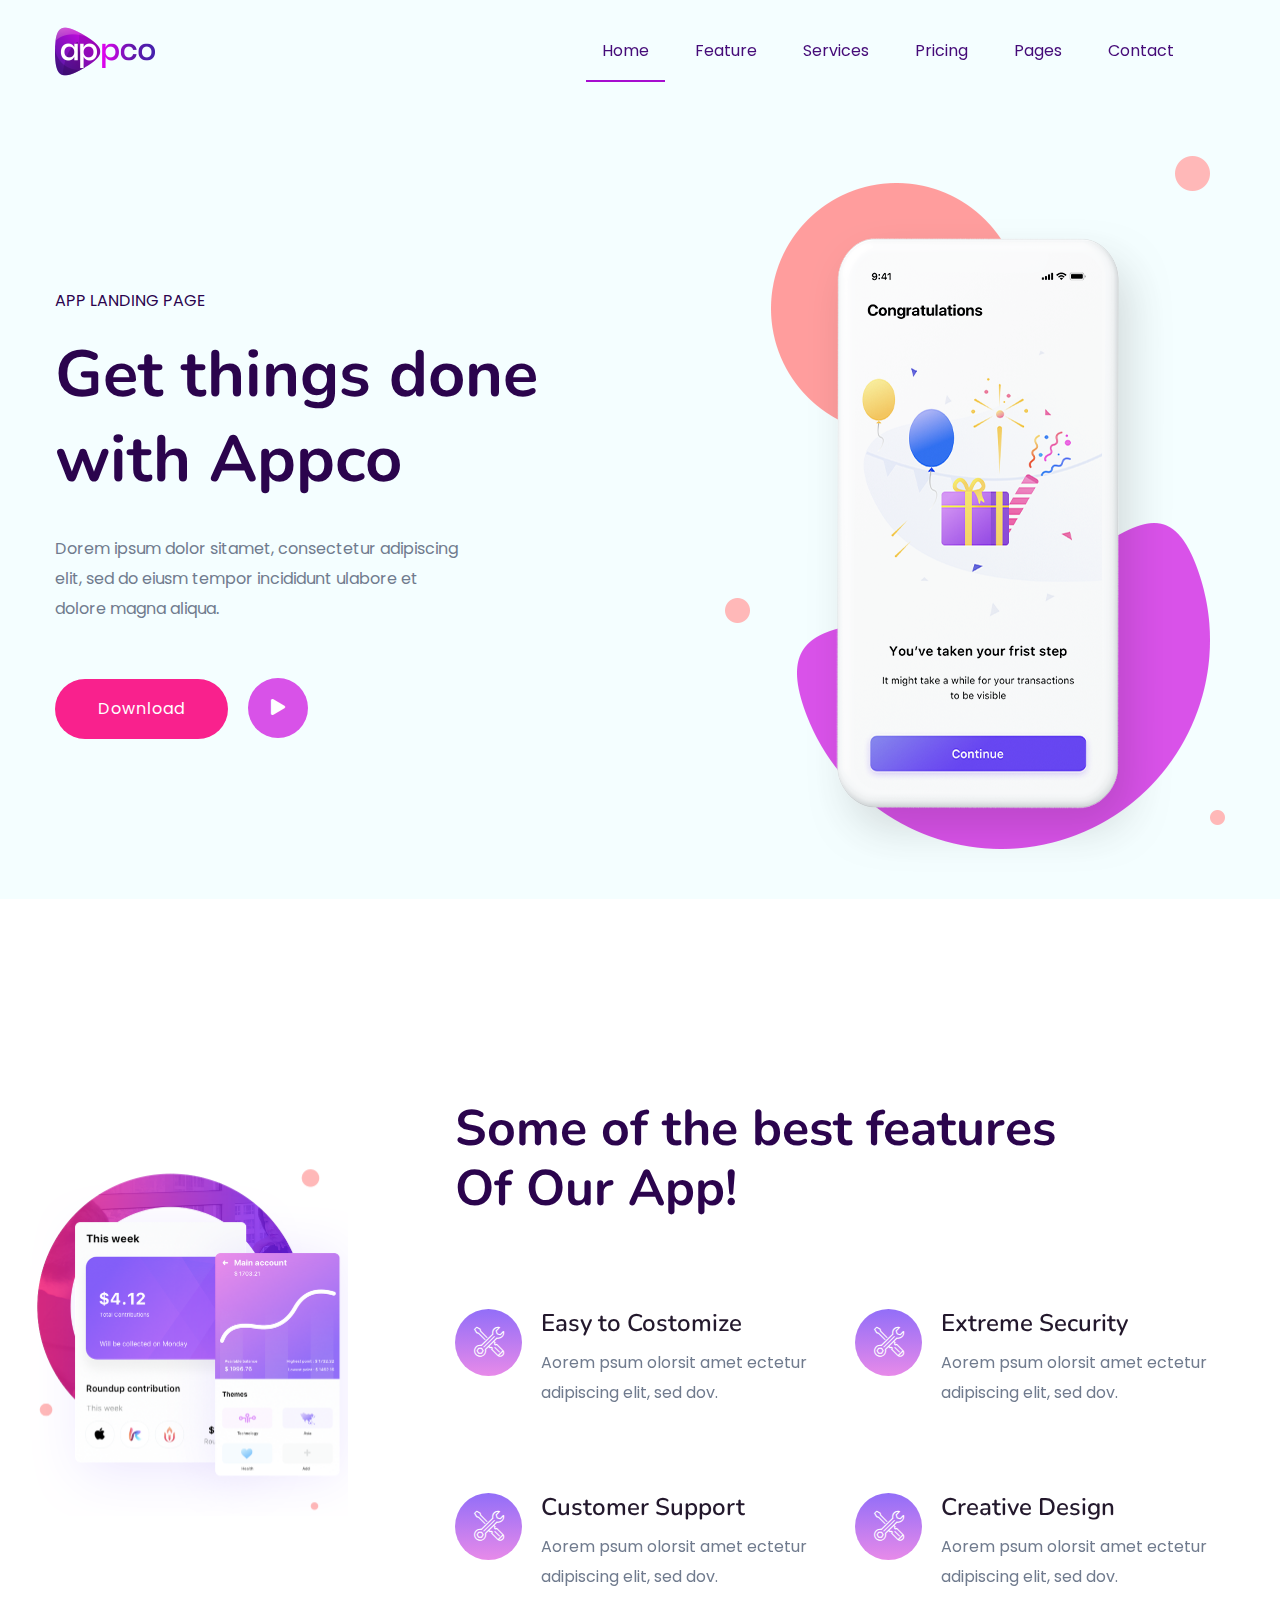
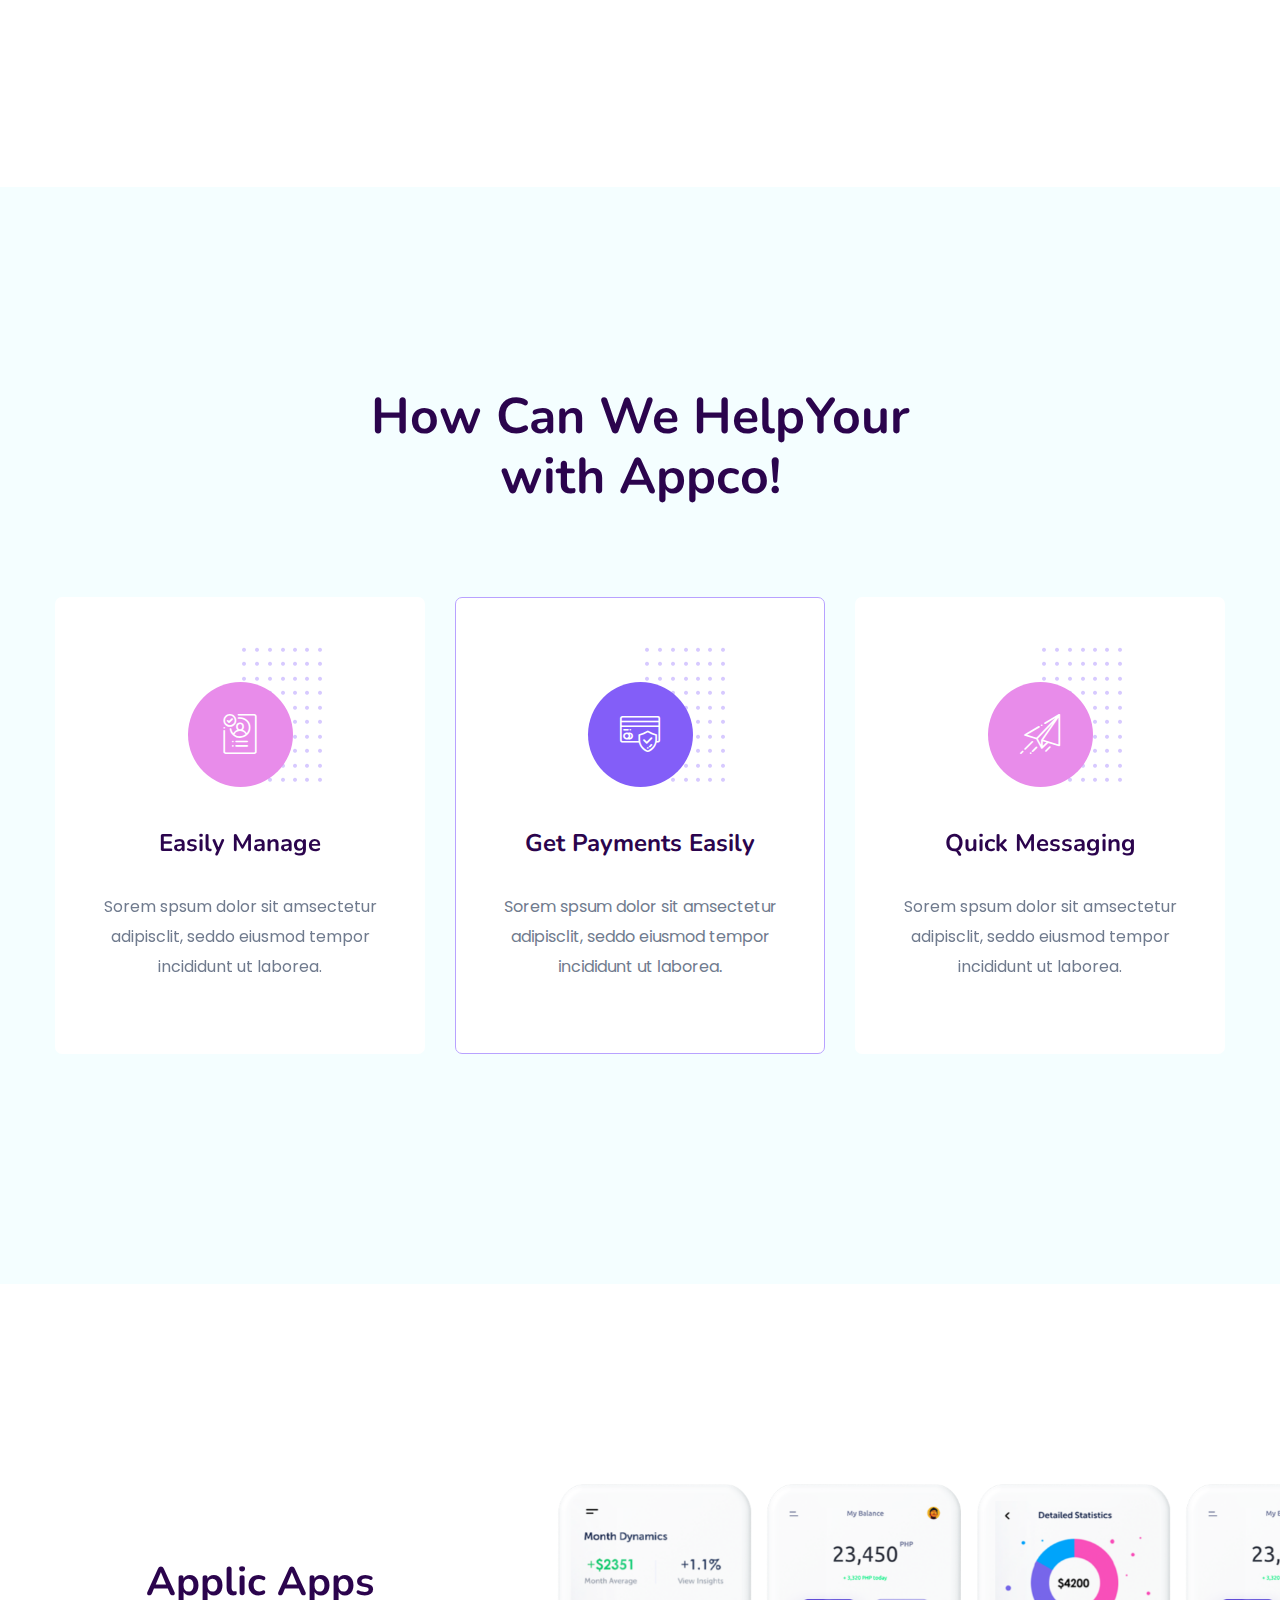
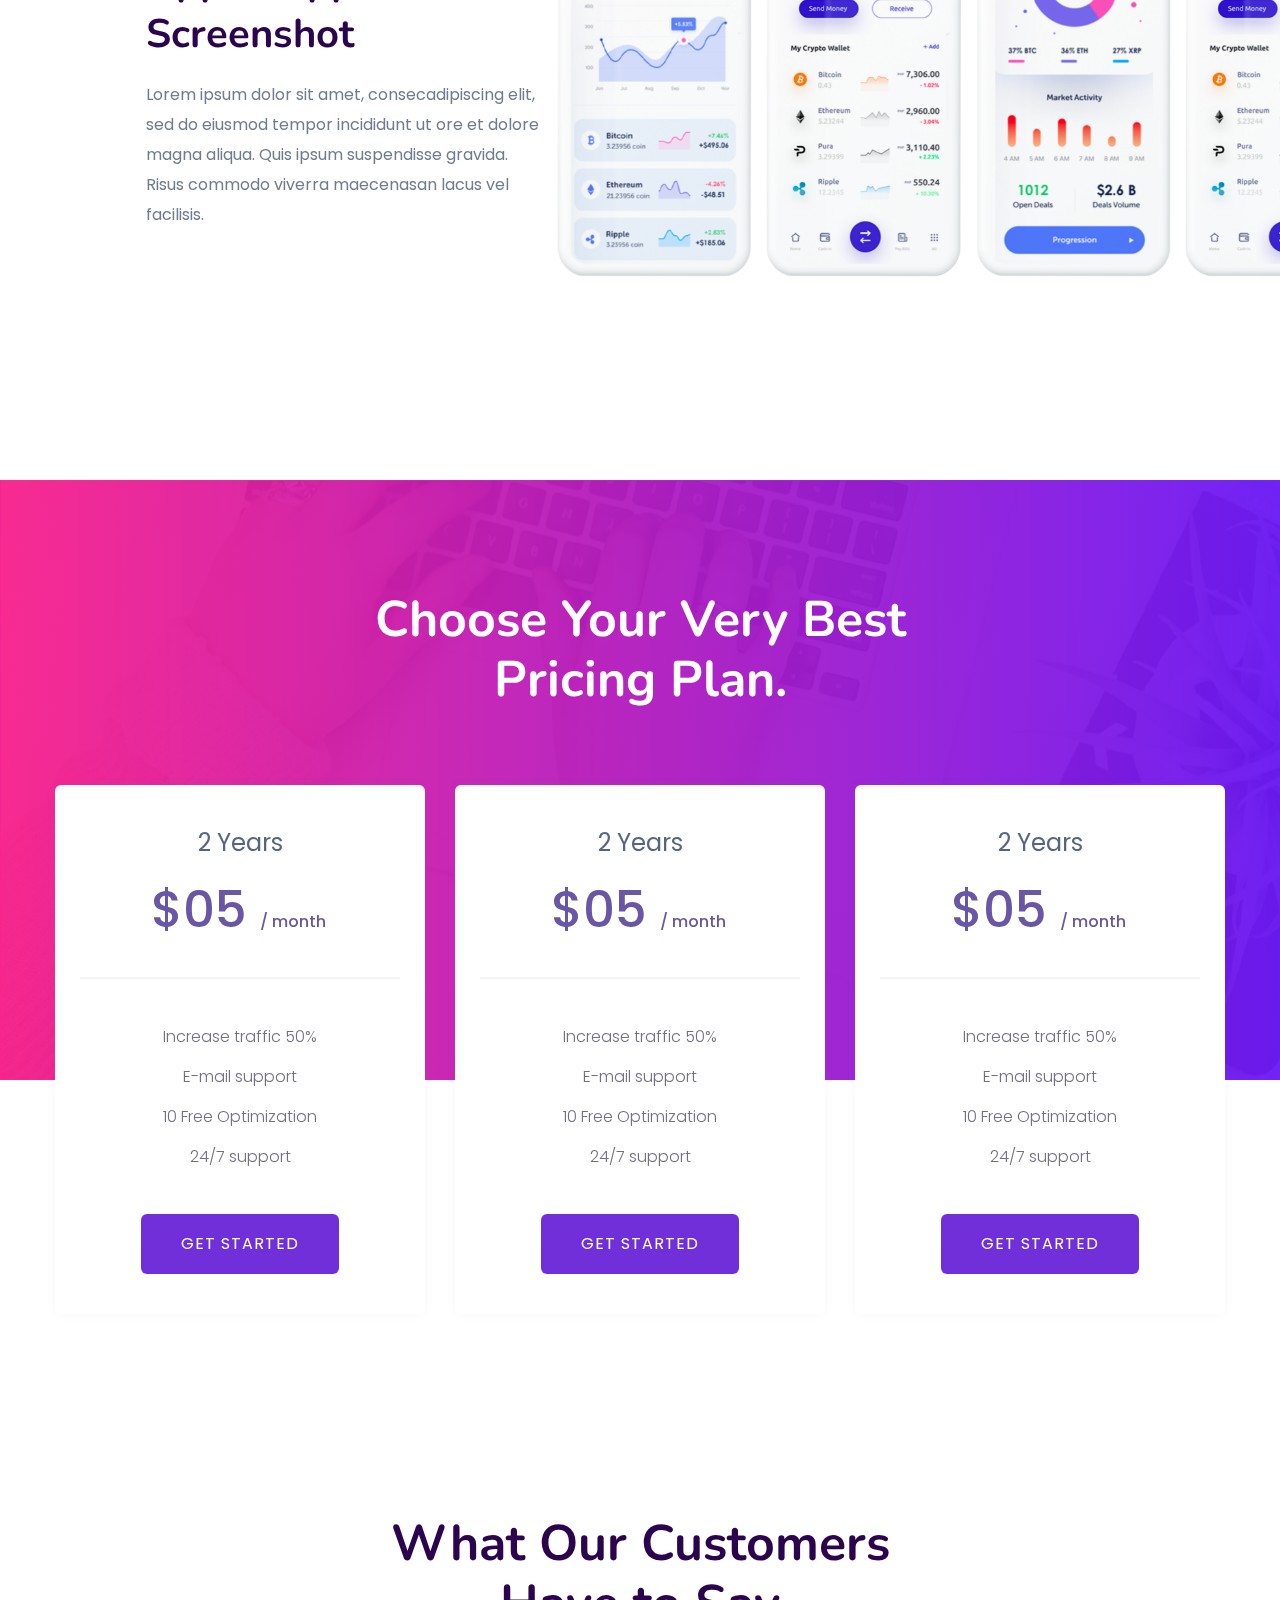
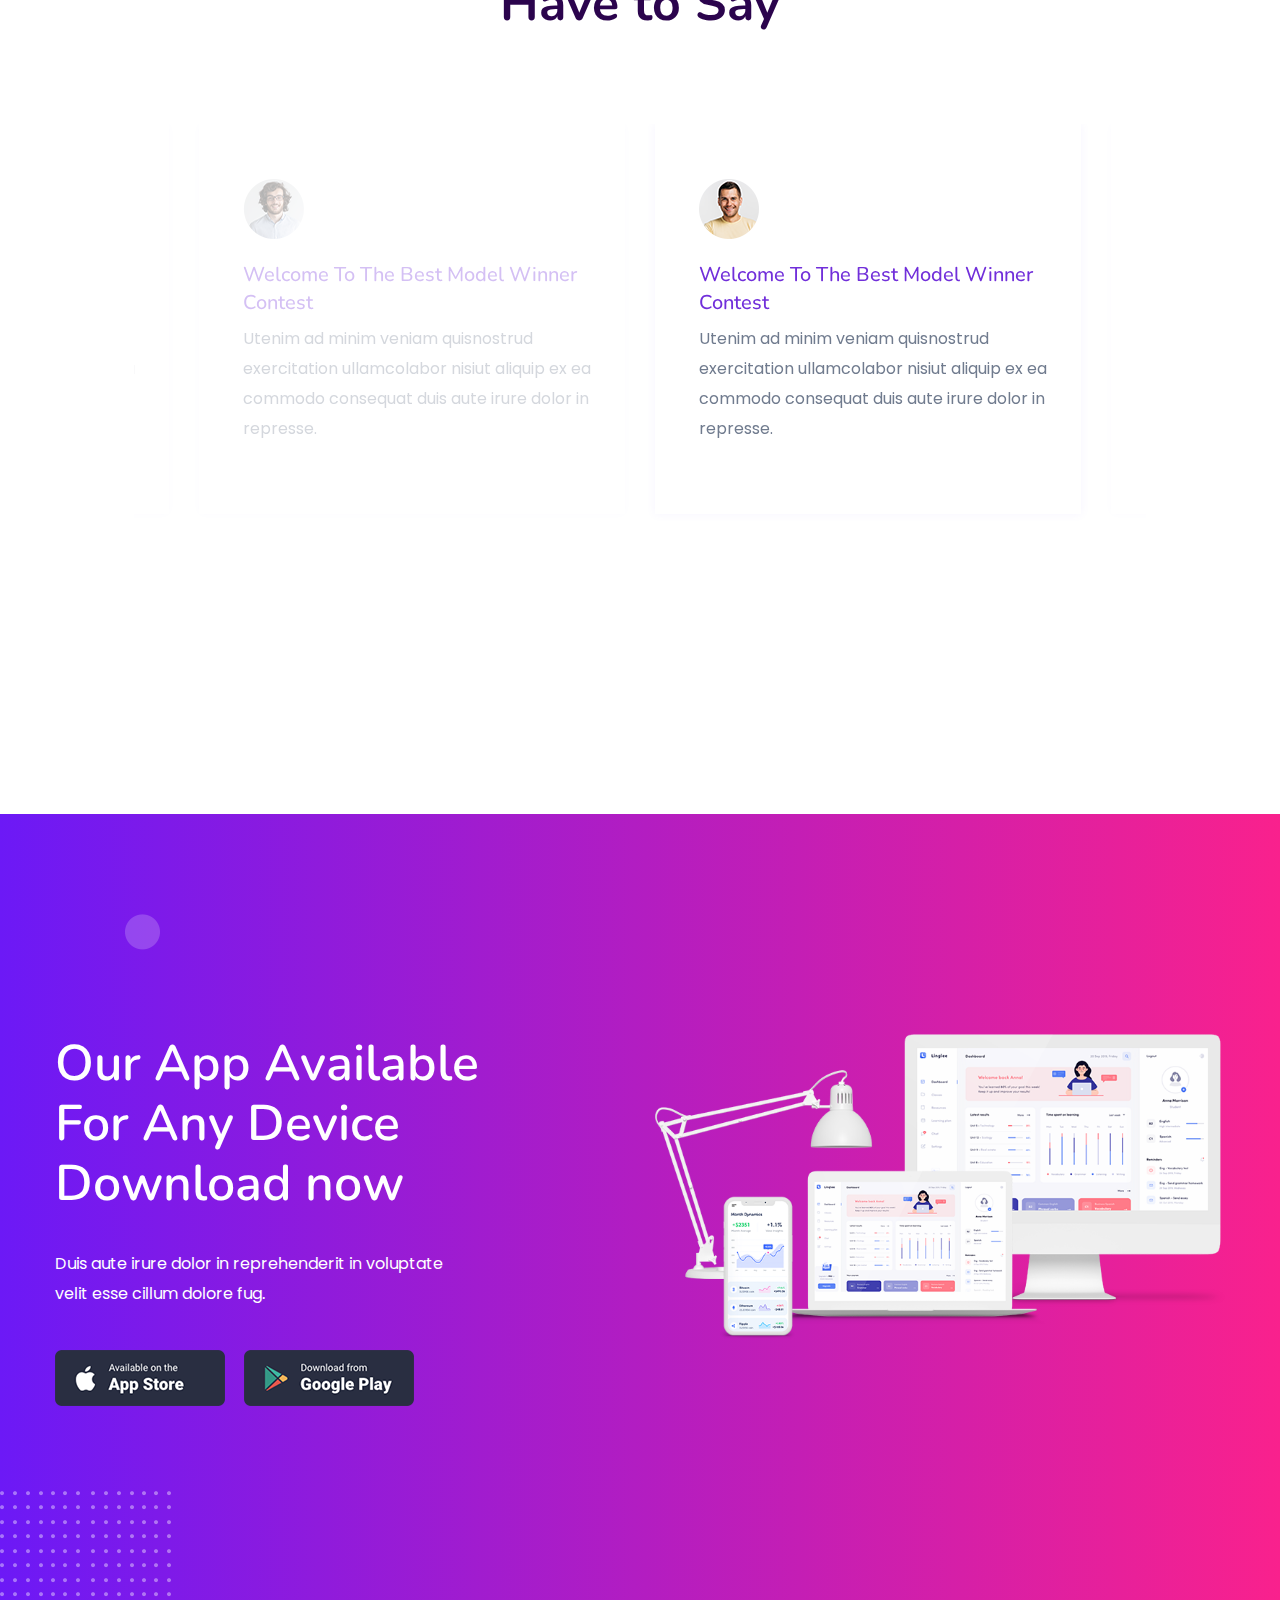
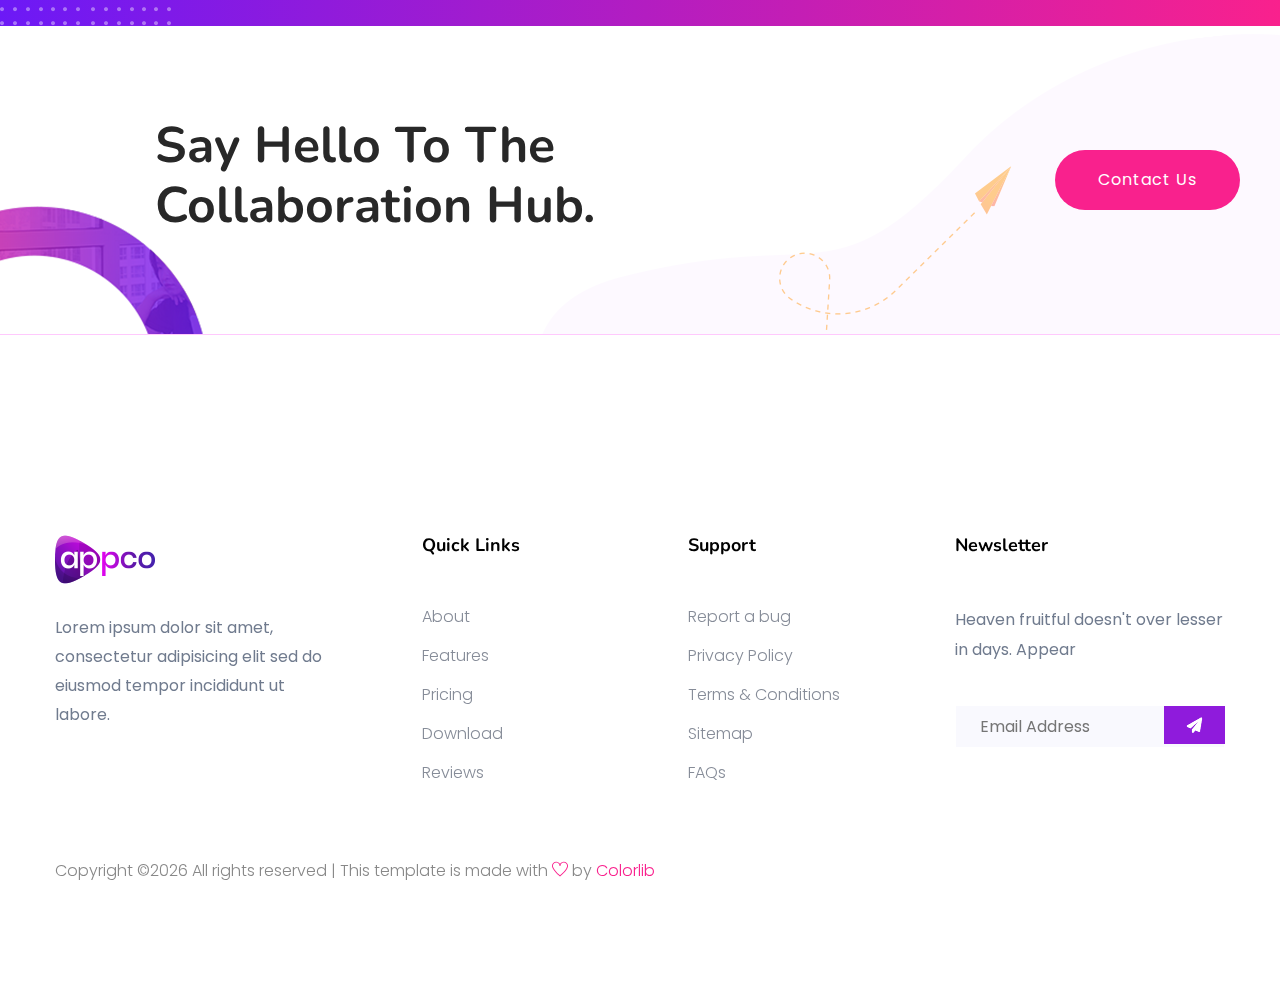
<file: template/1/index.html>
<!doctype html>
<html class="no-js" lang="zxx">
    <head>
        <meta charset="utf-8">
        <meta http-equiv="x-ua-compatible" content="ie=edge">
        <title>App Landing Template </title>
        <meta name="description" content="">
        <meta name="viewport" content="width=device-width, initial-scale=1">
        <link rel="manifest" href="site.webmanifest">
		<link rel="shortcut icon" type="image/x-icon" href="assets/img/favicon.ico">

		<!-- CSS here -->
            <link rel="stylesheet" href="assets/css/bootstrap.min.css">
            <link rel="stylesheet" href="assets/css/owl.carousel.min.css">
            <link rel="stylesheet" href="assets/css/flaticon.css">
            <link rel="stylesheet" href="assets/css/slicknav.css">
            <link rel="stylesheet" href="assets/css/animate.min.css">
            <link rel="stylesheet" href="assets/css/magnific-popup.css">
            <link rel="stylesheet" href="assets/css/fontawesome-all.min.css">
            <link rel="stylesheet" href="assets/css/themify-icons.css">
            <link rel="stylesheet" href="assets/css/slick.css">
            <link rel="stylesheet" href="assets/css/nice-select.css">
            <link rel="stylesheet" href="assets/css/style.css">
   </head>

   <body>
       
    <!-- Preloader Start -->
    <div id="preloader-active">
        <div class="preloader d-flex align-items-center justify-content-center">
            <div class="preloader-inner position-relative">
                <div class="preloader-circle"></div>
                <div class="preloader-img pere-text">
                    <img src="assets/img/logo/logo.png" alt="">
                </div>
            </div>
        </div>
    </div>
    <!-- Preloader Start -->

    <header>
        <!-- Header Start -->
       <div class="header-area header-transparrent ">
            <div class="main-header header-sticky">
                <div class="container">
                    <div class="row align-items-center">
                        <!-- Logo -->
                        <div class="col-xl-2 col-lg-2 col-md-2">
                            <div class="logo">
                                <a href="index.html"><img src="assets/img/logo/logo.png" alt=""></a>
                            </div>
                        </div>
                        <div class="col-xl-10 col-lg-10 col-md-10">
                            <!-- Main-menu -->
                            <div class="main-menu f-right d-none d-lg-block">
                                <nav>
                                    <ul id="navigation">    
                                        <li class="active"><a href="index.html"> Home</a></li>
                                        <li><a href="feature.html">Feature</a></li>
                                        <li><a href="services.html">Services</a></li>
                                        <li><a href="pricing.html">Pricing</a></li>
                                        <li><a href="#">Pages</a>
                                            <ul class="submenu">
                                                <li><a href="blog.html">Blog</a></li>
                                                <li><a href="single-blog.html">Blog Details</a></li>
                                                <li><a href="elements.html">Element</a></li>
                                            </ul>
                                        </li>
                                        <li><a href="contact.html">Contact</a></li>
                                    </ul>
                                </nav>
                            </div>
                        </div>
                        <!-- Mobile Menu -->
                        <div class="col-12">
                            <div class="mobile_menu d-block d-lg-none"></div>
                        </div>
                    </div>
                </div>
            </div>
       </div>
        <!-- Header End -->
    </header>

    <main>

        <!-- Slider Area Start-->
        <div class="slider-area ">
            <div class="slider-active">
                <div class="single-slider slider-height slider-padding sky-blue d-flex align-items-center">
                    <div class="container">
                        <div class="row d-flex align-items-center">
                            <div class="col-lg-6 col-md-9 ">
                                <div class="hero__caption">
                                    <span data-animation="fadeInUp" data-delay=".4s">App Landing Page</span>
                                    <h1 data-animation="fadeInUp" data-delay=".6s">Get things done<br>with Appco</h1>
                                    <p data-animation="fadeInUp" data-delay=".8s">Dorem ipsum dolor sitamet, consectetur adipiscing elit, sed do eiusm tempor incididunt ulabore et dolore magna aliqua.</p>
                                    <!-- Slider btn -->
                                   <div class="slider-btns">
                                        <!-- Hero-btn -->
                                        <a data-animation="fadeInLeft" data-delay="1.0s" href="industries.html" class="btn radius-btn">Download</a>
                                        <!-- Video Btn -->
                                        <a data-animation="fadeInRight" data-delay="1.0s" class="popup-video video-btn ani-btn" href="https://www.youtube.com/watch?v=1aP-TXUpNoU"><i class="fas fa-play"></i></a>
                                   </div>
                                </div>
                            </div>
                            <div class="col-lg-6">
                                <div class="hero__img d-none d-lg-block f-right" data-animation="fadeInRight" data-delay="1s">
                                    <img src="assets/img/hero/hero_right.png" alt="">
                                </div>
                            </div>
                        </div>
                    </div>
                </div> 
                <div class="single-slider slider-height slider-padding sky-blue d-flex align-items-center">
                    <div class="container">
                        <div class="row d-flex align-items-center">
                            <div class="col-lg-6 col-md-9 ">
                                <div class="hero__caption">
                                    <span data-animation="fadeInUp" data-delay=".4s">App Landing Page</span>
                                    <h1 data-animation="fadeInUp" data-delay=".6s">Get things done<br>with Appco</h1>
                                    <p data-animation="fadeInUp" data-delay=".8s">Dorem ipsum dolor sitamet, consectetur adipiscing elit, sed do eiusm tempor incididunt ulabore et dolore magna aliqua.</p>
                                    <!-- Slider btn -->
                                   <div class="slider-btns">
                                        <!-- Hero-btn -->
                                        <a data-animation="fadeInLeft" data-delay="1.0s" href="industries.html" class="btn radius-btn">Download</a>
                                        <!-- Video Btn -->
                                        <a data-animation="fadeInRight" data-delay="1.0s" class="popup-video video-btn ani-btn" href="https://www.youtube.com/watch?v=1aP-TXUpNoU"><i class="fas fa-play"></i></a>
                                   </div>
                                </div>
                            </div>
                            <div class="col-lg-6">
                                <div class="hero__img d-none d-lg-block f-right" data-animation="fadeInRight" data-delay="1s">
                                    <img src="assets/img/hero/hero_right.png" alt="">
                                </div>
                            </div>
                        </div>
                    </div>
                </div> 
            </div>
        </div>
        <!-- Slider Area End -->
        <!-- Best Features Start -->
        <section class="best-features-area section-padd4">
            <div class="container">
                <div class="row justify-content-end">
                    <div class="col-xl-8 col-lg-10">
                        <!-- Section Tittle -->
                        <div class="row">
                            <div class="col-lg-10 col-md-10">
                                <div class="section-tittle">
                                    <h2>Some of the best features Of Our App!</h2>
                                </div>
                            </div>
                        </div>
                        <!-- Section caption -->
                        <div class="row">
                            <div class="col-xl-6 col-lg-6 col-md-6">
                                <div class="single-features mb-70">
                                    <div class="features-icon">
                                        <span class="flaticon-support"></span>
                                    </div>
                                    <div class="features-caption">
                                        <h3>Easy to Costomize</h3>
                                        <p>Aorem psum olorsit amet ectetur adipiscing elit, sed dov.</p>
                                    </div>
                                </div>
                            </div>
                             <div class="col-xl-6 col-lg-6 col-md-6">
                                <div class="single-features mb-70">
                                    <div class="features-icon">
                                        <span class="flaticon-support"></span>
                                    </div>
                                    <div class="features-caption">
                                        <h3>Extreme Security</h3>
                                        <p>Aorem psum olorsit amet ectetur adipiscing elit, sed dov.</p>
                                    </div>
                                </div>
                            </div> 
                            <div class="col-xl-6 col-lg-6 col-md-6">
                                <div class="single-features mb-70">
                                    <div class="features-icon">
                                        <span class="flaticon-support"></span>
                                    </div>
                                    <div class="features-caption">
                                        <h3>Customer Support</h3>
                                        <p>Aorem psum olorsit amet ectetur adipiscing elit, sed dov.</p>
                                    </div>
                                </div>
                            </div>
                             <div class="col-xl-6 col-lg-6 col-md-6">
                                <div class="single-features mb-70">
                                    <div class="features-icon">
                                        <span class="flaticon-support"></span>
                                    </div>
                                    <div class="features-caption">
                                        <h3>Creative Design</h3>
                                        <p>Aorem psum olorsit amet ectetur adipiscing elit, sed dov.</p>
                                    </div>
                                </div>
                            </div>
                        </div>
                    </div>
                </div>
            </div>
            <!-- Shpe -->
            <div class="features-shpae d-none d-lg-block">
                <img src="assets/img/shape/best-features.png" alt="">
            </div>
        </section>
        <!-- Best Features End -->
        <!-- Services Area Start -->
        <section class="service-area sky-blue section-padding2">
            <div class="container">
                <!-- Section Tittle -->
                <div class="row d-flex justify-content-center">
                    <div class="col-lg-6">
                        <div class="section-tittle text-center">
                            <h2>How Can We HelpYour<br>with Appco!</h2>
                        </div>
                    </div>
                </div>
                <!-- Section caption -->
                <div class="row">
                    <div class="col-xl-4 col-lg-4 col-md-6">
                        <div class="services-caption text-center mb-30">
                            <div class="service-icon">
                                <span class="flaticon-businessman"></span>
                            </div> 
                            <div class="service-cap">
                                <h4><a href="#">Easily Manage</a></h4>
                                <p>Sorem spsum dolor sit amsectetur adipisclit, seddo eiusmod tempor incididunt ut laborea.</p>
                            </div>
                        </div>
                    </div>
                    <div class="col-xl-4 col-lg-4 col-md-6">
                        <div class="services-caption active text-center mb-30">
                            <div class="service-icon">
                                <span class="flaticon-pay"></span>
                            </div> 
                            <div class="service-cap">
                                <h4><a href="#">Get Payments Easily</a></h4>
                                <p>Sorem spsum dolor sit amsectetur adipisclit, seddo eiusmod tempor incididunt ut laborea.</p>
                            </div>
                        </div>
                    </div> 
                    <div class="col-xl-4 col-lg-4 col-md-6">
                        <div class="services-caption text-center mb-30">
                            <div class="service-icon">
                                <span class="flaticon-plane"></span>
                            </div> 
                            <div class="service-cap">
                                <h4><a href="#">Quick Messaging</a></h4>
                                <p>Sorem spsum dolor sit amsectetur adipisclit, seddo eiusmod tempor incididunt ut laborea.</p>
                            </div>
                        </div>
                    </div>
                </div>
            </div>
        </section>
        <!-- Services Area End -->
        <!-- Applic App Start -->
        <div class="applic-apps section-padding2">
            <div class="container-fluid">
                <div class="row">
                    <!-- slider Heading -->
                    <div class="col-xl-4 col-lg-4 col-md-8">
                        <div class="single-cases-info mb-30">
                            <h3>Applic Apps<br> Screenshot</h3>
                            <p>Lorem ipsum dolor sit amet, consecadipiscing elit, sed do eiusmod tempor incididunt ut ore et dolore magna aliqua. Quis ipsum suspendisse gravida. Risus commodo viverra maecenasan lacus vel facilisis. </p>
                        </div>
                    </div>
                    <!-- OwL -->
                    <div class="col-xl-8 col-lg-8 col-md-col-md-7">
                        <div class="app-active owl-carousel"> 
                            <div class="single-cases-img">
                                <img src="assets/img/gallery/App1.png" alt="">
                            </div>
                            <div class="single-cases-img">
                                <img src="assets/img/gallery/App2.png" alt="">
                            </div>
                            <div class="single-cases-img">
                                <img src="assets/img/gallery/App3.png" alt="">
                            </div>
                            <div class="single-cases-img">
                                <img src="assets/img/gallery/App2.png" alt="">
                            </div>
                            <div class="single-cases-img">
                                <img src="assets/img/gallery/App1.png" alt="">
                            </div>
                        </div>
                    </div>
                </div>
            </div>
        </div>
        <!-- Applic App End -->
        <!-- Best Pricing Start -->
        <section class="best-pricing pricing-padding" data-background="assets/img/gallery/best_pricingbg.jpg">
            <div class="container">
                <!-- Section Tittle -->
                <div class="row d-flex justify-content-center">
                    <div class="col-lg-6 col-md-8">
                        <div class="section-tittle section-tittle2 text-center">
                            <h2>Choose Your Very Best Pricing Plan.</h2>
                        </div>
                    </div>
                </div>
            </div>
        </section>
        <!-- Best Pricing End -->
        <!-- Pricing Card Start -->
        <div class="pricing-card-area">
            <div class="container">
                <div class="row">
                    <div class="col-xl-4 col-lg-4 col-md-6">
                        <div class="single-card text-center mb-30">
                            <div class="card-top">
                                <span>2 Years</span>
                                <h4>$05 <span>/ month</span></h4>
                            </div>
                            <div class="card-bottom">
                                <ul>
                                    <li>Increase traffic 50%</li>
                                    <li>E-mail support</li>
                                    <li>10 Free Optimization</li>
                                    <li>24/7  support</li>
                                </ul>
                                <a href="services.html" class="btn card-btn1">Get Started</a>
                            </div>
                        </div>
                    </div>
                    <div class="col-xl-4 col-lg-4 col-md-6">
                        <div class="single-card  text-center mb-30">
                            <div class="card-top">
                                <span>2 Years</span>
                                <h4>$05 <span>/ month</span></h4>
                            </div>
                            <div class="card-bottom">
                                <ul>
                                    <li>Increase traffic 50%</li>
                                    <li>E-mail support</li>
                                    <li>10 Free Optimization</li>
                                    <li>24/7  support</li>
                                </ul>
                                <a href="services.html" class="btn card-btn1">Get Started</a>
                            </div>
                        </div>
                    </div>
                    <div class="col-xl-4 col-lg-4 col-md-6">
                        <div class="single-card text-center mb-30">
                            <div class="card-top">
                                <span>2 Years</span>
                                <h4>$05 <span>/ month</span></h4>
                            </div>
                            <div class="card-bottom">
                                <ul>
                                    <li>Increase traffic 50%</li>
                                    <li>E-mail support</li>
                                    <li>10 Free Optimization</li>
                                    <li>24/7  support</li>
                                </ul>
                                <a href="services.html" class="btn card-btn1">Get Started</a>
                            </div>
                        </div>
                    </div>
                </div>
            </div>
        </div>
        <!-- Pricing Card End -->
        <!-- Our Customer Start -->
        <div class="our-customer section-padd-top30">
            <div class="container-fluid">
            <div class="our-customer-wrapper">
                    <!-- Section Tittle -->
                    <div class="row d-flex justify-content-center">
                        <div class="col-xl-8">
                            <div class="section-tittle text-center">
                                <h2>What Our Customers<br> Have to Say</h2>
                            </div>
                        </div>
                    </div>
                    <div class="row">
                        <div class="col-12">
                            <div class="customar-active dot-style d-flex dot-style">
                                <div class="single-customer mb-100">
                                    <div class="what-img">
                                        <img src="assets/img/shape/man1.png" alt="">
                                    </div>
                                    <div class="what-cap">
                                        <h4><a href="#">Welcome To The Best Model  Winner Contest</a></h4>
                                        <p>Utenim ad minim veniam quisnostrud exercitation ullamcolabor nisiut aliquip ex ea commodo consequat duis aute irure dolor in represse.</p>
                                    </div>
                                </div>
                            
                                <div class="single-customer mb-100">
                                    <div class="what-img">
                                        <img src="assets/img/shape/man2.png" alt="">
                                    </div>
                                    <div class="what-cap">
                                        <h4><a href="#">Welcome To The Best Model  Winner Contest</a></h4>
                                        <p>Utenim ad minim veniam quisnostrud exercitation ullamcolabor nisiut aliquip ex ea commodo consequat duis aute irure dolor in represse.</p>
                                    </div>
                                </div>
                            
                                <div class="single-customer mb-100">
                                    <div class="what-img">
                                        <img src="assets/img/shape/man3.png" alt="">
                                    </div>
                                    <div class="what-cap">
                                        <h4><a href="#">Welcome To The Best Model  Winner Contest</a></h4>
                                        <p>Utenim ad minim veniam quisnostrud exercitation ullamcolabor nisiut aliquip ex ea commodo consequat duis aute irure dolor in represse.</p>
                                    </div>
                                </div>
                            
                                <div class="single-customer mb-100">
                                    <div class="what-img">
                                        <img src="assets/img/shape/man2.png" alt="">
                                    </div>
                                    <div class="what-cap">
                                        <h4><a href="#">Welcome To The Best Model  Winner Contest</a></h4>
                                        <p>Utenim ad minim veniam quisnostrud exercitation ullamcolabor nisiut aliquip ex ea commodo consequat duis aute irure dolor in represse.</p>
                                    </div>
                                </div>
                            
                            </div>
                        </div>
                    </div>
            </div>
            </div>
        </div>           
        <!-- Our Customer End -->
        <!-- Available App  Start-->
        <div class="available-app-area">
            <div class="container">
                <div class="row d-flex justify-content-between">
                    <div class="col-xl-5 col-lg-6">
                        <div class="app-caption">
                            <div class="section-tittle section-tittle3">
                                <h2>Our App Available For Any Device Download now</h2>
                                <p>Duis aute irure dolor in reprehenderit in voluptate velit esse cillum dolore fug.</p>
                                <div class="app-btn">
                                    <a href="#" class="app-btn1"><img src="assets/img/shape/app_btn1.png" alt=""></a>
                                    <a href="#" class="app-btn2"><img src="assets/img/shape/app_btn2.png" alt=""></a>
                                </div>
                            </div>
                        </div>
                    </div>
                    <div class="col-xl-6 col-lg-6">
                        <div class="app-img">
                            <img src="assets/img/shape/available-app.png" alt="">
                        </div>
                    </div>
                </div>
            </div>
            <!-- Shape -->
            <div class="app-shape">
                <img src="assets/img/shape/app-shape-top.png" alt="" class="app-shape-top heartbeat d-none d-lg-block">
                <img src="assets/img/shape/app-shape-left.png" alt="" class="app-shape-left d-none d-xl-block">
                <!-- <img src="assets/img/shape/app-shape-right.png" alt="" class="app-shape-right bounce-animate "> -->
            </div>
        </div>
        <!-- Available App End-->
        <!-- Say Something Start -->
        <div class="say-something-aera pt-90 pb-90 fix">
            <div class="container">
                <div class="row justify-content-between align-items-center">
                    <div class="offset-xl-1 offset-lg-1 col-xl-5 col-lg-5">
                        <div class="say-something-cap">
                            <h2>Say Hello To The Collaboration Hub.</h2>
                        </div>
                    </div>
                    <div class="col-xl-2 col-lg-3">
                        <div class="say-btn">
                            <a href="#" class="btn radius-btn">Contact Us</a>
                        </div>
                    </div>
                </div>
            </div>
            <!-- shape -->
            <div class="say-shape">
                <img src="assets/img/shape/say-shape-left.png" alt="" class="say-shape1 rotateme d-none d-xl-block">
                <img src="assets/img/shape/say-shape-right.png" alt="" class="say-shape2 d-none d-lg-block">
            </div>
        </div>
        <!-- Say Something End -->
     
    </main>
   <footer>

       <!-- Footer Start-->
      <div class="footer-main">
        <div class="footer-area footer-padding">
            <div class="container">
                <div class="row  justify-content-between">
                    <div class="col-lg-3 col-md-4 col-sm-8">
                         <div class="single-footer-caption mb-30">
                              <!-- logo -->
                             <div class="footer-logo">
                                 <a href="index.html"><img src="assets/img/logo/logo2_footer.png" alt=""></a>
                             </div>
                             <div class="footer-tittle">
                                 <div class="footer-pera">
                                     <p class="info1">Lorem ipsum dolor sit amet, consectetur adipisicing elit sed do eiusmod tempor incididunt ut labore.</p>
                                </div>
                             </div>
                         </div>
                    </div>
                    <div class="col-lg-2 col-md-4 col-sm-5">
                        <div class="single-footer-caption mb-50">
                            <div class="footer-tittle">
                                <h4>Quick Links</h4>
                                <ul>
                                    <li><a href="#">About</a></li>
                                    <li><a href="#">Features</a></li>
                                    <li><a href="#">Pricing</a></li>
                                    <li><a href="#">Download</a></li>
                                    <li><a href="#">Reviews</a></li>
                                </ul>
                            </div>
                        </div>
                    </div>
                    <div class="col-lg-2 col-md-4 col-sm-7">
                        <div class="single-footer-caption mb-50">
                            <div class="footer-tittle">
                                <h4>Support</h4>
                                <ul>
                                    <li><a href="#">Report a bug</a></li>
                                    <li><a href="#">Privacy Policy</a></li>
                                    <li><a href="#">Terms & Conditions</a></li>
                                    <li><a href="#">Sitemap</a></li>
                                    <li><a href="#">FAQs</a></li>
                                </ul>
                            </div>
                        </div>
                    </div>
                    <div class="col-lg-3 col-md-6 col-sm-8">
                        <div class="single-footer-caption mb-50">
                            <div class="footer-tittle">
                                <h4>Newsletter</h4>
                                <div class="footer-pera footer-pera2">
                                 <p>Heaven fruitful doesn't over lesser in days. Appear </p>
                             </div>
                             <!-- Form -->
                             <div class="footer-form">
                                 <div id="mc_embed_signup">
                                     <form target="_blank" action="https://spondonit.us12.list-manage.com/subscribe/post?u=1462626880ade1ac87bd9c93a&amp;id=92a4423d01" method="get" class="subscribe_form relative mail_part" novalidate="true">
                                         <input type="email" name="EMAIL" id="newsletter-form-email" placeholder=" Email Address " class="placeholder hide-on-focus" onfocus="this.placeholder = ''" onblur="this.placeholder = ' Email Address '">
                                         <div class="form-icon">
                                             <button type="submit" name="submit" id="newsletter-submit" class="email_icon newsletter-submit button-contactForm"><img src="assets/img/shape/form_icon.png" alt=""></button>
                                         </div>
                                         <div class="mt-10 info"></div>
                                     </form>
                                 </div>
                             </div>
                            </div>
                        </div>
                    </div>
                </div>
                <!-- Copy-Right -->
                <div class="row align-items-center">
                    <div class="col-xl-12 ">
                        <div class="footer-copy-right">
                           <p><!-- Link back to Colorlib can't be removed. Template is licensed under CC BY 3.0. -->
  Copyright &copy;<script>document.write(new Date().getFullYear());</script> All rights reserved | This template is made with <i class="ti-heart" aria-hidden="true"></i> by <a href="https://colorlib.com" target="_blank">Colorlib</a>
  <!-- Link back to Colorlib can't be removed. Template is licensed under CC BY 3.0. --></p>
                        </div>
                    </div>
                </div>
            </div>
        </div>
      </div>
       <!-- Footer End-->

   </footer>
   
	<!-- JS here -->
	
		<!-- All JS Custom Plugins Link Here here -->
        <script src="./assets/js/vendor/modernizr-3.5.0.min.js"></script>
		
		<!-- Jquery, Popper, Bootstrap -->
		<script src="./assets/js/vendor/jquery-1.12.4.min.js"></script>
        <script src="./assets/js/popper.min.js"></script>
        <script src="./assets/js/bootstrap.min.js"></script>
	    <!-- Jquery Mobile Menu -->
        <script src="./assets/js/jquery.slicknav.min.js"></script>

		<!-- Jquery Slick , Owl-Carousel Plugins -->
        <script src="./assets/js/owl.carousel.min.js"></script>
        <script src="./assets/js/slick.min.js"></script>
        <!-- Date Picker -->
        <script src="./assets/js/gijgo.min.js"></script>
		<!-- One Page, Animated-HeadLin -->
        <script src="./assets/js/wow.min.js"></script>
		<script src="./assets/js/animated.headline.js"></script>
        <script src="./assets/js/jquery.magnific-popup.js"></script>

		<!-- Scrollup, nice-select, sticky -->
        <script src="./assets/js/jquery.scrollUp.min.js"></script>
        <script src="./assets/js/jquery.nice-select.min.js"></script>
		<script src="./assets/js/jquery.sticky.js"></script>
        
        <!-- contact js -->
        <script src="./assets/js/contact.js"></script>
        <script src="./assets/js/jquery.form.js"></script>
        <script src="./assets/js/jquery.validate.min.js"></script>
        <script src="./assets/js/mail-script.js"></script>
        <script src="./assets/js/jquery.ajaxchimp.min.js"></script>
        
		<!-- Jquery Plugins, main Jquery -->	
        <script src="./assets/js/plugins.js"></script>
        <script src="./assets/js/main.js"></script>
        
    </body>
</html>
</file>
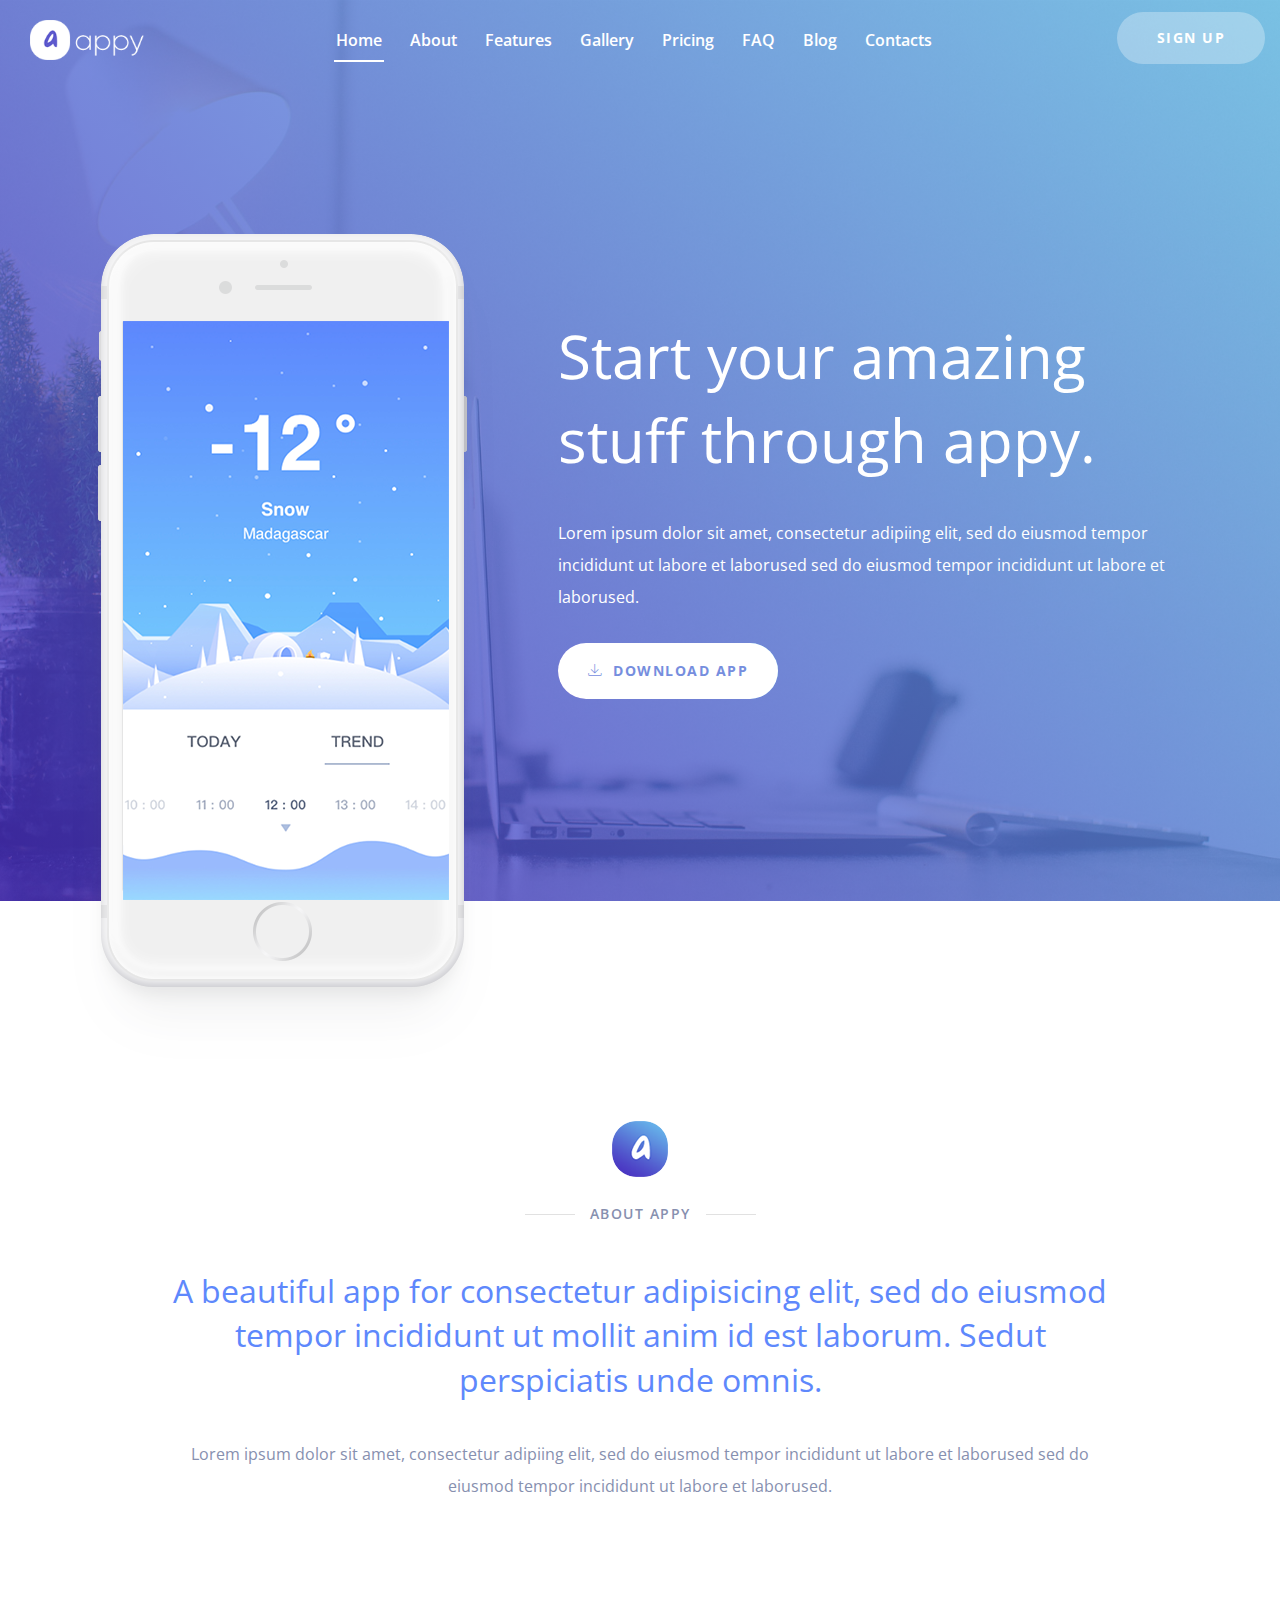
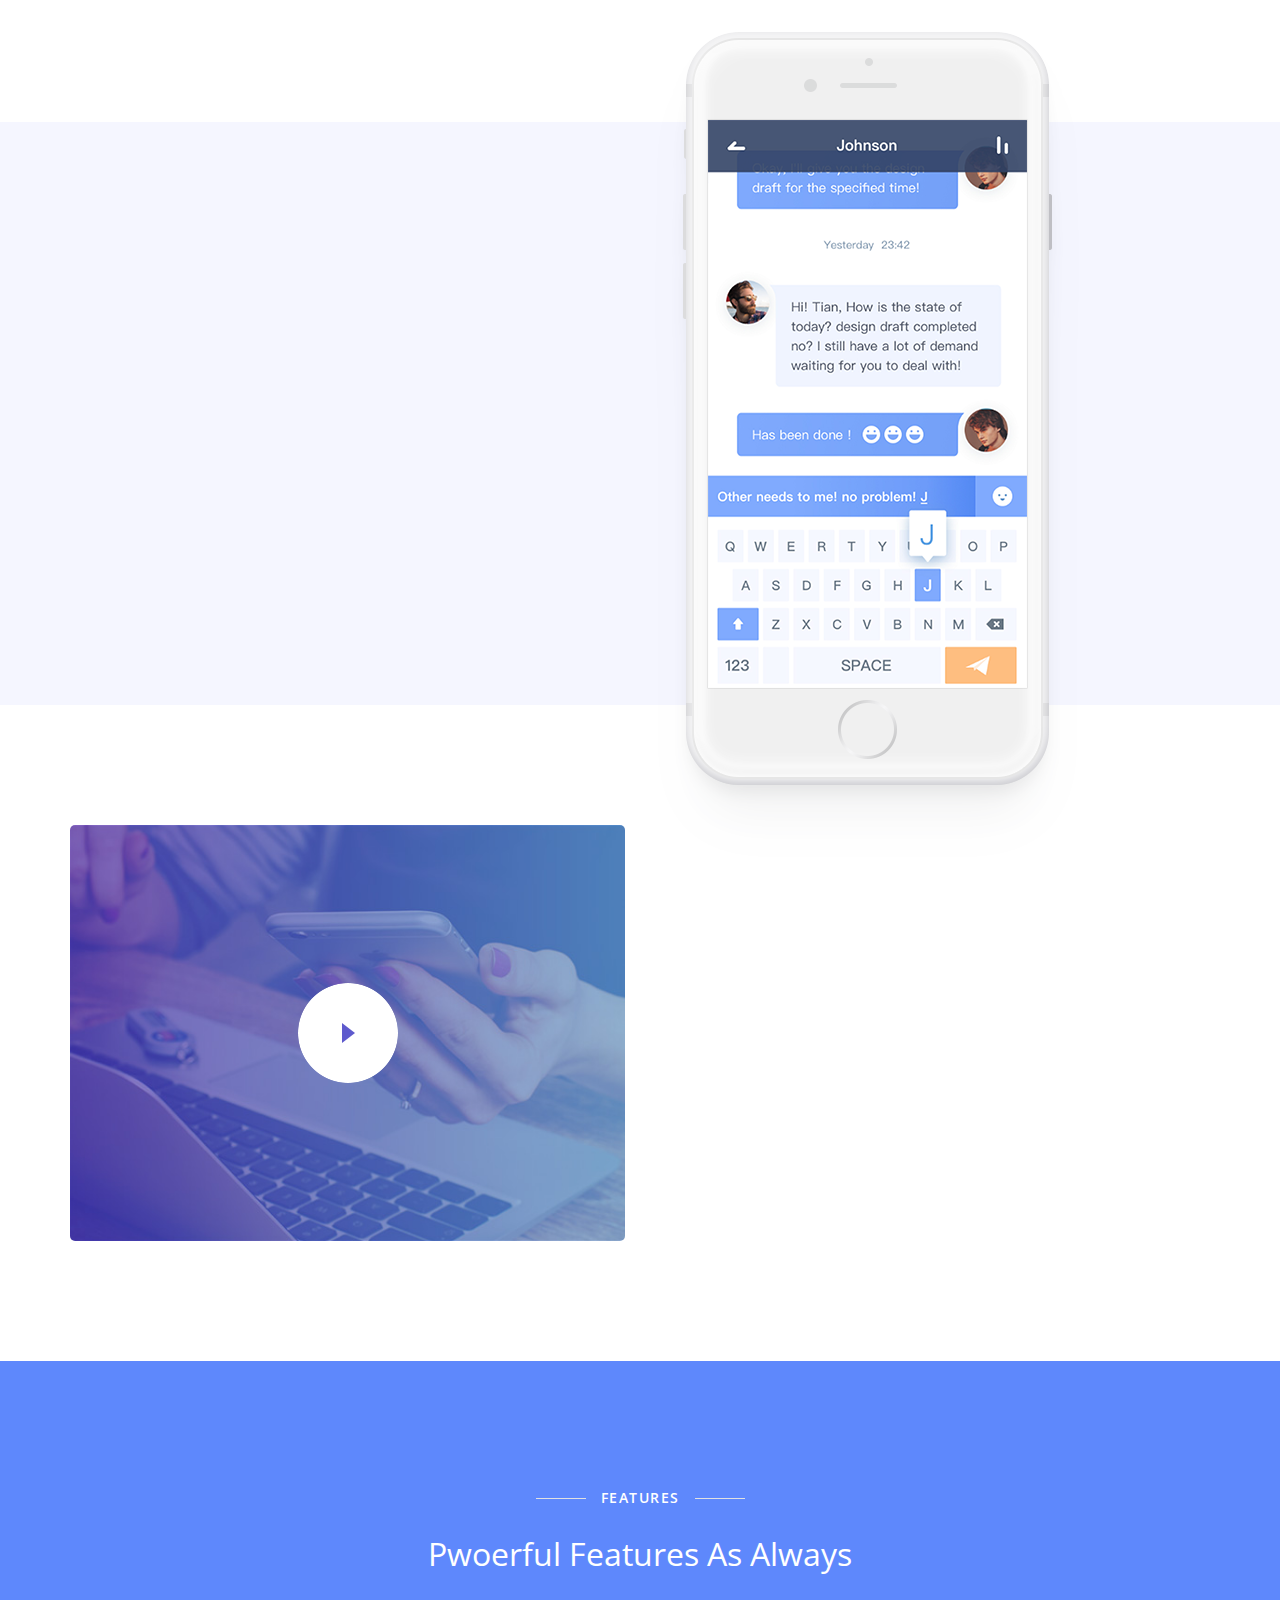
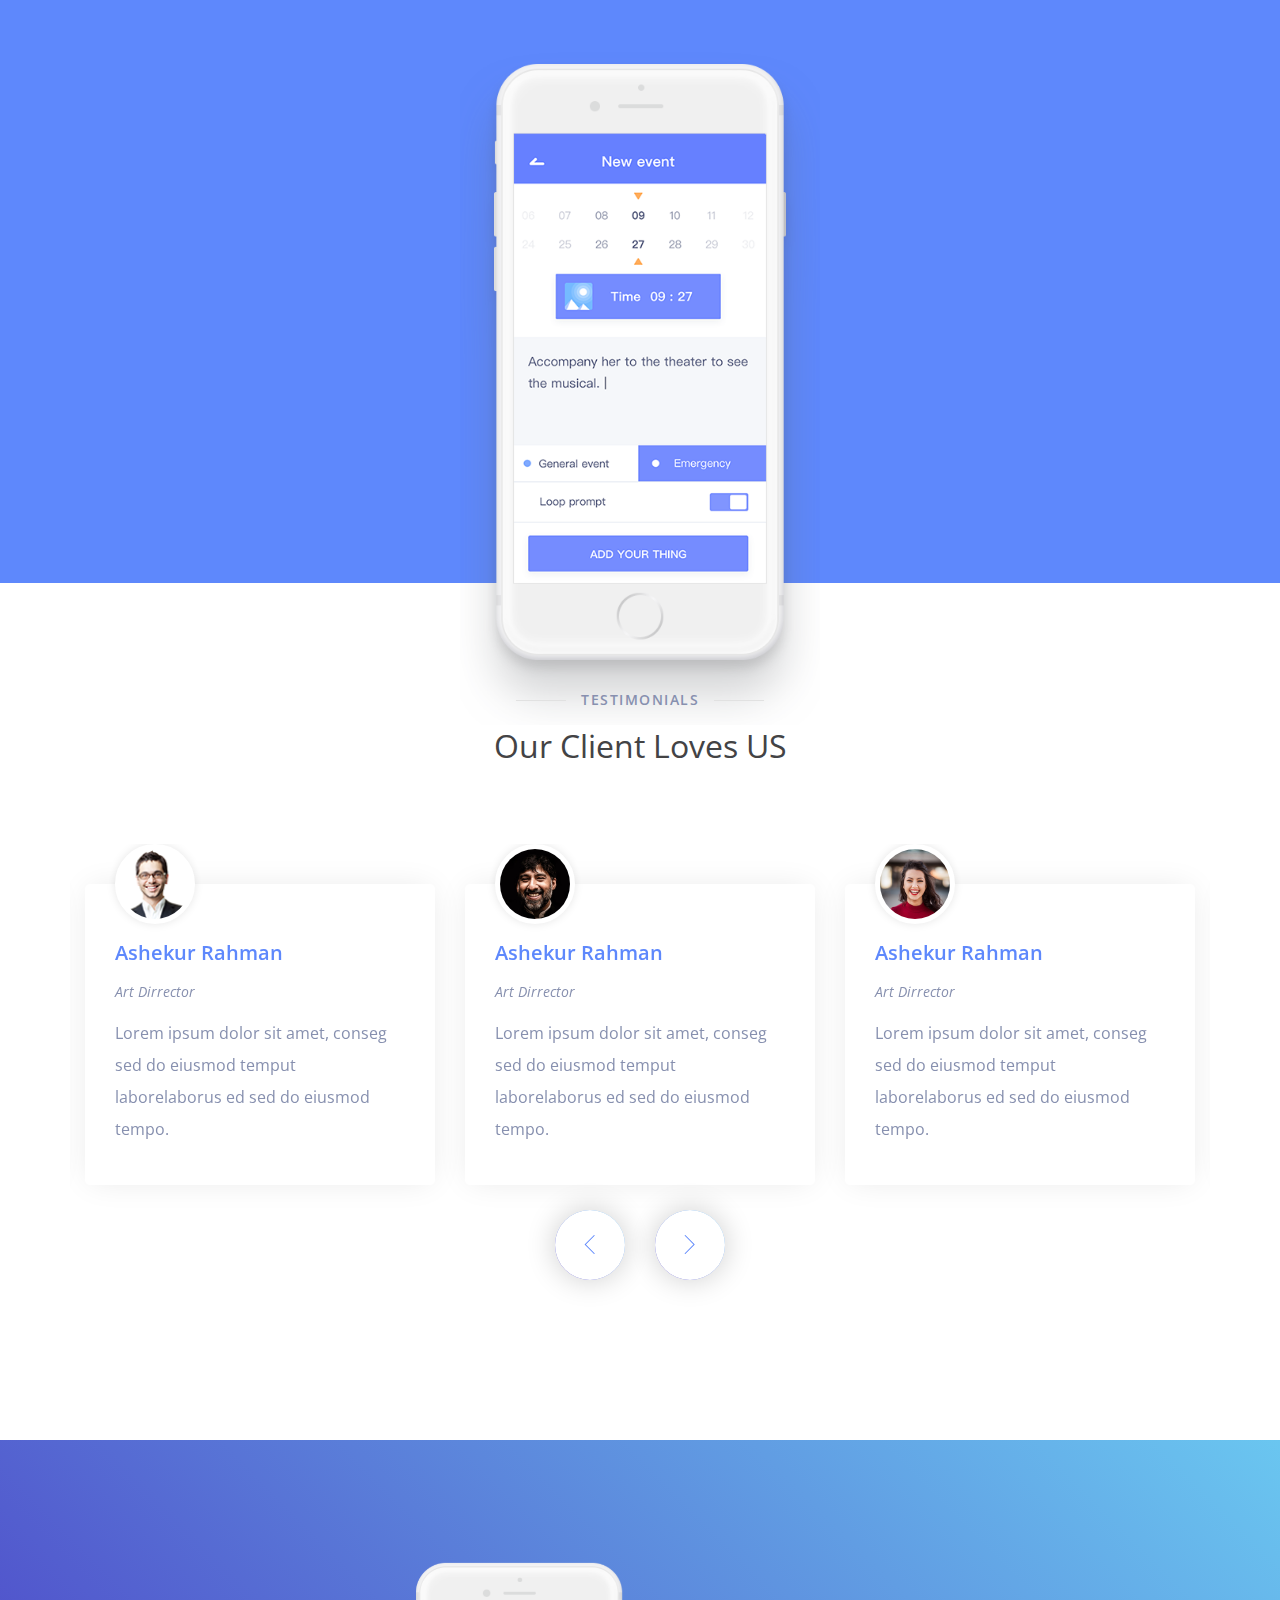
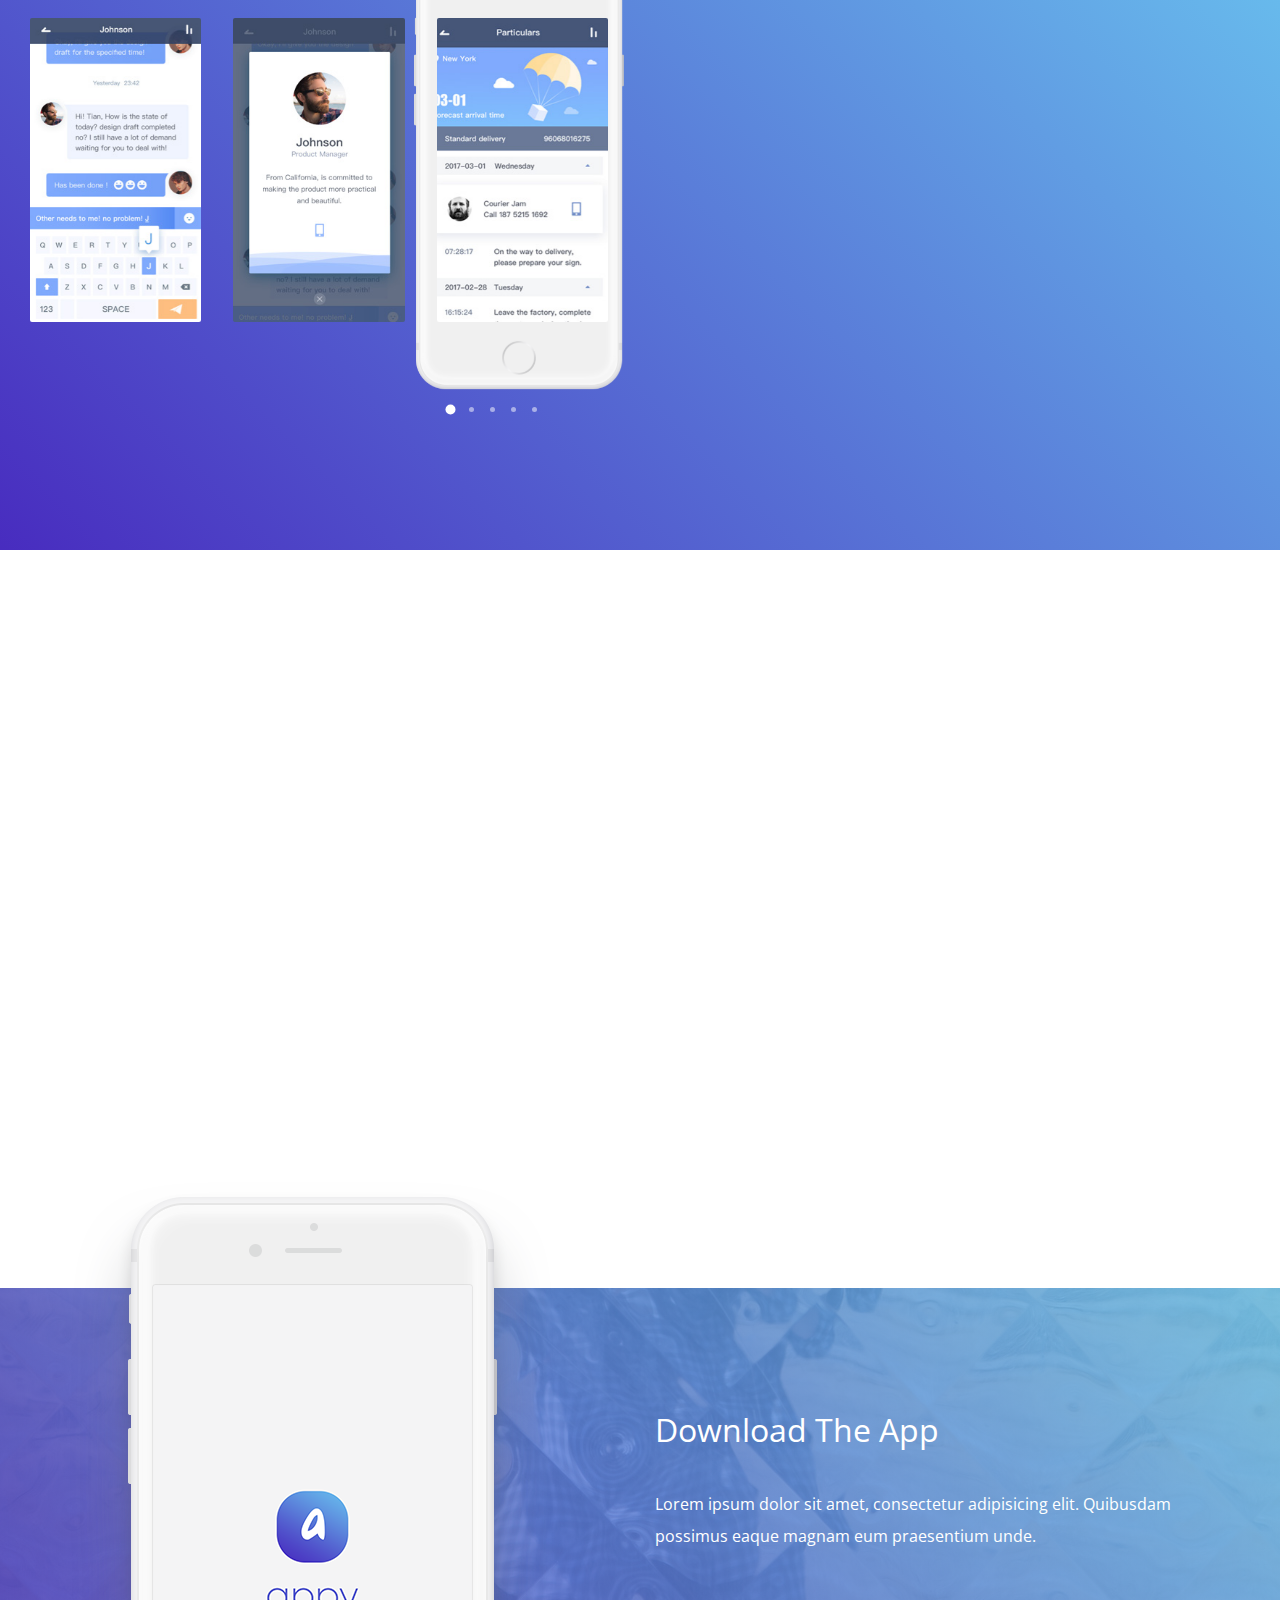
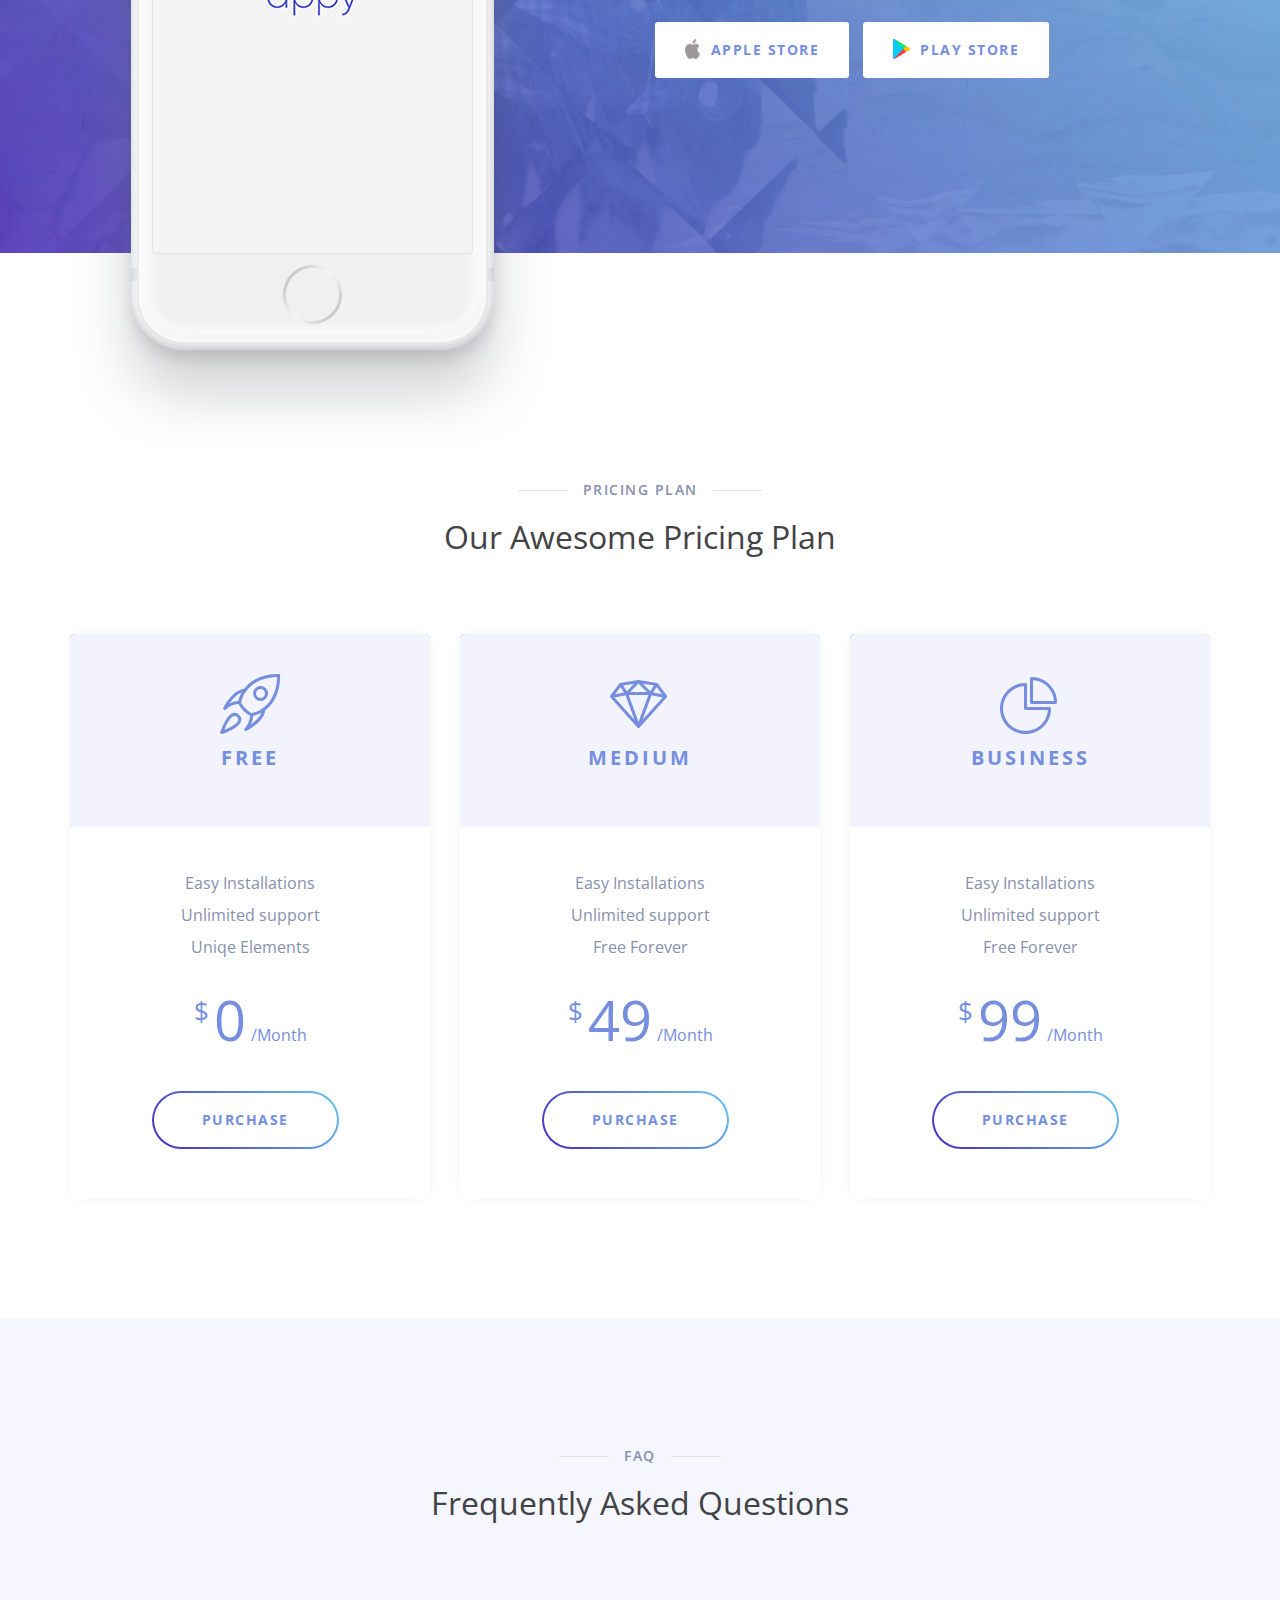
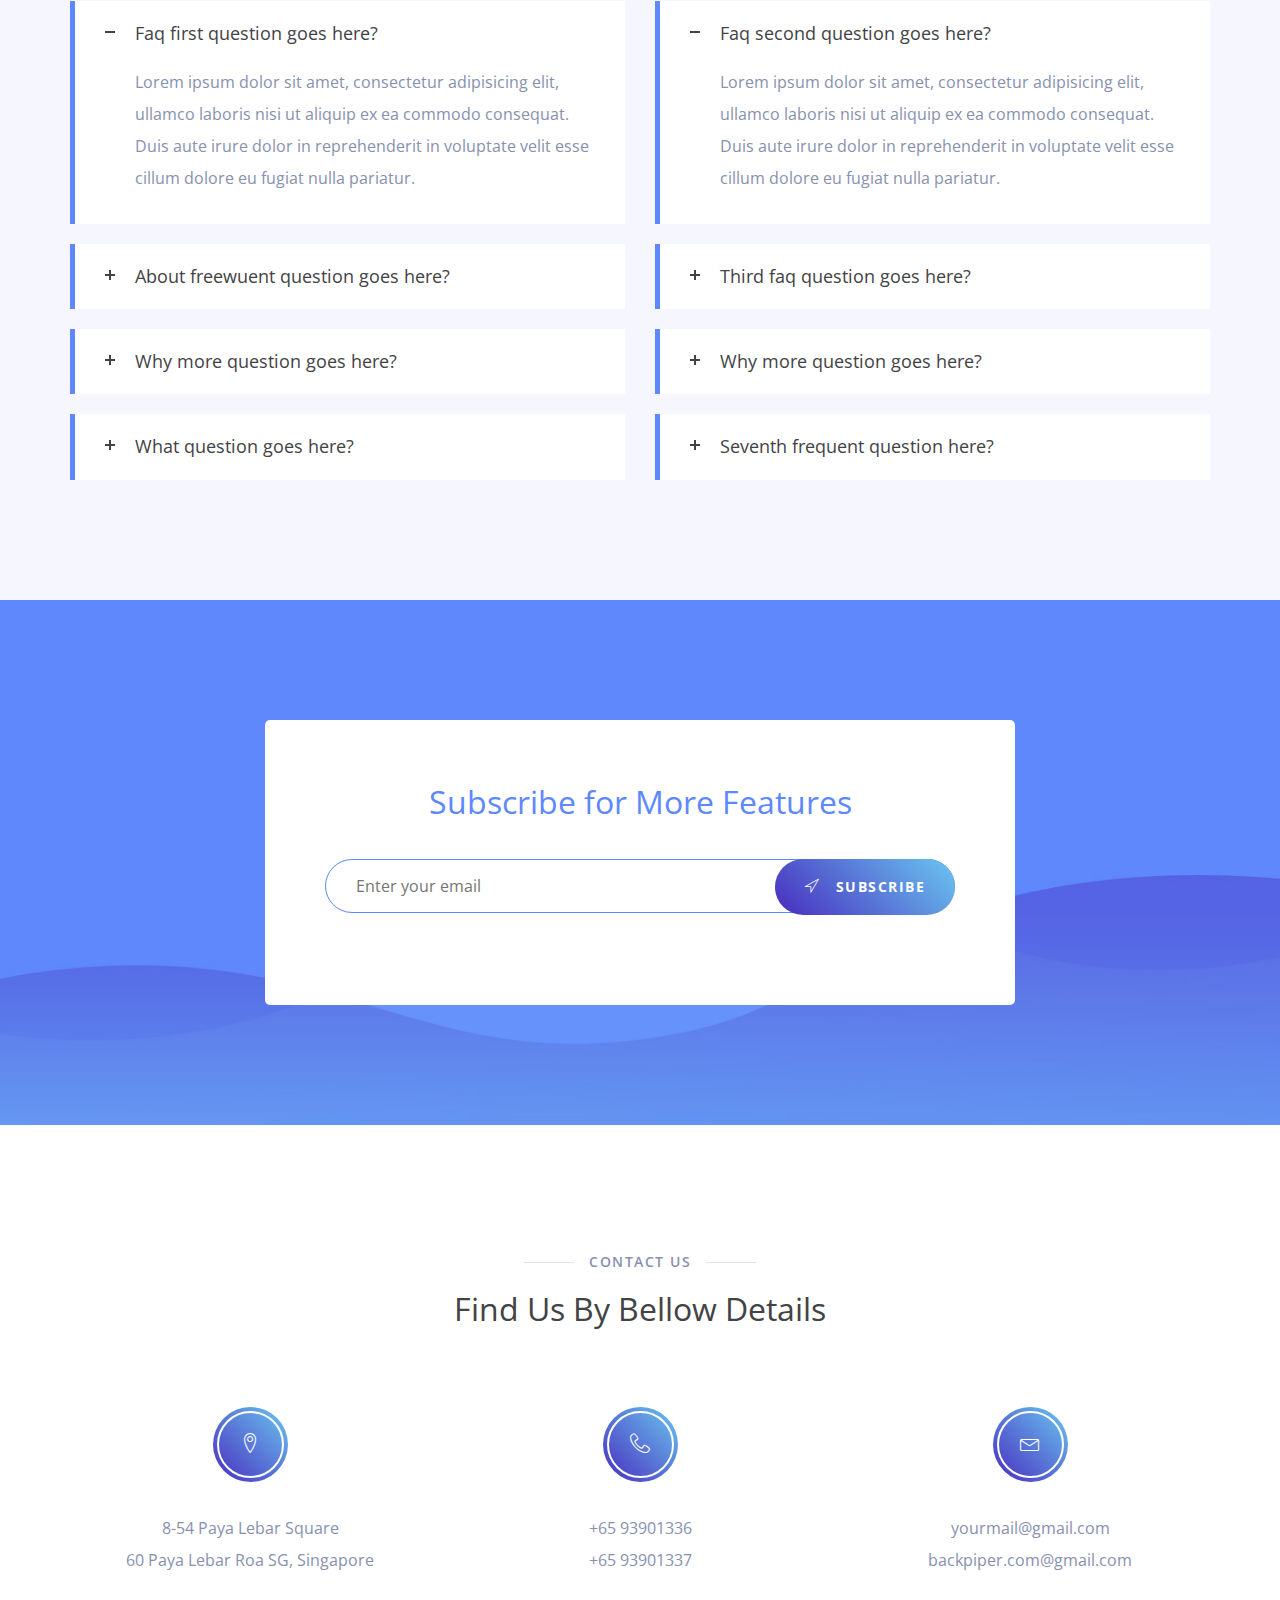
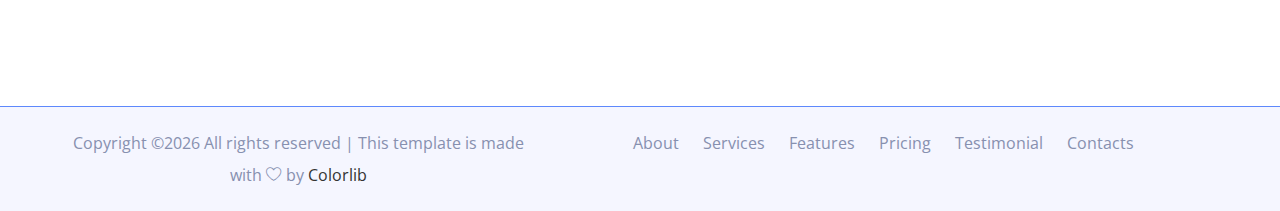
<file: template/3/index.html>
<!doctype html>
<html class="no-js" lang="zxx">

<head>
    <meta charset="utf-8">
    <meta name="author" content="Sumon Rahman">
    <meta name="description" content="">
    <meta name="keywords" content="HTML,CSS,XML,JavaScript">
    <meta http-equiv="x-ua-compatible" content="ie=edge">
    <meta name="viewport" content="width=device-width, initial-scale=1.0">
    <!-- Title -->
    <title>Appy App Landing Template.</title>
    <!-- Place favicon.ico in the root directory -->
    <link rel="apple-touch-icon" href="images/apple-touch-icon.png">
    <link rel="shortcut icon" type="image/ico" href="images/favicon.ico" />
    <!-- Plugin-CSS -->
    <link rel="stylesheet" href="css/bootstrap.min.css">
    <link rel="stylesheet" href="css/owl.carousel.min.css">
    <link rel="stylesheet" href="css/linearicons.css">
    <link rel="stylesheet" href="css/magnific-popup.css">
    <link rel="stylesheet" href="css/animate.css">
    <!-- Main-Stylesheets -->
    <link rel="stylesheet" href="css/normalize.css">
    <link rel="stylesheet" href="style.css">
    <link rel="stylesheet" href="css/responsive.css">
    <script src="js/vendor/modernizr-2.8.3.min.js"></script>
    <!--[if lt IE 9]>
        <script src="//oss.maxcdn.com/html5shiv/3.7.2/html5shiv.min.js"></script>
        <script src="//oss.maxcdn.com/respond/1.4.2/respond.min.js"></script>
    <![endif]-->
</head>

<body data-spy="scroll" data-target=".mainmenu-area">
    <!-- Preloader-content -->
    <div class="preloader">
        <span><i class="lnr lnr-sun"></i></span>
    </div>
    <!-- MainMenu-Area -->
    <nav class="mainmenu-area" data-spy="affix" data-offset-top="200">
        <div class="container-fluid">
            <div class="navbar-header">
                <button type="button" class="navbar-toggle" data-toggle="collapse" data-target="#primary_menu">
                    <span class="icon-bar"></span>
                    <span class="icon-bar"></span>
                    <span class="icon-bar"></span>
                </button>
                <a class="navbar-brand" href="#"><img src="images/logo.png" alt="Logo"></a>
            </div>
            <div class="collapse navbar-collapse" id="primary_menu">
                <ul class="nav navbar-nav mainmenu">
                    <li class="active"><a href="#home_page">Home</a></li>
                    <li><a href="#about_page">About</a></li>
                    <li><a href="#features_page">Features</a></li>
                    <li><a href="#gallery_page">Gallery</a></li>
                    <li><a href="#price_page">Pricing</a></li>
                    <li><a href="#questions_page">FAQ</a></li>
                    <li><a href="blog.html">Blog</a></li>
                    <li><a href="#contact_page">Contacts</a></li>
                </ul>
                <div class="right-button hidden-xs">
                    <a href="#">Sign Up</a>
                </div>
            </div>
        </div>
    </nav>
    <!-- MainMenu-Area-End -->
    <!-- Home-Area -->
    <header class="home-area overlay" id="home_page">
        <div class="container">
            <div class="row">
                <div class="col-xs-12 hidden-sm col-md-5">
                    <figure class="mobile-image wow fadeInUp" data-wow-delay="0.2s">
                        <img src="images/header-mobile.png" alt="">
                    </figure>
                </div>
                <div class="col-xs-12 col-md-7">
                    <div class="space-80 hidden-xs"></div>
                    <h1 class="wow fadeInUp" data-wow-delay="0.4s">Start your amazing stuff through appy.</h1>
                    <div class="space-20"></div>
                    <div class="desc wow fadeInUp" data-wow-delay="0.6s">
                        <p>Lorem ipsum dolor sit amet, consectetur adipiing elit, sed do eiusmod tempor incididunt ut labore et laborused sed do eiusmod tempor incididunt ut labore et laborused.</p>
                    </div>
                    <div class="space-20"></div>
                    <a href="#" class="bttn-white wow fadeInUp" data-wow-delay="0.8s"><i class="lnr lnr-download"></i>Download App</a>
                </div>
            </div>
        </div>
    </header>
    <!-- Home-Area-End -->
    <!-- About-Area -->
    <section class="section-padding" id="about_page">
        <div class="container">
            <div class="row">
                <div class="col-xs-12 col-md-10 col-md-offset-1">
                    <div class="page-title text-center">
                        <img src="images/about-logo.png" alt="About Logo">
                        <div class="space-20"></div>
                        <h5 class="title">About Appy</h5>
                        <div class="space-30"></div>
                        <h3 class="blue-color">A beautiful app for consectetur adipisicing elit, sed do eiusmod tempor incididunt ut mollit anim id est laborum. Sedut perspiciatis unde omnis. </h3>
                        <div class="space-20"></div>
                        <p>Lorem ipsum dolor sit amet, consectetur adipiing elit, sed do eiusmod tempor incididunt ut labore et laborused sed do eiusmod tempor incididunt ut labore et laborused.</p>
                    </div>
                </div>
            </div>
        </div>
    </section>
    <!-- About-Area-End -->
    <!-- Progress-Area -->
    <section class="progress-area gray-bg" id="progress_page">
        <div class="container">
            <div class="row">
                <div class="col-xs-12 col-md-6">
                    <div class="page-title section-padding">
                        <h5 class="title wow fadeInUp" data-wow-delay="0.2s">Our Progress</h5>
                        <div class="space-10"></div>
                        <h3 class="dark-color wow fadeInUp" data-wow-delay="0.4s">Grat Application Ever</h3>
                        <div class="space-20"></div>
                        <div class="desc wow fadeInUp" data-wow-delay="0.6s">
                            <p>Lorem ipsum dolor sit amet, consectetur adipiing elit, sed do eiusmod tempor incididunt ut labore et laborused sed do eiusmod tempor incididunt ut labore et laborused.</p>
                        </div>
                        <div class="space-50"></div>
                        <a href="#" class="bttn-default wow fadeInUp" data-wow-delay="0.8s">Learn More</a>
                    </div>
                </div>
                <div class="col-xs-12 col-md-6">
                    <figure class="mobile-image">
                        <img src="images/progress-phone.png" alt="">
                    </figure>
                </div>
            </div>
        </div>
    </section>
    <!-- Progress-Area-End -->
    <!-- Video-Area -->
    <section class="video-area section-padding">
        <div class="container">
            <div class="row">
                <div class="col-xs-12 col-md-6">
                    <div class="video-photo">
                        <img src="images/video-image.jpg" alt="">
                        <a href="https://www.youtube.com/watch?v=ScrDhTsX0EQ" class="popup video-button">
                            <img src="images/play-button.png" alt="">
                        </a>
                    </div>
                </div>
                <div class="col-xs-12 col-md-5 col-md-offset-1">
                    <div class="space-60 hidden visible-xs"></div>
                    <div class="page-title">
                        <h5 class="title wow fadeInUp" data-wow-delay="0.2s">VIDEO FEATURES</h5>
                        <div class="space-10"></div>
                        <h3 class="dark-color wow fadeInUp" data-wow-delay="0.4s">Grat Application Ever</h3>
                        <div class="space-20"></div>
                        <div class="desc wow fadeInUp" data-wow-delay="0.6s">
                            <p>Lorem ipsum dolor sit amet, consectetur adipiing elit, sed do eiusmod tempor incididunt ut labore et laborused sed do eiusmod tempor incididunt ut labore et laborused.</p>
                        </div>
                        <div class="space-50"></div>
                        <a href="#" class="bttn-default wow fadeInUp" data-wow-delay="0.8s">Learn More</a>
                    </div>
                </div>
            </div>
        </div>
    </section>
    <!-- Video-Area-End -->
    <!-- Feature-Area -->
    <section class="feature-area section-padding-top" id="features_page">
        <div class="container">
            <div class="row">
                <div class="col-xs-12 col-sm-8 col-sm-offset-2">
                    <div class="page-title text-center">
                        <h5 class="title">Features</h5>
                        <div class="space-10"></div>
                        <h3>Pwoerful Features As Always</h3>
                        <div class="space-60"></div>
                    </div>
                </div>
            </div>
            <div class="row">
                <div class="col-xs-12 col-sm-6 col-md-4">
                    <div class="service-box wow fadeInUp" data-wow-delay="0.2s">
                        <div class="box-icon">
                            <i class="lnr lnr-rocket"></i>
                        </div>
                        <h4>Fast &amp; Powerful</h4>
                        <p>Lorem ipsum dolor sit amet, consectetur adipisicing elit.</p>
                    </div>
                    <div class="space-60"></div>
                    <div class="service-box wow fadeInUp" data-wow-delay="0.4s">
                        <div class="box-icon">
                            <i class="lnr lnr-paperclip"></i>
                        </div>
                        <h4>Easily Editable</h4>
                        <p>Lorem ipsum dolor sit amet, consectetur adipisicing elit.</p>
                    </div>
                    <div class="space-60"></div>
                    <div class="service-box wow fadeInUp" data-wow-delay="0.6s">
                        <div class="box-icon">
                            <i class="lnr lnr-cloud-download"></i>
                        </div>
                        <h4>Cloud Storage</h4>
                        <p>Lorem ipsum dolor sit amet, consectetur adipisicing elit.</p>
                    </div>
                    <div class="space-60"></div>
                </div>
                <div class="hidden-xs hidden-sm col-md-4">
                    <figure class="mobile-image">
                        <img src="images/feature-image.png" alt="Feature Photo">
                    </figure>
                </div>
                <div class="col-xs-12 col-sm-6 col-md-4">
                    <div class="service-box wow fadeInUp" data-wow-delay="0.2s">
                        <div class="box-icon">
                            <i class="lnr lnr-clock"></i>
                        </div>
                        <h4>Easy Notifications</h4>
                        <p>Lorem ipsum dolor sit amet, consectetur adipisicing elit.</p>
                    </div>
                    <div class="space-60"></div>
                    <div class="service-box wow fadeInUp" data-wow-delay="0.4s">
                        <div class="box-icon">
                            <i class="lnr lnr-laptop-phone"></i>
                        </div>
                        <h4>Fully Responsive</h4>
                        <p>Lorem ipsum dolor sit amet, consectetur adipisicing elit.</p>
                    </div>
                    <div class="space-60"></div>
                    <div class="service-box wow fadeInUp" data-wow-delay="0.6s">
                        <div class="box-icon">
                            <i class="lnr lnr-cog"></i>
                        </div>
                        <h4>Editable Layout</h4>
                        <p>Lorem ipsum dolor sit amet, consectetur adipisicing elit.</p>
                    </div>
                    <div class="space-60"></div>
                </div>
            </div>
        </div>
    </section>
    <!-- Feature-Area-End -->
    <!-- Testimonial-Area -->
    <section class="testimonial-area" id="testimonial_page">
        <div class="container">
            <div class="row">
                <div class="col-xs-12">
                    <div class="page-title text-center">
                        <h5 class="title">Testimonials</h5>
                        <h3 class="dark-color">Our Client Loves US</h3>
                        <div class="space-60"></div>
                    </div>
                </div>
            </div>
            <div class="row">
                <div class="col-xs-12">
                    <div class="team-slide">
                        <div class="team-box">
                            <div class="team-image">
                                <img src="images/team-1.png" alt="">
                            </div>
                            <h4>Ashekur Rahman</h4>
                            <h6 class="position">Art Dirrector</h6>
                            <p>Lorem ipsum dolor sit amet, conseg sed do eiusmod temput laborelaborus ed sed do eiusmod tempo.</p>
                        </div>
                        <div class="team-box">
                            <div class="team-image">
                                <img src="images/team-2.jpg" alt="">
                            </div>
                            <h4>Ashekur Rahman</h4>
                            <h6 class="position">Art Dirrector</h6>
                            <p>Lorem ipsum dolor sit amet, conseg sed do eiusmod temput laborelaborus ed sed do eiusmod tempo.</p>
                        </div>
                        <div class="team-box">
                            <div class="team-image">
                                <img src="images/team-3.jpg" alt="">
                            </div>
                            <h4>Ashekur Rahman</h4>
                            <h6 class="position">Art Dirrector</h6>
                            <p>Lorem ipsum dolor sit amet, conseg sed do eiusmod temput laborelaborus ed sed do eiusmod tempo.</p>
                        </div>
                        <div class="team-box">
                            <div class="team-image">
                                <img src="images/team-1.png" alt="">
                            </div>
                            <h4>Ashekur Rahman</h4>
                            <h6 class="position">Art Dirrector</h6>
                            <p>Lorem ipsum dolor sit amet, conseg sed do eiusmod temput laborelaborus ed sed do eiusmod tempo.</p>
                        </div>
                        <div class="team-box">
                            <div class="team-image">
                                <img src="images/team-2.jpg" alt="">
                            </div>
                            <h4>Ashekur Rahman</h4>
                            <h6 class="position">Art Dirrector</h6>
                            <p>Lorem ipsum dolor sit amet, conseg sed do eiusmod temput laborelaborus ed sed do eiusmod tempo.</p>
                        </div>
                        <div class="team-box">
                            <div class="team-image">
                                <img src="images/team-3.jpg" alt="">
                            </div>
                            <h4>Ashekur Rahman</h4>
                            <h6 class="position">Art Dirrector</h6>
                            <p>Lorem ipsum dolor sit amet, conseg sed do eiusmod temput laborelaborus ed sed do eiusmod tempo.</p>
                        </div>
                    </div>
                </div>
            </div>
        </div>
    </section>
    <!-- Testimonial-Area-End -->
    <!-- Gallery-Area -->
    <section class="gallery-area section-padding" id="gallery_page">
        <div class="container-fluid">
            <div class="row">
                <div class="col-xs-12 col-sm-6 gallery-slider">
                    <div class="gallery-slide">
                        <div class="item"><img src="images/gallery-1.jpg" alt=""></div>
                        <div class="item"><img src="images/gallery-2.jpg" alt=""></div>
                        <div class="item"><img src="images/gallery-3.jpg" alt=""></div>
                        <div class="item"><img src="images/gallery-4.jpg" alt=""></div>
                        <div class="item"><img src="images/gallery-1.jpg" alt=""></div>
                        <div class="item"><img src="images/gallery-2.jpg" alt=""></div>
                        <div class="item"><img src="images/gallery-3.jpg" alt=""></div>
                        <div class="item"><img src="images/gallery-1.jpg" alt=""></div>
                        <div class="item"><img src="images/gallery-2.jpg" alt=""></div>
                        <div class="item"><img src="images/gallery-3.jpg" alt=""></div>
                        <div class="item"><img src="images/gallery-4.jpg" alt=""></div>
                        <div class="item"><img src="images/gallery-1.jpg" alt=""></div>
                        <div class="item"><img src="images/gallery-2.jpg" alt=""></div>
                        <div class="item"><img src="images/gallery-3.jpg" alt=""></div>
                    </div>
                </div>
                <div class="col-xs-12 col-sm-5 col-lg-3">
                    <div class="page-title">
                        <h5 class="white-color title wow fadeInUp" data-wow-delay="0.2s">Screenshots</h5>
                        <div class="space-10"></div>
                        <h3 class="white-color wow fadeInUp" data-wow-delay="0.4s">Screenshot 01</h3>
                    </div>
                    <div class="space-20"></div>
                    <div class="desc wow fadeInUp" data-wow-delay="0.6s">
                        <p>Lorem ipsum dolor sit amet, consectetur adipiing elit, sed do eiusmod tempor incididunt ut labore et laborused sed do eiusmod tempor incididunt ut labore et laborused.</p>
                    </div>
                    <div class="space-50"></div>
                    <a href="#" class="bttn-default wow fadeInUp" data-wow-delay="0.8s">Learn More</a>
                </div>
            </div>
        </div>
    </section>
    <!-- Gallery-Area-End -->
    <!-- How-To-Use -->
    <section class="section-padding">
        <div class="container">
            <div class="row">
                <div class="col-xs-12 col-sm-6">
                    <div class="page-title">
                        <h5 class="title wow fadeInUp" data-wow-delay="0.2s">Our features</h5>
                        <div class="space-10"></div>
                        <h3 class="dark-color wow fadeInUp" data-wow-delay="0.4s">Aour Approach of Design is Prety Simple and Clear</h3>
                    </div>
                    <div class="space-20"></div>
                    <div class="desc wow fadeInUp" data-wow-delay="0.6s">
                        <p>Lorem ipsum dolor sit amet, consectetur adipiing elit, sed do eiusmod tempor incididunt ut labore et laborused sed do eiusmod tempor incididunt ut labore et laborused.</p>
                    </div>
                    <div class="space-50"></div>
                    <a href="#" class="bttn-default wow fadeInUp" data-wow-delay="0.8s">Learn More</a>
                </div>
                <div class="col-xs-12 col-sm-6 col-md-5 col-md-offset-1">
                    <div class="space-60 hidden visible-xs"></div>
                    <div class="service-box wow fadeInUp" data-wow-delay="0.2s">
                        <div class="box-icon">
                            <i class="lnr lnr-clock"></i>
                        </div>
                        <h4>Easy Notifications</h4>
                        <p>Lorem ipsum dolor sit amet, consectetur adipisicing elit, sed do eiusmod tempor.</p>
                    </div>
                    <div class="space-50"></div>
                    <div class="service-box wow fadeInUp" data-wow-delay="0.2s">
                        <div class="box-icon">
                            <i class="lnr lnr-laptop-phone"></i>
                        </div>
                        <h4>Fully Responsive</h4>
                        <p>Lorem ipsum dolor sit amet, consectetur adipisicing elit, sed do eiusmod tempor.</p>
                    </div>
                    <div class="space-50"></div>
                    <div class="service-box wow fadeInUp" data-wow-delay="0.2s">
                        <div class="box-icon">
                            <i class="lnr lnr-cog"></i>
                        </div>
                        <h4>Editable Layout</h4>
                        <p>Lorem ipsum dolor sit amet, consectetur adipisicing elit, sed do eiusmod tempor.</p>
                    </div>
                </div>
            </div>
        </div>
    </section>
    <!-- How-To-Use-End -->
    <!-- Download-Area -->
    <div class="download-area overlay">
        <div class="container">
            <div class="row">
                <div class="col-xs-12 col-sm-6 hidden-sm">
                    <figure class="mobile-image">
                        <img src="images/download-image.png" alt="">
                    </figure>
                </div>
                <div class="col-xs-12 col-md-6 section-padding">
                    <h3 class="white-color">Download The App</h3>
                    <div class="space-20"></div>
                    <p>Lorem ipsum dolor sit amet, consectetur adipisicing elit. Quibusdam possimus eaque magnam eum praesentium unde.</p>
                    <div class="space-60"></div>
                    <a href="#" class="bttn-white sq"><img src="images/apple-icon.png" alt="apple icon"> Apple Store</a>
                    <a href="#" class="bttn-white sq"><img src="images/play-store-icon.png" alt="Play Store Icon"> Play Store</a>
                </div>
            </div>
        </div>
    </div>
    <!-- Download-Area-End -->
    <!--Price-Area -->
    <section class="section-padding price-area" id="price_page">
        <div class="container">
            <div class="row">
                <div class="col-xs-12">
                    <div class="page-title text-center">
                        <h5 class="title">Pricing Plan</h5>
                        <h3 class="dark-color">Our Awesome Pricing Plan</h3>
                        <div class="space-60"></div>
                    </div>
                </div>
            </div>
            <div class="row">
                <div class="col-xs-12 col-sm-4">
                    <div class="price-box">
                        <div class="price-header">
                            <div class="price-icon">
                                <span class="lnr lnr-rocket"></span>
                            </div>
                            <h4 class="upper">Free</h4>
                        </div>
                        <div class="price-body">
                            <ul>
                                <li>Easy Installations</li>
                                <li>Unlimited support</li>
                                <li>Uniqe Elements</li>
                            </ul>
                        </div>
                        <div class="price-rate">
                            <sup>&#36;</sup> <span class="rate">0</span> <small>/Month</small>
                        </div>
                        <div class="price-footer">
                            <a href="#" class="bttn-white">Purchase</a>
                        </div>
                    </div>
                    <div class="space-30 hidden visible-xs"></div>
                </div>
                <div class="col-xs-12 col-sm-4">
                    <div class="price-box">
                        <div class="price-header">
                            <div class="price-icon">
                                <span class="lnr lnr-diamond"></span>
                            </div>
                            <h4 class="upper">Medium</h4>
                        </div>
                        <div class="price-body">
                            <ul>
                                <li>Easy Installations</li>
                                <li>Unlimited support</li>
                                <li>Free Forever</li>
                            </ul>
                        </div>
                        <div class="price-rate">
                            <sup>&#36;</sup> <span class="rate">49</span> <small>/Month</small>
                        </div>
                        <div class="price-footer">
                            <a href="#" class="bttn-white">Purchase</a>
                        </div>
                    </div>
                    <div class="space-30 hidden visible-xs"></div>
                </div>
                <div class="col-xs-12 col-sm-4">
                    <div class="price-box">
                        <div class="price-header">
                            <div class="price-icon">
                                <span class="lnr lnr-pie-chart"></span>
                            </div>
                            <h4 class="upper">Business</h4>
                        </div>
                        <div class="price-body">
                            <ul>
                                <li>Easy Installations</li>
                                <li>Unlimited support</li>
                                <li>Free Forever</li>
                            </ul>
                        </div>
                        <div class="price-rate">
                            <sup>&#36;</sup> <span class="rate">99</span> <small>/Month</small>
                        </div>
                        <div class="price-footer">
                            <a href="#" class="bttn-white">Purchase</a>
                        </div>
                    </div>
                </div>
            </div>
        </div>
    </section>
    <!--Price-Area-End -->
    <!--Questions-Area -->
    <section id="questions_page" class="questions-area section-padding">
        <div class="container">
            <div class="row">
                <div class="col-xs-12">
                    <div class="page-title text-center">
                        <h5 class="title">FAQ</h5>
                        <h3 class="dark-color">Frequently Asked Questions</h3>
                        <div class="space-60"></div>
                    </div>
                </div>
            </div>
            <div class="row">
                <div class="col-xs-12 col-sm-6">
                    <div class="toggole-boxs">
                        <h3>Faq first question goes here? </h3>
                        <div>
                            <p>Lorem ipsum dolor sit amet, consectetur adipisicing elit, ullamco laboris nisi ut aliquip ex ea commodo consequat. Duis aute irure dolor in reprehenderit in voluptate velit esse cillum dolore eu fugiat nulla pariatur.</p>
                        </div>
                        <h3>About freewuent question goes here? </h3>
                        <div>
                            <p>Lorem ipsum dolor sit amet, consectetur adipisicing elit, ullamco laboris nisi ut aliquip ex ea commodo consequat. Duis aute irure dolor in reprehenderit in voluptate velit esse cillum dolore eu fugiat nulla pariatur.</p>
                        </div>
                        <h3>Why more question goes here? </h3>
                        <div>
                            <p>Lorem ipsum dolor sit amet, consectetur adipisicing elit, ullamco laboris nisi ut aliquip ex ea commodo consequat. Duis aute irure dolor in reprehenderit in voluptate velit esse cillum dolore eu fugiat nulla pariatur.</p>
                        </div>
                        <h3>What question goes here? </h3>
                        <div>
                            <p>Lorem ipsum dolor sit amet, consectetur adipisicing elit, ullamco laboris nisi ut aliquip ex ea commodo consequat. Duis aute irure dolor in reprehenderit in voluptate velit esse cillum dolore eu fugiat nulla pariatur.</p>
                        </div>
                    </div>
                </div>
                <div class="col-xs-12 col-sm-6">
                    <div class="space-20 hidden visible-xs"></div>
                    <div class="toggole-boxs">
                        <h3>Faq second question goes here? </h3>
                        <div>
                            <p>Lorem ipsum dolor sit amet, consectetur adipisicing elit, ullamco laboris nisi ut aliquip ex ea commodo consequat. Duis aute irure dolor in reprehenderit in voluptate velit esse cillum dolore eu fugiat nulla pariatur.</p>
                        </div>
                        <h3>Third faq question goes here? </h3>
                        <div>
                            <p>Lorem ipsum dolor sit amet, consectetur adipisicing elit, ullamco laboris nisi ut aliquip ex ea commodo consequat. Duis aute irure dolor in reprehenderit in voluptate velit esse cillum dolore eu fugiat nulla pariatur.</p>
                        </div>
                        <h3>Why more question goes here? </h3>
                        <div>
                            <p>Lorem ipsum dolor sit amet, consectetur adipisicing elit, ullamco laboris nisi ut aliquip ex ea commodo consequat. Duis aute irure dolor in reprehenderit in voluptate velit esse cillum dolore eu fugiat nulla pariatur.</p>
                        </div>
                        <h3>Seventh frequent question here? </h3>
                        <div>
                            <p>Lorem ipsum dolor sit amet, consectetur adipisicing elit, ullamco laboris nisi ut aliquip ex ea commodo consequat. Duis aute irure dolor in reprehenderit in voluptate velit esse cillum dolore eu fugiat nulla pariatur.</p>
                        </div>
                    </div>
                </div>
            </div>
        </div>
    </section>
    <!--Questions-Area-End -->
    <!-- Subscribe-Form -->
    <div class="subscribe-area section-padding">
        <div class="container">
            <div class="row">
                <div class="col-xs-12 col-sm-8 col-sm-offset-2">
                    <div class="subscribe-form text-center">
                        <h3 class="blue-color">Subscribe for More Features</h3>
                        <div class="space-20"></div>
                        <form id="mc-form">
                            <input type="email" class="control" placeholder="Enter your email" required="required" id="mc-email">
                            <button class="bttn-white active" type="submit"><span class="lnr lnr-location"></span> Subscribe</button>
                            <label class="mt10" for="mc-email"></label>
                        </form>
                    </div>
                </div>
            </div>
        </div>
    </div>
    <!-- Subscribe-Form-Area -->
    <!-- Footer-Area -->
    <footer class="footer-area" id="contact_page">
        <div class="section-padding">
            <div class="container">
                <div class="row">
                    <div class="col-xs-12">
                        <div class="page-title text-center">
                            <h5 class="title">Contact US</h5>
                            <h3 class="dark-color">Find Us By Bellow Details</h3>
                            <div class="space-60"></div>
                        </div>
                    </div>
                </div>
                <div class="row">
                    <div class="col-xs-12 col-sm-4">
                        <div class="footer-box">
                            <div class="box-icon">
                                <span class="lnr lnr-map-marker"></span>
                            </div>
                            <p>8-54 Paya Lebar Square <br /> 60 Paya Lebar Roa SG, Singapore</p>
                        </div>
                        <div class="space-30 hidden visible-xs"></div>
                    </div>
                    <div class="col-xs-12 col-sm-4">
                        <div class="footer-box">
                            <div class="box-icon">
                                <span class="lnr lnr-phone-handset"></span>
                            </div>
                            <p>+65 93901336 <br /> +65 93901337</p>
                        </div>
                        <div class="space-30 hidden visible-xs"></div>
                    </div>
                    <div class="col-xs-12 col-sm-4">
                        <div class="footer-box">
                            <div class="box-icon">
                                <span class="lnr lnr-envelope"></span>
                            </div>
                            <p>yourmail@gmail.com <br /> backpiper.com@gmail.com
                            </p>
                        </div>
                    </div>
                </div>
            </div>
        </div>
        <!-- Footer-Bootom -->
        <div class="footer-bottom">
            <div class="container">
                <div class="row">
                    <div class="col-xs-12 col-md-5">
                        <!-- Link back to Colorlib can't be removed. Template is licensed under CC BY 3.0. -->
            <span>Copyright &copy;<script>document.write(new Date().getFullYear());</script> All rights reserved | This template is made with <i class="lnr lnr-heart" aria-hidden="true"></i> by <a href="https://colorlib.com" target="_blank">Colorlib</a></span>
            <!-- Link back to Colorlib can't be removed. Template is licensed under CC BY 3.0. -->
                        <div class="space-30 hidden visible-xs"></div>
                    </div>
                    <div class="col-xs-12 col-md-7">
                        <div class="footer-menu">
                            <ul>
                                <li><a href="#">About</a></li>
                                <li><a href="#">Services</a></li>
                                <li><a href="#">Features</a></li>
                                <li><a href="#">Pricing</a></li>
                                <li><a href="#">Testimonial</a></li>
                                <li><a href="#">Contacts</a></li>
                            </ul>
                        </div>
                    </div>
                </div>
            </div>
        </div>
        <!-- Footer-Bootom-End -->
    </footer>
    <!-- Footer-Area-End -->
    <!--Vendor-JS-->
    <script src="js/vendor/jquery-1.12.4.min.js"></script>
    <script src="js/vendor/jquery-ui.js"></script>
    <script src="js/vendor/bootstrap.min.js"></script>
    <!--Plugin-JS-->
    <script src="js/owl.carousel.min.js"></script>
    <script src="js/contact-form.js"></script>
    <script src="js/ajaxchimp.js"></script>
    <script src="js/scrollUp.min.js"></script>
    <script src="js/magnific-popup.min.js"></script>
    <script src="js/wow.min.js"></script>
    <!--Main-active-JS-->
    <script src="js/main.js"></script>
</body>

</html>
</file>
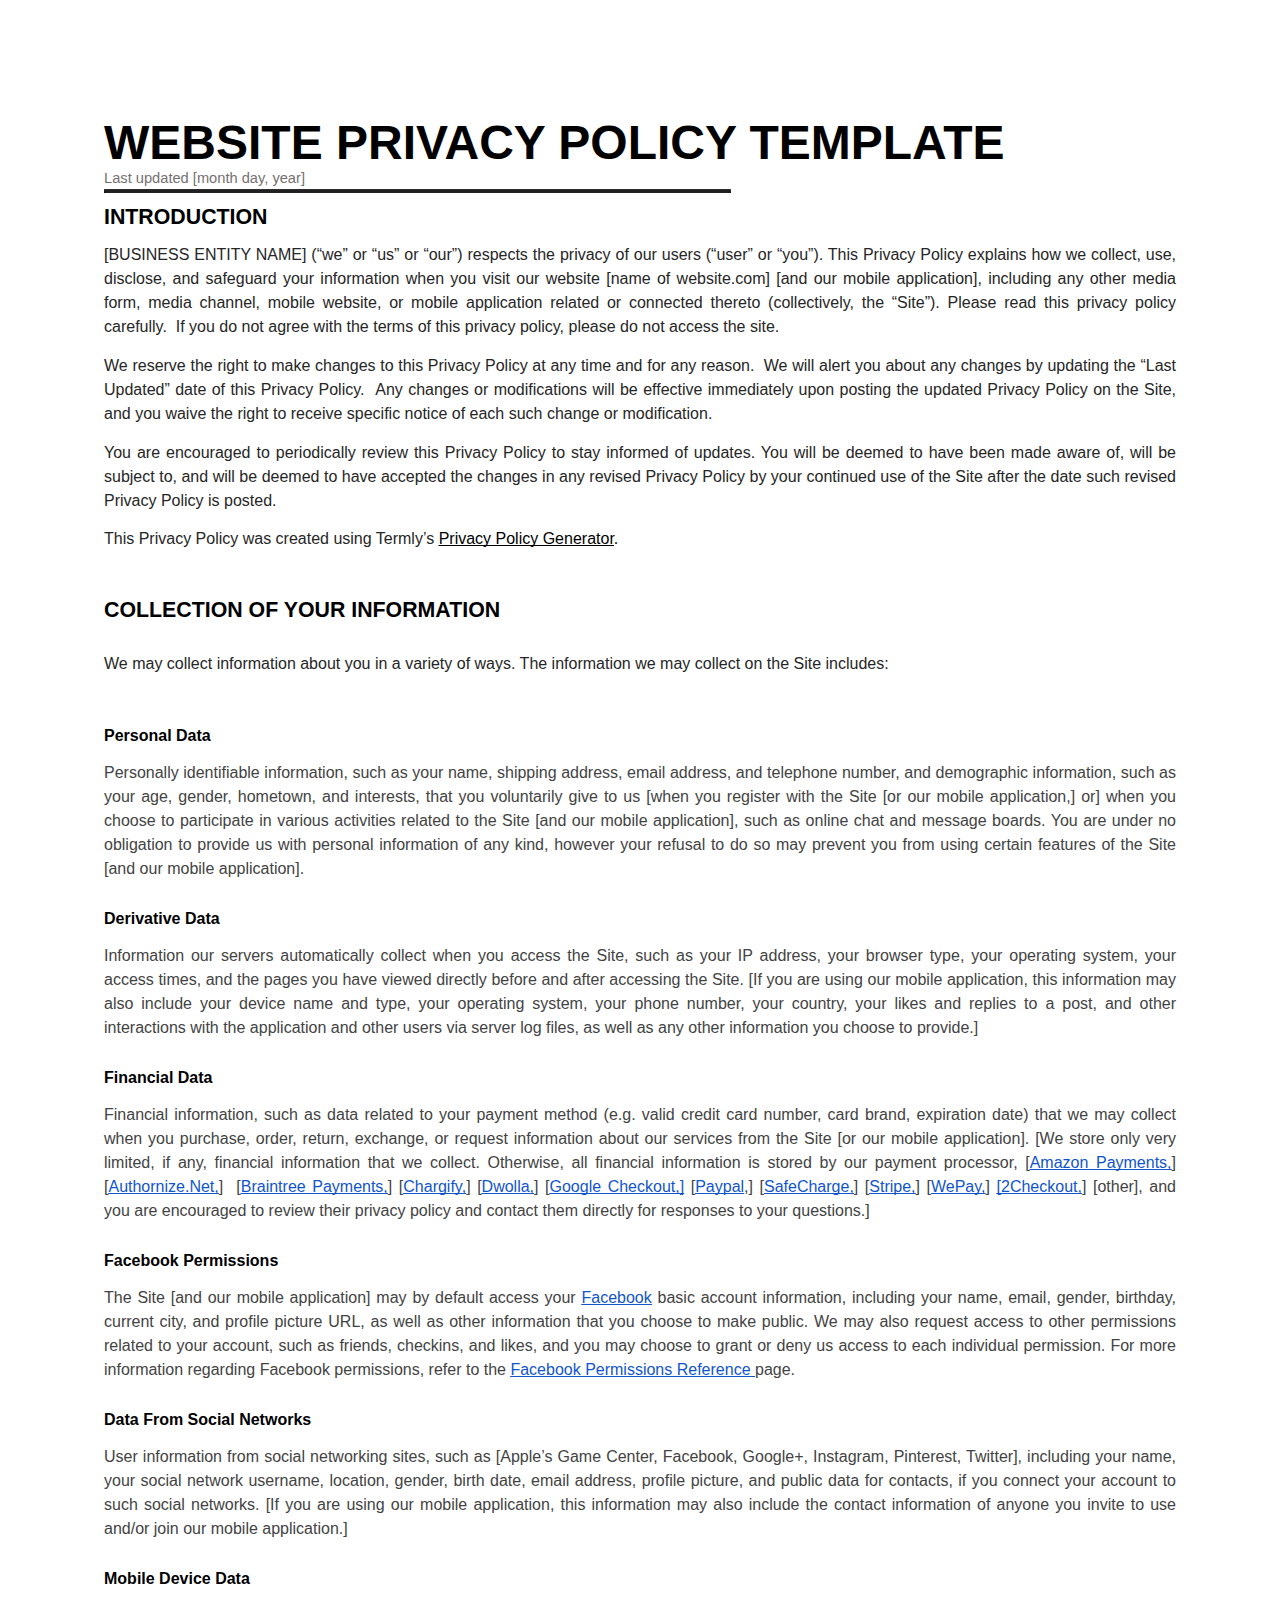
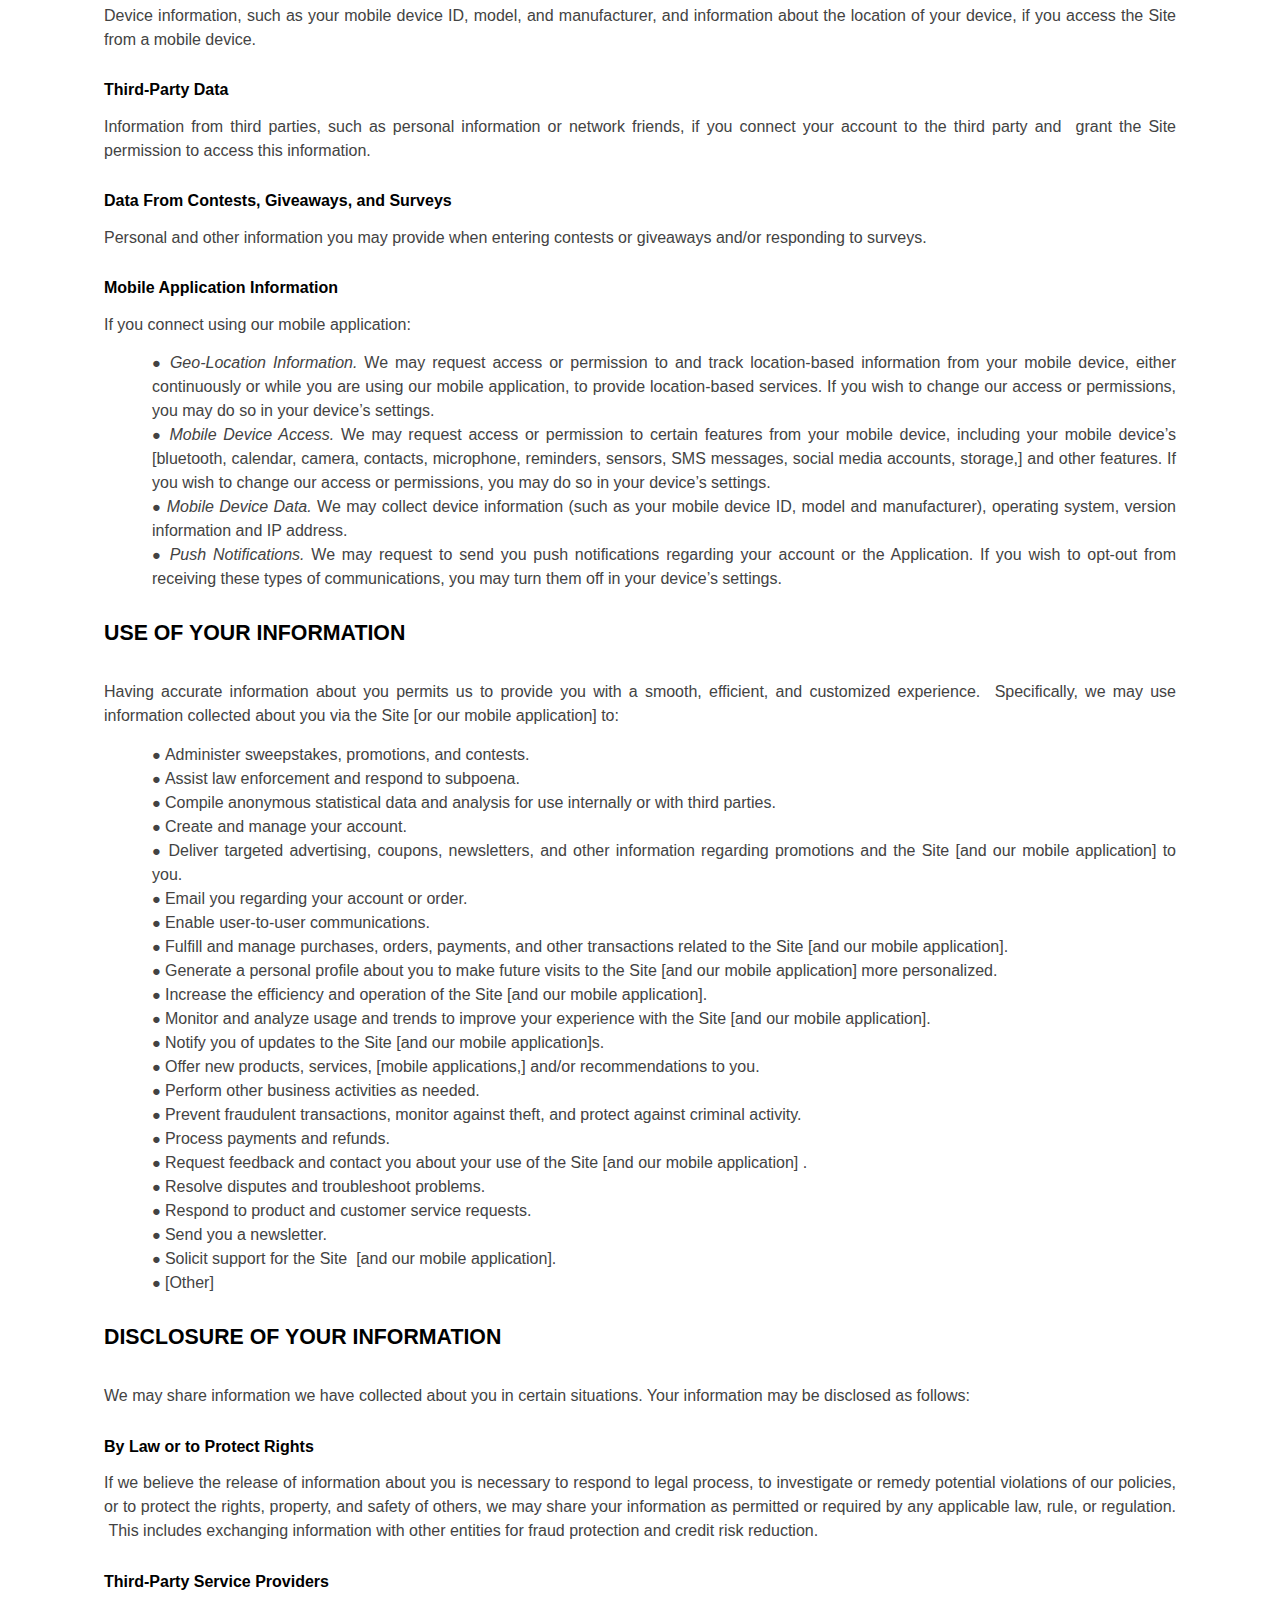
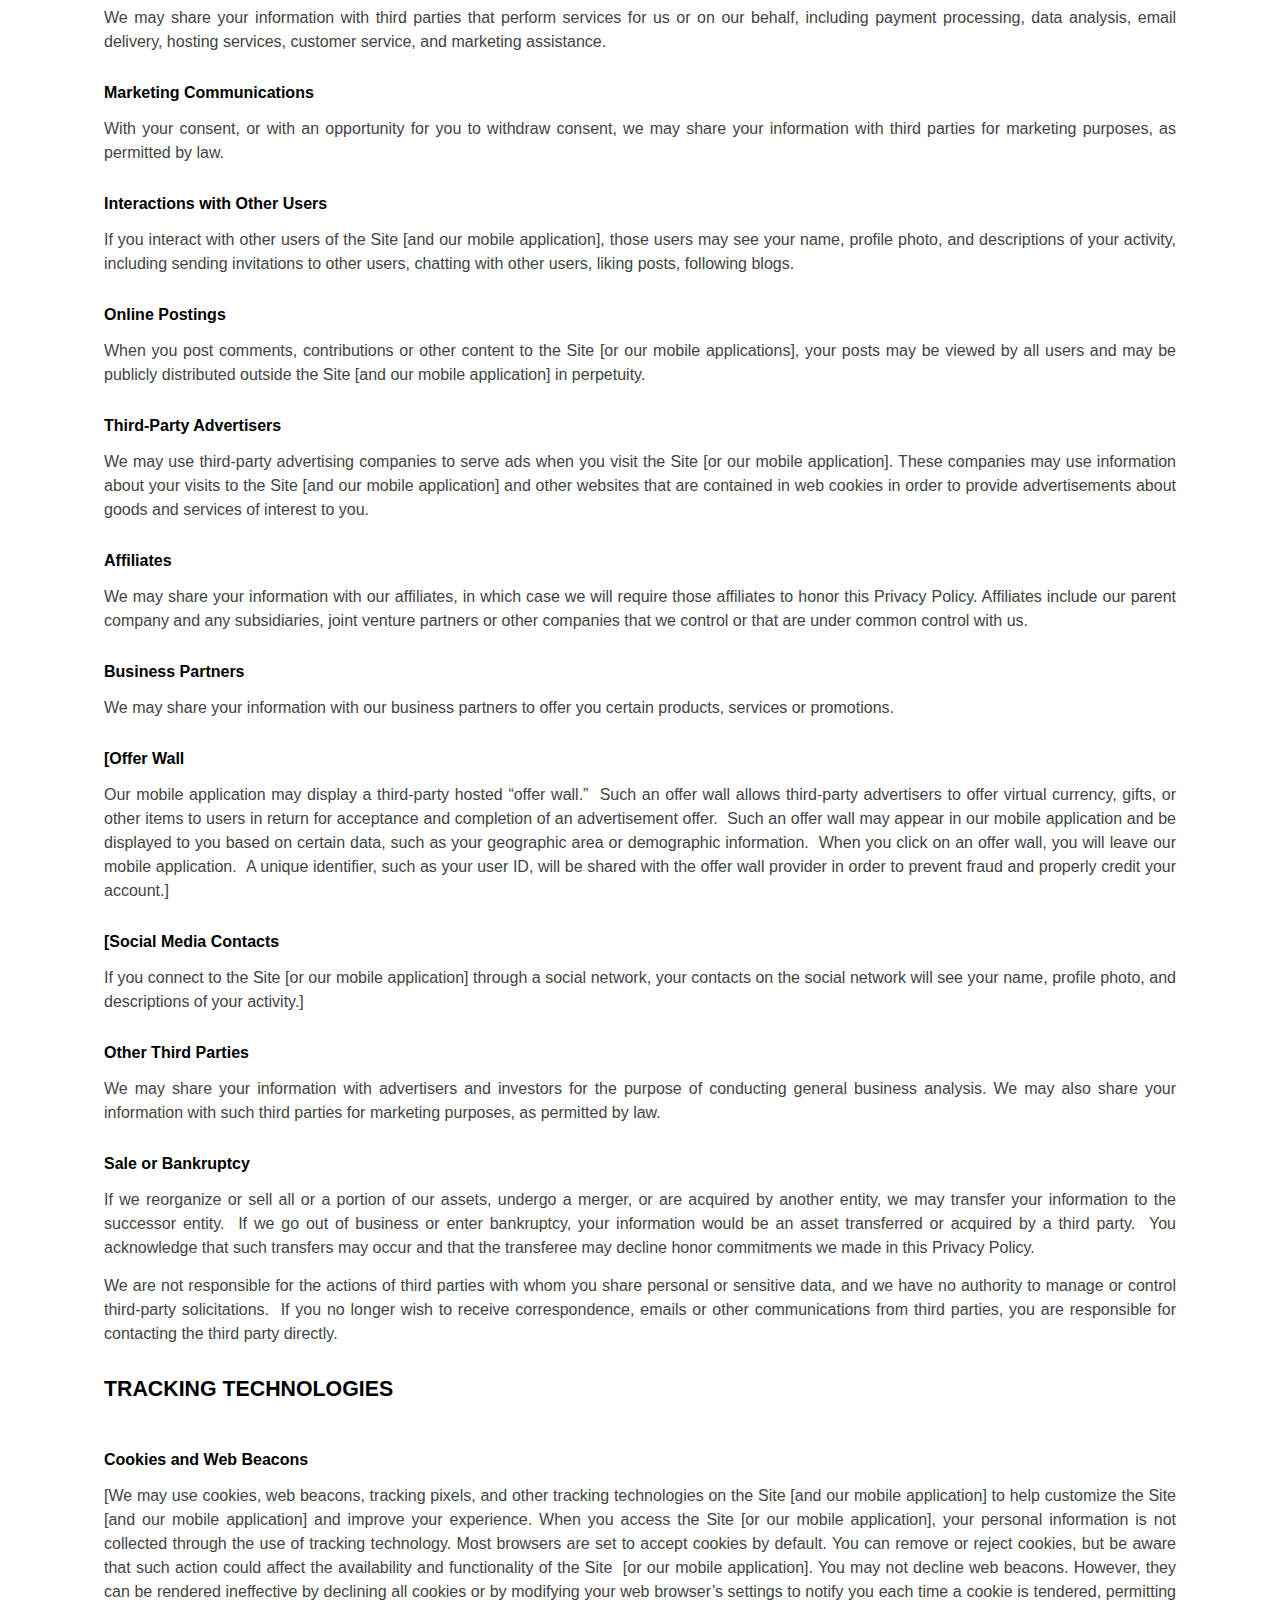
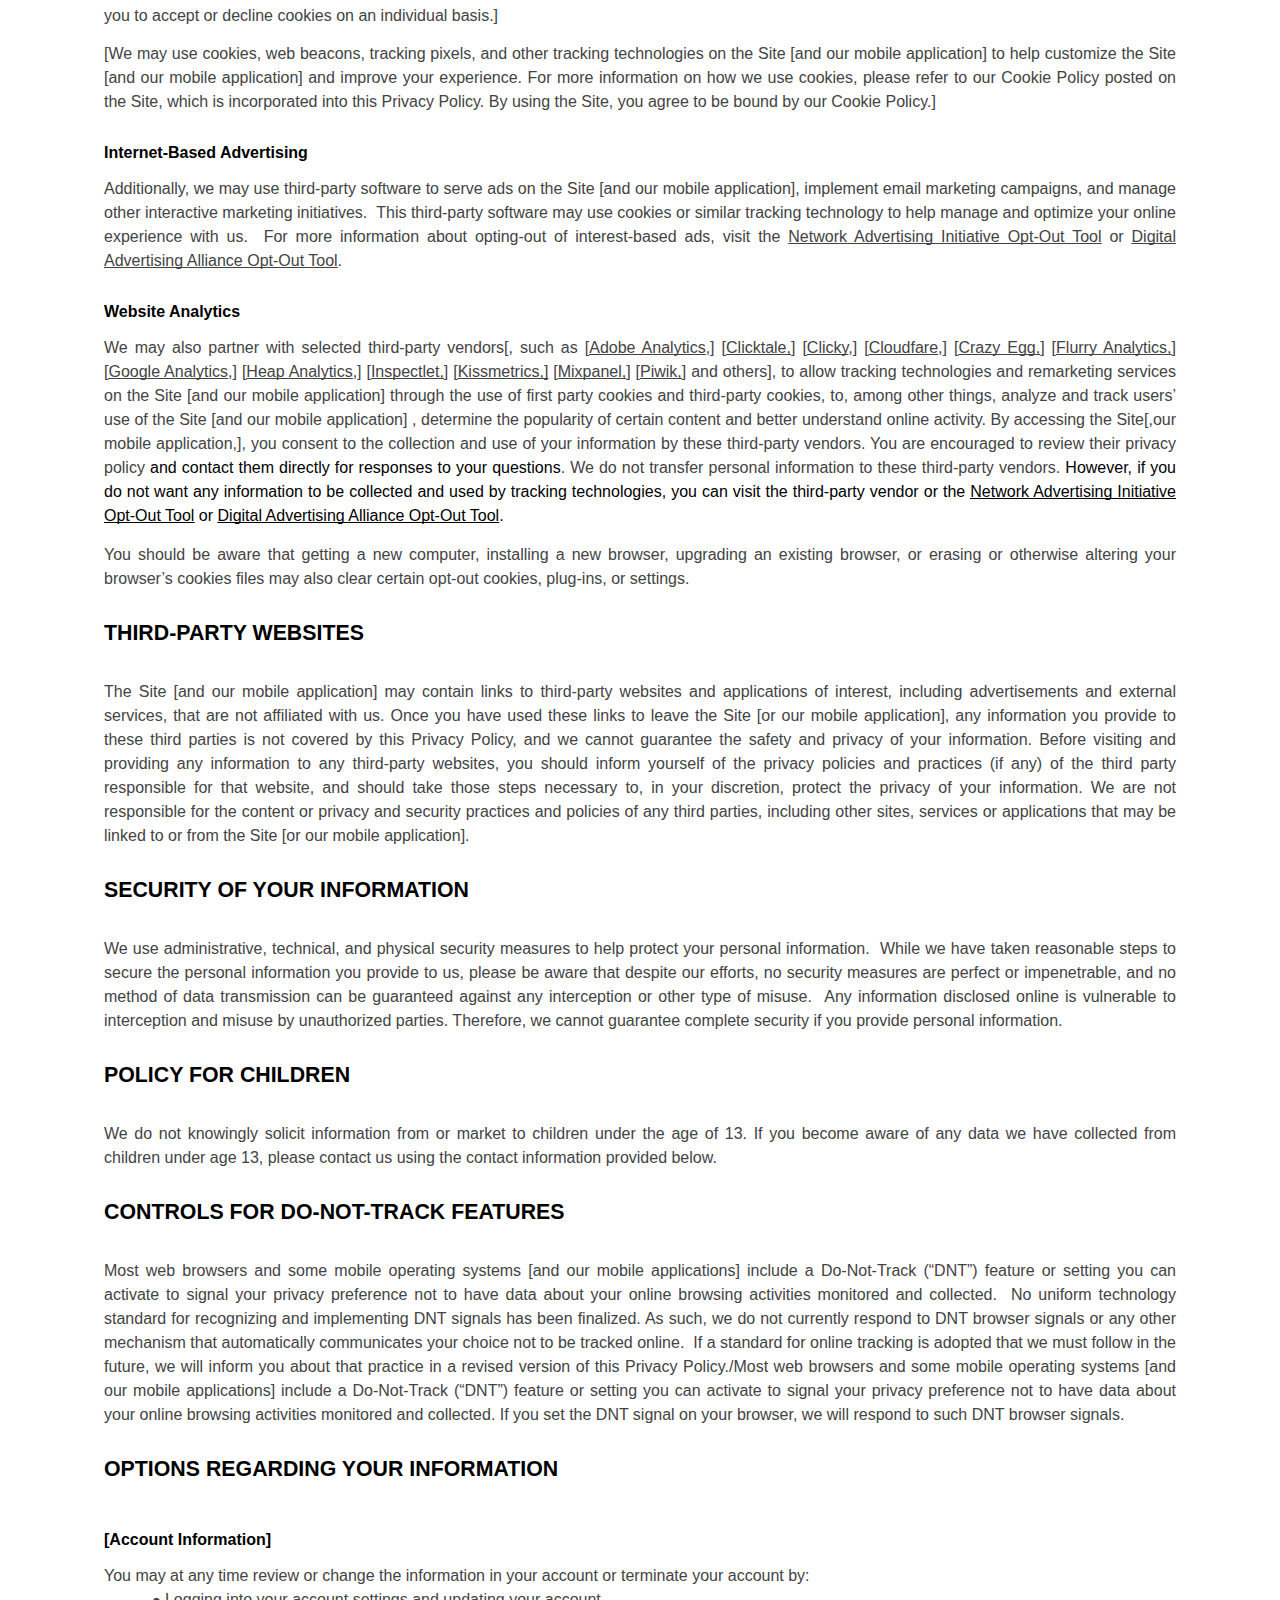
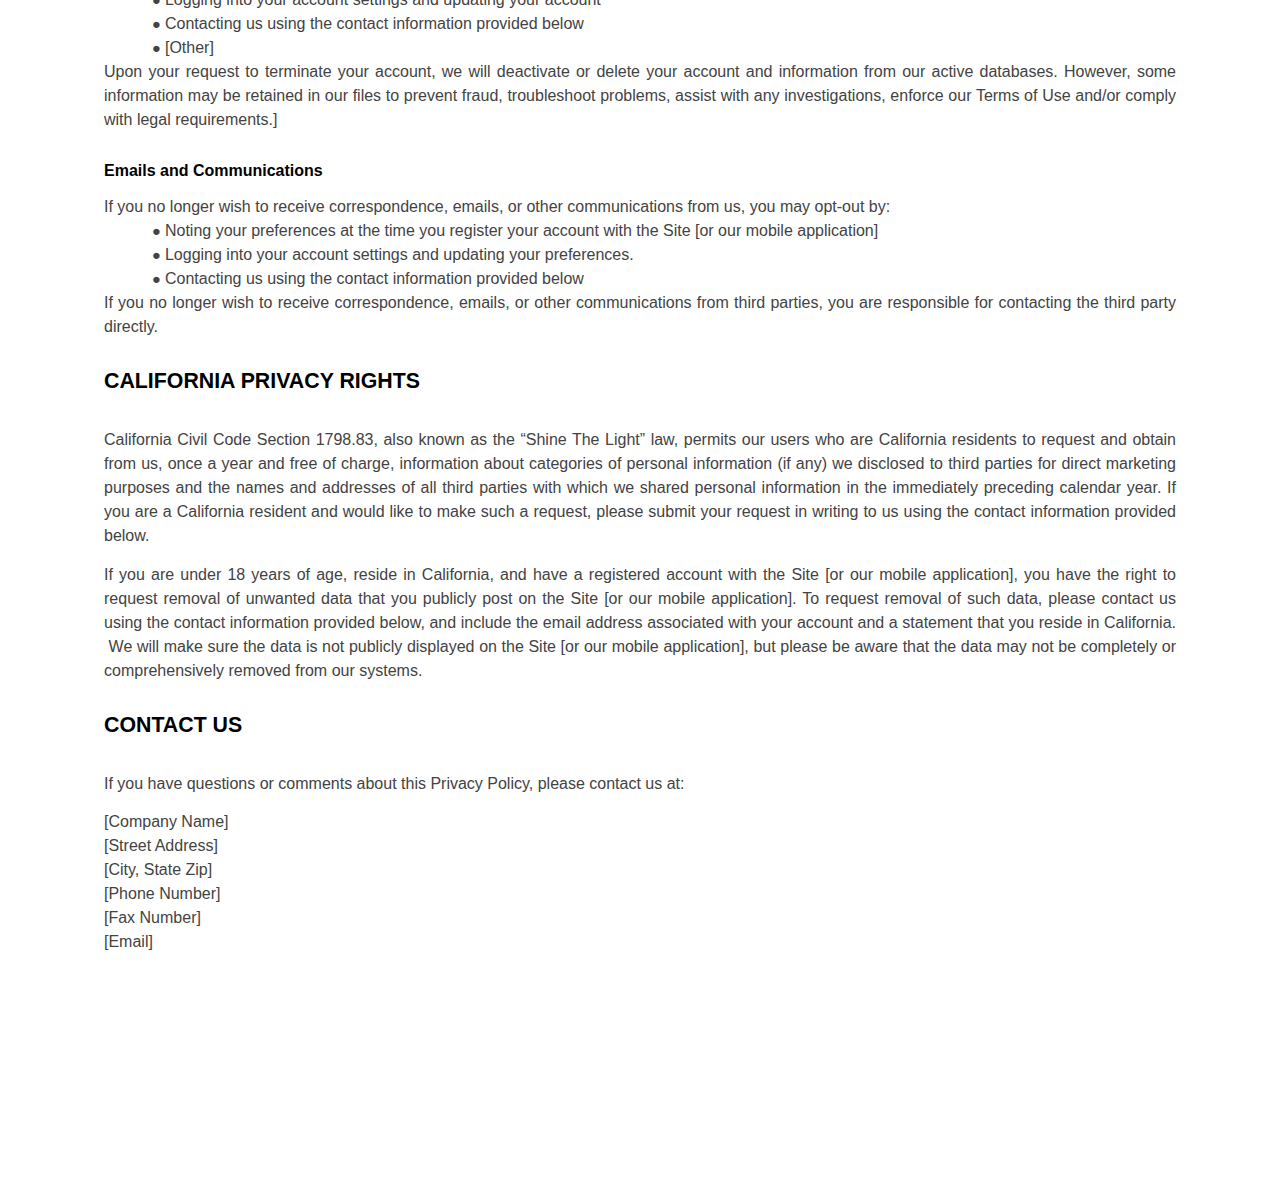
<file: docs/legal/PrivacyPolicyTemplate.html>
<html><head><meta content="text/html; charset=UTF-8" http-equiv="content-type"><style type="text/css">@import url(https://themes.googleusercontent.com/fonts/css?kit=fpjTOVmNbO4Lz34iLyptLTi9jKYd1gJzj5O2gWsEpXol-nTHck7FFkZplK5meosG);.lst-kix_list_2-6>li:before{content:"" counter(lst-ctn-kix_list_2-6,decimal) ". "}.lst-kix_list_2-7>li:before{content:"" counter(lst-ctn-kix_list_2-7,lower-latin) ". "}.lst-kix_list_2-7>li{counter-increment:lst-ctn-kix_list_2-7}.lst-kix_list_2-1>li{counter-increment:lst-ctn-kix_list_2-1}ul.lst-kix_list_1-0{list-style-type:none}.lst-kix_list_2-4>li:before{content:"" counter(lst-ctn-kix_list_2-4,lower-latin) ". "}.lst-kix_list_2-5>li:before{content:"" counter(lst-ctn-kix_list_2-5,lower-roman) ". "}.lst-kix_list_2-8>li:before{content:"" counter(lst-ctn-kix_list_2-8,lower-roman) ". "}ol.lst-kix_list_2-6.start{counter-reset:lst-ctn-kix_list_2-6 0}.lst-kix_list_3-0>li:before{content:"\0025cf   "}.lst-kix_list_3-1>li:before{content:"\0025cb   "}.lst-kix_list_3-2>li:before{content:"\0025a0   "}ul.lst-kix_list_3-7{list-style-type:none}ul.lst-kix_list_3-8{list-style-type:none}ol.lst-kix_list_2-3.start{counter-reset:lst-ctn-kix_list_2-3 0}ul.lst-kix_list_1-3{list-style-type:none}ul.lst-kix_list_3-1{list-style-type:none}.lst-kix_list_3-5>li:before{content:"\0025a0   "}ul.lst-kix_list_1-4{list-style-type:none}ul.lst-kix_list_3-2{list-style-type:none}ul.lst-kix_list_1-1{list-style-type:none}.lst-kix_list_3-4>li:before{content:"\0025cb   "}ul.lst-kix_list_1-2{list-style-type:none}ul.lst-kix_list_3-0{list-style-type:none}ul.lst-kix_list_1-7{list-style-type:none}.lst-kix_list_3-3>li:before{content:"\0025cf   "}ul.lst-kix_list_3-5{list-style-type:none}ul.lst-kix_list_1-8{list-style-type:none}ul.lst-kix_list_3-6{list-style-type:none}ul.lst-kix_list_1-5{list-style-type:none}ul.lst-kix_list_3-3{list-style-type:none}ul.lst-kix_list_1-6{list-style-type:none}ul.lst-kix_list_3-4{list-style-type:none}ol.lst-kix_list_2-5.start{counter-reset:lst-ctn-kix_list_2-5 0}.lst-kix_list_3-8>li:before{content:"\0025a0   "}.lst-kix_list_4-0>li:before{content:"\0025cf   "}.lst-kix_list_2-3>li{counter-increment:lst-ctn-kix_list_2-3}.lst-kix_list_2-6>li{counter-increment:lst-ctn-kix_list_2-6}.lst-kix_list_4-1>li:before{content:"\0025cb   "}.lst-kix_list_3-6>li:before{content:"\0025cf   "}.lst-kix_list_3-7>li:before{content:"\0025cb   "}.lst-kix_list_4-4>li:before{content:"\0025cb   "}ol.lst-kix_list_2-2.start{counter-reset:lst-ctn-kix_list_2-2 0}.lst-kix_list_4-3>li:before{content:"\0025cf   "}.lst-kix_list_4-5>li:before{content:"\0025a0   "}.lst-kix_list_4-2>li:before{content:"\0025a0   "}.lst-kix_list_4-6>li:before{content:"\0025cf   "}ol.lst-kix_list_2-2{list-style-type:none}ol.lst-kix_list_2-3{list-style-type:none}ol.lst-kix_list_2-4{list-style-type:none}ol.lst-kix_list_2-5{list-style-type:none}.lst-kix_list_2-4>li{counter-increment:lst-ctn-kix_list_2-4}ol.lst-kix_list_2-1{list-style-type:none}.lst-kix_list_4-8>li:before{content:"\0025a0   "}.lst-kix_list_4-7>li:before{content:"\0025cb   "}ul.lst-kix_list_4-8{list-style-type:none}ul.lst-kix_list_4-6{list-style-type:none}ul.lst-kix_list_4-7{list-style-type:none}ol.lst-kix_list_2-8.start{counter-reset:lst-ctn-kix_list_2-8 0}ul.lst-kix_list_4-0{list-style-type:none}ul.lst-kix_list_4-1{list-style-type:none}.lst-kix_list_1-0>li:before{content:"\0025cf   "}ul.lst-kix_list_2-0{list-style-type:none}ul.lst-kix_list_4-4{list-style-type:none}ol.lst-kix_list_2-6{list-style-type:none}ul.lst-kix_list_4-5{list-style-type:none}.lst-kix_list_1-1>li:before{content:"\0025cb   "}.lst-kix_list_1-2>li:before{content:"\0025a0   "}ol.lst-kix_list_2-7{list-style-type:none}ul.lst-kix_list_4-2{list-style-type:none}ol.lst-kix_list_2-8{list-style-type:none}ul.lst-kix_list_4-3{list-style-type:none}.lst-kix_list_1-3>li:before{content:"\0025cf   "}.lst-kix_list_1-4>li:before{content:"\0025cb   "}.lst-kix_list_1-7>li:before{content:"\0025cb   "}ol.lst-kix_list_2-7.start{counter-reset:lst-ctn-kix_list_2-7 0}.lst-kix_list_1-5>li:before{content:"\0025a0   "}.lst-kix_list_1-6>li:before{content:"\0025cf   "}.lst-kix_list_2-0>li:before{content:"\0025cf   "}.lst-kix_list_2-1>li:before{content:"" counter(lst-ctn-kix_list_2-1,lower-latin) ". "}ol.lst-kix_list_2-1.start{counter-reset:lst-ctn-kix_list_2-1 0}.lst-kix_list_2-5>li{counter-increment:lst-ctn-kix_list_2-5}.lst-kix_list_2-8>li{counter-increment:lst-ctn-kix_list_2-8}.lst-kix_list_1-8>li:before{content:"\0025a0   "}.lst-kix_list_2-2>li:before{content:"" counter(lst-ctn-kix_list_2-2,lower-roman) ". "}.lst-kix_list_2-3>li:before{content:"" counter(lst-ctn-kix_list_2-3,decimal) ". "}.lst-kix_list_2-2>li{counter-increment:lst-ctn-kix_list_2-2}ol.lst-kix_list_2-4.start{counter-reset:lst-ctn-kix_list_2-4 0}ol{margin:0;padding:0}table td,table th{padding:0}.c13{color:#000000;font-weight:400;text-decoration:none;vertical-align:baseline;font-size:10pt;font-family:"Arial";font-style:italic}.c6{color:#000000;font-weight:400;text-decoration:none;vertical-align:baseline;font-size:12pt;font-family:"Arial";font-style:normal}.c5{color:#000000;font-weight:700;text-decoration:none;vertical-align:baseline;font-size:36pt;font-family:"Arial";font-style:normal}.c15{color:#262626;font-weight:400;text-decoration:none;vertical-align:baseline;font-family:"Arial";font-style:normal}.c8{color:#434343;font-weight:400;text-decoration:none;vertical-align:baseline;font-family:"Arial";font-style:normal}.c34{color:#434343;text-decoration:none;vertical-align:baseline;font-family:"Arial";font-style:normal}.c29{padding-top:0pt;padding-bottom:0pt;line-height:1.1500000000000001;text-align:left;height:11pt}.c38{color:#767171;text-decoration:none;vertical-align:baseline;font-family:"Arial";font-style:normal}.c0{padding-top:0pt;padding-bottom:0pt;line-height:1.5;text-align:left;height:11pt}.c3{padding-top:0pt;padding-bottom:0pt;line-height:1.5;text-align:justify;height:11pt}.c21{padding-top:0pt;padding-bottom:0pt;line-height:1.1500000000000001;text-align:justify;height:11pt}.c9{color:#000000;text-decoration:none;vertical-align:baseline;font-family:"Arial";font-style:normal}.c14{padding-top:0pt;padding-bottom:0pt;line-height:1.0;text-align:justify;height:11pt}.c19{color:#aeaaaa;text-decoration:none;vertical-align:baseline;font-family:"Arial";font-style:normal}.c18{text-decoration-skip-ink:none;-webkit-text-decoration-skip:none;color:#1155cc;text-decoration:underline}.c20{padding-top:0pt;padding-bottom:0pt;line-height:1.0;text-align:justify}.c16{padding-top:0pt;padding-bottom:2pt;line-height:1.5;text-align:left}.c24{text-decoration-skip-ink:none;-webkit-text-decoration-skip:none;color:#000000;text-decoration:underline}.c4{padding-top:0pt;padding-bottom:0pt;line-height:1.5;text-align:justify}.c22{padding-top:0pt;padding-bottom:2pt;line-height:1.1500000000000001;text-align:left}.c40{padding-top:0pt;padding-bottom:0pt;line-height:1.0;text-align:left}.c25{text-decoration-skip-ink:none;-webkit-text-decoration-skip:none;text-decoration:underline}.c28{padding:0;margin:0}.c11{margin-left:36pt;padding-left:0pt}.c1{font-size:12pt;font-weight:700}.c2{color:inherit;text-decoration:inherit}.c10{font-weight:400;font-size:11pt}.c12{font-weight:700;font-size:16pt}.c35{padding:72pt 72pt 72pt 72pt}.c30{background-color:#ffffff}.c33{font-weight:700} .c4{text-align: auto;}.c32{margin-left:36pt}.c26{color:#000000}.c41{font-weight:400}.c23{height:14pt}.c36{font-size:14pt}.c7{font-size:12pt}.c37{color:#262626}.c27{font-size:11pt}.c17{font-size:10pt}.c39{height:18pt}.c31{font-style:italic}.title{padding-top:0pt;color:#000000;font-weight:700;font-size:24pt;padding-bottom:0pt;font-family:"Calibri";line-height:1.0;text-align:left}.subtitle{padding-top:0pt;color:#000000;font-size:10pt;padding-bottom:36pt;font-family:"Cambria";line-height:1.0;text-align:right}li{color:#434343;font-size:11pt;font-family:"Arial"}p{margin:0;color:#434343;font-size:11pt;font-family:"Arial"}h1{padding-top:0pt;color:#000000;font-weight:700;font-size:14pt;padding-bottom:2pt;font-family:"Arial";line-height:1.1500000000000001;text-align:left}h2{padding-top:0pt;color:#000000;font-weight:700;font-size:11pt;padding-bottom:0pt;font-family:"Arial";line-height:1.5;text-align:justify}h3{padding-top:0pt;color:#000000;font-size:12pt;padding-bottom:0pt;font-family:"Calibri";line-height:1.0;text-align:left}h4{padding-top:12pt;color:#000000;font-size:11pt;padding-bottom:0pt;font-family:"Calibri";line-height:1.0;text-align:left}h5{padding-top:10pt;color:#943734;font-size:11pt;padding-bottom:0pt;font-family:"Calibri";line-height:1.0;text-align:left}h6{padding-top:0pt;color:#c0504d;font-size:11pt;padding-bottom:0pt;font-family:"Calibri";line-height:1.0;text-align:left}</style></head><body class="c30 c35"><div><p class="c21"><span class="c8 c27"></span></p></div><p class="c40 title"><span class="c5">WEBSITE PRIVACY POLICY TEMPLATE</span></p><p class="c4"><span class="c10 c38">Last updated [month day, year]</span></p><p class="c20"><span style="overflow: hidden; display: inline-block; margin: 0.00px 0.00px; border: 0.00px solid #000000; transform: rotate(0.00rad) translateZ(0px); -webkit-transform: rotate(0.00rad) translateZ(0px); width: 626.67px; height: 4.13px;"><img alt="" src="images/image1.png" style="width: 626.67px; height: 4.13px; margin-left: 0.00px; margin-top: 0.00px; transform: rotate(0.00rad) translateZ(0px); -webkit-transform: rotate(0.00rad) translateZ(0px);" title=""></span></p><p class="c14"><span class="c10 c19"></span></p><p class="c20"><span class="c9 c12">INTRODUCTION</span></p><p class="c14"><span class="c9 c12"></span></p><p class="c4"><span class="c15 c7">[BUSINESS ENTITY NAME] (&ldquo;we&rdquo; or &ldquo;us&rdquo; or &ldquo;our&rdquo;) respects the privacy of our users (&ldquo;user&rdquo; or &ldquo;you&rdquo;). This Privacy Policy explains how we collect, use, disclose, and safeguard your information when you visit our website [name of website.com] [and our mobile application], including any other media form, media channel, mobile website, or mobile application related or connected thereto (collectively, the &ldquo;Site&rdquo;). Please read this privacy policy carefully. &nbsp;If you do not agree with the terms of this privacy policy, please do not access the site. </span></p><p class="c29"><span class="c15 c7"></span></p><p class="c4"><span class="c15 c7">We reserve the right to make changes to this Privacy Policy at any time and for any reason. &nbsp;We will alert you about any changes by updating the &ldquo;Last Updated&rdquo; date of this Privacy Policy. &nbsp;Any changes or modifications will be effective immediately upon posting the updated Privacy Policy on the Site, and you waive the right to receive specific notice of each such change or modification. </span></p><p class="c0"><span class="c7 c15"></span></p><p class="c4" id="h.gjdgxs"><span class="c15 c7">You are encouraged to periodically review this Privacy Policy to stay informed of updates. You will be deemed to have been made aware of, will be subject to, and will be deemed to have accepted the changes in any revised Privacy Policy by your continued use of the Site after the date such revised Privacy Policy is posted. &nbsp;</span></p><p class="c0"><span class="c15 c7"></span></p><p class="c4"><span class="c7 c37">This Privacy Policy was created using Termly&rsquo;s </span><span class="c7 c24"><a class="c2" href="https://www.google.com/url?q=https://termly.io/products/privacy-policy-generator/&amp;sa=D&amp;ust=1598875830112000&amp;usg=AOvVaw1U62vlbwfJVOB8eUqBK1yh">Privacy Policy Generator</a></span><span class="c6">. </span></p><h1 class="c22 c23"><span class="c9 c33 c17"></span></h1><h1 class="c22"><span class="c9 c12">COLLECTION OF YOUR INFORMATION</span></h1><p class="c21"><span class="c8 c27"></span></p><p class="c4"><span class="c15 c7">We may collect information about you in a variety of ways. The information we may collect on the Site includes:</span></p><h2 class="c4 c39" id="h.30j0zll"><span class="c9 c1"></span></h2><h2 class="c4"><span class="c9 c1">Personal Data </span></h2><p class="c4"><span class="c8 c7">Personally identifiable information, such as your name, shipping address, email address, and telephone number, and demographic information, such as your age, gender, hometown, and interests, that you voluntarily give to us [when you register with the Site [or our mobile application,] or] when you choose to participate in various activities related to the Site [and our mobile application], such as online chat and message boards. You are under no obligation to provide us with personal information of any kind, however your refusal to do so may prevent you from using certain features of the Site [and our mobile application].</span></p><p class="c0"><span class="c6"></span></p><h2 class="c4" id="h.1fob9te"><span class="c1 c9">Derivative Data </span></h2><p class="c4"><span class="c8 c7">Information our servers automatically collect when you access the Site, such as your IP address, your browser type, your operating system, your access times, and the pages you have viewed directly before and after accessing the Site. [If you are using our mobile application, this information may also include your device name and type, your operating system, your phone number, your country, your likes and replies to a post, and other interactions with the application and other users via server log files, as well as any other information you choose to provide.]</span></p><p class="c0"><span class="c6"></span></p><h2 class="c4" id="h.3znysh7"><span class="c9 c1">Financial Data </span></h2><p class="c4"><span class="c7">Financial information, such as data related to your payment method (e.g. valid credit card number, card brand, expiration date) that we may collect when you purchase, order, return, exchange, or request information about our services from the Site [or our mobile application]. [We store only very limited, if any, financial information that we collect. Otherwise, all financial information is stored by our payment processor, [</span><span class="c18 c7"><a class="c2" href="https://www.google.com/url?q=https://pay.amazon.com/us/help/201491260&amp;sa=D&amp;ust=1598875830115000&amp;usg=AOvVaw2Tp6VbgarBoXzpqT2kZM9G">Amazon Payments,</a></span><span class="c7">] [</span><span class="c18 c7"><a class="c2" href="https://www.google.com/url?q=https://www.authorize.net/company/privacy/&amp;sa=D&amp;ust=1598875830116000&amp;usg=AOvVaw0wfm68yr3dmIiPONbaajlV">Authornize.Net,</a></span><span class="c7">] &nbsp;[</span><span class="c18 c7"><a class="c2" href="https://www.google.com/url?q=https://www.braintreepayments.com/legal&amp;sa=D&amp;ust=1598875830116000&amp;usg=AOvVaw2XnALNS9IUbXUxhmiVaQZw">Braintree Payments,</a></span><span class="c7">] [</span><span class="c18 c7"><a class="c2" href="https://www.google.com/url?q=https://www.chargify.com/privacy-policy/&amp;sa=D&amp;ust=1598875830116000&amp;usg=AOvVaw0a_UerzSEHKUOqXNR2lK37">Chargify,</a></span><span class="c7">] [</span><span class="c18 c7"><a class="c2" href="https://www.google.com/url?q=https://www.dwolla.com/legal/privacy/&amp;sa=D&amp;ust=1598875830117000&amp;usg=AOvVaw2VUut121PIUyFCXogTi76W">Dwolla,</a></span><span class="c7">] [</span><span class="c18 c7"><a class="c2" href="https://www.google.com/url?q=https://payments.google.com/payments/apis-secure/get_legal_document?ldo%3D0%26ldt%3Dprivacynotice&amp;sa=D&amp;ust=1598875830117000&amp;usg=AOvVaw07GHVFKqPOi3xTbK1qScb4">Google Checkout,]</a></span><span class="c7">&nbsp;[</span><span class="c18 c7"><a class="c2" href="https://www.google.com/url?q=https://www.paypal.com/us/webapps/mpp/ua/privacy-full&amp;sa=D&amp;ust=1598875830118000&amp;usg=AOvVaw13JsyzTSTirrNqd4DUAgph">Paypal</a></span><span class="c7">,] [</span><span class="c18 c7"><a class="c2" href="https://www.google.com/url?q=https://www.safecharge.com/privacy-cookies-policy/&amp;sa=D&amp;ust=1598875830118000&amp;usg=AOvVaw0kajhKw2amAOeE1OSCQLtp">SafeCharge,</a></span><span class="c7">] [</span><span class="c18 c7"><a class="c2" href="https://www.google.com/url?q=https://stripe.com/us/privacy/&amp;sa=D&amp;ust=1598875830118000&amp;usg=AOvVaw2d2-g-p9QWce5wZhY_w3c6">Stripe,</a></span><span class="c7">] [</span><span class="c18 c7"><a class="c2" href="https://www.google.com/url?q=https://go.wepay.com/privacy-policy-us&amp;sa=D&amp;ust=1598875830119000&amp;usg=AOvVaw1rIsMj36OXG0NXVybICkXR">WePay,</a></span><span class="c7">] </span><span class="c18 c7"><a class="c2" href="https://www.google.com/url?q=https://www.2checkout.com/policies/privacy-policy/&amp;sa=D&amp;ust=1598875830119000&amp;usg=AOvVaw34qwrjHd6KBrvas1ROQJV9">[2Checkout,</a></span><span class="c8 c7">] [other], and you are encouraged to review their privacy policy and contact them directly for responses to your questions.]</span></p><p class="c0"><span class="c8 c7"></span></p><h2 class="c4" id="h.2et92p0"><span class="c9 c1">Facebook Permissions &nbsp;</span></h2><p class="c4"><span class="c7">The Site [and our mobile application] may by default access your </span><span class="c7 c18"><a class="c2" href="https://www.google.com/url?q=https://www.facebook.com/about/privacy/&amp;sa=D&amp;ust=1598875830120000&amp;usg=AOvVaw2y3XKfVLs6XTvvn0uxHKUk">Facebook</a></span><span class="c7">&nbsp;basic account information, including your name, email, gender, birthday, current city, and profile picture URL, as well as other information that you choose to make public. We may also request access to other permissions related to your account, such as friends, checkins, and likes, and you may choose to grant or deny us access to each individual permission. For more information regarding Facebook permissions, refer to the </span><span class="c18 c7"><a class="c2" href="https://www.google.com/url?q=https://developers.facebook.com/docs/facebook-login/permissions&amp;sa=D&amp;ust=1598875830121000&amp;usg=AOvVaw1j-2paNpCfmVfrYba9vnAe">Facebook Permissions Reference </a></span><span class="c8 c7">page.</span></p><p class="c0"><span class="c6"></span></p><h2 class="c4" id="h.tyjcwt"><span class="c9 c1">Data From Social Networks </span></h2><p class="c4"><span class="c8 c7">User information from social networking sites, such as [Apple&rsquo;s Game Center, Facebook, Google+, Instagram, Pinterest, Twitter], including your name, your social network username, location, gender, birth date, email address, profile picture, and public data for contacts, if you connect your account to such social networks. [If you are using our mobile application, this information may also include the contact information of anyone you invite to use and/or join our mobile application.]</span></p><p class="c0"><span class="c6"></span></p><h2 class="c4" id="h.3dy6vkm"><span class="c9 c1">Mobile Device Data </span></h2><p class="c4"><span class="c8 c7">Device information, such as your mobile device ID, model, and manufacturer, and information about the location of your device, if you access the Site from a mobile device.</span></p><p class="c0"><span class="c6"></span></p><h2 class="c4" id="h.1t3h5sf"><span class="c9 c1">Third-Party Data </span></h2><p class="c4"><span class="c8 c7">Information from third parties, such as personal information or network friends, if you connect your account to the third party and &nbsp;grant the Site permission to access this information.</span></p><p class="c0"><span class="c6"></span></p><h2 class="c4" id="h.4d34og8"><span class="c9 c1">Data From Contests, Giveaways, and Surveys </span></h2><p class="c4"><span class="c8 c7">Personal and other information you may provide when entering contests or giveaways and/or responding to surveys.</span></p><p class="c0"><span class="c6"></span></p><h2 class="c4" id="h.2s8eyo1"><span class="c9 c1">Mobile Application Information</span></h2><p class="c4"><span class="c8 c7">If you connect using our mobile application:</span></p><p class="c0"><span class="c6"></span></p><ul class="c28 lst-kix_list_1-0 start"><li class="c4 c11"><span class="c7 c31">Geo-Location Information.</span><span class="c1">&nbsp;</span><span class="c30 c7">We may request access or permission to and track location-based information from your mobile device, either continuously or while you are using our mobile application, to provide location-based services. If you wish to change our access or permissions, you may do so in your device&rsquo;s settings.</span></li><li class="c4 c11"><span class="c7 c31">Mobile Device Access.</span><span class="c1">&nbsp;</span><span class="c7">We may request access or permission to certain features from your mobile device, including your mobile device&rsquo;s [bluetooth, calendar, camera, contacts, microphone, reminders, sensors, SMS messages, social media accounts, storage,] and other features. </span><span class="c7 c30">If you wish to change our access or permissions, you may do so in your device&rsquo;s settings.</span></li><li class="c4 c11"><span class="c7 c31">Mobile Device Data.</span><span class="c1">&nbsp;</span><span class="c30 c7">We may collect device information (such as your mobile device ID, model and manufacturer), operating system, version information and IP address.</span></li><li class="c4 c11"><span class="c7 c31">Push Notifications. </span><span class="c8 c7">We may request to send you push notifications regarding your account or the Application. If you wish to opt-out from receiving these types of communications, you may turn them off in your device&rsquo;s settings.</span></li></ul><p class="c0 c32"><span class="c9 c33 c36"></span></p><h1 class="c16" id="h.17dp8vu"><span class="c9 c12">USE OF YOUR INFORMATION </span></h1><p class="c3"><span class="c8 c17"></span></p><p class="c4"><span class="c8 c7">Having accurate information about you permits us to provide you with a smooth, efficient, and customized experience. &nbsp;Specifically, we may use information collected about you via the Site [or our mobile application] to: </span></p><p class="c0"><span class="c8 c7"></span></p><ul class="c28 lst-kix_list_2-0 start"><li class="c4 c11"><span class="c8 c7">Administer sweepstakes, promotions, and contests. </span></li><li class="c4 c11"><span class="c8 c7">Assist law enforcement and respond to subpoena.</span></li><li class="c4 c11"><span class="c8 c7">Compile anonymous statistical data and analysis for use internally or with third parties. </span></li><li class="c4 c11"><span class="c8 c7">Create and manage your account.</span></li><li class="c4 c11"><span class="c8 c7">Deliver targeted advertising, coupons, newsletters, and other information regarding promotions and the Site [and our mobile application] to you. </span></li><li class="c4 c11"><span class="c8 c7">Email you regarding your account or order.</span></li><li class="c4 c11"><span class="c8 c7">Enable user-to-user communications.</span></li><li class="c4 c11"><span class="c8 c7">Fulfill and manage purchases, orders, payments, and other transactions related to the Site [and our mobile application].</span></li><li class="c4 c11"><span class="c8 c7">Generate a personal profile about you to make future visits to the Site [and our mobile application] more personalized.</span></li><li class="c4 c11"><span class="c8 c7">Increase the efficiency and operation of the Site [and our mobile application].</span></li><li class="c4 c11"><span class="c8 c7">Monitor and analyze usage and trends to improve your experience with the Site [and our mobile application].</span></li><li class="c4 c11"><span class="c8 c7">Notify you of updates to the Site [and our mobile application]s.</span></li><li class="c4 c11"><span class="c8 c7">Offer new products, services, [mobile applications,] and/or recommendations to you.</span></li><li class="c4 c11"><span class="c8 c7">Perform other business activities as needed.</span></li><li class="c4 c11"><span class="c8 c7">Prevent fraudulent transactions, monitor against theft, and protect against criminal activity.</span></li><li class="c4 c11"><span class="c8 c7">Process payments and refunds.</span></li><li class="c4 c11"><span class="c8 c7">Request feedback and contact you about your use of the Site [and our mobile application] . </span></li><li class="c4 c11"><span class="c8 c7">Resolve disputes and troubleshoot problems.</span></li><li class="c4 c11"><span class="c8 c7">Respond to product and customer service requests.</span></li><li class="c4 c11"><span class="c8 c7">Send you a newsletter.</span></li><li class="c4 c11"><span class="c8 c7">Solicit support for the Site &nbsp;[and our mobile application].</span></li><li class="c4 c11"><span class="c8 c7">[Other]</span></li></ul><p class="c0"><span class="c9 c33 c17"></span></p><h1 class="c16" id="h.3rdcrjn"><span class="c9 c12">DISCLOSURE OF YOUR INFORMATION</span></h1><p class="c3"><span class="c8 c17"></span></p><p class="c4"><span class="c8 c7">We may share information we have collected about you in certain situations. Your information may be disclosed as follows: &nbsp;</span></p><p class="c0"><span class="c9 c1"></span></p><h2 class="c4" id="h.26in1rg"><span class="c9 c1">By Law or to Protect Rights </span></h2><p class="c4"><span class="c8 c7">If we believe the release of information about you is necessary to respond to legal process, to investigate or remedy potential violations of our policies, or to protect the rights, property, and safety of others, we may share your information as permitted or required by any applicable law, rule, or regulation. &nbsp;This includes exchanging information with other entities for fraud protection and credit risk reduction.</span></p><p class="c0"><span class="c6"></span></p><h2 class="c4" id="h.lnxbz9"><span class="c9 c1">Third-Party Service Providers </span></h2><p class="c4"><span class="c8 c7">We may share your information with third parties that perform services for us or on our behalf, including payment processing, data analysis, email delivery, hosting services, customer service, and marketing assistance. &nbsp;</span></p><p class="c0"><span class="c6"></span></p><h2 class="c4" id="h.35nkun2"><span class="c9 c1">Marketing Communications</span></h2><p class="c4"><span class="c8 c7">With your consent, or with an opportunity for you to withdraw consent, we may share your information with third parties for marketing purposes, as permitted by law.</span></p><p class="c0"><span class="c6"></span></p><h2 class="c4" id="h.1ksv4uv"><span class="c9 c1">Interactions with Other Users </span></h2><p class="c4"><span class="c8 c7">If you interact with other users of the Site [and our mobile application], those users may see your name, profile photo, and descriptions of your activity, including sending invitations to other users, chatting with other users, liking posts, following blogs. </span></p><p class="c0"><span class="c6"></span></p><h2 class="c4" id="h.44sinio"><span class="c9 c1">Online Postings</span></h2><p class="c4"><span class="c8 c7">When you post comments, contributions or other content to the Site [or our mobile applications], your posts may be viewed by all users and may be publicly distributed outside the Site [and our mobile application] in perpetuity. </span></p><p class="c0"><span class="c6"></span></p><h2 class="c4" id="h.2jxsxqh"><span class="c9 c1">Third-Party Advertisers </span></h2><p class="c4"><span class="c8 c7">We may use third-party advertising companies to serve ads when you visit the Site [or our mobile application]. These companies may use information about your visits to the Site [and our mobile application] and other websites that are contained in web cookies in order to provide advertisements about goods and services of interest to you. </span></p><p class="c0"><span class="c6"></span></p><h2 class="c4" id="h.z337ya"><span class="c9 c1">Affiliates </span></h2><p class="c4"><span class="c8 c7">We may share your information with our affiliates, in which case we will require those affiliates to honor this Privacy Policy. Affiliates include our parent company and any subsidiaries, joint venture partners or other companies that we control or that are under common control with us.</span></p><p class="c0"><span class="c9 c1"></span></p><h2 class="c4" id="h.3j2qqm3"><span class="c9 c1">Business Partners </span></h2><p class="c4"><span class="c8 c7">We may share your information with our business partners to offer you certain products, services or promotions. </span></p><p class="c0"><span class="c6"></span></p><h2 class="c4" id="h.1y810tw"><span class="c9 c1">[Offer Wall &nbsp;</span></h2><p class="c4" id="h.4i7ojhp"><span class="c7">Our mobile application may display a third-party hosted &ldquo;offer wall.&rdquo; &nbsp;Such an offer wall allows third-party advertisers to offer virtual currency, gifts, or other items to users in return for acceptance and completion of an advertisement offer. &nbsp;Such an offer wall may appear in our mobile application and be displayed to you based on certain data, such as your geographic area or demographic information. &nbsp;When you click on an offer wall, you will leave our mobile application. &nbsp;A unique identifier, such as your user ID, will be shared with the offer wall provider in order to prevent fraud and properly credit your account.] &nbsp;</span><span class="c1">&nbsp; </span></p><p class="c0"><span class="c9 c1"></span></p><h2 class="c4" id="h.2xcytpi"><span class="c9 c1">[Social Media Contacts &nbsp;</span></h2><p class="c4"><span class="c8 c7">If you connect to the Site [or our mobile application] through a social network, your contacts on the social network will see your name, profile photo, and descriptions of your activity.] </span></p><p class="c0"><span class="c6"></span></p><h2 class="c4" id="h.1ci93xb"><span class="c9 c1">Other Third Parties</span></h2><p class="c4"><span class="c8 c7">We may share your information with advertisers and investors for the purpose of conducting general business analysis. We may also share your information with such third parties for marketing purposes, as permitted by law. </span></p><p class="c0"><span class="c6"></span></p><h2 class="c4" id="h.3whwml4"><span class="c9 c1">Sale or Bankruptcy </span></h2><p class="c4"><span class="c8 c7">If we reorganize or sell all or a portion of our assets, undergo a merger, or are acquired by another entity, we may transfer your information to the successor entity. &nbsp;If we go out of business or enter bankruptcy, your information would be an asset transferred or acquired by a third party. &nbsp;You acknowledge that such transfers may occur and that the transferee may decline honor commitments we made in this Privacy Policy.</span></p><p class="c0" id="h.2bn6wsx"><span class="c8 c7"></span></p><p class="c4"><span class="c8 c7">We are not responsible for the actions of third parties with whom you share personal or sensitive data, and we have no authority to manage or control third-party solicitations. &nbsp;If you no longer wish to receive correspondence, emails or other communications from third parties, you are responsible for contacting the third party directly.</span></p><p class="c0 c32"><span class="c9 c10"></span></p><h1 class="c16" id="h.qsh70q"><span class="c9 c12">TRACKING TECHNOLOGIES</span></h1><p class="c0"><span class="c13"></span></p><h2 class="c4" id="h.3as4poj"><span class="c9 c1">Cookies and Web Beacons</span></h2><p class="c4"><span class="c8 c7">[We may use cookies, web beacons, tracking pixels, and other tracking technologies on the Site [and our mobile application] to help customize the Site [and our mobile application] and improve your experience. When you access the Site [or our mobile application], your personal information is not collected through the use of tracking technology. Most browsers are set to accept cookies by default. You can remove or reject cookies, but be aware that such action could affect the availability and functionality of the Site &nbsp;[or our mobile application]. You may not decline web beacons. However, they can be rendered ineffective by declining all cookies or by modifying your web browser&rsquo;s settings to notify you each time a cookie is tendered, permitting you to accept or decline cookies on an individual basis.]</span></p><p class="c0"><span class="c8 c7"></span></p><p class="c4"><span class="c8 c7">[We may use cookies, web beacons, tracking pixels, and other tracking technologies on the Site [and our mobile application] to help customize the Site [and our mobile application] and improve your experience. For more information on how we use cookies, please refer to our Cookie Policy posted on the Site, which is incorporated into this Privacy Policy. By using the Site, you agree to be bound by our Cookie Policy.]</span></p><p class="c0"><span class="c6"></span></p><h2 class="c4" id="h.1pxezwc"><span class="c9 c1">Internet-Based Advertising</span></h2><p class="c4"><span class="c7">Additionally, we may use third-party software to serve ads on the Site [and our mobile application], implement email marketing campaigns, and manage other interactive marketing initiatives. &nbsp;This third-party software may use cookies or similar tracking technology to help manage and optimize your online experience with us. &nbsp;For more information about opting-out of interest-based ads, visit the </span><span class="c25 c7"><a class="c2" href="https://www.google.com/url?q=http://www.networkadvertising.org/choices/&amp;sa=D&amp;ust=1598875830137000&amp;usg=AOvVaw2LYqGQuQrPIrmkheu9iRZU">Network Advertising Initiative Opt-Out Tool</a></span><span class="c7">&nbsp;or </span><span class="c25 c7"><a class="c2" href="https://www.google.com/url?q=http://www.aboutads.info/choices/&amp;sa=D&amp;ust=1598875830137000&amp;usg=AOvVaw1kp1odkkaqz1NSljBmMXzj">Digital Advertising Alliance Opt-Out Tool</a></span><span class="c8 c7">.</span></p><p class="c0"><span class="c6"></span></p><h2 class="c4" id="h.49x2ik5"><span class="c9 c1">Website Analytics </span></h2><p class="c4"><span class="c7">We may also partner with selected third-party vendors[, such as [</span><span class="c25 c7"><a class="c2" href="https://www.google.com/url?q=http://www.adobe.com/privacy/marketing-cloud.html&amp;sa=D&amp;ust=1598875830138000&amp;usg=AOvVaw3YvWTbdaTb11YA_B4m6aV2">Adobe Analytics</a></span><span class="c7">,] [</span><span class="c25 c7"><a class="c2" href="https://www.google.com/url?q=https://www.clicktale.com/company/privacy-policy/&amp;sa=D&amp;ust=1598875830139000&amp;usg=AOvVaw3bZz9rloyMODbyx8vW2oVC">Clicktale,</a></span><span class="c7">] [</span><span class="c25 c7"><a class="c2" href="https://www.google.com/url?q=https://clicky.com/terms&amp;sa=D&amp;ust=1598875830139000&amp;usg=AOvVaw0B9XjDP3Rihpi5z46JUSCd">Clicky</a></span><span class="c7">,] [</span><span class="c25 c7"><a class="c2" href="https://www.google.com/url?q=https://www.cloudflare.com/security-policy/&amp;sa=D&amp;ust=1598875830139000&amp;usg=AOvVaw19dxRn5KyzUgnUue5LcrUN">Cloudfare</a></span><span class="c7">,] [</span><span class="c25 c7"><a class="c2" href="https://www.google.com/url?q=https://www.crazyegg.com/privacy/&amp;sa=D&amp;ust=1598875830140000&amp;usg=AOvVaw3bToo6LSzPdbx77niqTblg">Crazy Egg,</a></span><span class="c7">] [</span><span class="c25 c7"><a class="c2" href="https://www.google.com/url?q=https://policies.yahoo.com/us/en/yahoo/privacy/products/developer/index.htm&amp;sa=D&amp;ust=1598875830140000&amp;usg=AOvVaw3vbQ_2iv1hbKsusGIZSMQz">Flurry Analytics,</a></span><span class="c7">] [</span><span class="c25 c7"><a class="c2" href="https://www.google.com/url?q=https://support.google.com/analytics/answer/6004245?hl%3Den&amp;sa=D&amp;ust=1598875830141000&amp;usg=AOvVaw2koWUxLStTujL7-YMRsixH">Google Analytics</a></span><span class="c7">,] [</span><span class="c7 c25"><a class="c2" href="https://www.google.com/url?q=https://heapanalytics.com/privacy&amp;sa=D&amp;ust=1598875830141000&amp;usg=AOvVaw0flhWdoYg3HefDi6cuNydx">Heap Analytics</a></span><span class="c7">,] [</span><span class="c25 c7"><a class="c2" href="https://www.google.com/url?q=https://www.inspectlet.com/legal%23privacy&amp;sa=D&amp;ust=1598875830141000&amp;usg=AOvVaw0VlAwsR4IpsmLiz3pOsPLI">Inspectlet,</a></span><span class="c7">] [</span><span class="c25 c7"><a class="c2" href="https://www.google.com/url?q=https://signin.kissmetrics.com/privacy&amp;sa=D&amp;ust=1598875830142000&amp;usg=AOvVaw2sKibGoM2CEJnFu3ZA9zuN">Kissmetrics,]</a></span><span class="c7">&nbsp;[</span><span class="c25 c7"><a class="c2" href="https://www.google.com/url?q=https://mixpanel.com/privacy/&amp;sa=D&amp;ust=1598875830142000&amp;usg=AOvVaw3vMf0XkzJRKHUEiSgn9d2z">Mixpanel,</a></span><span class="c7">] [</span><span class="c25 c7"><a class="c2" href="https://www.google.com/url?q=https://piwik.org/privacy/&amp;sa=D&amp;ust=1598875830142000&amp;usg=AOvVaw2Hhs41rV7bbraKusX9rwBq">Piwik,</a></span><span class="c7">] and others], to allow tracking technologies and remarketing services on the Site [and our mobile application] through the use of first party cookies and third-party cookies, to, among other things, analyze and track users&rsquo; use of the Site [and our mobile application] , determine the popularity of certain content and better understand online activity. By accessing the Site[,our mobile application,], you consent to the collection and use of your information by these third-party vendors. You are encouraged to review their privacy policy </span><span class="c26 c7">and contact them directly for responses to your questions</span><span class="c7">. We do not transfer personal information to these third-party vendors. </span><span class="c7 c26">However, if you do not want any information to be collected and used by tracking technologies, you can visit the third-party vendor or the </span><span class="c24 c7"><a class="c2" href="https://www.google.com/url?q=http://www.networkadvertising.org/choices/&amp;sa=D&amp;ust=1598875830143000&amp;usg=AOvVaw1eEb1puP-FoJnIsp1m-3u9">Network Advertising Initiative Opt-Out Tool</a></span><span class="c26 c7">&nbsp;or </span><span class="c24 c7"><a class="c2" href="https://www.google.com/url?q=http://www.aboutads.info/choices/&amp;sa=D&amp;ust=1598875830143000&amp;usg=AOvVaw1PWHAMw_8CP2mCLp0aHbb7">Digital Advertising Alliance Opt-Out Tool</a></span><span class="c6">.</span></p><p class="c0"><span class="c8 c7"></span></p><p class="c4"><span class="c8 c7">You should be aware that getting a new computer, installing a new browser, upgrading an existing browser, or erasing or otherwise altering your browser&rsquo;s cookies files may also clear certain opt-out cookies, plug-ins, or settings.</span></p><p class="c0"><span class="c9 c10"></span></p><h1 class="c16" id="h.2p2csry"><span class="c9 c12">THIRD-PARTY WEBSITES</span></h1><p class="c3"><span class="c8 c17"></span></p><p class="c4"><span class="c8 c7">The Site [and our mobile application] may contain links to third-party websites and applications of interest, including advertisements and external services, that are not affiliated with us. Once you have used these links to leave the Site [or our mobile application], any information you provide to these third parties is not covered by this Privacy Policy, and we cannot guarantee the safety and privacy of your information. Before visiting and providing any information to any third-party websites, you should inform yourself of the privacy policies and practices (if any) of the third party responsible for that website, and should take those steps necessary to, in your discretion, protect the privacy of your information. We are not responsible for the content or privacy and security practices and policies of any third parties, including other sites, services or applications that may be linked to or from the Site [or our mobile application].</span></p><p class="c0"><span class="c9 c33 c17"></span></p><h1 class="c16" id="h.147n2zr"><span class="c9 c12">SECURITY OF YOUR INFORMATION</span></h1><p class="c3"><span class="c8 c17"></span></p><p class="c4"><span class="c7">We use administrative, technical, and physical security measures to help protect your personal information. &nbsp;While we have taken reasonable steps to secure the personal information you provide to us, please be aware that despite our efforts, no security measures are perfect or impenetrable, and no method of data transmission can be guaranteed against any interception or other type of misuse. &nbsp;Any information disclosed online is vulnerable to interception and misuse by unauthorized parties. Therefore, we cannot guarantee complete security if you provide personal information.</span></p><p class="c0"><span class="c9 c17 c33"></span></p><h1 class="c16" id="h.3o7alnk"><span class="c9 c12">POLICY FOR CHILDREN</span></h1><p class="c3"><span class="c8 c17"></span></p><p class="c4"><span class="c7 c8">We do not knowingly solicit information from or market to children under the age of 13. If you become aware of any data we have collected from children under age 13, please contact us using the contact information provided below. </span></p><p class="c0"><span class="c9 c33 c17"></span></p><h1 class="c16" id="h.23ckvvd"><span class="c9 c12">CONTROLS FOR DO-NOT-TRACK FEATURES &nbsp;</span></h1><p class="c3"><span class="c8 c17"></span></p><p class="c4"><span class="c8 c7">Most web browsers and some mobile operating systems [and our mobile applications] include a Do-Not-Track (&ldquo;DNT&rdquo;) feature or setting you can activate to signal your privacy preference not to have data about your online browsing activities monitored and collected. &nbsp;No uniform technology standard for recognizing and implementing DNT signals has been finalized. As such, we do not currently respond to DNT browser signals or any other mechanism that automatically communicates your choice not to be tracked online. &nbsp;If a standard for online tracking is adopted that we must follow in the future, we will inform you about that practice in a revised version of this Privacy Policy./Most web browsers and some mobile operating systems [and our mobile applications] include a Do-Not-Track (&ldquo;DNT&rdquo;) feature or setting you can activate to signal your privacy preference not to have data about your online browsing activities monitored and collected. If you set the DNT signal on your browser, we will respond to such DNT browser signals. </span></p><p class="c0"><span class="c9 c10"></span></p><h1 class="c16" id="h.ihv636"><span class="c9 c12">OPTIONS REGARDING YOUR INFORMATION</span></h1><p class="c3"><span class="c8 c17"></span></p><h2 class="c4" id="h.32hioqz"><span class="c9 c1">[Account Information]</span></h2><p class="c4"><span class="c8 c7">You may at any time review or change the information in your account or terminate your account by:</span></p><ul class="c28 lst-kix_list_4-0 start"><li class="c4 c11"><span class="c8 c7">Logging into your account settings and updating your account</span></li><li class="c4 c11"><span class="c8 c7">Contacting us using the contact information provided below</span></li><li class="c4 c11"><span class="c8 c7">[Other]</span></li></ul><p class="c4"><span class="c8 c7">Upon your request to terminate your account, we will deactivate or delete your account and information from our active databases. However, some information may be retained in our files to prevent fraud, troubleshoot problems, assist with any investigations, enforce our Terms of Use and/or comply with legal requirements.]</span></p><p class="c0"><span class="c6"></span></p><h2 class="c4" id="h.1hmsyys"><span class="c9 c1">Emails and Communications</span></h2><p class="c4"><span class="c8 c7">If you no longer wish to receive correspondence, emails, or other communications from us, you may opt-out by:</span></p><ul class="c28 lst-kix_list_3-0 start"><li class="c4 c11"><span class="c8 c7">Noting your preferences at the time you register your account with the Site [or our mobile application]</span></li><li class="c4 c11"><span class="c8 c7">Logging into your account settings and updating your preferences.</span></li><li class="c4 c11"><span class="c8 c7">Contacting us using the contact information provided below</span></li></ul><p class="c4"><span class="c8 c7">If you no longer wish to receive correspondence, emails, or other communications from third parties, you are responsible for contacting the third party directly. </span></p><p class="c0" id="h.41mghml"><span class="c9 c17 c41"></span></p><h1 class="c16" id="h.2grqrue"><span class="c9 c12">CALIFORNIA PRIVACY RIGHTS</span></h1><p class="c3"><span class="c8 c17"></span></p><p class="c4"><span class="c8 c7">California Civil Code Section 1798.83, also known as the &ldquo;Shine The Light&rdquo; law, permits our users who are California residents to request and obtain from us, once a year and free of charge, information about categories of personal information (if any) we disclosed to third parties for direct marketing purposes and the names and addresses of all third parties with which we shared personal information in the immediately preceding calendar year. If you are a California resident and would like to make such a request, please submit your request in writing to us using the contact information provided below.</span></p><p class="c0"><span class="c8 c7"></span></p><p class="c4"><span class="c8 c7">If you are under 18 years of age, reside in California, and have a registered account with the Site [or our mobile application], you have the right to request removal of unwanted data that you publicly post on the Site [or our mobile application]. To request removal of such data, please contact us using the contact information provided below, and include the email address associated with your account and a statement that you reside in California. &nbsp;We will make sure the data is not publicly displayed on the Site [or our mobile application], but please be aware that the data may not be completely or comprehensively removed from our systems.</span></p><p class="c0"><span class="c9 c33 c36"></span></p><h1 class="c16" id="h.vx1227"><span class="c9 c12">CONTACT US</span></h1><p class="c3"><span class="c8 c27"></span></p><p class="c4"><span class="c8 c7">If you have questions or comments about this Privacy Policy, please contact us at:</span></p><p class="c0"><span class="c8 c7"></span></p><p class="c4"><span class="c8 c7">[Company Name]</span></p><p class="c4"><span class="c8 c7">[Street Address]</span></p><p class="c4"><span class="c8 c7">[City, State Zip]</span></p><p class="c4"><span class="c8 c7">[Phone Number]</span></p><p class="c4"><span class="c8 c7">[Fax Number]</span></p><p class="c4"><span class="c7">[Email] &nbsp; &nbsp; &nbsp; &nbsp; &nbsp;</span><span class="c6">&nbsp; &nbsp; &nbsp; &nbsp; &nbsp; &nbsp; &nbsp; &nbsp; &nbsp; &nbsp; &nbsp; &nbsp; &nbsp; &nbsp; &nbsp; &nbsp; &nbsp; &nbsp; &nbsp; &nbsp; &nbsp; &nbsp; &nbsp; &nbsp; &nbsp; &nbsp; &nbsp; &nbsp; &nbsp; &nbsp; &nbsp; &nbsp; &nbsp; &nbsp; &nbsp; &nbsp; &nbsp; &nbsp; &nbsp; &nbsp; &nbsp; &nbsp; &nbsp; &nbsp; &nbsp; &nbsp; &nbsp; &nbsp; &nbsp; &nbsp; &nbsp; &nbsp; &nbsp; &nbsp; &nbsp; &nbsp; &nbsp; &nbsp; &nbsp; &nbsp; &nbsp; &nbsp; &nbsp; &nbsp; &nbsp; &nbsp; &nbsp; &nbsp; &nbsp; &nbsp; &nbsp; &nbsp; &nbsp; &nbsp; &nbsp; &nbsp; &nbsp; &nbsp; &nbsp; &nbsp; &nbsp; &nbsp; &nbsp; &nbsp; &nbsp; &nbsp; &nbsp; &nbsp; &nbsp; &nbsp; &nbsp; &nbsp; &nbsp; &nbsp; &nbsp; &nbsp; &nbsp; &nbsp; &nbsp; &nbsp; &nbsp; &nbsp; &nbsp; &nbsp; &nbsp; &nbsp; &nbsp; &nbsp; &nbsp; &nbsp; &nbsp; &nbsp; &nbsp; &nbsp; &nbsp; &nbsp; &nbsp; &nbsp; &nbsp; &nbsp; &nbsp; &nbsp; &nbsp; &nbsp; &nbsp; &nbsp; &nbsp; &nbsp; &nbsp; &nbsp; &nbsp; &nbsp; &nbsp; &nbsp; &nbsp; &nbsp; &nbsp; &nbsp; &nbsp; &nbsp; &nbsp; &nbsp; &nbsp; &nbsp; &nbsp; &nbsp; &nbsp; &nbsp; &nbsp; &nbsp; &nbsp; &nbsp; &nbsp; &nbsp; &nbsp; &nbsp; &nbsp; &nbsp; &nbsp; &nbsp; &nbsp; &nbsp; &nbsp; &nbsp; &nbsp; &nbsp; &nbsp; &nbsp; &nbsp; &nbsp; &nbsp; &nbsp; &nbsp; &nbsp; &nbsp; &nbsp; &nbsp; &nbsp; &nbsp; &nbsp; &nbsp; &nbsp; &nbsp; &nbsp; &nbsp; &nbsp; &nbsp; &nbsp; &nbsp; &nbsp; &nbsp; &nbsp; &nbsp; &nbsp; &nbsp; &nbsp; &nbsp; &nbsp; &nbsp; &nbsp; &nbsp; &nbsp; &nbsp; &nbsp; &nbsp; &nbsp; &nbsp; &nbsp; &nbsp; &nbsp; &nbsp; &nbsp; &nbsp; &nbsp; &nbsp; &nbsp; &nbsp; &nbsp; &nbsp; &nbsp; &nbsp; &nbsp; &nbsp; &nbsp; &nbsp; &nbsp; &nbsp; &nbsp; &nbsp; &nbsp; &nbsp; &nbsp; &nbsp; &nbsp; &nbsp; &nbsp; &nbsp; &nbsp; &nbsp; &nbsp; &nbsp; &nbsp; &nbsp; &nbsp; &nbsp; &nbsp; &nbsp; &nbsp; &nbsp; &nbsp; &nbsp; &nbsp; &nbsp; &nbsp; &nbsp; &nbsp; &nbsp; &nbsp; &nbsp; &nbsp; &nbsp; &nbsp; &nbsp; &nbsp; &nbsp; &nbsp; &nbsp; &nbsp; &nbsp; &nbsp; &nbsp; &nbsp; &nbsp; &nbsp; &nbsp; &nbsp; &nbsp; &nbsp; &nbsp; &nbsp; &nbsp; &nbsp; &nbsp; &nbsp; &nbsp; &nbsp; &nbsp; &nbsp; &nbsp; &nbsp; &nbsp; &nbsp; &nbsp; &nbsp; &nbsp; &nbsp; &nbsp; &nbsp; &nbsp; &nbsp; &nbsp; &nbsp; &nbsp; &nbsp; &nbsp; &nbsp; &nbsp; &nbsp; &nbsp; &nbsp; &nbsp; &nbsp; &nbsp; &nbsp; &nbsp; &nbsp; &nbsp; &nbsp; &nbsp; &nbsp; &nbsp; &nbsp; &nbsp; &nbsp; &nbsp; &nbsp; &nbsp; &nbsp; &nbsp; &nbsp; &nbsp; &nbsp; &nbsp; &nbsp; &nbsp; &nbsp; &nbsp; &nbsp; &nbsp; &nbsp; &nbsp; &nbsp; &nbsp; &nbsp; &nbsp; &nbsp; &nbsp; &nbsp; &nbsp; &nbsp; &nbsp; &nbsp; &nbsp; &nbsp; &nbsp; &nbsp; &nbsp; &nbsp; &nbsp; &nbsp; &nbsp; &nbsp; &nbsp; &nbsp; &nbsp; &nbsp; &nbsp; &nbsp; &nbsp; &nbsp; &nbsp; &nbsp; &nbsp; &nbsp; &nbsp; &nbsp; &nbsp; &nbsp; &nbsp; &nbsp; &nbsp; &nbsp; &nbsp; &nbsp; &nbsp; &nbsp; &nbsp; &nbsp; &nbsp; &nbsp; &nbsp; &nbsp; &nbsp; &nbsp; &nbsp; &nbsp; &nbsp; &nbsp; &nbsp; &nbsp; &nbsp; &nbsp; &nbsp; &nbsp; &nbsp; &nbsp; &nbsp; &nbsp; &nbsp; &nbsp; &nbsp; &nbsp; &nbsp; &nbsp; &nbsp; &nbsp; &nbsp; &nbsp; &nbsp; &nbsp; &nbsp; &nbsp; &nbsp; &nbsp; &nbsp; &nbsp; &nbsp; &nbsp; &nbsp; &nbsp; &nbsp; &nbsp; &nbsp; &nbsp; &nbsp; &nbsp; &nbsp; &nbsp; &nbsp; &nbsp; &nbsp; &nbsp; &nbsp; &nbsp; &nbsp; &nbsp; &nbsp; &nbsp; &nbsp; &nbsp; &nbsp; &nbsp; &nbsp; &nbsp; &nbsp; &nbsp; &nbsp; &nbsp; &nbsp; &nbsp; &nbsp; &nbsp; &nbsp; &nbsp; &nbsp; &nbsp; &nbsp; &nbsp; &nbsp; &nbsp; &nbsp; &nbsp; &nbsp; &nbsp; &nbsp; &nbsp; &nbsp; &nbsp; &nbsp; &nbsp; &nbsp; &nbsp; &nbsp; &nbsp; &nbsp; &nbsp; &nbsp; &nbsp; &nbsp; &nbsp; &nbsp; &nbsp; &nbsp; &nbsp; &nbsp; &nbsp; &nbsp; &nbsp; &nbsp; &nbsp;</span></p><p class="c0"><span class="c9 c10"></span></p><p class="c0"><span class="c9 c10"></span></p><div><p class="c14"><span class="c8 c27"></span></p></div></body></html>
</file>
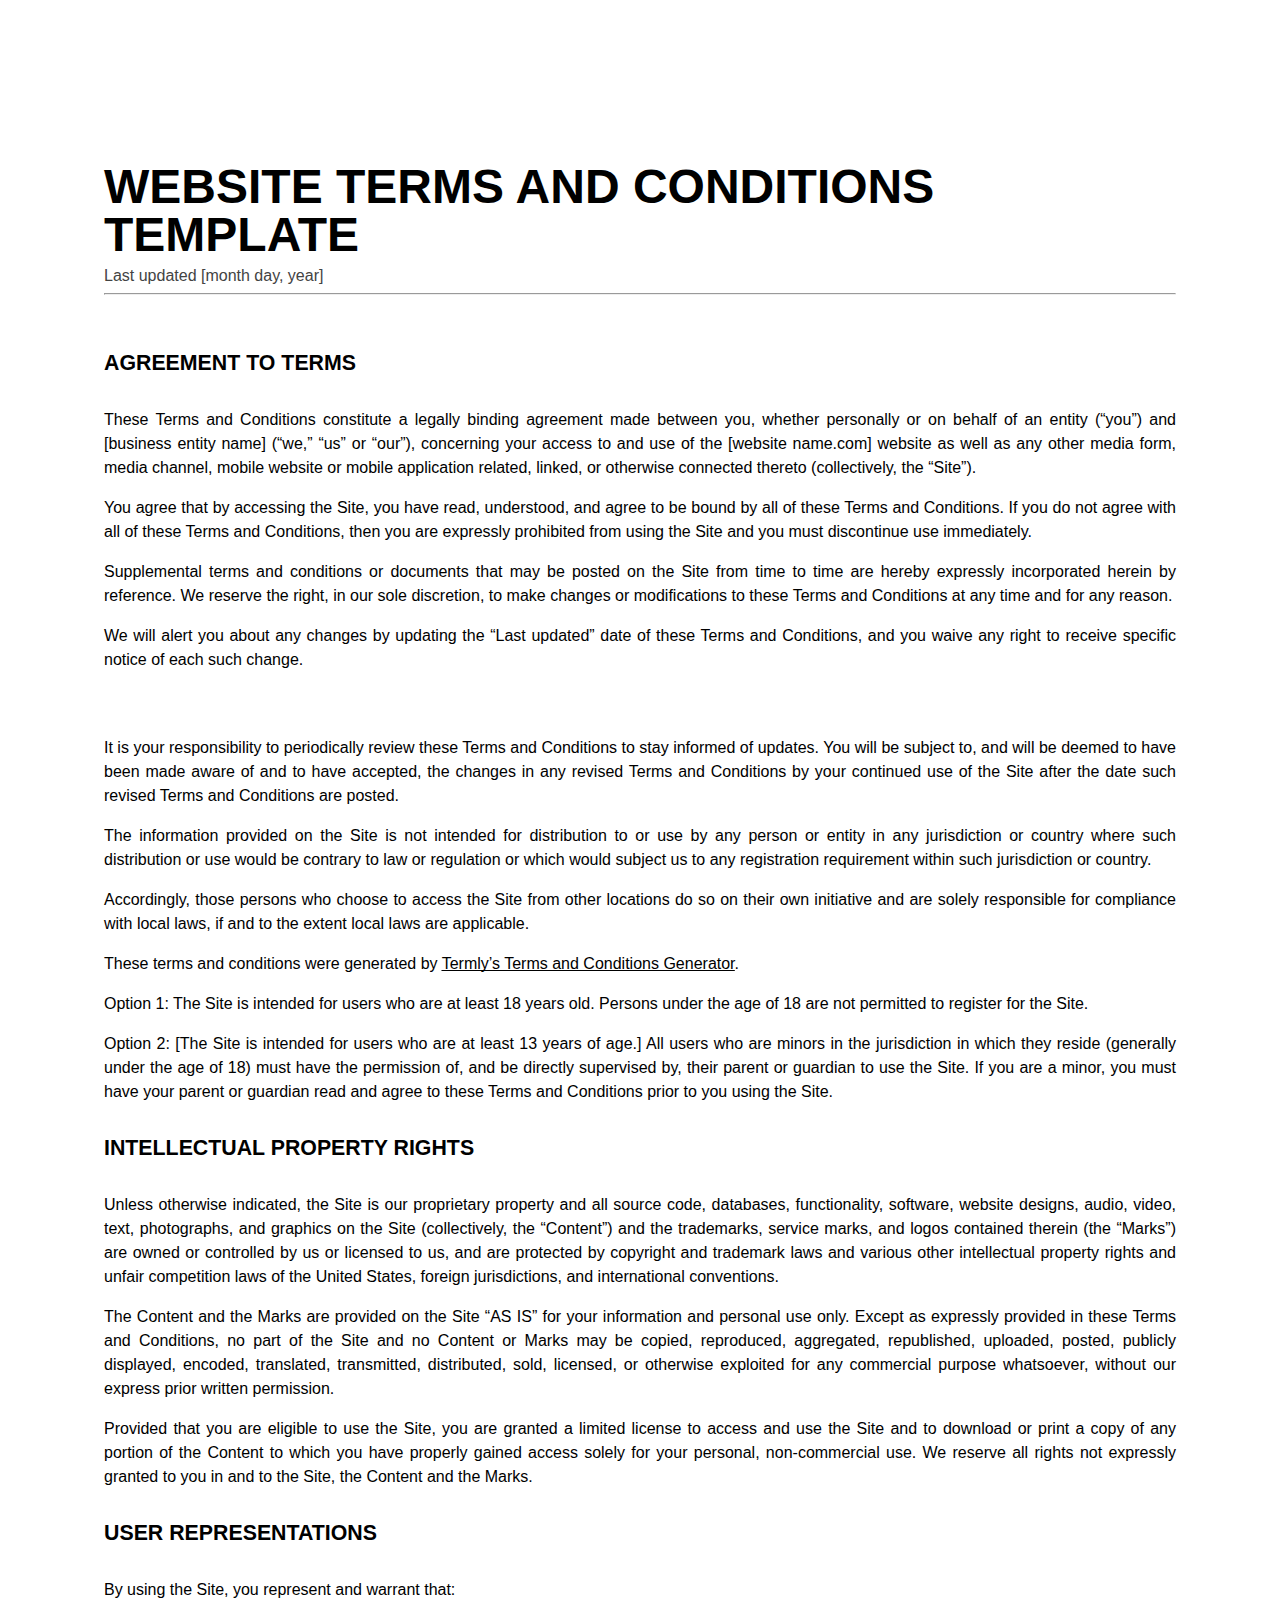
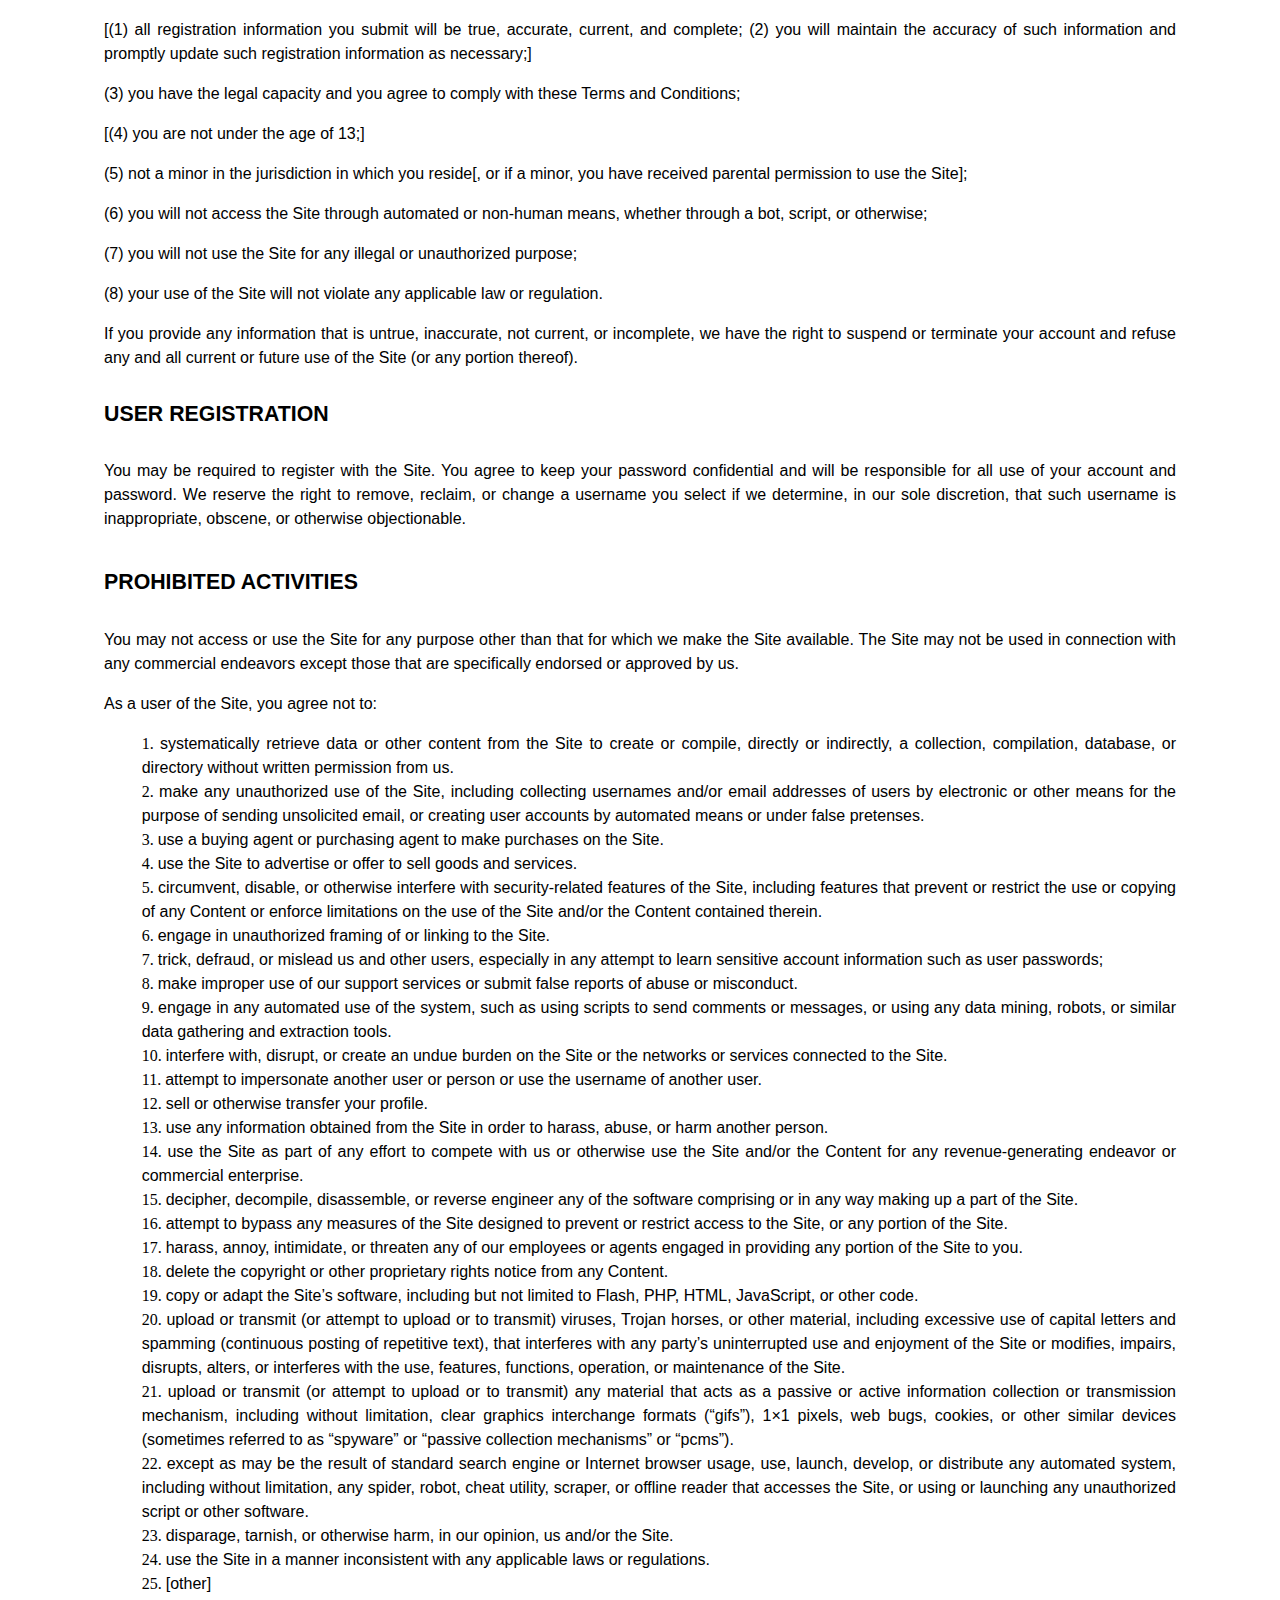
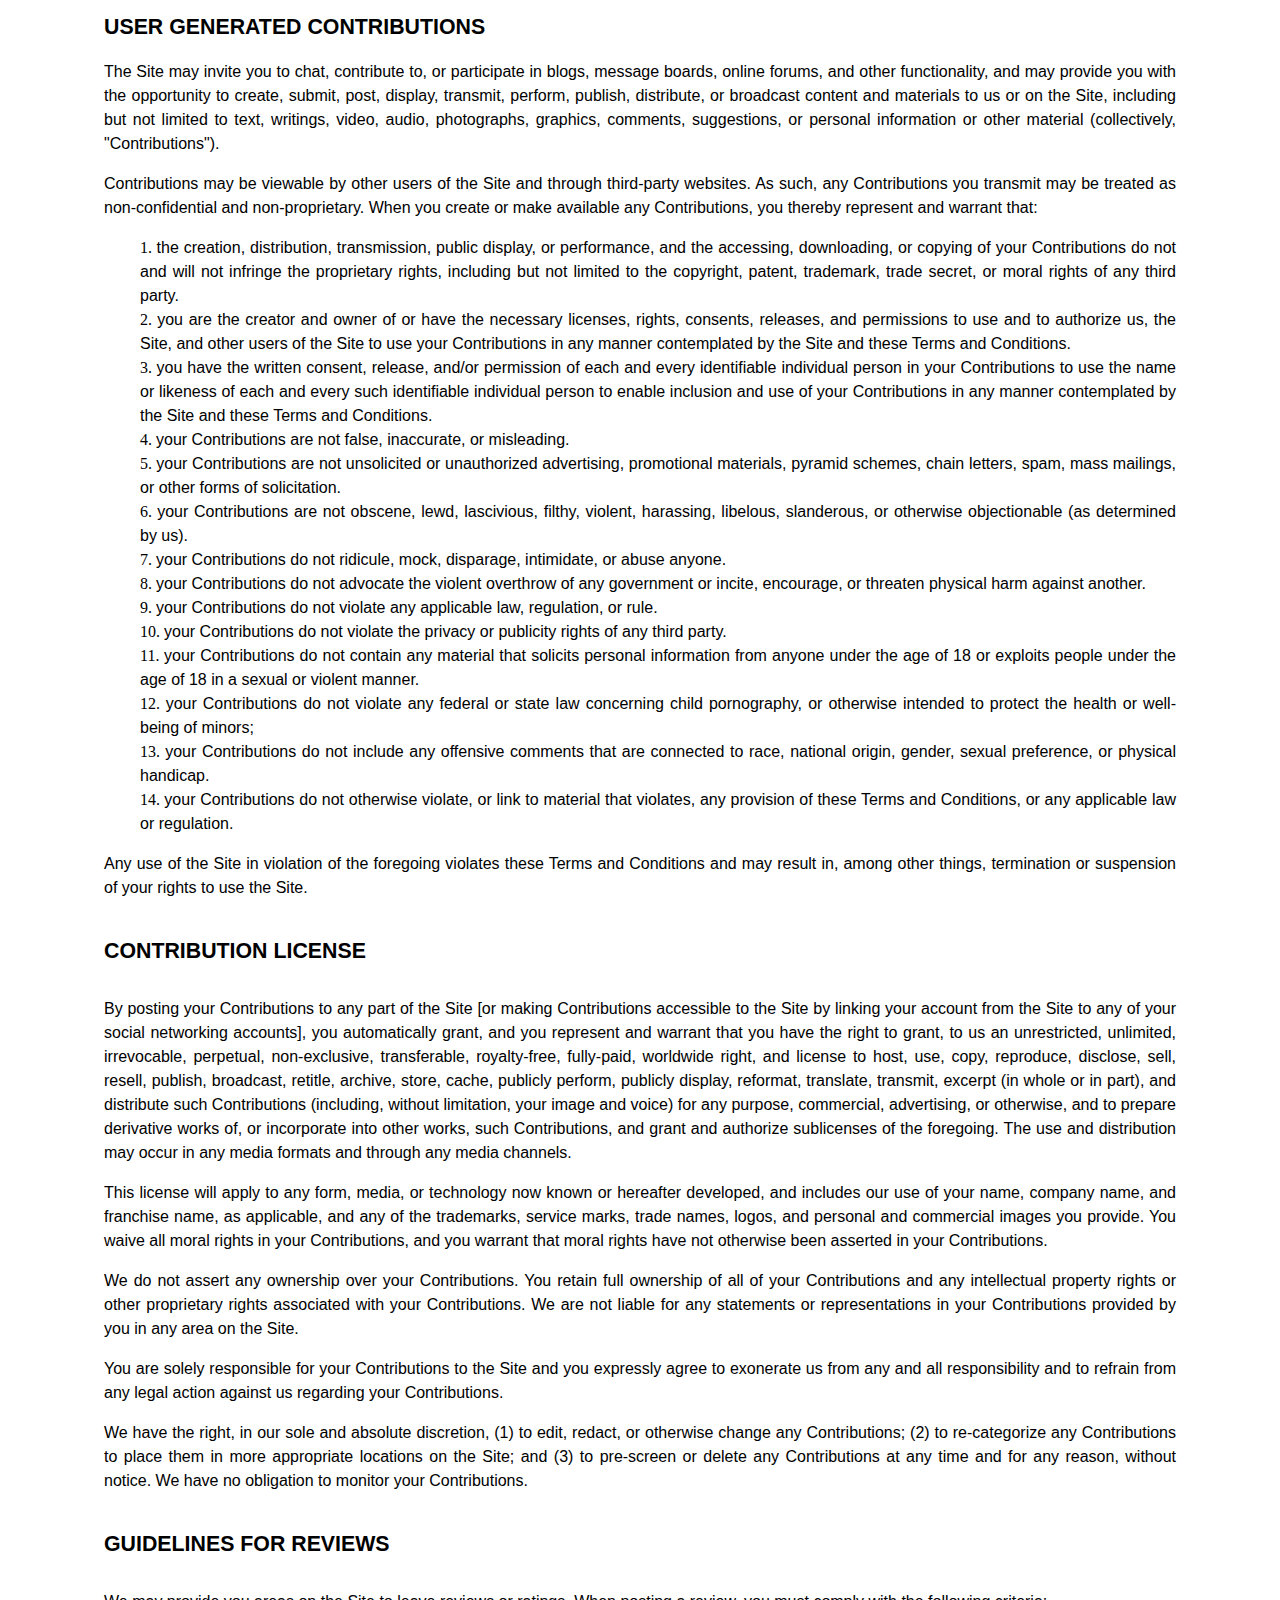
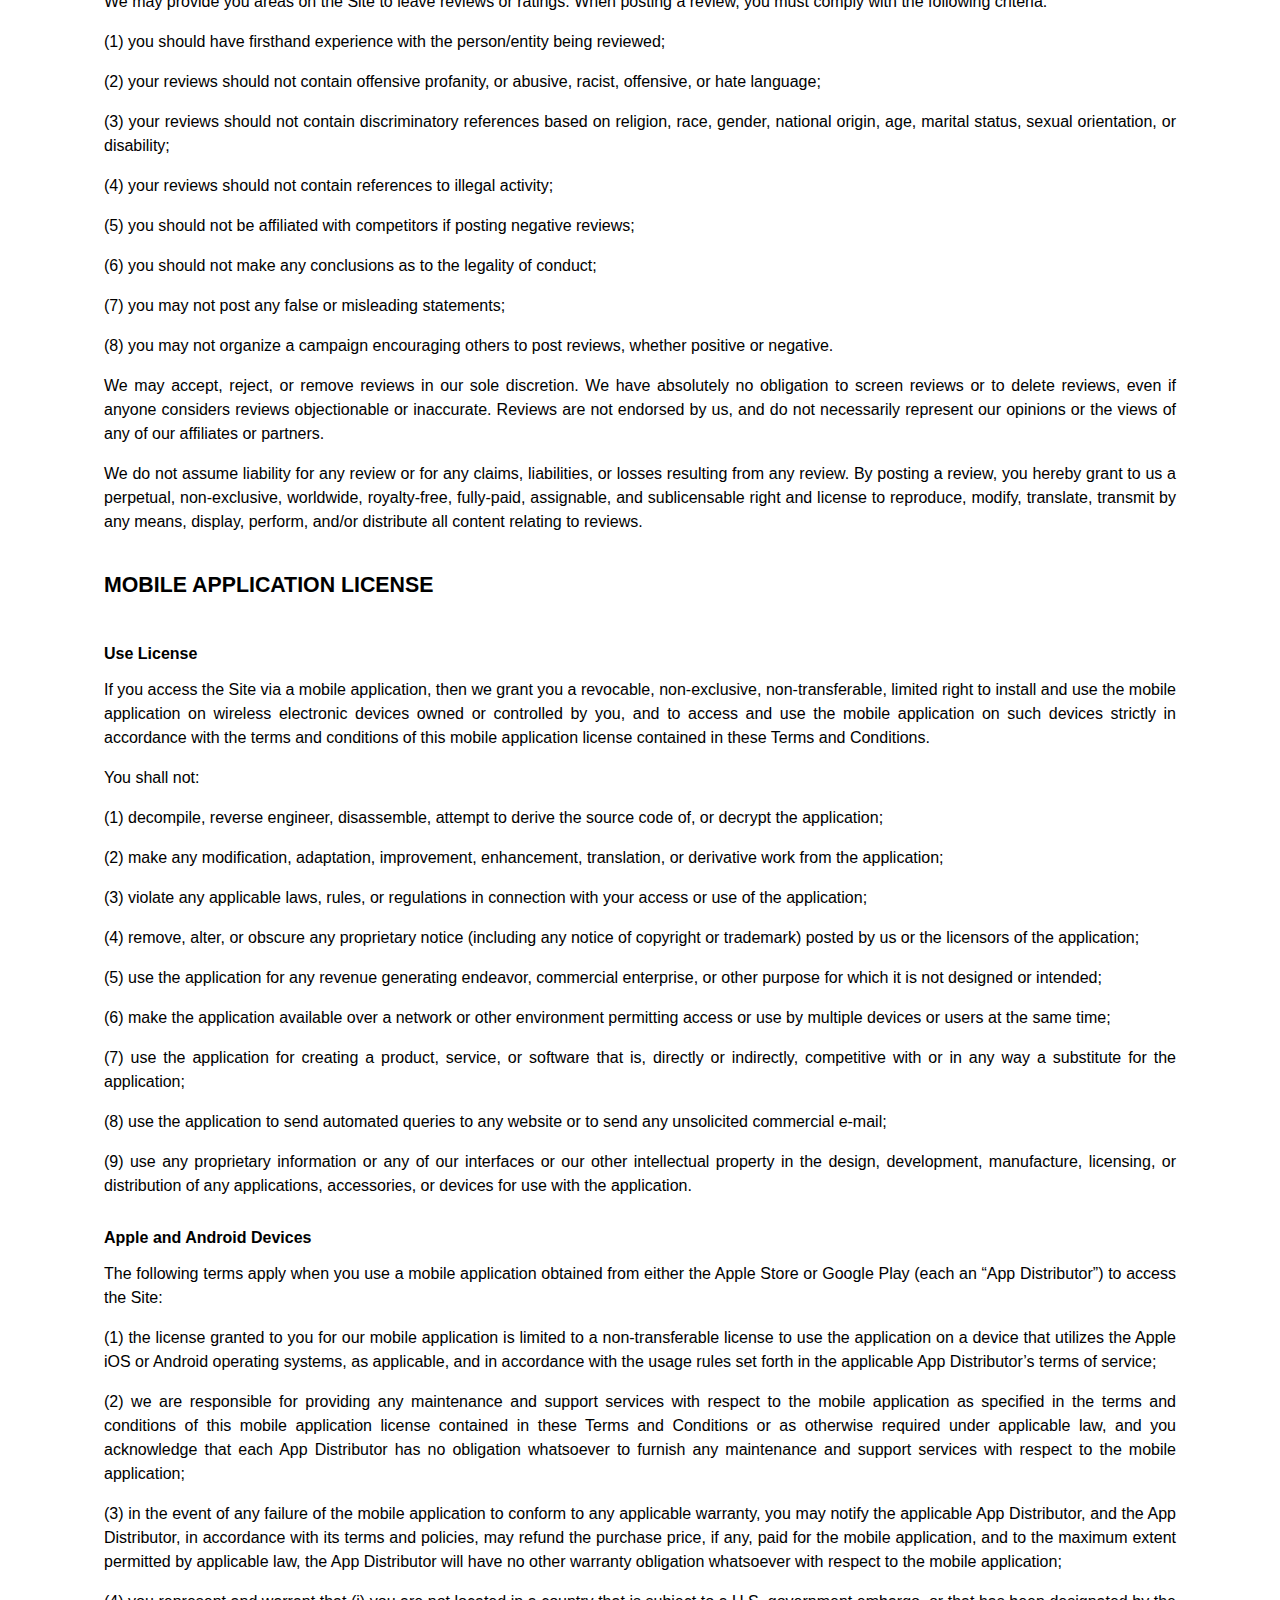
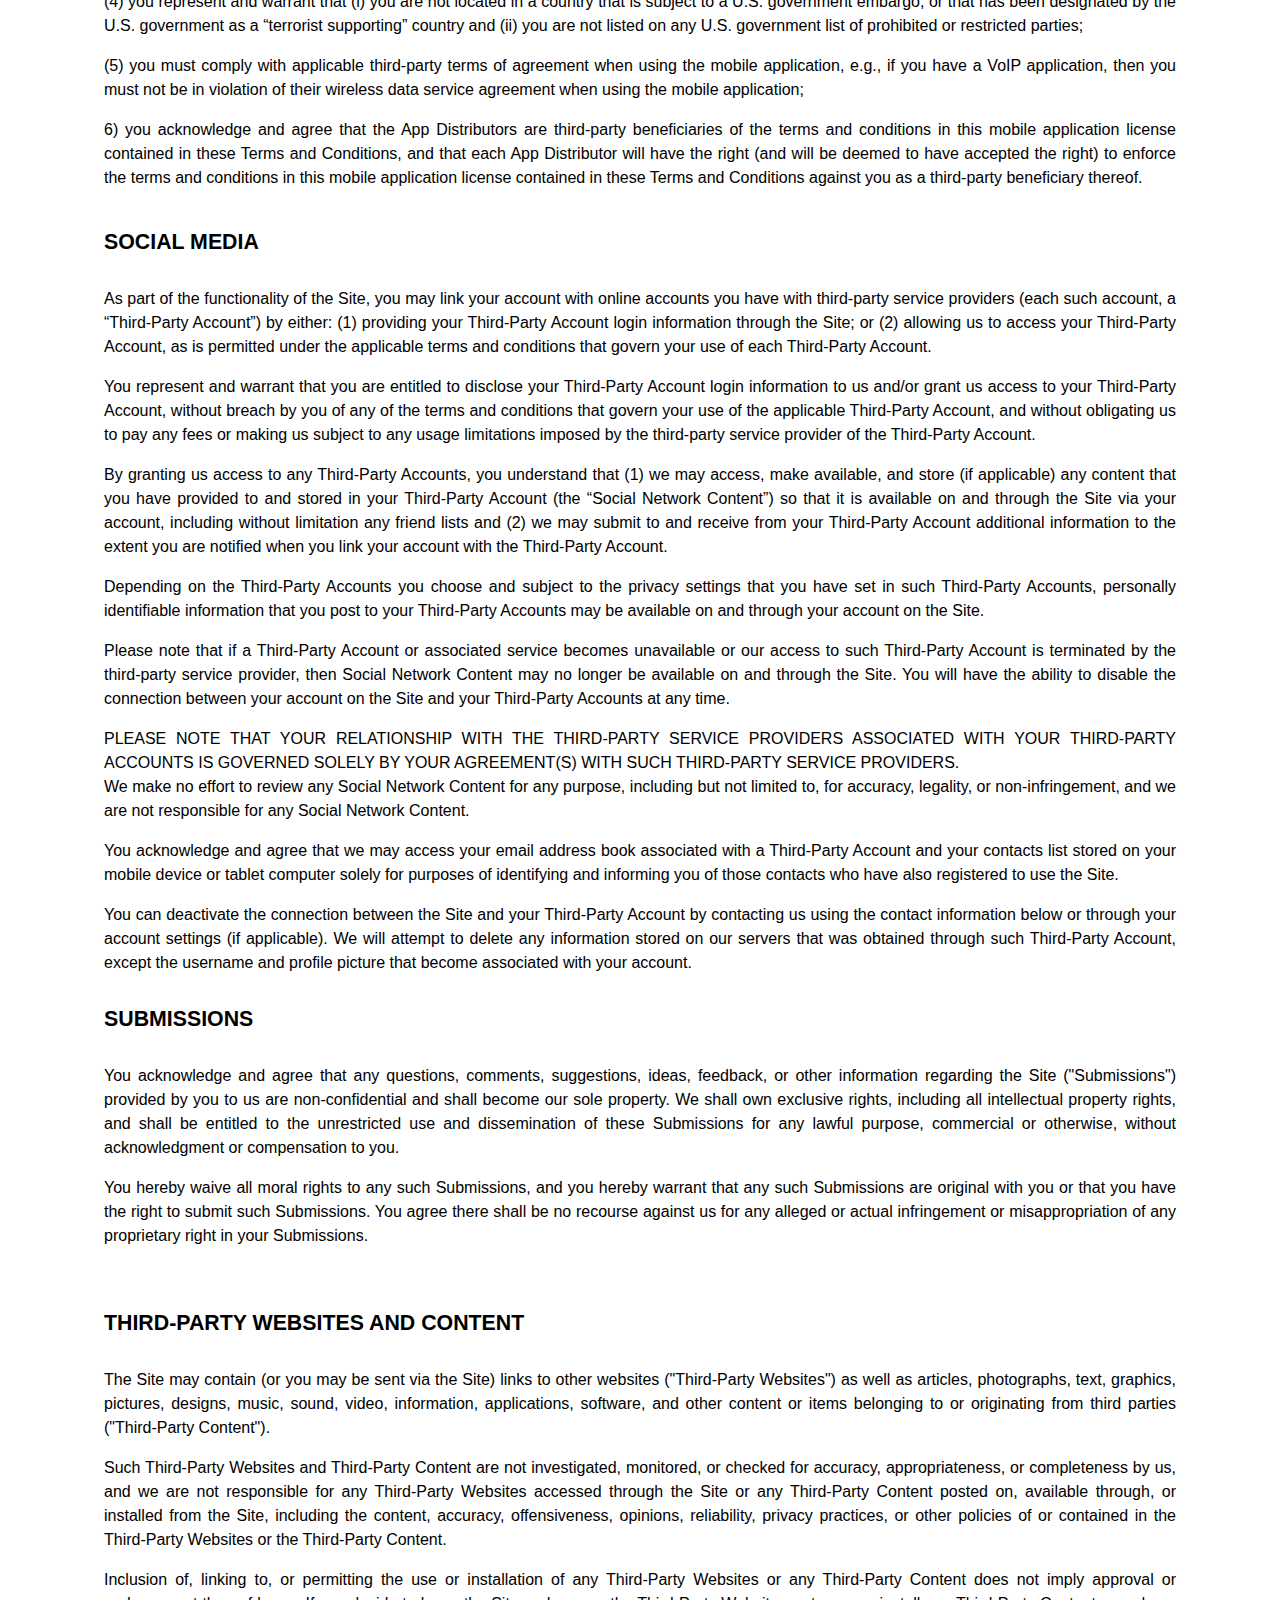
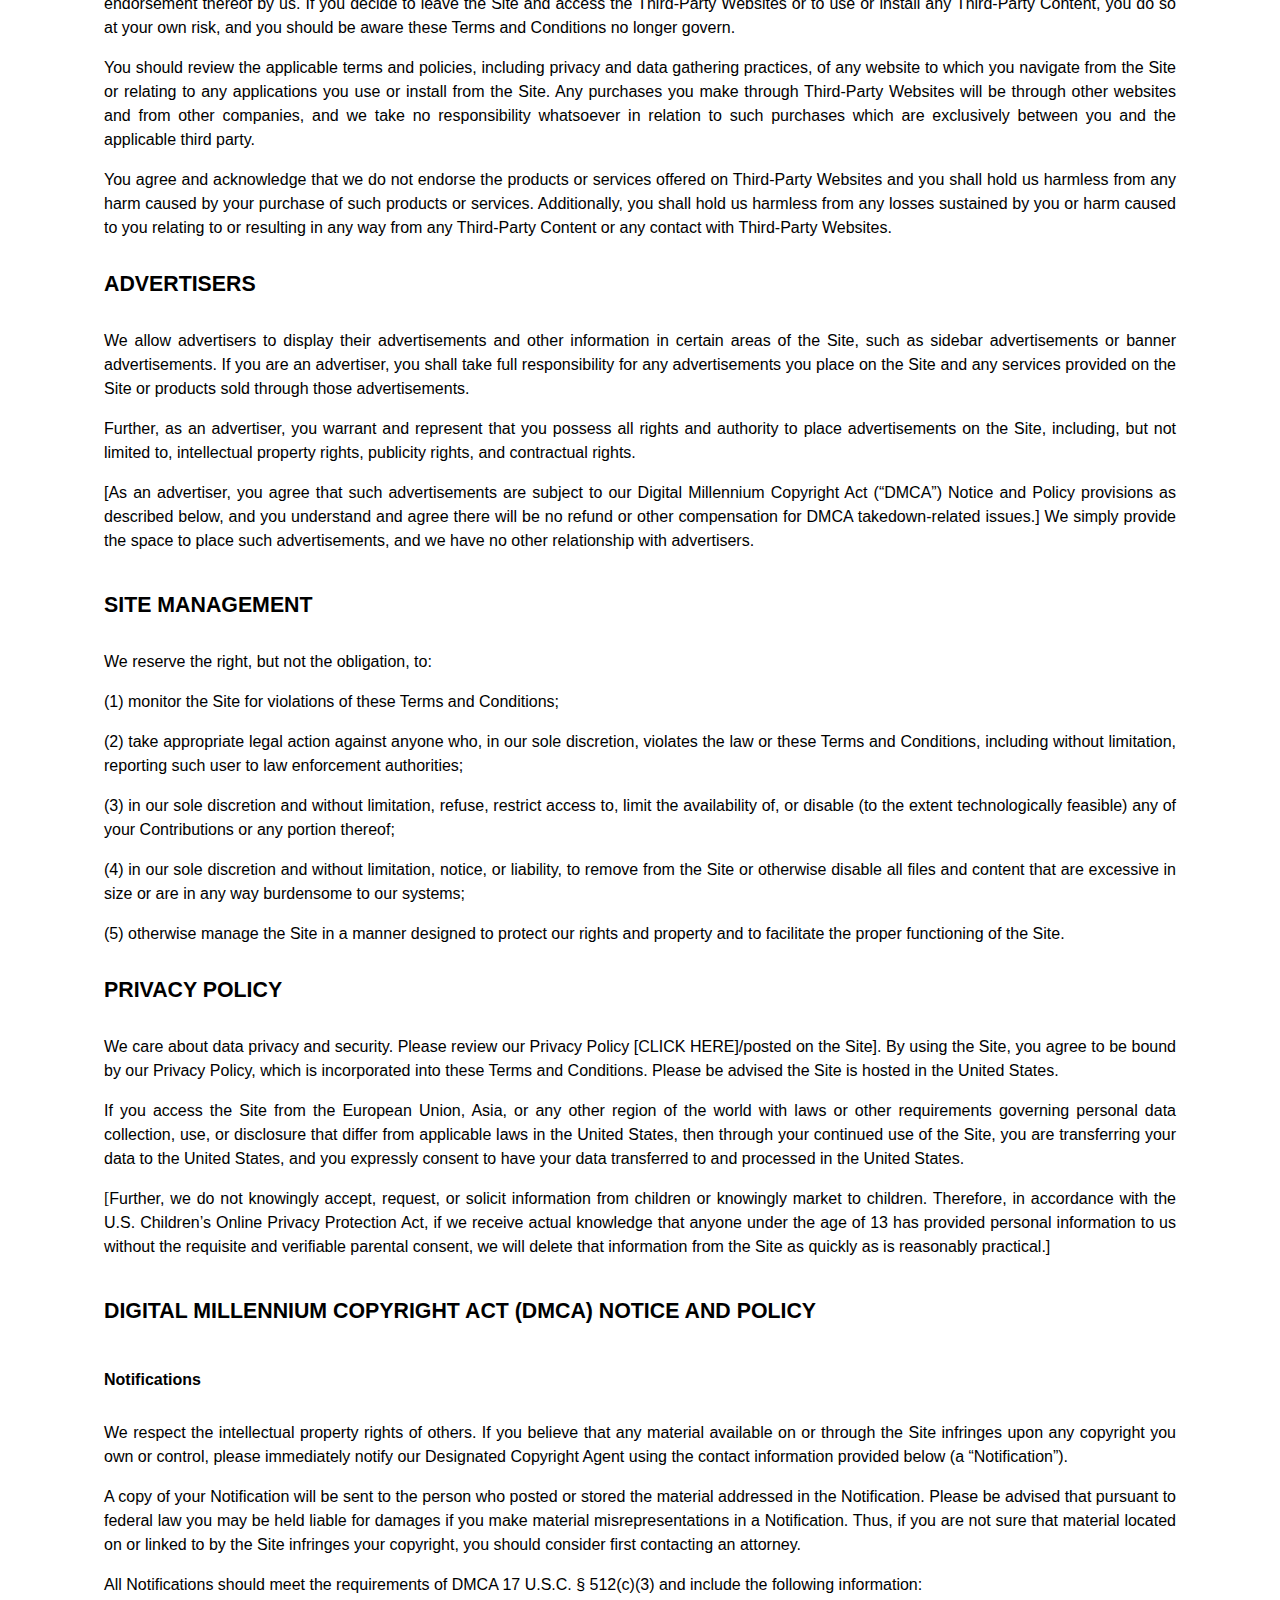
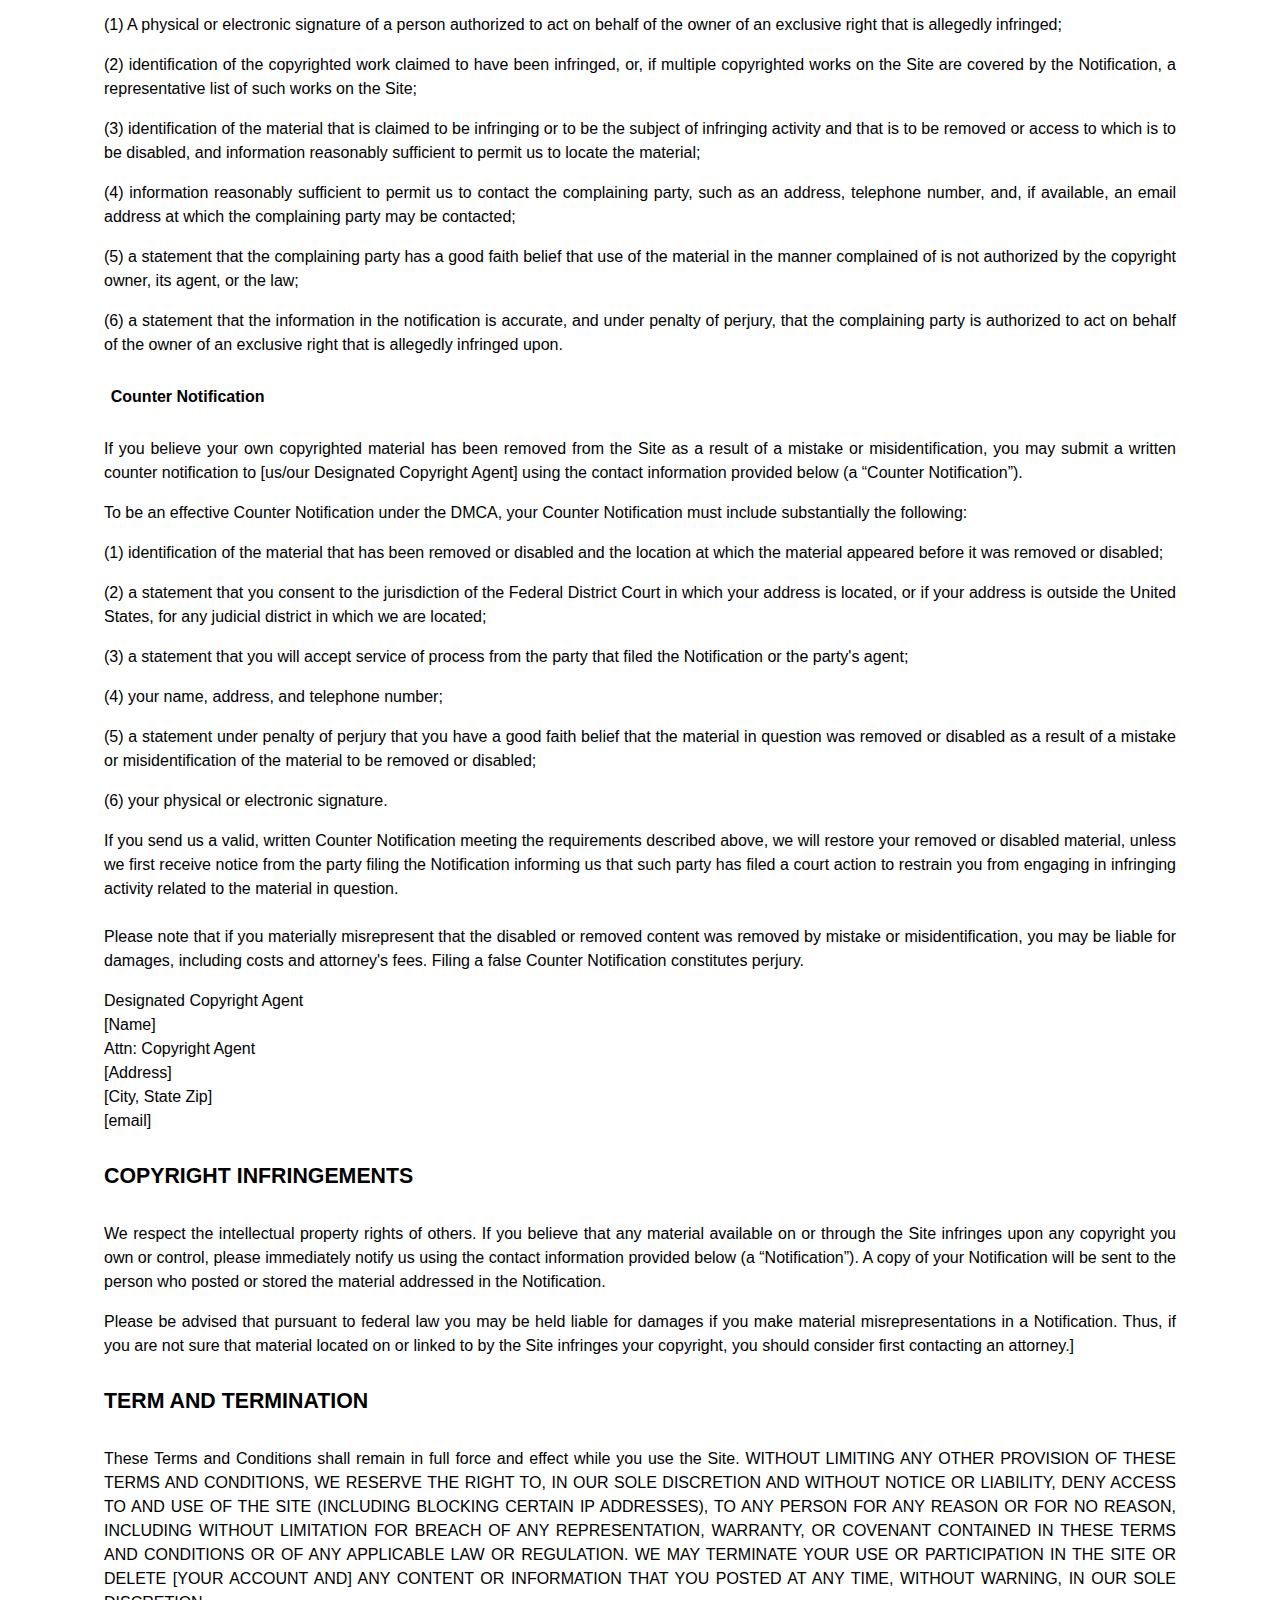
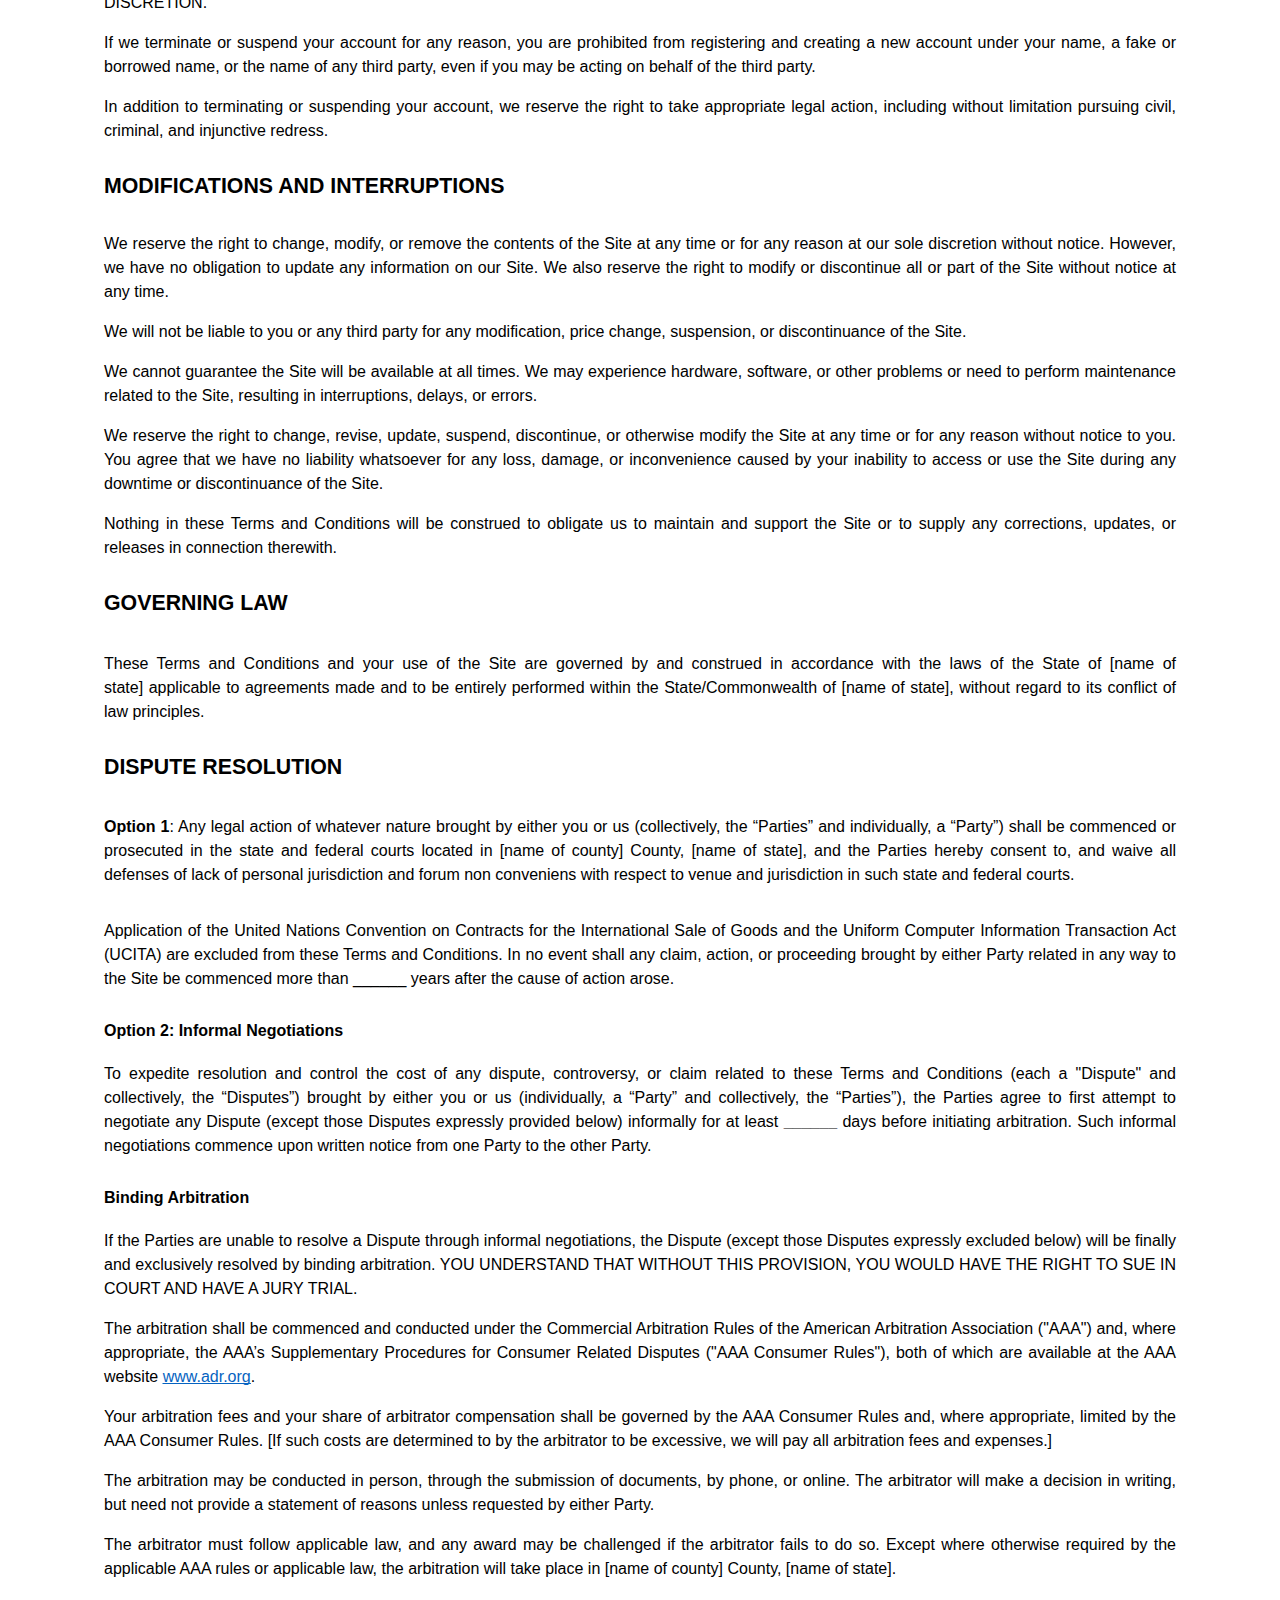
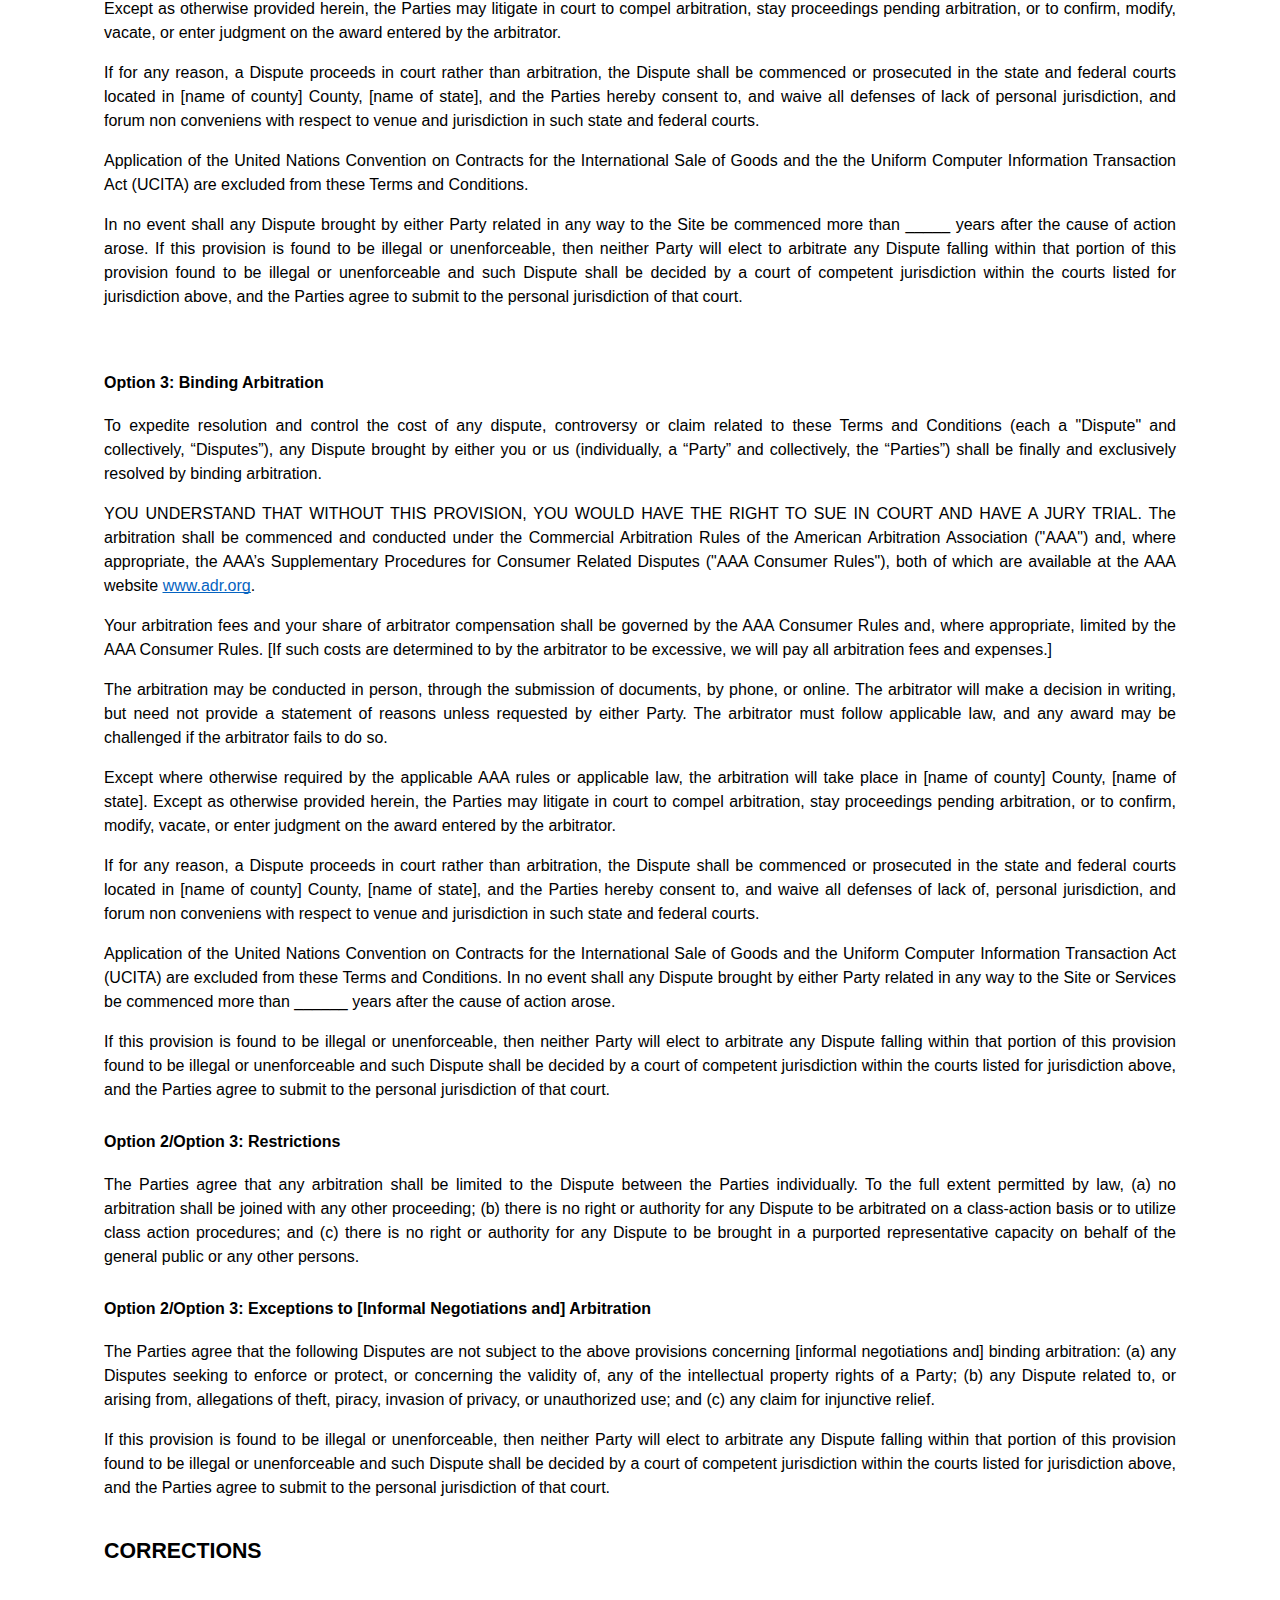
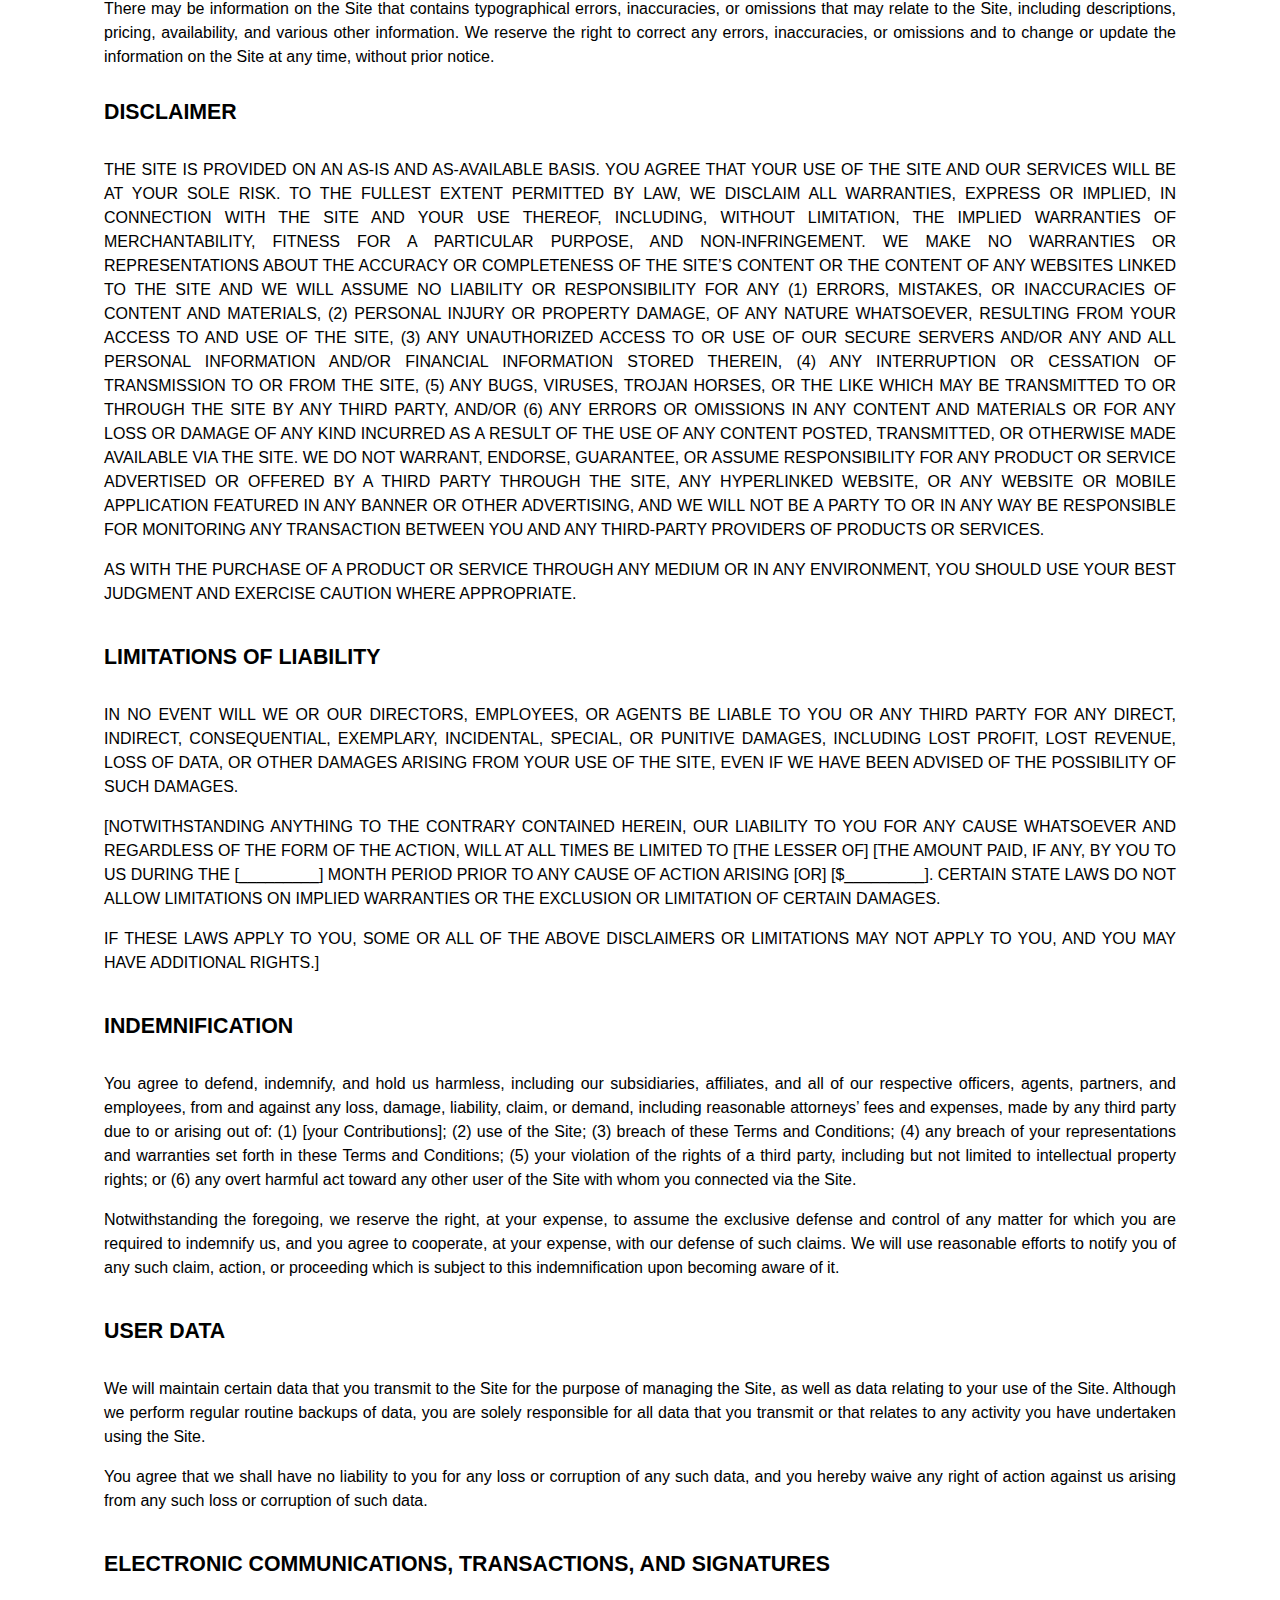
<file: docs/legal/TermsandConditionsTemplate.html>
<html><head><meta content="text/html; charset=UTF-8" http-equiv="content-type"><style type="text/css">ol.lst-kix_list_1-3{list-style-type:none}ol.lst-kix_list_1-4{list-style-type:none}.lst-kix_list_2-6>li:before{content:"" counter(lst-ctn-kix_list_2-6,decimal) ". "}.lst-kix_list_2-7>li:before{content:"" counter(lst-ctn-kix_list_2-7,lower-latin) ". "}.lst-kix_list_2-7>li{counter-increment:lst-ctn-kix_list_2-7}ol.lst-kix_list_1-5{list-style-type:none}ol.lst-kix_list_1-6{list-style-type:none}.lst-kix_list_2-1>li{counter-increment:lst-ctn-kix_list_2-1}ol.lst-kix_list_1-0{list-style-type:none}.lst-kix_list_2-4>li:before{content:"" counter(lst-ctn-kix_list_2-4,lower-latin) ". "}.lst-kix_list_2-5>li:before{content:"" counter(lst-ctn-kix_list_2-5,lower-roman) ". "}.lst-kix_list_2-8>li:before{content:"" counter(lst-ctn-kix_list_2-8,lower-roman) ". "}ol.lst-kix_list_1-1{list-style-type:none}ol.lst-kix_list_1-2{list-style-type:none}.lst-kix_list_1-1>li{counter-increment:lst-ctn-kix_list_1-1}ol.lst-kix_list_2-6.start{counter-reset:lst-ctn-kix_list_2-6 0}ol.lst-kix_list_1-8.start{counter-reset:lst-ctn-kix_list_1-8 0}ol.lst-kix_list_2-3.start{counter-reset:lst-ctn-kix_list_2-3 0}ol.lst-kix_list_1-5.start{counter-reset:lst-ctn-kix_list_1-5 0}ol.lst-kix_list_1-7{list-style-type:none}.lst-kix_list_1-7>li{counter-increment:lst-ctn-kix_list_1-7}ol.lst-kix_list_1-8{list-style-type:none}ol.lst-kix_list_2-5.start{counter-reset:lst-ctn-kix_list_2-5 0}.lst-kix_list_2-0>li{counter-increment:lst-ctn-kix_list_2-0}.lst-kix_list_2-3>li{counter-increment:lst-ctn-kix_list_2-3}.lst-kix_list_2-6>li{counter-increment:lst-ctn-kix_list_2-6}ol.lst-kix_list_1-7.start{counter-reset:lst-ctn-kix_list_1-7 0}.lst-kix_list_1-2>li{counter-increment:lst-ctn-kix_list_1-2}ol.lst-kix_list_2-2.start{counter-reset:lst-ctn-kix_list_2-2 0}.lst-kix_list_1-5>li{counter-increment:lst-ctn-kix_list_1-5}.lst-kix_list_1-8>li{counter-increment:lst-ctn-kix_list_1-8}ol.lst-kix_list_1-4.start{counter-reset:lst-ctn-kix_list_1-4 0}ol.lst-kix_list_1-1.start{counter-reset:lst-ctn-kix_list_1-1 0}ol.lst-kix_list_2-2{list-style-type:none}ol.lst-kix_list_2-3{list-style-type:none}ol.lst-kix_list_2-4{list-style-type:none}ol.lst-kix_list_2-5{list-style-type:none}.lst-kix_list_1-4>li{counter-increment:lst-ctn-kix_list_1-4}ol.lst-kix_list_2-0{list-style-type:none}.lst-kix_list_2-4>li{counter-increment:lst-ctn-kix_list_2-4}ol.lst-kix_list_1-6.start{counter-reset:lst-ctn-kix_list_1-6 0}ol.lst-kix_list_2-1{list-style-type:none}ol.lst-kix_list_1-3.start{counter-reset:lst-ctn-kix_list_1-3 0}ol.lst-kix_list_2-8.start{counter-reset:lst-ctn-kix_list_2-8 0}ol.lst-kix_list_1-2.start{counter-reset:lst-ctn-kix_list_1-2 0}.lst-kix_list_1-0>li:before{content:"" counter(lst-ctn-kix_list_1-0,decimal) ". "}ol.lst-kix_list_2-6{list-style-type:none}.lst-kix_list_1-1>li:before{content:"" counter(lst-ctn-kix_list_1-1,lower-latin) ". "}.lst-kix_list_1-2>li:before{content:"" counter(lst-ctn-kix_list_1-2,lower-roman) ". "}ol.lst-kix_list_2-0.start{counter-reset:lst-ctn-kix_list_2-0 0}ol.lst-kix_list_2-7{list-style-type:none}ol.lst-kix_list_2-8{list-style-type:none}.lst-kix_list_1-3>li:before{content:"" counter(lst-ctn-kix_list_1-3,decimal) ". "}.lst-kix_list_1-4>li:before{content:"" counter(lst-ctn-kix_list_1-4,lower-latin) ". "}ol.lst-kix_list_1-0.start{counter-reset:lst-ctn-kix_list_1-0 0}.lst-kix_list_1-0>li{counter-increment:lst-ctn-kix_list_1-0}.lst-kix_list_1-6>li{counter-increment:lst-ctn-kix_list_1-6}.lst-kix_list_1-7>li:before{content:"" counter(lst-ctn-kix_list_1-7,lower-latin) ". "}ol.lst-kix_list_2-7.start{counter-reset:lst-ctn-kix_list_2-7 0}.lst-kix_list_1-3>li{counter-increment:lst-ctn-kix_list_1-3}.lst-kix_list_1-5>li:before{content:"" counter(lst-ctn-kix_list_1-5,lower-roman) ". "}.lst-kix_list_1-6>li:before{content:"" counter(lst-ctn-kix_list_1-6,decimal) ". "}.lst-kix_list_2-0>li:before{content:"" counter(lst-ctn-kix_list_2-0,decimal) ". "}.lst-kix_list_2-1>li:before{content:"" counter(lst-ctn-kix_list_2-1,lower-latin) ". "}ol.lst-kix_list_2-1.start{counter-reset:lst-ctn-kix_list_2-1 0}.lst-kix_list_2-5>li{counter-increment:lst-ctn-kix_list_2-5}.lst-kix_list_2-8>li{counter-increment:lst-ctn-kix_list_2-8}.lst-kix_list_1-8>li:before{content:"" counter(lst-ctn-kix_list_1-8,lower-roman) ". "}.lst-kix_list_2-2>li:before{content:"" counter(lst-ctn-kix_list_2-2,lower-roman) ". "}.lst-kix_list_2-3>li:before{content:"" counter(lst-ctn-kix_list_2-3,decimal) ". "}.lst-kix_list_2-2>li{counter-increment:lst-ctn-kix_list_2-2}ol.lst-kix_list_2-4.start{counter-reset:lst-ctn-kix_list_2-4 0}ol{margin:0;padding:0}table td,table th{padding:0}.c19{border-right-style:solid;padding:0.8pt 0.8pt 0.8pt 0.8pt;border-bottom-color:#000000;border-top-width:0pt;border-right-width:0pt;border-left-color:#000000;vertical-align:top;border-right-color:#000000;border-left-width:0pt;border-top-style:solid;border-left-style:solid;border-bottom-width:0pt;width:221.5pt;border-top-color:#000000;border-bottom-style:solid}.c22{border-right-style:solid;padding:0.8pt 0.8pt 0.8pt 0.8pt;border-bottom-color:#000000;border-top-width:0pt;border-right-width:0pt;border-left-color:#000000;vertical-align:top;border-right-color:#000000;border-left-width:0pt;border-top-style:solid;border-left-style:solid;border-bottom-width:0pt;width:29.5pt;border-top-color:#000000;border-bottom-style:solid}.c20{color:#000000;font-weight:400;text-decoration:none;vertical-align:baseline;font-size:12pt;font-family:"Verdana";font-style:normal}.c0{color:#000000;font-weight:400;text-decoration:none;vertical-align:baseline;font-size:12pt;font-family:"Arial";font-style:normal}.c9{color:#000000;font-weight:700;text-decoration:none;vertical-align:baseline;font-size:16pt;font-family:"Arial";font-style:normal}.c4{color:#000000;font-weight:700;text-decoration:none;vertical-align:baseline;font-size:12pt;font-family:"Arial"; text-align: justify; font-style:normal}.c1{color:#000000;font-weight:400;text-decoration:none;vertical-align:baseline;font-size:12pt;font-family:"Times New Roman";font-style:normal}.c7{-webkit-text-decoration-skip:none;color:#0563c1;font-weight:400;text-decoration:underline;text-decoration-skip-ink:none;font-family:"Arial"}.c31{color:#434343;text-decoration:none;vertical-align:baseline;font-size:12pt;font-style:normal}.c26{color:#000000;text-decoration:none;vertical-align:baseline;font-size:36pt;font-style:normal}.c15{padding-top:0pt;padding-bottom:5pt;line-height:1.5;text-align:left;height:11pt}.c23{color:#000000;text-decoration:none;vertical-align:baseline;font-size:16pt;font-style:normal}.c10{margin-left:-0.8pt;border-spacing:0;border-collapse:collapse;margin-right:auto}.c25{-webkit-text-decoration-skip:none;color:#000000;text-decoration:underline;text-decoration-skip-ink:none}.c21{padding-top:0pt;padding-bottom:5pt;line-height:1.5;text-align:left}.c17{padding-top:0pt;padding-bottom:2pt;line-height:1.5;text-align:left}.c12{padding-top:0pt;padding-bottom:0pt;line-height:1.0;text-align:left}.c14{padding-top:0pt;padding-bottom:0pt;line-height:1.1500000000000001;text-align:left}.c2{padding-top:0pt;padding-bottom:0pt;line-height:1.5;text-align:justify}.c33{text-decoration:none;vertical-align:baseline;font-size:6pt;font-style:normal}.c24{background-color:#ffffff;padding:68pt 72pt 68pt 72pt}.c5{margin-left:27pt;padding-left:0pt}.c8{margin-left:25.1pt;padding-left:3.2pt}.c13{font-weight:700;font-family:"Arial"}.c16{font-weight:400;font-family:"Arial"}.c36{font-size:12pt;font-style:italic}.c29{color:inherit;text-decoration:inherit}.c32{padding:0;margin:0}.c34{font-weight:400;font-family:"Verdana"}.c18{text-indent:-21.6pt}.c27{color:#000000}.c30{height:11pt}.c35{height:0pt}.c28{margin-left:21.6pt}.c11{height:14pt}.c3{height:12pt}.c6{page-break-after:avoid}.title{padding-top:24pt;color:#000000;font-weight:700;font-size:36pt;padding-bottom:6pt;font-family:"Times New Roman";line-height:1.0;page-break-after:avoid;text-align:left}.subtitle{padding-top:18pt;color:#666666;font-size:24pt;padding-bottom:4pt;font-family:"Georgia";line-height:1.0;page-break-after:avoid;font-style:italic;text-align:left}li{color:#000000;font-size:12pt;font-family:"Times New Roman"}p{margin:0;color:#000000;font-size:12pt;font-family:"Times New Roman"}h1{padding-top:0pt;color:#000000;font-weight:700;font-size:14pt;padding-bottom:0pt;font-family:"Arial";line-height:1.1500000000000001;page-break-after:avoid;text-align:justify}h2{padding-top:0pt;color:#000000;font-weight:700;font-size:11pt;padding-bottom:0pt;font-family:"Arial";line-height:1.1500000000000001;page-break-after:avoid;text-align:justify}h3{padding-top:14pt;color:#000000;font-weight:700;font-size:14pt;padding-bottom:4pt;font-family:"Times New Roman";line-height:1.0;page-break-after:avoid;text-align:left}h4{padding-top:12pt;color:#000000;font-weight:700;font-size:12pt;padding-bottom:2pt;font-family:"Times New Roman";line-height:1.0;page-break-after:avoid;text-align:left}h5{padding-top:11pt;color:#000000;font-weight:700;font-size:11pt;padding-bottom:2pt;font-family:"Times New Roman";line-height:1.0;page-break-after:avoid;text-align:left}h6{padding-top:10pt;color:#000000;font-weight:700;font-size:10pt;padding-bottom:2pt;font-family:"Times New Roman";line-height:1.0;page-break-after:avoid;text-align:left}</style></head><body class="c24"><div><p class="c12 c3"><span class="c1"></span></p></div><p class="c2 c3"><span class="c0"></span></p><p class="c14 title" id="h.gjdgxs"><span class="c13 c26">WEBSITE TERMS AND CONDITIONS TEMPLATE</span></p><p class="c14"><span class="c16 c31">Last updated [month day, year]</span></p><hr><p class="c14 c3"><span class="c0"></span></p><p class="c3 c14"><span class="c16 c27 c33"></span></p><h1 class="c2 c6" id="h.30j0zll"><span class="c9">AGREEMENT TO TERMS</span></h1><p class="c12 c3"><span class="c1"></span></p><p class="c2"><span class="c16">These Terms and Conditions constitute a legally binding agreement made between you, whether personally or on behalf of an entity (&ldquo;you&rdquo;) and [business entity name]</span><span class="c13">&nbsp;</span><span class="c0">(&ldquo;we,&rdquo; &ldquo;us&rdquo; or &ldquo;our&rdquo;), concerning your access to and use of the [website name.com] website as well as any other media form, media channel, mobile website or mobile application related, linked, or otherwise connected thereto (collectively, the &ldquo;Site&rdquo;). </span></p><p class="c2 c3"><span class="c0"></span></p><p class="c2"><span class="c0">You agree that by accessing the Site, you have read, understood, and agree to be bound by all of these Terms and Conditions. If you do not agree with all of these Terms and Conditions, then you are expressly prohibited from using the Site and you must discontinue use immediately.</span></p><p class="c2 c3"><span class="c0"></span></p><p class="c2"><span class="c0">Supplemental terms and conditions or documents that may be posted on the Site from time to time are hereby expressly incorporated herein by reference. We reserve the right, in our sole discretion, to make changes or modifications to these Terms and Conditions at any time and for any reason. </span></p><p class="c2 c3"><span class="c0"></span></p><p class="c2"><span class="c0">We will alert you about any changes by updating the &ldquo;Last updated&rdquo; date of these Terms and Conditions, and you waive any right to receive specific notice of each such change. </span></p><p class="c2 c3"><span class="c0"></span></p><p class="c2 c3"><span class="c0"></span></p><p class="c2 c3"><span class="c0"></span></p><p class="c2 c3"><span class="c0"></span></p><p class="c2"><span class="c0">It is your responsibility to periodically review these Terms and Conditions to stay informed of updates. You will be subject to, and will be deemed to have been made aware of and to have accepted, the changes in any revised Terms and Conditions by your continued use of the Site after the date such revised Terms and Conditions are posted. </span></p><p class="c2 c3"><span class="c0"></span></p><p class="c2"><span class="c0">The information provided on the Site is not intended for distribution to or use by any person or entity in any jurisdiction or country where such distribution or use would be contrary to law or regulation or which would subject us to any registration requirement within such jurisdiction or country. </span></p><p class="c2 c3"><span class="c0"></span></p><p class="c2"><span class="c0">Accordingly, those persons who choose to access the Site from other locations do so on their own initiative and are solely responsible for compliance with local laws, if and to the extent local laws are applicable.&nbsp;</span></p><p class="c2 c3"><span class="c0"></span></p><p class="c2"><span class="c16">These terms and conditions were </span><span class="c16 c27">generated by </span><span class="c16 c25"><a class="c29" href="https://www.google.com/url?q=https://termly.io/products/terms-and-conditions-generator/&amp;sa=D&amp;ust=1598876306726000&amp;usg=AOvVaw0lGX5luJhpNVh7U2MCP0NN">Termly&rsquo;s Terms and Conditions Generator</a></span><span class="c16 c27">.</span></p><p class="c2 c3"><span class="c0"></span></p><p class="c2"><span class="c0">Option 1: The Site is intended for users who are at least 18 years old. Persons under the age of 18 are not permitted to register for the Site. </span></p><p class="c2 c3"><span class="c0"></span></p><p class="c2"><span class="c0">Option 2: [The Site is intended for users who are at least 13 years of age.] All users who are minors in the jurisdiction in which they reside (generally under the age of 18) must have the permission of, and be directly supervised by, their parent or guardian to use the Site. If you are a minor, you must have your parent or guardian read and agree to these Terms and Conditions prior to you using the Site. </span></p><p class="c2 c3"><span class="c0"></span></p><h1 class="c2 c6" id="h.1fob9te"><span class="c9">INTELLECTUAL PROPERTY RIGHTS</span></h1><p class="c12 c3"><span class="c1"></span></p><p class="c2"><span class="c0">Unless otherwise indicated, the Site is our proprietary property and all source code, databases, functionality, software, website designs, audio, video, text, photographs, and graphics on the Site (collectively, the &ldquo;Content&rdquo;) and the trademarks, service marks, and logos contained therein (the &ldquo;Marks&rdquo;) are owned or controlled by us or licensed to us, and are protected by copyright and trademark laws and various other intellectual property rights and unfair competition laws of the United States, foreign jurisdictions, and international conventions. </span></p><p class="c2 c3"><span class="c0"></span></p><p class="c2"><span class="c0">The Content and the Marks are provided on the Site &ldquo;AS IS&rdquo; for your information and personal use only. Except as expressly provided in these Terms and Conditions, no part of the Site and no Content or Marks may be copied, reproduced, aggregated, republished, uploaded, posted, publicly displayed, encoded, translated, transmitted, distributed, sold, licensed, or otherwise exploited for any commercial purpose whatsoever, without our express prior written permission.</span></p><p class="c2 c3"><span class="c0"></span></p><p class="c2"><span class="c0">Provided that you are eligible to use the Site, you are granted a limited license to access and use the Site and to download or print a copy of any portion of the Content to which you have properly gained access solely for your personal, non-commercial use. We reserve all rights not expressly granted to you in and to the Site, the Content and the Marks.</span></p><p class="c2 c3"><span class="c0"></span></p><h1 class="c2 c6" id="h.3znysh7"><span class="c9">USER REPRESENTATIONS</span></h1><p class="c12 c3"><span class="c1"></span></p><p class="c2"><span class="c0">By using the Site, you represent and warrant that: </span></p><p class="c2 c3"><span class="c0"></span></p><p class="c2"><span class="c16">[(1) all registration information you submit will be true, accurate, current, and complete;</span><span class="c13">&nbsp;</span><span class="c16">(2) you will maintain the accuracy of such information and promptly update such registration information as necessary;]</span><span class="c4">&nbsp;</span></p><p class="c2 c3"><span class="c4"></span></p><p class="c2"><span class="c0">(3) you have the legal capacity and you agree to comply with these Terms and Conditions; </span></p><p class="c2 c3"><span class="c0"></span></p><p class="c2"><span class="c0">[(4) you are not under the age of 13;] </span></p><p class="c2 c3"><span class="c0"></span></p><p class="c2"><span class="c0">(5) not a minor in the jurisdiction in which you reside[, or if a minor, you have received parental permission to use the Site]; </span></p><p class="c2 c3"><span class="c0"></span></p><p class="c2"><span class="c0">(6) you will not access the Site through automated or non-human means, whether through a bot, script, or otherwise; </span></p><p class="c2 c3"><span class="c0"></span></p><p class="c2"><span class="c0">(7) you will not use the Site for any illegal or unauthorized purpose; </span></p><p class="c2 c3"><span class="c0"></span></p><p class="c2"><span class="c0">(8) your use of the Site will not violate any applicable law or regulation.</span></p><p class="c2 c3"><span class="c0"></span></p><p class="c2"><span class="c0">If you provide any information that is untrue, inaccurate, not current, or incomplete, we have the right to suspend or terminate your account and refuse any and all current or future use of the Site (or any portion thereof). </span></p><p class="c2 c3"><span class="c0"></span></p><h1 class="c2 c6" id="h.2et92p0"><span class="c9">USER REGISTRATION</span></h1><p class="c12 c3"><span class="c1"></span></p><p class="c2"><span class="c0">You may be required to register with the Site. You agree to keep your password confidential and will be responsible for all use of your account and password. We reserve the right to remove, reclaim, or change a username you select if we determine, in our sole discretion, that such username is inappropriate, obscene, or otherwise objectionable.</span></p><p class="c2"><span class="c0">&nbsp;</span></p><h1 class="c2 c6" id="h.tyjcwt"><span class="c9">PROHIBITED ACTIVITIES</span></h1><p class="c12 c3"><span class="c1"></span></p><p class="c2"><span class="c0">You may not access or use the Site for any purpose other than that for which we make the Site available. The Site may not be used in connection with any commercial endeavors except those that are specifically endorsed or approved by us. </span></p><p class="c2 c3"><span class="c0"></span></p><p class="c2"><span class="c0">As a user of the Site, you agree not to:</span></p><p class="c2 c3"><span class="c0"></span></p><ol class="c32 lst-kix_list_1-0 start" start="1"><li class="c2 c8"><span class="c0">systematically retrieve data or other content from the Site to create or compile, directly or indirectly, a collection, compilation, database, or directory without written permission from us.</span></li><li class="c2 c8"><span class="c0">make any unauthorized use of the Site, including collecting usernames and/or email addresses of users by electronic or other means for the purpose of sending unsolicited email, or creating user accounts by automated means or under false pretenses.</span></li><li class="c2 c8"><span class="c0">use a buying agent or purchasing agent to make purchases on the Site.</span></li><li class="c2 c8"><span class="c0">use the Site to advertise or offer to sell goods and services.</span></li><li class="c2 c8"><span class="c0">circumvent, disable, or otherwise interfere with security-related features of the Site, including features that prevent or restrict the use or copying of any Content or enforce limitations on the use of the Site and/or the Content contained therein.</span></li><li class="c2 c8"><span class="c0">engage in unauthorized framing of or linking to the Site.</span></li><li class="c2 c8"><span class="c0">trick, defraud, or mislead us and other users, especially in any attempt to learn sensitive account information such as user passwords;</span></li><li class="c2 c8"><span class="c0">make improper use of our support services or submit false reports of abuse or misconduct.</span></li><li class="c2 c8"><span class="c0">engage in any automated use of the system, such as using scripts to send comments or messages, or using any data mining, robots, or similar data gathering and extraction tools.</span></li><li class="c2 c8"><span class="c0">interfere with, disrupt, or create an undue burden on the Site or the networks or services connected to the Site.</span></li><li class="c2 c8"><span class="c0">attempt to impersonate another user or person or use the username of another user.</span></li><li class="c2 c8"><span class="c0">sell or otherwise transfer your profile.</span></li><li class="c2 c8"><span class="c0">use any information obtained from the Site in order to harass, abuse, or harm another person.</span></li><li class="c2 c8"><span class="c0">use the Site as part of any effort to compete with us or otherwise use the Site and/or the Content for any revenue-generating endeavor or commercial enterprise.</span></li><li class="c2 c8"><span class="c0">decipher, decompile, disassemble, or reverse engineer any of the software comprising or in any way making up a part of the Site.</span></li><li class="c2 c8"><span class="c0">attempt to bypass any measures of the Site designed to prevent or restrict access to the Site, or any portion of the Site.</span></li><li class="c2 c8"><span class="c0">harass, annoy, intimidate, or threaten any of our employees or agents engaged in providing any portion of the Site to you.</span></li><li class="c2 c8"><span class="c0">delete the copyright or other proprietary rights notice from any Content.</span></li><li class="c2 c8"><span class="c0">copy or adapt the Site&rsquo;s software, including but not limited to Flash, PHP, HTML, JavaScript, or other code.</span></li><li class="c2 c8"><span class="c0">upload or transmit (or attempt to upload or to transmit) viruses, Trojan horses, or other material, including excessive use of capital letters and spamming (continuous posting of repetitive text), that interferes with any party&rsquo;s uninterrupted use and enjoyment of the Site or modifies, impairs, disrupts, alters, or interferes with the use, features, functions, operation, or maintenance of the Site.</span></li><li class="c2 c8"><span class="c0">upload or transmit (or attempt to upload or to transmit) any material that acts as a passive or active information collection or transmission mechanism, including without limitation, clear graphics interchange formats (&ldquo;gifs&rdquo;), 1&times;1 pixels, web bugs, cookies, or other similar devices (sometimes referred to as &ldquo;spyware&rdquo; or &ldquo;passive collection mechanisms&rdquo; or &ldquo;pcms&rdquo;).</span></li><li class="c2 c8"><span class="c0">except as may be the result of standard search engine or Internet browser usage, use, launch, develop, or distribute any automated system, including without limitation, any spider, robot, cheat utility, scraper, or offline reader that accesses the Site, or using or launching any unauthorized script or other software.</span></li><li class="c2 c8"><span class="c0">disparage, tarnish, or otherwise harm, in our opinion, us and/or the Site.</span></li><li class="c2 c8"><span class="c0">use the Site in a manner inconsistent with any applicable laws or regulations.</span></li><li class="c2 c8"><span class="c0">[other]</span></li></ol><p class="c2 c3"><span class="c0"></span></p><p class="c2"><span class="c9">USER GENERATED CONTRIBUTIONS</span></p><p class="c2 c3"><span class="c16 c23"></span></p><p class="c2"><span class="c0">The Site may invite you to chat, contribute to, or participate in blogs, message boards, online forums, and other functionality, and may provide you with the opportunity to create, submit, post, display, transmit, perform, publish, distribute, or broadcast content and materials to us or on the Site, including but not limited to text, writings, video, audio, photographs, graphics, comments, suggestions, or personal information or other material (collectively, &quot;Contributions&quot;). </span></p><p class="c2 c3"><span class="c0"></span></p><p class="c2"><span class="c0">Contributions may be viewable by other users of the Site and through third-party websites. As such, any Contributions you transmit may be treated as non-confidential and non-proprietary. When you create or make available any Contributions, you thereby represent and warrant that:</span></p><p class="c2 c3"><span class="c0"></span></p><ol class="c32 lst-kix_list_2-0 start" start="1"><li class="c2 c5"><span class="c0">the creation, distribution, transmission, public display, or performance, and the accessing, downloading, or copying of your Contributions do not and will not infringe the proprietary rights, including but not limited to the copyright, patent, trademark, trade secret, or moral rights of any third party.</span></li><li class="c2 c5"><span class="c0">you are the creator and owner of or have the necessary licenses, rights, consents, releases, and permissions to use and to authorize us, the Site, and other users of the Site to use your Contributions in any manner contemplated by the Site and these Terms and Conditions.</span></li><li class="c2 c5"><span class="c0">you have the written consent, release, and/or permission of each and every identifiable individual person in your Contributions to use the name or likeness of each and every such identifiable individual person to enable inclusion and use of your Contributions in any manner contemplated by the Site and these Terms and Conditions.</span></li><li class="c2 c5"><span class="c0">your Contributions are not false, inaccurate, or misleading.</span></li><li class="c2 c5"><span class="c0">your Contributions are not unsolicited or unauthorized advertising, promotional materials, pyramid schemes, chain letters, spam, mass mailings, or other forms of solicitation.</span></li><li class="c2 c5"><span class="c0">your Contributions are not obscene, lewd, lascivious, filthy, violent, harassing, libelous, slanderous, or otherwise objectionable (as determined by us).</span></li><li class="c2 c5"><span class="c0">your Contributions do not ridicule, mock, disparage, intimidate, or abuse anyone.</span></li><li class="c2 c5"><span class="c0">your Contributions do not advocate the violent overthrow of any government or incite, encourage, or threaten physical harm against another.</span></li><li class="c2 c5"><span class="c0">your Contributions do not violate any applicable law, regulation, or rule.</span></li><li class="c2 c5"><span class="c0">your Contributions do not violate the privacy or publicity rights of any third party.</span></li><li class="c2 c5"><span class="c0">your Contributions do not contain any material that solicits personal information from anyone under the age of 18 or exploits people under the age of 18 in a sexual or violent manner.</span></li><li class="c2 c5"><span class="c0">your Contributions do not violate any federal or state law concerning child pornography, or otherwise intended to protect the health or well-being of minors;</span></li><li class="c2 c5"><span class="c0">your Contributions do not include any offensive comments that are connected to race, national origin, gender, sexual preference, or physical handicap.</span></li><li class="c2 c5"><span class="c0">your Contributions do not otherwise violate, or link to material that violates, any provision of these Terms and Conditions, or any applicable law or regulation.</span></li></ol><p class="c2 c18 c3 c28"><span class="c0"></span></p><p class="c2"><span class="c0">Any use of the Site in violation of the foregoing violates these Terms and Conditions and may result in, among other things, termination or suspension of your rights to use the Site. </span></p><p class="c2"><span class="c0">&nbsp;</span></p><h1 class="c2 c6" id="h.3dy6vkm"><span class="c9">CONTRIBUTION LICENSE</span></h1><p class="c12 c3"><span class="c1"></span></p><p class="c2"><span class="c0">By posting your Contributions to any part of the Site [or making Contributions accessible to the Site by linking your account from the Site to any of your social networking accounts], you automatically grant, and you represent and warrant that you have the right to grant, to us an unrestricted, unlimited, irrevocable, perpetual, non-exclusive, transferable, royalty-free, fully-paid, worldwide right, and license to host, use, copy, reproduce, disclose, sell, resell, publish, broadcast, retitle, archive, store, cache, publicly perform, publicly display, reformat, translate, transmit, excerpt (in whole or in part), and distribute such Contributions (including, without limitation, your image and voice) for any purpose, commercial, advertising, or otherwise, and to prepare derivative works of, or incorporate into other works, such Contributions, and grant and authorize sublicenses of the foregoing. The use and distribution may occur in any media formats and through any media channels. </span></p><p class="c2 c3"><span class="c0"></span></p><p class="c2"><span class="c0">This license will apply to any form, media, or technology now known or hereafter developed, and includes our use of your name, company name, and franchise name, as applicable, and any of the trademarks, service marks, trade names, logos, and personal and commercial images you provide. You waive all moral rights in your Contributions, and you warrant that moral rights have not otherwise been asserted in your Contributions. </span></p><p class="c2 c3"><span class="c0"></span></p><p class="c2"><span class="c0">We do not assert any ownership over your Contributions. You retain full ownership of all of your Contributions and any intellectual property rights or other proprietary rights associated with your Contributions. We are not liable for any statements or representations in your Contributions provided by you in any area on the Site. </span></p><p class="c2 c3"><span class="c0"></span></p><p class="c2"><span class="c0">You are solely responsible for your Contributions to the Site and you expressly agree to exonerate us from any and all responsibility and to refrain from any legal action against us regarding your Contributions. &nbsp;</span></p><p class="c2 c3"><span class="c0"></span></p><p class="c2"><span class="c0">We have the right, in our sole and absolute discretion, (1) to edit, redact, or otherwise change any Contributions; (2) to re-categorize any Contributions to place them in more appropriate locations on the Site; and (3) to pre-screen or delete any Contributions at any time and for any reason, without notice. We have no obligation to monitor your Contributions. </span></p><p class="c2"><span class="c0">&nbsp;&nbsp;</span></p><h1 class="c2 c6" id="h.1t3h5sf"><span class="c9">GUIDELINES FOR REVIEWS</span></h1><p class="c12 c3"><span class="c1"></span></p><p class="c2"><span class="c0">We may provide you areas on the Site to leave reviews or ratings. When posting a review, you must comply with the following criteria: </span></p><p class="c2 c3"><span class="c0"></span></p><p class="c2"><span class="c0">(1) you should have firsthand experience with the person/entity being reviewed; </span></p><p class="c2 c3"><span class="c0"></span></p><p class="c2"><span class="c0">(2) your reviews should not contain offensive profanity, or abusive, racist, offensive, or hate language; </span></p><p class="c2 c3"><span class="c0"></span></p><p class="c2"><span class="c0">(3) your reviews should not contain discriminatory references based on religion, race, gender, national origin, age, marital status, sexual orientation, or disability; </span></p><p class="c2 c3"><span class="c0"></span></p><p class="c2"><span class="c0">(4) your reviews should not contain references to illegal activity; </span></p><p class="c2 c3"><span class="c0"></span></p><p class="c2"><span class="c0">(5) you should not be affiliated with competitors if posting negative reviews; </span></p><p class="c2 c3"><span class="c0"></span></p><p class="c2"><span class="c0">(6) you should not make any conclusions as to the legality of conduct; </span></p><p class="c2 c3"><span class="c0"></span></p><p class="c2"><span class="c0">(7) you may not post any false or misleading statements; </span></p><p class="c2 c3"><span class="c0"></span></p><p class="c2"><span class="c0">(8) you may not organize a campaign encouraging others to post reviews, whether positive or negative. </span></p><p class="c2 c3"><span class="c0"></span></p><p class="c2"><span class="c0">We may accept, reject, or remove reviews in our sole discretion. We have absolutely no obligation to screen reviews or to delete reviews, even if anyone considers reviews objectionable or inaccurate. Reviews are not endorsed by us, and do not necessarily represent our opinions or the views of any of our affiliates or partners. </span></p><p class="c2 c3"><span class="c0"></span></p><p class="c2"><span class="c0">We do not assume liability for any review or for any claims, liabilities, or losses resulting from any review. By posting a review, you hereby grant to us a perpetual, non-exclusive, worldwide, royalty-free, fully-paid, assignable, and sublicensable right and license to reproduce, modify, translate, transmit by any means, display, perform, and/or distribute all content relating to reviews.</span></p><p class="c2"><span class="c16">&nbsp;</span><span class="c13">&nbsp;</span></p><h1 class="c2 c6" id="h.4d34og8"><span class="c9">MOBILE APPLICATION LICENSE</span></h1><h2 class="c2 c6 c30" id="h.2s8eyo1"><span class="c4"></span></h2><h2 class="c2 c6" id="h.17dp8vu"><span class="c4">Use License</span></h2><p class="c2"><span class="c0">If you access the Site via a mobile application, then we grant you a revocable, non-exclusive, non-transferable, limited right to install and use the mobile application on wireless electronic devices owned or controlled by you, and to access and use the mobile application on such devices strictly in accordance with the terms and conditions of this mobile application license contained in these Terms and Conditions. </span></p><p class="c2 c3"><span class="c0"></span></p><p class="c2"><span class="c0">You shall not: </span></p><p class="c2 c3"><span class="c0"></span></p><p class="c2"><span class="c0">(1) decompile, reverse engineer, disassemble, attempt to derive the source code of, or decrypt the application; </span></p><p class="c2 c3"><span class="c0"></span></p><p class="c2"><span class="c0">(2) make any modification, adaptation, improvement, enhancement, translation, or derivative work from the application; </span></p><p class="c2 c3"><span class="c0"></span></p><p class="c2"><span class="c0">(3) violate any applicable laws, rules, or regulations in connection with your access or use of the application; </span></p><p class="c2 c3"><span class="c0"></span></p><p class="c2"><span class="c0">(4) remove, alter, or obscure any proprietary notice (including any notice of copyright or trademark) posted by us or the licensors of the application; </span></p><p class="c2 c3"><span class="c0"></span></p><p class="c2"><span class="c0">(5) use the application for any revenue generating endeavor, commercial enterprise, or other purpose for which it is not designed or intended; </span></p><p class="c2 c3"><span class="c0"></span></p><p class="c2"><span class="c0">(6) make the application available over a network or other environment permitting access or use by multiple devices or users at the same time; </span></p><p class="c2 c3"><span class="c0"></span></p><p class="c2"><span class="c0">(7) use the application for creating a product, service, or software that is, directly or indirectly, competitive with or in any way a substitute for the application; </span></p><p class="c2 c3"><span class="c0"></span></p><p class="c2"><span class="c0">(8) use the application to send automated queries to any website or to send any unsolicited commercial e-mail; </span></p><p class="c2 c3"><span class="c0"></span></p><p class="c2"><span class="c0">(9) use any proprietary information or any of our interfaces or our other intellectual property in the design, development, manufacture, licensing, or distribution of any applications, accessories, or devices for use with the application.</span></p><p class="c2 c3"><span class="c0"></span></p><h2 class="c2 c6" id="h.3rdcrjn"><span class="c4">Apple and Android Devices</span></h2><p class="c2"><span class="c0">The following terms apply when you use a mobile application obtained from either the Apple Store or Google Play (each an &ldquo;App Distributor&rdquo;) to access the Site: </span></p><p class="c2 c3"><span class="c0"></span></p><p class="c2"><span class="c0">(1) the license granted to you for our mobile application is limited to a non-transferable license to use the application on a device that utilizes the Apple iOS or Android operating systems, as applicable, and in accordance with the usage rules set forth in the applicable App Distributor&rsquo;s terms of service; </span></p><p class="c2 c3"><span class="c0"></span></p><p class="c2"><span class="c0">(2) we are responsible for providing any maintenance and support services with respect to the mobile application as specified in the terms and conditions of this mobile application license contained in these Terms and Conditions or as otherwise required under applicable law, and you acknowledge that each App Distributor has no obligation whatsoever to furnish any maintenance and support services with respect to the mobile application; </span></p><p class="c2 c3"><span class="c0"></span></p><p class="c2"><span class="c0">(3) in the event of any failure of the mobile application to conform to any applicable warranty, you may notify the applicable App Distributor, and the App Distributor, in accordance with its terms and policies, may refund the purchase price, if any, paid for the mobile application, and to the maximum extent permitted by applicable law, the App Distributor will have no other warranty obligation whatsoever with respect to the mobile application; </span></p><p class="c2 c3"><span class="c0"></span></p><p class="c2"><span class="c0">(4) you represent and warrant that (i) you are not located in a country that is subject to a U.S. government embargo, or that has been designated by the U.S. government as a &ldquo;terrorist supporting&rdquo; country and (ii) you are not listed on any U.S. government list of prohibited or restricted parties; </span></p><p class="c2 c3"><span class="c0"></span></p><p class="c2"><span class="c0">(5) you must comply with applicable third-party terms of agreement when using the mobile application, e.g., if you have a VoIP application, then you must not be in violation of their wireless data service agreement when using the mobile application; </span></p><p class="c2 c3"><span class="c0"></span></p><p class="c2"><span class="c0">6) you acknowledge and agree that the App Distributors are third-party beneficiaries of the terms and conditions in this mobile application license contained in these Terms and Conditions, and that each App Distributor will have the right (and will be deemed to have accepted the right) to enforce the terms and conditions in this mobile application license contained in these Terms and Conditions against you as a third-party beneficiary thereof. &nbsp;</span></p><p class="c2"><span class="c0">&nbsp;</span></p><h1 class="c2 c6" id="h.26in1rg"><span class="c9">SOCIAL MEDIA</span></h1><p class="c12 c3"><span class="c1"></span></p><p class="c2"><span class="c0">As part of the functionality of the Site, you may link your account with online accounts you have with third-party service providers (each such account, a &ldquo;Third-Party Account&rdquo;) by either: (1) providing your Third-Party Account login information through the Site; or (2) allowing us to access your Third-Party Account, as is permitted under the applicable terms and conditions that govern your use of each Third-Party Account. </span></p><p class="c2 c3"><span class="c0"></span></p><p class="c2"><span class="c0">You represent and warrant that you are entitled to disclose your Third-Party Account login information to us and/or grant us access to your Third-Party Account, without breach by you of any of the terms and conditions that govern your use of the applicable Third-Party Account, and without obligating us to pay any fees or making us subject to any usage limitations imposed by the third-party service provider of the Third-Party Account. </span></p><p class="c2 c3"><span class="c0"></span></p><p class="c2"><span class="c0">By granting us access to any Third-Party Accounts, you understand that (1) we may access, make available, and store (if applicable) any content that you have provided to and stored in your Third-Party Account (the &ldquo;Social Network Content&rdquo;) so that it is available on and through the Site via your account, including without limitation any friend lists and (2) we may submit to and receive from your Third-Party Account additional information to the extent you are notified when you link your account with the Third-Party Account. </span></p><p class="c2 c3"><span class="c0"></span></p><p class="c2"><span class="c0">Depending on the Third-Party Accounts you choose and subject to the privacy settings that you have set in such Third-Party Accounts, personally identifiable information that you post to your Third-Party Accounts may be available on and through your account on the Site. </span></p><p class="c2 c3"><span class="c0"></span></p><p class="c2"><span class="c0">Please note that if a Third-Party Account or associated service becomes unavailable or our access to such Third-Party Account is terminated by the third-party service provider, then Social Network Content may no longer be available on and through the Site. You will have the ability to disable the connection between your account on the Site and your Third-Party Accounts at any time. </span></p><p class="c2 c3"><span class="c0"></span></p><p class="c2"><span class="c0">PLEASE NOTE THAT YOUR RELATIONSHIP WITH THE THIRD-PARTY SERVICE PROVIDERS ASSOCIATED WITH YOUR THIRD-PARTY ACCOUNTS IS GOVERNED SOLELY BY YOUR AGREEMENT(S) WITH SUCH THIRD-PARTY SERVICE PROVIDERS. </span></p><p class="c2"><span class="c0">We make no effort to review any Social Network Content for any purpose, including but not limited to, for accuracy, legality, or non-infringement, and we are not responsible for any Social Network Content. </span></p><p class="c2 c3"><span class="c0"></span></p><p class="c2"><span class="c0">You acknowledge and agree that we may access your email address book associated with a Third-Party Account and your contacts list stored on your mobile device or tablet computer solely for purposes of identifying and informing you of those contacts who have also registered to use the Site. </span></p><p class="c2 c3"><span class="c0"></span></p><p class="c2"><span class="c0">You can deactivate the connection between the Site and your Third-Party Account by contacting us using the contact information below or through your account settings (if applicable). We will attempt to delete any information stored on our servers that was obtained through such Third-Party Account, except the username and profile picture that become associated with your account.</span></p><p class="c2 c3"><span class="c0"></span></p><h1 class="c2 c6" id="h.lnxbz9"><span class="c9">SUBMISSIONS</span></h1><p class="c12 c3"><span class="c1"></span></p><p class="c2"><span class="c0">You acknowledge and agree that any questions, comments, suggestions, ideas, feedback, or other information regarding the Site (&quot;Submissions&quot;) provided by you to us are non-confidential and shall become our sole property. We shall own exclusive rights, including all intellectual property rights, and shall be entitled to the unrestricted use and dissemination of these Submissions for any lawful purpose, commercial or otherwise, without acknowledgment or compensation to you. </span></p><p class="c2 c3"><span class="c0"></span></p><p class="c2"><span class="c0">You hereby waive all moral rights to any such Submissions, and you hereby warrant that any such Submissions are original with you or that you have the right to submit such Submissions. You agree there shall be no recourse against us for any alleged or actual infringement or misappropriation of any proprietary right in your Submissions. </span></p><p class="c2 c3"><span class="c0"></span></p><h1 class="c2 c11 c6" id="h.35nkun2"><span class="c9"></span></h1><h1 class="c2 c6"><span class="c9">THIRD-PARTY WEBSITES AND CONTENT</span></h1><p class="c12 c3"><span class="c1"></span></p><p class="c2"><span class="c0">The Site may contain (or you may be sent via the Site) links to other websites (&quot;Third-Party Websites&quot;) as well as articles, photographs, text, graphics, pictures, designs, music, sound, video, information, applications, software, and other content or items belonging to or originating from third parties (&quot;Third-Party Content&quot;). </span></p><p class="c2 c3"><span class="c0"></span></p><p class="c2"><span class="c0">Such Third-Party Websites and Third-Party Content are not investigated, monitored, or checked for accuracy, appropriateness, or completeness by us, and we are not responsible for any Third-Party Websites accessed through the Site or any Third-Party Content posted on, available through, or installed from the Site, including the content, accuracy, offensiveness, opinions, reliability, privacy practices, or other policies of or contained in the Third-Party Websites or the Third-Party Content. </span></p><p class="c2 c3"><span class="c0"></span></p><p class="c2"><span class="c0">Inclusion of, linking to, or permitting the use or installation of any Third-Party Websites or any Third-Party Content does not imply approval or endorsement thereof by us. If you decide to leave the Site and access the Third-Party Websites or to use or install any Third-Party Content, you do so at your own risk, and you should be aware these Terms and Conditions no longer govern. </span></p><p class="c2 c3"><span class="c0"></span></p><p class="c2"><span class="c0">You should review the applicable terms and policies, including privacy and data gathering practices, of any website to which you navigate from the Site or relating to any applications you use or install from the Site. Any purchases you make through Third-Party Websites will be through other websites and from other companies, and we take no responsibility whatsoever in relation to such purchases which are exclusively between you and the applicable third party. </span></p><p class="c2 c3"><span class="c0"></span></p><p class="c2"><span class="c0">You agree and acknowledge that we do not endorse the products or services offered on Third-Party Websites and you shall hold us harmless from any harm caused by your purchase of such products or services. Additionally, you shall hold us harmless from any losses sustained by you or harm caused to you relating to or resulting in any way from any Third-Party Content or any contact with Third-Party Websites. </span></p><p class="c2 c3"><span class="c0"></span></p><h1 class="c2 c6" id="h.1ksv4uv"><span class="c9">ADVERTISERS</span></h1><p class="c12 c3"><span class="c1"></span></p><p class="c2"><span class="c0">We allow advertisers to display their advertisements and other information in certain areas of the Site, such as sidebar advertisements or banner advertisements. If you are an advertiser, you shall take full responsibility for any advertisements you place on the Site and any services provided on the Site or products sold through those advertisements. </span></p><p class="c2 c3"><span class="c0"></span></p><p class="c2"><span class="c0">Further, as an advertiser, you warrant and represent that you possess all rights and authority to place advertisements on the Site, including, but not limited to, intellectual property rights, publicity rights, and contractual rights.</span></p><p class="c2 c3"><span class="c0"></span></p><p class="c2"><span class="c16">[As an advertiser, you agree that such advertisements are subject to our Digital Millennium Copyright Act (&ldquo;DMCA&rdquo;) Notice and Policy provisions as described below, and you understand and agree there will be no refund or other compensation for DMCA takedown-related issues.] We simply provide the space to place such advertisements, and we have no other relationship with advertisers. &nbsp; </span></p><p class="c2"><span class="c13">&nbsp;</span></p><h1 class="c2 c6" id="h.44sinio"><span class="c9">SITE MANAGEMENT</span></h1><p class="c12 c3"><span class="c1"></span></p><p class="c2"><span class="c0">We reserve the right, but not the obligation, to:&nbsp;</span></p><p class="c2 c3"><span class="c0"></span></p><p class="c2"><span class="c0">(1) monitor the Site for violations of these Terms and Conditions; </span></p><p class="c2 c3"><span class="c0"></span></p><p class="c2"><span class="c0">(2) take appropriate legal action against anyone who, in our sole discretion, violates the law or these Terms and Conditions, including without limitation, reporting such user to law enforcement authorities; </span></p><p class="c2 c3"><span class="c0"></span></p><p class="c2"><span class="c0">(3) in our sole discretion and without limitation, refuse, restrict access to, limit the availability of, or disable (to the extent technologically feasible) any of your Contributions or any portion thereof; </span></p><p class="c2 c3"><span class="c0"></span></p><p class="c2"><span class="c0">(4) in&nbsp;our sole discretion and without limitation, notice, or liability, to remove from the Site or otherwise disable all files and content that are excessive in size or are in any way burdensome to our systems; </span></p><p class="c2 c3"><span class="c0"></span></p><p class="c2"><span class="c0">(5) otherwise manage the Site in a manner designed to protect our rights and property and to facilitate the proper functioning of the Site.</span></p><p class="c2 c3"><span class="c0"></span></p><h1 class="c2 c6" id="h.2jxsxqh"><span class="c9">PRIVACY POLICY</span></h1><p class="c12 c3"><span class="c1"></span></p><p class="c2"><span class="c0">We care about data privacy and security. Please review our Privacy Policy [CLICK HERE]/posted on the Site]. By using the Site, you agree to be bound by our Privacy Policy, which is incorporated into these Terms and Conditions. Please be advised the Site is hosted in the United States. </span></p><p class="c2 c3"><span class="c0"></span></p><p class="c2"><span class="c16">If you access the Site from the European Union, Asia, or any other region of the world with laws or other requirements governing personal data collection, use, or disclosure that differ from applicable laws in the United States, then through your continued use of the Site, you are transferring your data to the United States, and you expressly consent to have your data transferred to and processed in the United States.</span><span class="c20">&nbsp;</span></p><p class="c2 c3"><span class="c20"></span></p><p class="c2"><span class="c34">[</span><span class="c0">Further, we do not knowingly accept, request, or solicit information from children or knowingly market to children. Therefore, in accordance with the U.S. Children&rsquo;s Online Privacy Protection Act, if we receive actual knowledge that anyone under the age of 13 has provided personal information to us without the requisite and verifiable parental consent, we will delete that information from the Site as quickly as is reasonably practical.]</span></p><p class="c2"><span class="c0">&nbsp;</span></p><h1 class="c2 c6" id="h.z337ya"><span class="c9">DIGITAL MILLENNIUM COPYRIGHT ACT (DMCA) NOTICE AND POLICY</span></h1><p class="c12 c3"><span class="c1"></span></p><h2 class="c2 c6" id="h.3j2qqm3"><span class="c4">Notifications</span></h2><p class="c12 c3"><span class="c1"></span></p><p class="c2"><span class="c0">We respect the intellectual property rights of others. If you believe that any material available on or through the Site infringes upon any copyright you own or control, please immediately notify our Designated Copyright Agent using the contact information provided below (a &ldquo;Notification&rdquo;). </span></p><p class="c2 c3"><span class="c0"></span></p><p class="c2"><span class="c0">A copy of your Notification will be sent to the person who posted or stored the material addressed in the Notification. Please be advised that pursuant to federal law you may be held liable for damages if you make material misrepresentations in a Notification. Thus, if you are not sure that material located on or linked to by the Site infringes your copyright, you should consider first contacting an attorney.</span></p><p class="c2 c3"><span class="c0"></span></p><p class="c2"><span class="c0">All Notifications should meet the requirements of DMCA 17 U.S.C. &sect; 512(c)(3) and include the following information: </span></p><p class="c2 c3"><span class="c0"></span></p><p class="c2"><span class="c0">(1) A physical or electronic signature of a person authorized to act on behalf of the owner of an exclusive right that is allegedly infringed; </span></p><p class="c2 c3"><span class="c0"></span></p><p class="c2"><span class="c0">(2) identification of the copyrighted work claimed to have been infringed, or, if multiple copyrighted works on the Site are covered by the Notification, a representative list of such works on the Site; </span></p><p class="c2 c3"><span class="c0"></span></p><p class="c2"><span class="c0">(3) identification of the material that is claimed to be infringing or to be the subject of infringing activity and that is to be removed or access to which is to be disabled, and information reasonably sufficient to permit us to locate the material; </span></p><p class="c2 c3"><span class="c0"></span></p><p class="c2"><span class="c0">(4) information reasonably sufficient to permit us to contact the complaining party, such as an address, telephone number, and, if available, an email address at which the complaining party may be contacted; </span></p><p class="c2 c3"><span class="c0"></span></p><p class="c2"><span class="c0">(5) a statement that the complaining party has a good faith belief that use of the material in the manner complained of is not authorized by the copyright owner, its agent, or the law; </span></p><p class="c2 c3"><span class="c0"></span></p><p class="c2"><span class="c0">(6) a statement that the information in the notification is accurate, and under penalty of perjury, that the complaining party is authorized to act on behalf of the owner of an exclusive right that is allegedly infringed upon.</span></p><p class="c2 c3"><span class="c0"></span></p><h2 class="c2 c6 c18" id="h.1y810tw"><span class="c36">&nbsp;&nbsp;&nbsp;&nbsp;&nbsp;&nbsp;&nbsp;&nbsp;</span><span class="c4">Counter Notification</span></h2><p class="c12 c3"><span class="c1"></span></p><p class="c2"><span class="c0">If you believe your own copyrighted material has been removed from the Site as a result of a mistake or misidentification, you may submit a written counter notification to [us/our Designated Copyright Agent] using the contact information provided below (a &ldquo;Counter Notification&rdquo;). </span></p><p class="c2 c3"><span class="c0"></span></p><p class="c2"><span class="c0">To be an effective Counter Notification under the DMCA, your Counter Notification must include substantially the following: </span></p><p class="c2 c3"><span class="c0"></span></p><p class="c2"><span class="c0">(1) identification of the material that has been removed or disabled and the location at which the material appeared before it was removed or disabled; </span></p><p class="c2 c3"><span class="c0"></span></p><p class="c2"><span class="c0">(2) a statement that you consent to the jurisdiction of the Federal District Court in which your address is located, or if your address is outside the United States, for any judicial district in which we are located; </span></p><p class="c2 c3"><span class="c0"></span></p><p class="c2"><span class="c0">(3) a statement that you will accept service of process from the party that filed the Notification or the party&#39;s agent; </span></p><p class="c2 c3"><span class="c0"></span></p><p class="c2"><span class="c0">(4) your name, address, and telephone number; </span></p><p class="c2 c3"><span class="c0"></span></p><p class="c2"><span class="c0">(5) a statement under penalty of perjury that you have a good faith belief that the material in question was removed or disabled as a result of a mistake or misidentification of the material to be removed or disabled; </span></p><p class="c2 c3"><span class="c0"></span></p><p class="c2"><span class="c0">(6) your physical or electronic signature.</span></p><p class="c2 c18 c3"><span class="c0"></span></p><p class="c2"><span class="c0">If you send us a valid, written Counter Notification meeting the requirements described above, we will restore your removed or disabled material, unless we first receive notice from the party filing the Notification informing us that such party has filed a court action to restrain you from engaging in infringing activity related to the material in question.</span></p><p class="c2"><span class="c0">&nbsp;</span></p><p class="c2"><span class="c0">Please note that if you materially misrepresent that the disabled or removed content was removed by mistake or misidentification, you may be liable for damages, including costs and attorney&#39;s fees. Filing a false Counter Notification constitutes perjury.</span></p><p class="c2 c3"><span class="c0"></span></p><p class="c2"><span class="c0">Designated Copyright Agent</span></p><p class="c2"><span class="c0">[Name]</span></p><p class="c2"><span class="c0">Attn: Copyright Agent</span></p><p class="c2"><span class="c0">[Address]</span></p><p class="c2"><span class="c0">[City, State Zip]</span></p><p class="c2"><span class="c0">[email]</span></p><p class="c2 c3"><span class="c0"></span></p><h1 class="c2 c6" id="h.4i7ojhp"><span class="c9">COPYRIGHT INFRINGEMENTS</span></h1><p class="c12 c3"><span class="c1"></span></p><p class="c2"><span class="c0">We respect the intellectual property rights of others. If you believe that any material available on or through the Site infringes upon any copyright you own or control, please immediately notify us using the contact information provided below (a &ldquo;Notification&rdquo;). A copy of your Notification will be sent to the person who posted or stored the material addressed in the Notification. </span></p><p class="c2 c3"><span class="c0"></span></p><p class="c2"><span class="c0">Please be advised that pursuant to federal law you may be held liable for damages if you make material misrepresentations in a Notification. Thus, if you are not sure that material located on or linked to by the Site infringes your copyright, you should consider first contacting an attorney.]</span></p><p class="c2 c3"><span class="c0"></span></p><h1 class="c2 c6" id="h.2xcytpi"><span class="c9">TERM AND TERMINATION</span></h1><p class="c12 c3"><span class="c1"></span></p><p class="c2"><span class="c0">These Terms and Conditions shall remain in full force and effect while you use the Site. WITHOUT LIMITING ANY OTHER PROVISION OF THESE TERMS AND CONDITIONS, WE RESERVE THE RIGHT TO, IN OUR SOLE DISCRETION AND WITHOUT NOTICE OR LIABILITY, DENY ACCESS TO AND USE OF THE SITE (INCLUDING BLOCKING CERTAIN IP ADDRESSES), TO ANY PERSON FOR ANY REASON OR FOR NO REASON, INCLUDING WITHOUT LIMITATION FOR BREACH OF ANY REPRESENTATION, WARRANTY, OR COVENANT CONTAINED IN THESE TERMS AND CONDITIONS OR OF ANY APPLICABLE LAW OR REGULATION. WE MAY TERMINATE YOUR USE OR PARTICIPATION IN THE SITE OR DELETE [YOUR ACCOUNT AND] ANY CONTENT OR INFORMATION THAT YOU POSTED AT ANY TIME, WITHOUT WARNING, IN OUR SOLE DISCRETION. </span></p><p class="c2 c3"><span class="c0"></span></p><p class="c2"><span class="c0">If we terminate or suspend your account for any reason, you are prohibited from registering and creating a new account under your name, a fake or borrowed name, or the name of any third party, even if you may be acting on behalf of the third party. </span></p><p class="c2 c3"><span class="c0"></span></p><p class="c2"><span class="c0">In addition to terminating or suspending your account, we reserve the right to take appropriate legal action, including without limitation pursuing civil, criminal, and injunctive redress.</span></p><p class="c2 c3"><span class="c0"></span></p><h1 class="c2 c6" id="h.1ci93xb"><span class="c9">MODIFICATIONS AND INTERRUPTIONS </span></h1><p class="c12 c3"><span class="c1"></span></p><p class="c2"><span class="c0">We reserve the right to change, modify, or remove the contents of the Site at any time or for any reason at our sole discretion without notice. However, we have no obligation to update any information on our Site. We also reserve the right to modify or discontinue all or part of the Site without notice at any time. </span></p><p class="c2 c3"><span class="c0"></span></p><p class="c2"><span class="c0">We will not be liable to you or any third party for any modification, price change, suspension, or discontinuance of the Site. </span></p><p class="c2 c3"><span class="c0"></span></p><p class="c2"><span class="c0">We cannot guarantee the Site will be available at all times. We may experience hardware, software, or other problems or need to perform maintenance related to the Site, resulting in interruptions, delays, or errors. </span></p><p class="c2 c3"><span class="c0"></span></p><p class="c2"><span class="c0">We reserve the right to change, revise, update, suspend, discontinue, or otherwise modify the Site at any time or for any reason without notice to you. You agree that we have no liability whatsoever for any loss, damage, or inconvenience caused by your inability to access or use the Site during any downtime or discontinuance of the Site. </span></p><p class="c2 c3"><span class="c0"></span></p><p class="c2"><span class="c0">Nothing in these Terms and Conditions will be construed to obligate us to maintain and support the Site or to supply any corrections, updates, or releases in connection therewith.</span></p><p class="c2 c3"><span class="c0"></span></p><h1 class="c6 c17" id="h.3whwml4"><span class="c9">GOVERNING LAW </span></h1><p class="c12 c3"><span class="c1"></span></p><p class="c2"><span class="c16">These Terms and Conditions and your use of the Site are governed by and construed in accordance with the laws of the State of [name of state]</span><span class="c13">&nbsp;</span><span class="c0">applicable to agreements made and to be entirely performed within the State/Commonwealth of [name of state], without regard to its conflict of law principles. </span></p><p class="c2 c3"><span class="c0"></span></p><h1 class="c17 c6" id="h.2bn6wsx"><span class="c9">DISPUTE RESOLUTION</span></h1><p class="c12 c3"><span class="c1"></span></p><p class="c2"><span class="c13">Option 1</span><span class="c0">: Any legal action of whatever nature brought by either you or us (collectively, the &ldquo;Parties&rdquo; and individually, a &ldquo;Party&rdquo;) shall be commenced or prosecuted in the state and federal courts located in [name of county] County, [name of state], and the Parties hereby consent to, and waive all defenses of lack of personal jurisdiction and forum non conveniens with respect to venue and jurisdiction in such state and federal courts. </span></p><p class="c2 c3"><span class="c0"></span></p><p class="c2 c3"><span class="c0"></span></p><p class="c2"><span class="c0">Application of the United Nations Convention on Contracts for the International Sale of Goods and the Uniform Computer Information Transaction Act (UCITA) are excluded from these Terms and Conditions. In no event shall any claim, action, or proceeding brought by either Party related in any way to the Site be commenced more than ______ years after the cause of action arose.</span></p><p class="c2 c3"><span class="c0"></span></p><h2 class="c21" id="h.qsh70q"><span class="c4">Option 2: Informal Negotiations</span></h2><p class="c2"><span class="c16">To expedite resolution and control the cost of any dispute, controversy, or claim related to these Terms and Conditions (each a &quot;Dispute&quot; and collectively, the &ldquo;Disputes&rdquo;) brought by either you or us (individually, a &ldquo;Party&rdquo; and collectively, the &ldquo;Parties&rdquo;), the Parties agree to first attempt to negotiate any Dispute (except those Disputes expressly provided below) informally for at least </span><span class="c13">______</span><span class="c0">&nbsp;days before initiating arbitration. Such informal negotiations commence upon written notice from one Party to the other Party.</span></p><p class="c2 c3"><span class="c0"></span></p><h2 class="c21" id="h.3as4poj"><span class="c4">Binding Arbitration</span></h2><p class="c2"><span class="c0">If the Parties are unable to resolve a Dispute through informal negotiations, the Dispute (except those Disputes expressly excluded below) will be finally and exclusively resolved by binding arbitration. YOU UNDERSTAND THAT WITHOUT THIS PROVISION, YOU WOULD HAVE THE RIGHT TO SUE IN COURT AND HAVE A JURY TRIAL. </span></p><p class="c2 c3"><span class="c0"></span></p><p class="c2"><span class="c16">The arbitration shall be commenced and conducted under the Commercial Arbitration Rules of the American Arbitration Association (&quot;AAA&quot;) and, where appropriate, the AAA&rsquo;s Supplementary Procedures for Consumer Related Disputes (&quot;AAA Consumer Rules&quot;), both of which are available at the AAA website </span><span class="c7"><a class="c29" href="https://www.google.com/url?q=http://www.adr.org&amp;sa=D&amp;ust=1598876306851000&amp;usg=AOvVaw14RJA6yA2Z1z3zmBob6hbM">www.adr.org</a></span><span class="c0">. </span></p><p class="c2 c3"><span class="c0"></span></p><p class="c2"><span class="c0">Your arbitration fees and your share of arbitrator compensation shall be governed by the AAA Consumer Rules and, where appropriate, limited by the AAA Consumer Rules. [If such costs are determined to by the arbitrator to be excessive, we will pay all arbitration fees and expenses.] </span></p><p class="c2 c3"><span class="c0"></span></p><p class="c2"><span class="c0">The arbitration may be conducted in person, through the submission of documents, by phone, or online. The arbitrator will make a decision in writing, but need not provide a statement of reasons unless requested by either Party. </span></p><p class="c2 c3"><span class="c0"></span></p><p class="c2"><span class="c0">The arbitrator must follow applicable law, and any award may be challenged if the arbitrator fails to do so. Except where otherwise required by the applicable AAA rules or applicable law, the arbitration will take place in [name of county] County, [name of state]. </span></p><p class="c2 c3"><span class="c0"></span></p><p class="c2"><span class="c0">Except as otherwise provided herein, the Parties may litigate in court to compel arbitration, stay proceedings pending arbitration, or to confirm, modify, vacate, or enter judgment on the award entered by the arbitrator.</span></p><p class="c2 c3"><span class="c0"></span></p><p class="c2"><span class="c0">If for any reason, a Dispute proceeds in court rather than arbitration, the Dispute shall be commenced or prosecuted in the state and federal courts located in [name of county] County, [name of state], and the Parties hereby consent to, and waive all defenses of lack of personal jurisdiction, and forum non conveniens with respect to venue and jurisdiction in such state and federal courts.&nbsp;</span></p><p class="c2 c3"><span class="c0"></span></p><p class="c2"><span class="c0">Application of the United Nations Convention on Contracts for the International Sale of Goods and the the Uniform Computer Information Transaction Act (UCITA) are excluded from these Terms and Conditions. </span></p><p class="c2 c3"><span class="c0"></span></p><p class="c2"><span class="c0">In no event shall any Dispute brought by either Party related in any way to the Site be commenced more than _____ years after the cause of action arose. If this provision is found to be illegal or unenforceable, then neither Party will elect to arbitrate any Dispute falling within that portion of this provision found to be illegal or unenforceable and such Dispute shall be decided by a court of competent jurisdiction within the courts listed for jurisdiction above, and the Parties agree to submit to the personal jurisdiction of that court.</span></p><p class="c2 c3"><span class="c0"></span></p><h2 class="c15" id="h.1pxezwc"><span class="c4"></span></h2><h2 class="c21"><span class="c4">Option 3: Binding Arbitration</span></h2><p class="c2" id="h.49x2ik5"><span class="c0">To expedite resolution and control the cost of any dispute, controversy or claim related to these Terms and Conditions (each a &quot;Dispute&quot; and collectively, &ldquo;Disputes&rdquo;), any Dispute brought by either you or us (individually, a &ldquo;Party&rdquo; and collectively, the &ldquo;Parties&rdquo;) shall be finally and exclusively resolved by binding arbitration. </span></p><p class="c2 c3"><span class="c0"></span></p><p class="c2"><span class="c16">YOU UNDERSTAND THAT WITHOUT THIS PROVISION, YOU WOULD HAVE THE RIGHT TO SUE IN COURT AND HAVE A JURY TRIAL. The arbitration shall be commenced and conducted under the Commercial Arbitration Rules of the American Arbitration Association (&quot;AAA&quot;) and, where appropriate, the AAA&rsquo;s Supplementary Procedures for Consumer Related Disputes (&quot;AAA Consumer Rules&quot;), both of which are available at the AAA website </span><span class="c7"><a class="c29" href="https://www.google.com/url?q=http://www.adr.org&amp;sa=D&amp;ust=1598876306854000&amp;usg=AOvVaw1Xk6kWCEPvw1GNXZosN9Rd">www.adr.org</a></span><span class="c0">. </span></p><p class="c2 c3"><span class="c0"></span></p><p class="c2"><span class="c0">Your arbitration fees and your share of arbitrator compensation shall be governed by the AAA Consumer Rules and, where appropriate, limited by the AAA Consumer Rules. [If such costs are determined to by the arbitrator to be excessive, we will pay all arbitration fees and expenses.] </span></p><p class="c2 c3"><span class="c0"></span></p><p class="c2"><span class="c0">The arbitration may be conducted in person, through the submission of documents, by phone, or online. The arbitrator will make a decision in writing, but need not provide a statement of reasons unless requested by either Party. The arbitrator must follow applicable law, and any award may be challenged if the arbitrator fails to do so. </span></p><p class="c2 c3"><span class="c0"></span></p><p class="c2"><span class="c0">Except where otherwise required by the applicable AAA rules or applicable law, the arbitration will take place in [name of county] County, [name of state]. Except as otherwise provided herein, the Parties may litigate in court to compel arbitration, stay proceedings pending arbitration, or to confirm, modify, vacate, or enter judgment on the award entered by the arbitrator.</span></p><p class="c2 c3"><span class="c0"></span></p><p class="c2"><span class="c0">If for any reason, a Dispute proceeds in court rather than arbitration, the Dispute shall be commenced or prosecuted in the state and federal courts located in [name of county] County, [name of state], and the Parties hereby consent to, and waive all defenses of lack of, personal jurisdiction, and forum non conveniens with respect to venue and jurisdiction in such state and federal courts.&nbsp;</span></p><p class="c2 c3"><span class="c0"></span></p><p class="c2"><span class="c0">Application of the United Nations Convention on Contracts for the International Sale of Goods and the Uniform Computer Information Transaction Act (UCITA) are excluded from these Terms and Conditions. In no event shall any Dispute brought by either Party related in any way to the Site or Services be commenced more than ______ years after the cause of action arose. </span></p><p class="c2 c3"><span class="c0"></span></p><p class="c2"><span class="c0">If this provision is found to be illegal or unenforceable, then neither Party will elect to arbitrate any Dispute falling within that portion of this provision found to be illegal or unenforceable and such Dispute shall be decided by a court of competent jurisdiction within the courts listed for jurisdiction above, and the Parties agree to submit to the personal jurisdiction of that court.</span></p><p class="c2 c3"><span class="c0"></span></p><h2 class="c21" id="h.2p2csry"><span class="c4">Option 2/Option 3: Restrictions</span></h2><p class="c2"><span class="c0">The Parties agree that any arbitration shall be limited to the Dispute between the Parties individually. To the full extent permitted by law, (a) no arbitration shall be joined with any other proceeding; (b) there is no right or authority for any Dispute to be arbitrated on a class-action basis or to utilize class action procedures; and (c) there is no right or authority for any Dispute to be brought in a purported representative capacity on behalf of the general public or any other persons.</span></p><p class="c2 c3"><span class="c0"></span></p><h2 class="c21" id="h.147n2zr"><span class="c4">Option 2/Option 3: Exceptions to [Informal Negotiations and] Arbitration</span></h2><p class="c2"><span class="c0">The Parties agree that the following Disputes are not subject to the above provisions concerning [informal negotiations and] binding arbitration: (a) any Disputes seeking to enforce or protect, or concerning the validity of, any of the intellectual property rights of a Party; (b) any Dispute related to, or arising from, allegations of theft, piracy, invasion of privacy, or unauthorized use; and (c) any claim for injunctive relief. </span></p><p class="c2 c3"><span class="c0"></span></p><p class="c2"><span class="c16">If this provision is found to be illegal or unenforceable, then neither Party will elect to arbitrate any Dispute falling within that portion of this provision found to be illegal or unenforceable and such Dispute shall be decided by a court of competent jurisdiction within the courts listed for jurisdiction above, and the Parties agree to submit to the personal jurisdiction of that court.</span></p><p class="c2"><span class="c13">&nbsp;</span></p><h1 class="c2 c6" id="h.3o7alnk"><span class="c9">CORRECTIONS</span></h1><p class="c12 c3"><span class="c1"></span></p><p class="c2"><span class="c0">There may be information on the Site that contains typographical errors, inaccuracies, or omissions that may relate to the Site, including descriptions, pricing, availability, and various other information. We reserve the right to correct any errors, inaccuracies, or omissions and to change or update the information on the Site at any time, without prior notice.</span></p><p class="c2 c3"><span class="c0"></span></p><h1 class="c2 c6" id="h.23ckvvd"><span class="c9">DISCLAIMER</span></h1><p class="c12 c3"><span class="c1"></span></p><p class="c2"><span class="c0">THE SITE IS PROVIDED ON AN AS-IS AND AS-AVAILABLE BASIS. YOU AGREE THAT YOUR USE OF THE SITE AND OUR SERVICES WILL BE AT YOUR SOLE RISK. TO THE FULLEST EXTENT PERMITTED BY LAW, WE DISCLAIM ALL WARRANTIES, EXPRESS OR IMPLIED, IN CONNECTION WITH THE SITE AND YOUR USE THEREOF, INCLUDING, WITHOUT LIMITATION, THE IMPLIED WARRANTIES OF MERCHANTABILITY, FITNESS FOR A PARTICULAR PURPOSE, AND NON-INFRINGEMENT. WE MAKE NO WARRANTIES OR REPRESENTATIONS ABOUT THE ACCURACY OR COMPLETENESS OF THE SITE&rsquo;S CONTENT OR THE CONTENT OF ANY WEBSITES LINKED TO THE SITE AND WE WILL ASSUME NO LIABILITY OR RESPONSIBILITY FOR ANY (1) ERRORS, MISTAKES, OR INACCURACIES OF CONTENT AND MATERIALS, (2) PERSONAL INJURY OR PROPERTY DAMAGE, OF ANY NATURE WHATSOEVER, RESULTING FROM YOUR ACCESS TO AND USE OF THE SITE, (3) ANY UNAUTHORIZED ACCESS TO OR USE OF OUR SECURE SERVERS AND/OR ANY AND ALL PERSONAL INFORMATION AND/OR FINANCIAL INFORMATION STORED THEREIN, (4) ANY INTERRUPTION OR CESSATION OF TRANSMISSION TO OR FROM THE SITE, (5) ANY BUGS, VIRUSES, TROJAN HORSES, OR THE LIKE WHICH MAY BE TRANSMITTED TO OR THROUGH THE SITE BY ANY THIRD PARTY, AND/OR (6) ANY ERRORS OR OMISSIONS IN ANY CONTENT AND MATERIALS OR FOR ANY LOSS OR DAMAGE OF ANY KIND INCURRED AS A RESULT OF THE USE OF ANY CONTENT POSTED, TRANSMITTED, OR OTHERWISE MADE AVAILABLE VIA THE SITE. WE DO NOT WARRANT, ENDORSE, GUARANTEE, OR ASSUME RESPONSIBILITY FOR ANY PRODUCT OR SERVICE ADVERTISED OR OFFERED BY A THIRD PARTY THROUGH THE SITE, ANY HYPERLINKED WEBSITE, OR ANY WEBSITE OR MOBILE APPLICATION FEATURED IN ANY BANNER OR OTHER ADVERTISING, AND WE WILL NOT BE A PARTY TO OR IN ANY WAY BE RESPONSIBLE FOR MONITORING ANY TRANSACTION BETWEEN YOU AND ANY THIRD-PARTY PROVIDERS OF PRODUCTS OR SERVICES. </span></p><p class="c2 c3"><span class="c0"></span></p><p class="c2"><span class="c0">AS WITH THE PURCHASE OF A PRODUCT OR SERVICE THROUGH ANY MEDIUM OR IN ANY ENVIRONMENT, YOU SHOULD USE YOUR BEST JUDGMENT AND EXERCISE CAUTION WHERE APPROPRIATE.</span></p><p class="c2"><span class="c0">&nbsp;</span></p><h1 class="c2 c6" id="h.ihv636"><span class="c9">LIMITATIONS OF LIABILITY</span></h1><p class="c12 c3"><span class="c1"></span></p><p class="c2"><span class="c0">IN NO EVENT WILL WE OR OUR DIRECTORS, EMPLOYEES, OR AGENTS BE LIABLE TO YOU OR ANY THIRD PARTY FOR ANY DIRECT, INDIRECT, CONSEQUENTIAL, EXEMPLARY, INCIDENTAL, SPECIAL, OR PUNITIVE DAMAGES, INCLUDING LOST PROFIT, LOST REVENUE, LOSS OF DATA, OR OTHER DAMAGES ARISING FROM YOUR USE OF THE SITE, EVEN IF WE HAVE BEEN ADVISED OF THE POSSIBILITY OF SUCH DAMAGES. </span></p><p class="c2 c3"><span class="c0"></span></p><p class="c2"><span class="c0">[NOTWITHSTANDING ANYTHING TO THE CONTRARY CONTAINED HEREIN, OUR LIABILITY TO YOU FOR ANY CAUSE WHATSOEVER AND REGARDLESS OF THE FORM OF THE ACTION, WILL AT ALL TIMES BE LIMITED TO [THE LESSER OF] [THE AMOUNT PAID, IF ANY, BY YOU TO US DURING THE [_________] MONTH PERIOD PRIOR TO ANY CAUSE OF ACTION ARISING [OR] [$_________]. CERTAIN STATE LAWS DO NOT ALLOW LIMITATIONS ON IMPLIED WARRANTIES OR THE EXCLUSION OR LIMITATION OF CERTAIN DAMAGES. </span></p><p class="c2 c3"><span class="c0"></span></p><p class="c2"><span class="c0">IF THESE LAWS APPLY TO YOU, SOME OR ALL OF THE ABOVE DISCLAIMERS OR LIMITATIONS MAY NOT APPLY TO YOU, AND YOU MAY HAVE ADDITIONAL RIGHTS.]</span></p><p class="c2"><span class="c0">&nbsp;</span></p><h1 class="c2 c6" id="h.32hioqz"><span class="c9">INDEMNIFICATION</span></h1><p class="c12 c3"><span class="c1"></span></p><p class="c2"><span class="c0">You agree to defend, indemnify, and hold us harmless, including our subsidiaries, affiliates, and all of our respective officers, agents, partners, and employees, from and against any loss, damage, liability, claim, or demand, including reasonable attorneys&rsquo; fees and expenses, made by any third party due to or arising out of: (1) [your Contributions]; (2) use of the Site; (3) breach of these Terms and Conditions; (4) any breach of your representations and warranties set forth in these Terms and Conditions; (5) your violation of the rights of a third party, including but not limited to intellectual property rights; or (6) any overt harmful act toward any other user of the Site with whom you connected via the Site. </span></p><p class="c2 c3"><span class="c0"></span></p><p class="c2"><span class="c0">Notwithstanding the foregoing, we reserve the right, at your expense, to assume the exclusive defense and control of any matter for which you are required to indemnify us, and you agree to cooperate, at your expense, with our defense of such claims. We will use reasonable efforts to notify you of any such claim, action, or proceeding which is subject to this indemnification upon becoming aware of it.&nbsp;</span></p><p class="c2"><span class="c0">&nbsp;</span></p><h1 class="c2 c6" id="h.1hmsyys"><span class="c9">USER DATA</span></h1><p class="c12 c3"><span class="c1"></span></p><p class="c2"><span class="c0">We will maintain certain data that you transmit to the Site for the purpose of managing the Site, as well as data relating to your use of the Site. Although we perform regular routine backups of data, you are solely responsible for all data that you transmit or that relates to any activity you have undertaken using the Site. </span></p><p class="c2 c3"><span class="c0"></span></p><p class="c2"><span class="c0">You agree that we shall have no liability to you for any loss or corruption of any such data, and you hereby waive any right of action against us arising from any such loss or corruption of such data.</span></p><p class="c2"><span class="c13">&nbsp;</span></p><h1 class="c2 c6" id="h.41mghml"><span class="c9">ELECTRONIC COMMUNICATIONS, TRANSACTIONS, AND SIGNATURES</span></h1><p class="c12 c3"><span class="c1"></span></p><p class="c2"><span class="c0">Visiting the Site, sending us emails, and completing online forms constitute electronic communications. You consent to receive electronic communications, and you agree that all agreements, notices, disclosures, and other communications we provide to you electronically, via email and on the Site, satisfy any legal requirement that such communication be in writing. </span></p><p class="c2 c3"><span class="c0"></span></p><p class="c2"><span class="c0">YOU HEREBY AGREE TO THE USE OF ELECTRONIC SIGNATURES, CONTRACTS, ORDERS, AND OTHER RECORDS, AND TO ELECTRONIC DELIVERY OF NOTICES, POLICIES, AND RECORDS OF TRANSACTIONS INITIATED OR COMPLETED BY US OR VIA THE SITE. </span></p><p class="c2 c3"><span class="c0"></span></p><p class="c2"><span class="c0">You hereby waive any rights or requirements under any statutes, regulations, rules, ordinances, or other laws in any jurisdiction which require an original signature or delivery or retention of non-electronic records, or to payments or the granting of credits by any means other than electronic means. </span></p><p class="c2 c3"><span class="c0"></span></p><h1 class="c2 c6" id="h.2grqrue"><span class="c9">CALIFORNIA USERS AND RESIDENTS</span></h1><p class="c3 c12"><span class="c1"></span></p><p class="c2"><span class="c0">If any complaint with us is not satisfactorily resolved, you can contact the Complaint Assistance Unit of the Division of Consumer Services of the California Department of Consumer Affairs in writing at 1625 North Market Blvd., Suite N 112, Sacramento, California 95834 or by telephone at (800) 952-5210 or (916) 445-1254.</span></p><p class="c2 c3"><span class="c0"></span></p><h1 class="c2 c11 c6" id="h.vx1227"><span class="c9"></span></h1><h1 class="c2 c6"><span class="c9">MISCELLANEOUS</span></h1><p class="c12 c3"><span class="c1"></span></p><p class="c2"><span class="c0">These Terms and Conditions and any policies or operating rules posted by us on the Site constitute the entire agreement and understanding between you and us. Our failure to exercise or enforce any right or provision of these Terms and Conditions shall not operate as a waiver of such right or provision. </span></p><p class="c2 c3"><span class="c0"></span></p><p class="c2"><span class="c0">These Terms and Conditions operate to the fullest extent permissible by law. We may assign any or all of our rights and obligations to others at any time. We shall not be responsible or liable for any loss, damage, delay, or failure to act caused by any cause beyond our reasonable control. </span></p><p class="c2 c3"><span class="c0"></span></p><p class="c2"><span class="c0">If any provision or part of a provision of these Terms and Conditions is determined to be unlawful, void, or unenforceable, that provision or part of the provision is deemed severable from these Terms and Conditions and does not affect the validity and enforceability of any remaining provisions. </span></p><p class="c2 c3"><span class="c0"></span></p><p class="c2"><span class="c0">There is no joint venture, partnership, employment or agency relationship created between you and us as a result of these Terms and Conditions or use of the Site. You agree that these Terms and Conditions will not be construed against us by virtue of having drafted them. </span></p><p class="c2 c3"><span class="c0"></span></p><p class="c2"><span class="c0">You hereby waive any and all defenses you may have based on the electronic form of these Terms and Conditions and the lack of signing by the parties hereto to execute these Terms and Conditions.</span></p><p class="c2 c3"><span class="c0"></span></p><h1 class="c2 c11 c6" id="h.3fwokq0"><span class="c9"></span></h1><h1 class="c2 c6 c11"><span class="c9"></span></h1><h1 class="c2 c11 c6"><span class="c9"></span></h1><h1 class="c2 c6"><span class="c9">CONTACT US&nbsp;</span></h1><p class="c12 c3"><span class="c1"></span></p><p class="c2"><span class="c16">In order to resolve a complaint regarding the Site or to receive further information regarding use of the Site, please contact us at:</span><span class="c13">&nbsp;</span></p><p class="c2 c3"><span class="c0"></span></p><p class="c2"><span class="c0">[Corporate Name]</span></p><p class="c2"><span class="c0">[Corporate Address]</span></p><p class="c2"><span class="c0">[Corporate Phone Number]</span></p><p class="c2"><span class="c0">[Corporate Fax Number]</span></p><p class="c2"><span class="c0">[Email Address] </span></p><p class="c2 c3"><span class="c0"></span></p><p class="c2 c3"><span class="c0"></span></p><p class="c2 c3"><span class="c0"></span></p><p class="c2 c3"><span class="c0"></span></p><a id="t.bf1ebab0f7a2f0c20e117597f4cfc6a4ff534157"></a><a id="t.0"></a><table class="c10"><tbody><tr class="c35"><td class="c19" colspan="1" rowspan="1"><p class="c2 c3"><span class="c0"></span></p></td><td class="c22" colspan="1" rowspan="1"><p class="c2 c3"><span class="c0"></span></p></td><td class="c19" colspan="1" rowspan="1"><p class="c2 c3"><span class="c0"></span></p></td></tr></tbody></table><p class="c2 c3"><span class="c0"></span></p><div><p class="c12 c3"><span class="c1"></span></p></div></body></html>
</file>
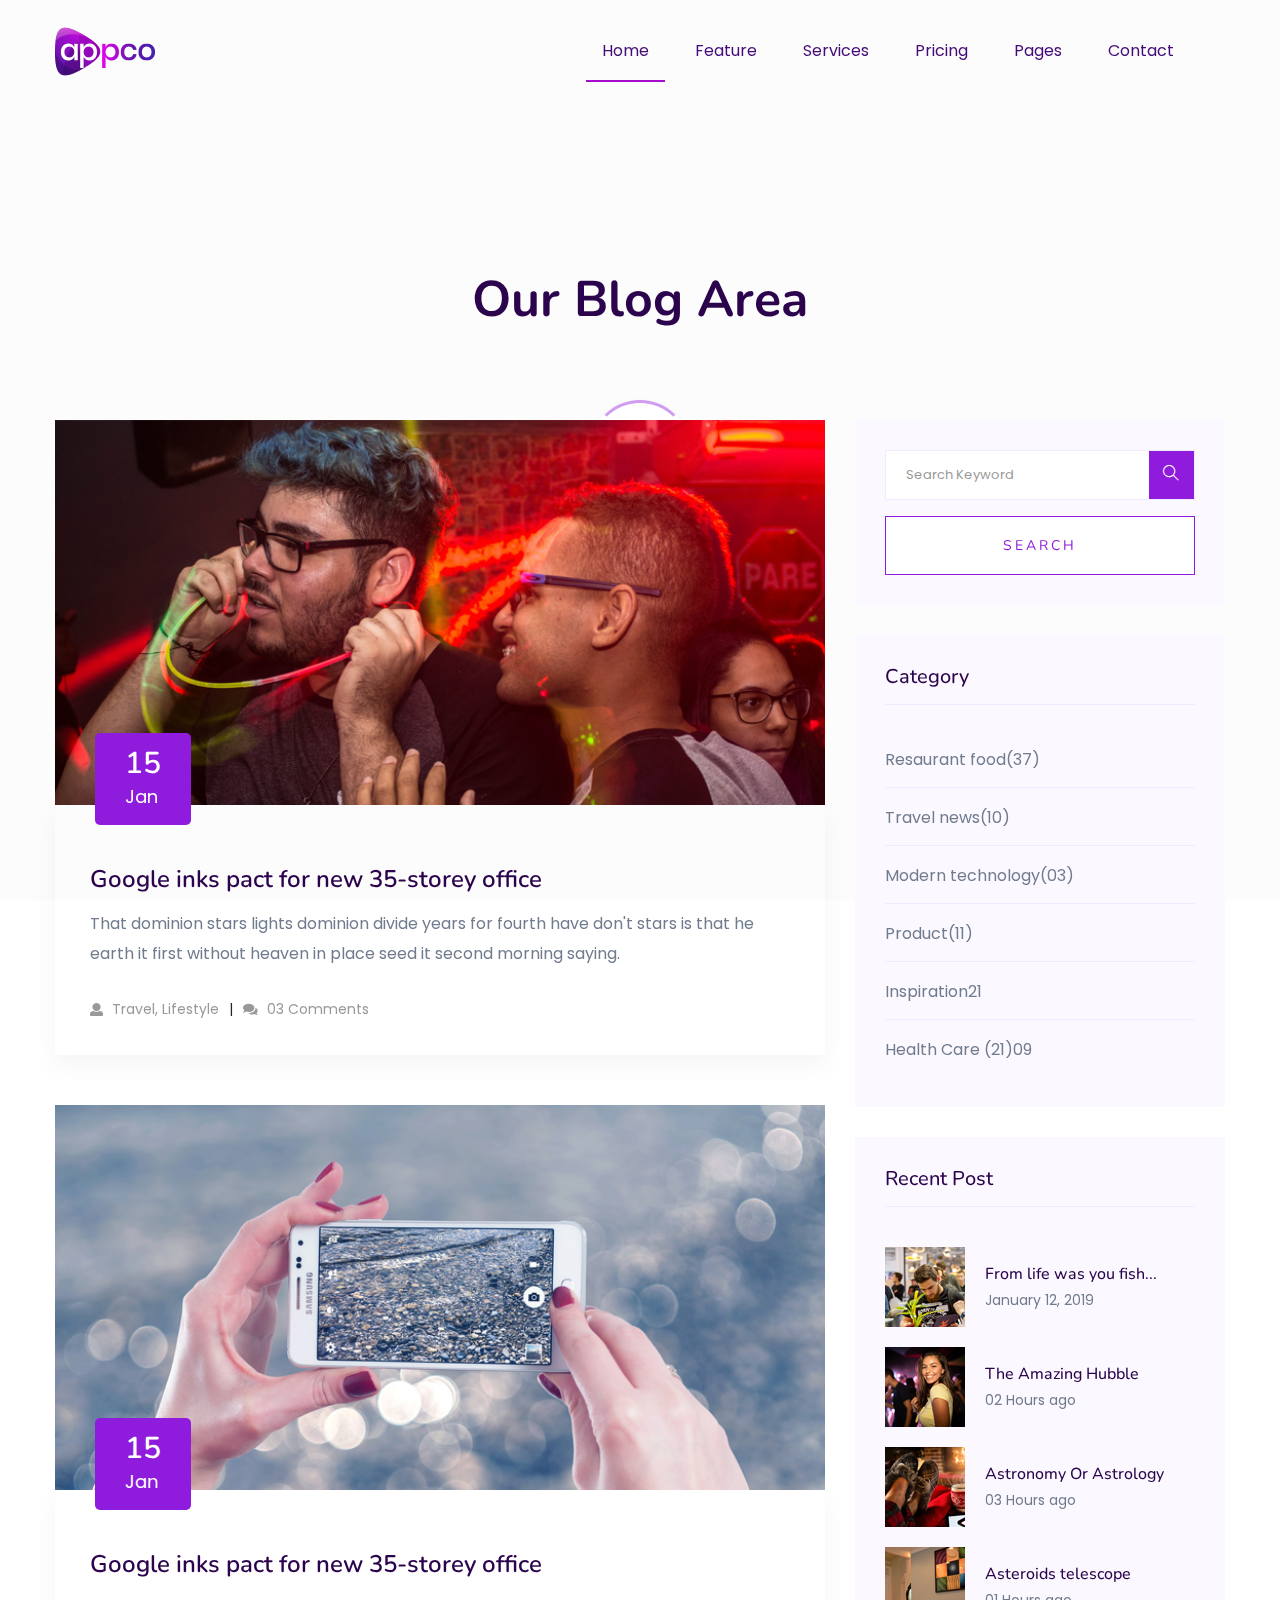
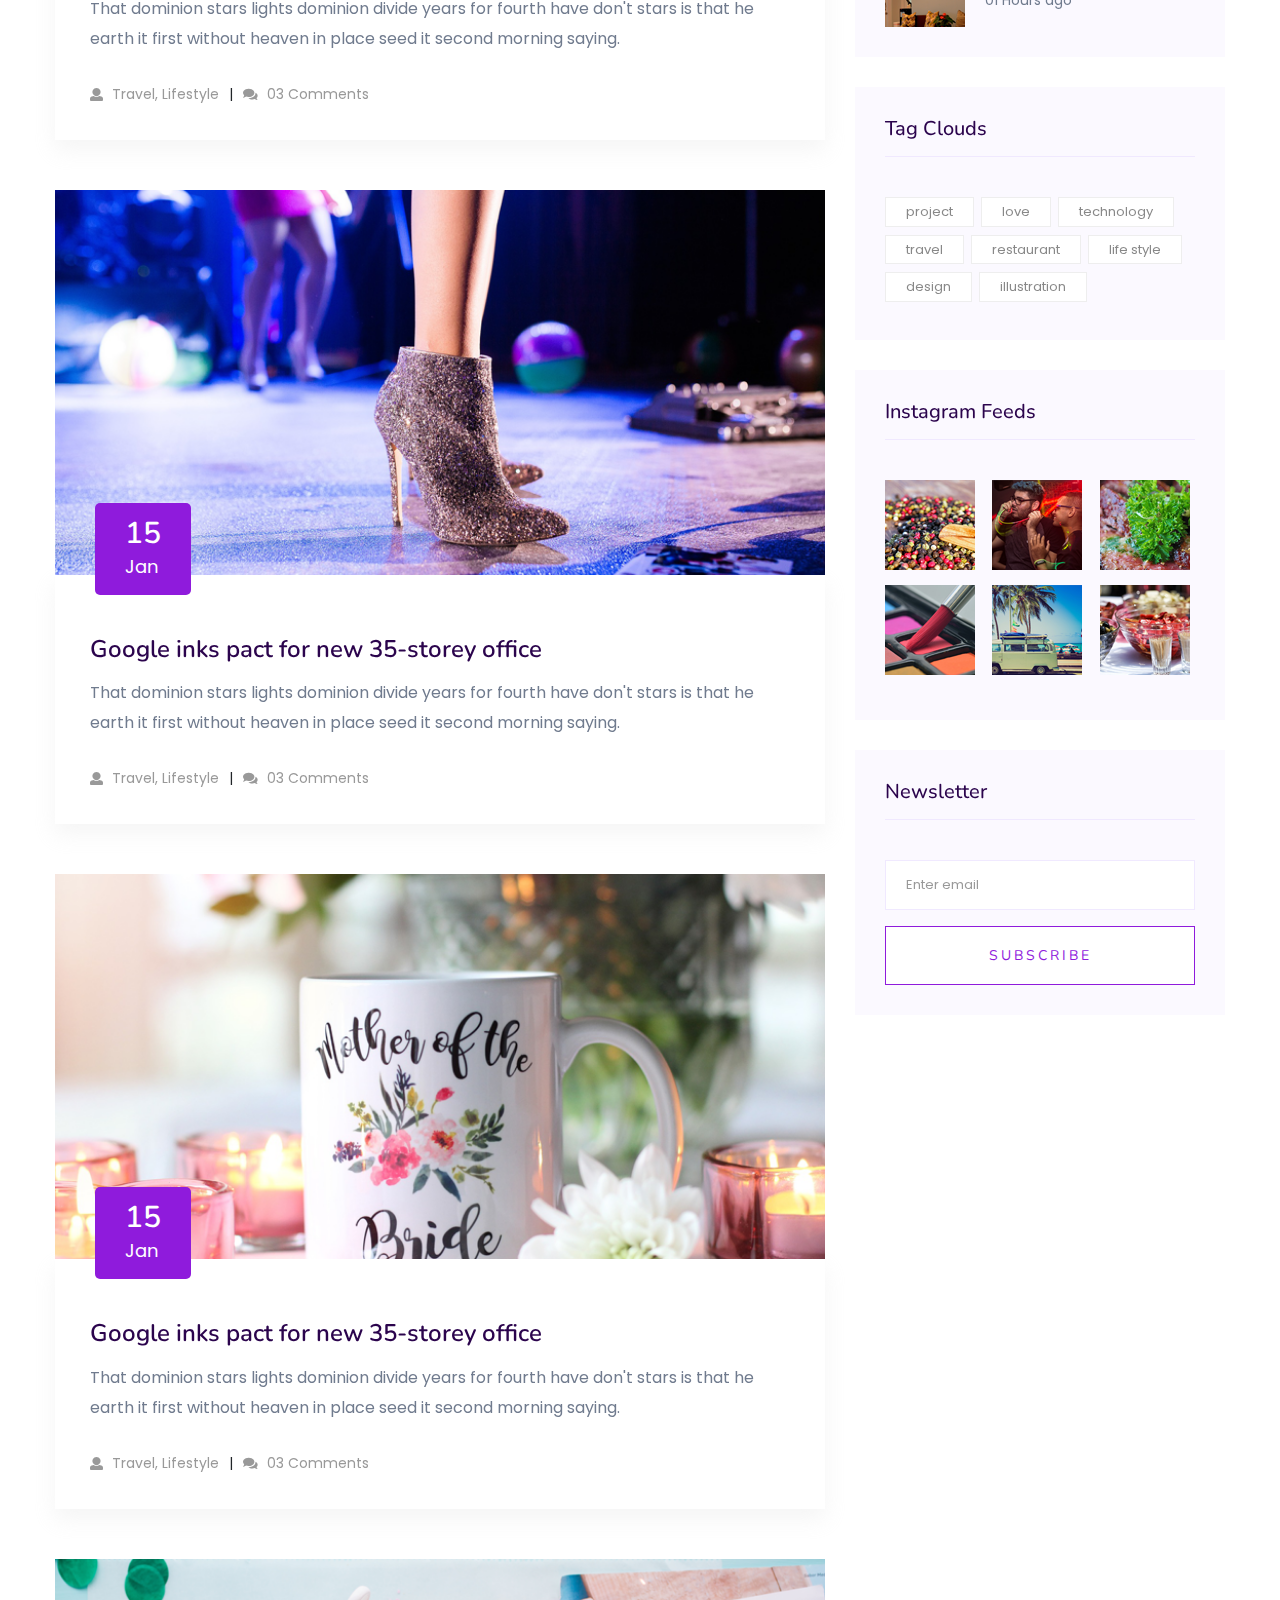
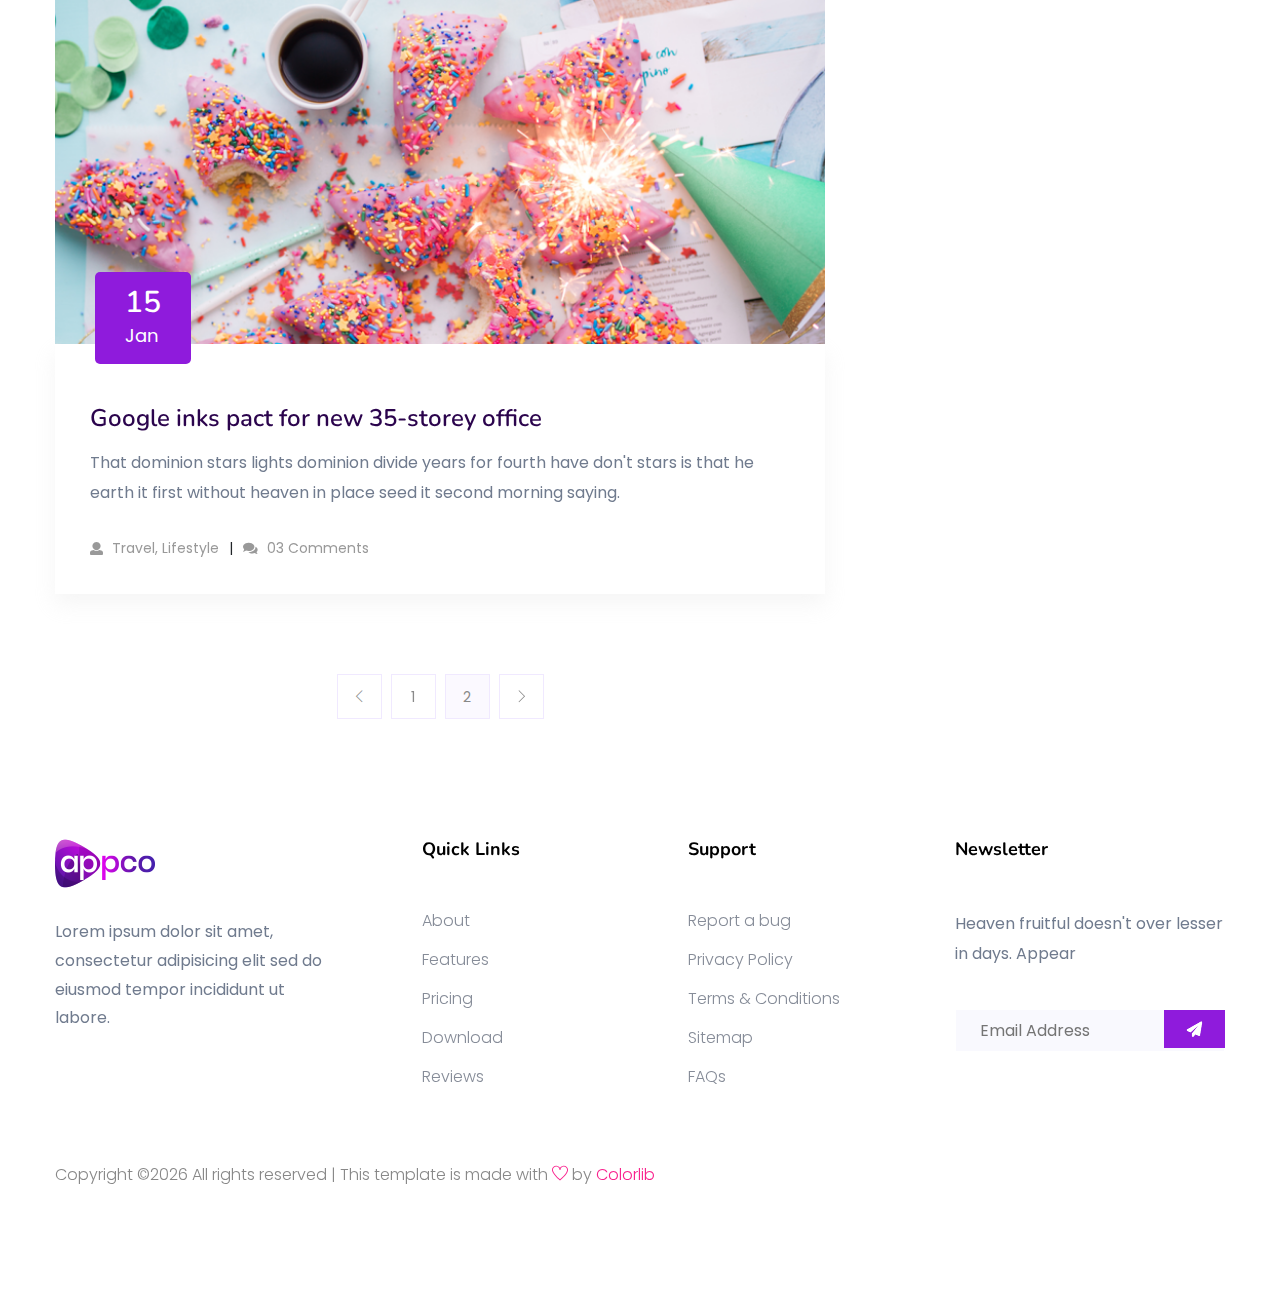
<file: template/1/blog.html>
<!doctype html>
<html class="no-js" lang="zxx">

<head>
    <meta charset="utf-8">
    <meta http-equiv="x-ua-compatible" content="ie=edge">
   <title>App Landing Template </title>
    <meta name="description" content="">
    <meta name="viewport" content="width=device-width, initial-scale=1">

    <!-- <link rel="manifest" href="site.webmanifest"> -->
	<link rel="shortcut icon" type="image/x-icon" href="assets/img/favicon.ico">
    <!-- Place favicon.ico in the root directory -->
    
  <!-- CSS here -->
  <link rel="stylesheet" href="assets/css/bootstrap.min.css">
  <link rel="stylesheet" href="assets/css/owl.carousel.min.css">
  <link rel="stylesheet" href="assets/css/slicknav.css">
  <link rel="stylesheet" href="assets/css/animate.min.css">
  <link rel="stylesheet" href="assets/css/magnific-popup.css">
  <link rel="stylesheet" href="assets/css/fontawesome-all.min.css">
  <link rel="stylesheet" href="assets/css/themify-icons.css">
  <link rel="stylesheet" href="assets/css/themify-icons.css">
  <link rel="stylesheet" href="assets/css/slick.css">
  <link rel="stylesheet" href="assets/css/nice-select.css">
  <link rel="stylesheet" href="assets/css/style.css">
  <link rel="stylesheet" href="assets/css/responsive.css">
</head>

<body>
    
    <!-- Preloader Start -->
    <div id="preloader-active">
        <div class="preloader d-flex align-items-center justify-content-center">
            <div class="preloader-inner position-relative">
                <div class="preloader-circle"></div>
                <div class="preloader-img pere-text">
                    <img src="assets/img/logo/logo.png" alt="">
                </div>
            </div>
        </div>
    </div>
    <!-- Preloader Start-->

    <header>
        <!-- Header Start -->
       <div class="header-area header-transparrent ">
            <div class="main-header header-sticky">
                <div class="container">
                    <div class="row align-items-center">
                        <!-- Logo -->
                        <div class="col-xl-2 col-lg-2 col-md-2">
                            <div class="logo">
                                <a href="index.html"><img src="assets/img/logo/logo.png" alt=""></a>
                            </div>
                        </div>
                        <div class="col-xl-10 col-lg-10 col-md-10">
                            <!-- Main-menu -->
                            <div class="main-menu f-right d-none d-lg-block">
                                <nav>
                                    <ul id="navigation">    
                                        <li class="active"><a href="index.html"> Home</a></li>
                                        <li><a href="feature.html">Feature</a></li>
                                        <li><a href="services.html">Services</a></li>
                                        <li><a href="pricing.html">Pricing</a></li>
                                        <li><a href="#">Pages</a>
                                            <ul class="submenu">
                                                <li><a href="blog.html">Blog</a></li>
                                                <li><a href="single-blog.html">Blog Details</a></li>
                                                <li><a href="elements.html">Element</a></li>
                                            </ul>
                                        </li>
                                        <li><a href="contact.html">Contact</a></li>
                                    </ul>
                                </nav>
                            </div>
                        </div>
                        <!-- Mobile Menu -->
                        <div class="col-12">
                            <div class="mobile_menu d-block d-lg-none"></div>
                        </div>
                    </div>
                </div>
            </div>
       </div>
        <!-- Header End -->
    </header>

    <!-- Slider Area Start-->
    <div class="services-area">
        <div class="container">
            <!-- Section-tittle -->
            <div class="row d-flex justify-content-center">
                <div class="col-lg-8">
                    <div class="section-tittle text-center mb-80">
                        <h2>Our Blog Area​</h2>
                    </div>
                </div>
            </div>
        </div>
    </div>
    <!-- Slider Area End-->

    <!--================Blog Area =================-->
    <section class="blog_area section-paddingr">
        <div class="container">
            <div class="row">
                <div class="col-lg-8 mb-5 mb-lg-0">
                    <div class="blog_left_sidebar">
                        <article class="blog_item">
                            <div class="blog_item_img">
                                <img class="card-img rounded-0" src="assets/img/blog/single_blog_1.png" alt="">
                                <a href="#" class="blog_item_date">
                                    <h3>15</h3>
                                    <p>Jan</p>
                                </a>
                            </div>

                            <div class="blog_details">
                                <a class="d-inline-block" href="single-blog.html">
                                    <h2>Google inks pact for new 35-storey office</h2>
                                </a>
                                <p>That dominion stars lights dominion divide years for fourth have don't stars is that
                                    he earth it first without heaven in place seed it second morning saying.</p>
                                <ul class="blog-info-link">
                                    <li><a href="#"><i class="fa fa-user"></i> Travel, Lifestyle</a></li>
                                    <li><a href="#"><i class="fa fa-comments"></i> 03 Comments</a></li>
                                </ul>
                            </div>
                        </article>

                        <article class="blog_item">
                            <div class="blog_item_img">
                                <img class="card-img rounded-0" src="assets/img/blog/single_blog_2.png" alt="">
                                <a href="#" class="blog_item_date">
                                    <h3>15</h3>
                                    <p>Jan</p>
                                </a>
                            </div>

                            <div class="blog_details">
                                <a class="d-inline-block" href="single-blog.html">
                                    <h2>Google inks pact for new 35-storey office</h2>
                                </a>
                                <p>That dominion stars lights dominion divide years for fourth have don't stars is that
                                    he earth it first without heaven in place seed it second morning saying.</p>
                                <ul class="blog-info-link">
                                    <li><a href="#"><i class="fa fa-user"></i> Travel, Lifestyle</a></li>
                                    <li><a href="#"><i class="fa fa-comments"></i> 03 Comments</a></li>
                                </ul>
                            </div>
                        </article>

                        <article class="blog_item">
                            <div class="blog_item_img">
                                <img class="card-img rounded-0" src="assets/img/blog/single_blog_3.png" alt="">
                                <a href="#" class="blog_item_date">
                                    <h3>15</h3>
                                    <p>Jan</p>
                                </a>
                            </div>

                            <div class="blog_details">
                                <a class="d-inline-block" href="single-blog.html">
                                    <h2>Google inks pact for new 35-storey office</h2>
                                </a>
                                <p>That dominion stars lights dominion divide years for fourth have don't stars is that
                                    he earth it first without heaven in place seed it second morning saying.</p>
                                <ul class="blog-info-link">
                                    <li><a href="#"><i class="fa fa-user"></i> Travel, Lifestyle</a></li>
                                    <li><a href="#"><i class="fa fa-comments"></i> 03 Comments</a></li>
                                </ul>
                            </div>
                        </article>

                        <article class="blog_item">
                            <div class="blog_item_img">
                                <img class="card-img rounded-0" src="assets/img/blog/single_blog_4.png" alt="">
                                <a href="#" class="blog_item_date">
                                    <h3>15</h3>
                                    <p>Jan</p>
                                </a>
                            </div>

                            <div class="blog_details">
                                <a class="d-inline-block" href="single-blog.html">
                                    <h2>Google inks pact for new 35-storey office</h2>
                                </a>
                                <p>That dominion stars lights dominion divide years for fourth have don't stars is that
                                    he earth it first without heaven in place seed it second morning saying.</p>
                                <ul class="blog-info-link">
                                    <li><a href="#"><i class="fa fa-user"></i> Travel, Lifestyle</a></li>
                                    <li><a href="#"><i class="fa fa-comments"></i> 03 Comments</a></li>
                                </ul>
                            </div>
                        </article>

                        <article class="blog_item">
                            <div class="blog_item_img">
                                <img class="card-img rounded-0" src="assets/img/blog/single_blog_5.png" alt="">
                                <a href="#" class="blog_item_date">
                                    <h3>15</h3>
                                    <p>Jan</p>
                                </a>
                            </div>

                            <div class="blog_details">
                                <a class="d-inline-block" href="single-blog.html">
                                    <h2>Google inks pact for new 35-storey office</h2>
                                </a>
                                <p>That dominion stars lights dominion divide years for fourth have don't stars is that
                                    he earth it first without heaven in place seed it second morning saying.</p>
                                <ul class="blog-info-link">
                                    <li><a href="#"><i class="fa fa-user"></i> Travel, Lifestyle</a></li>
                                    <li><a href="#"><i class="fa fa-comments"></i> 03 Comments</a></li>
                                </ul>
                            </div>
                        </article>

                        <nav class="blog-pagination justify-content-center d-flex">
                            <ul class="pagination">
                                <li class="page-item">
                                    <a href="#" class="page-link" aria-label="Previous">
                                        <i class="ti-angle-left"></i>
                                    </a>
                                </li>
                                <li class="page-item">
                                    <a href="#" class="page-link">1</a>
                                </li>
                                <li class="page-item active">
                                    <a href="#" class="page-link">2</a>
                                </li>
                                <li class="page-item">
                                    <a href="#" class="page-link" aria-label="Next">
                                        <i class="ti-angle-right"></i>
                                    </a>
                                </li>
                            </ul>
                        </nav>
                    </div>
                </div>
                <div class="col-lg-4">
                    <div class="blog_right_sidebar">
                        <aside class="single_sidebar_widget search_widget">
                            <form action="#">
                                <div class="form-group">
                                    <div class="input-group mb-3">
                                        <input type="text" class="form-control" placeholder='Search Keyword'
                                            onfocus="this.placeholder = ''"
                                            onblur="this.placeholder = 'Search Keyword'">
                                        <div class="input-group-append">
                                            <button class="btns" type="button"><i class="ti-search"></i></button>
                                        </div>
                                    </div>
                                </div>
                                <button class="button rounded-0 primary-bg text-white w-100 btn_1 boxed-btn"
                                    type="submit">Search</button>
                            </form>
                        </aside>

                        <aside class="single_sidebar_widget post_category_widget">
                            <h4 class="widget_title">Category</h4>
                            <ul class="list cat-list">
                                <li>
                                    <a href="#" class="d-flex">
                                        <p>Resaurant food</p>
                                        <p>(37)</p>
                                    </a>
                                </li>
                                <li>
                                    <a href="#" class="d-flex">
                                        <p>Travel news</p>
                                        <p>(10)</p>
                                    </a>
                                </li>
                                <li>
                                    <a href="#" class="d-flex">
                                        <p>Modern technology</p>
                                        <p>(03)</p>
                                    </a>
                                </li>
                                <li>
                                    <a href="#" class="d-flex">
                                        <p>Product</p>
                                        <p>(11)</p>
                                    </a>
                                </li>
                                <li>
                                    <a href="#" class="d-flex">
                                        <p>Inspiration</p>
                                        <p>21</p>
                                    </a>
                                </li>
                                <li>
                                    <a href="#" class="d-flex">
                                        <p>Health Care (21)</p>
                                        <p>09</p>
                                    </a>
                                </li>
                            </ul>
                        </aside>

                        <aside class="single_sidebar_widget popular_post_widget">
                            <h3 class="widget_title">Recent Post</h3>
                            <div class="media post_item">
                                <img src="assets/img/post/post_1.png" alt="post">
                                <div class="media-body">
                                    <a href="single-blog.html">
                                        <h3>From life was you fish...</h3>
                                    </a>
                                    <p>January 12, 2019</p>
                                </div>
                            </div>
                            <div class="media post_item">
                                <img src="assets/img/post/post_2.png" alt="post">
                                <div class="media-body">
                                    <a href="single-blog.html">
                                        <h3>The Amazing Hubble</h3>
                                    </a>
                                    <p>02 Hours ago</p>
                                </div>
                            </div>
                            <div class="media post_item">
                                <img src="assets/img/post/post_3.png" alt="post">
                                <div class="media-body">
                                    <a href="single-blog.html">
                                        <h3>Astronomy Or Astrology</h3>
                                    </a>
                                    <p>03 Hours ago</p>
                                </div>
                            </div>
                            <div class="media post_item">
                                <img src="assets/img/post/post_4.png" alt="post">
                                <div class="media-body">
                                    <a href="single-blog.html">
                                        <h3>Asteroids telescope</h3>
                                    </a>
                                    <p>01 Hours ago</p>
                                </div>
                            </div>
                        </aside>
                        <aside class="single_sidebar_widget tag_cloud_widget">
                            <h4 class="widget_title">Tag Clouds</h4>
                            <ul class="list">
                                <li>
                                    <a href="#">project</a>
                                </li>
                                <li>
                                    <a href="#">love</a>
                                </li>
                                <li>
                                    <a href="#">technology</a>
                                </li>
                                <li>
                                    <a href="#">travel</a>
                                </li>
                                <li>
                                    <a href="#">restaurant</a>
                                </li>
                                <li>
                                    <a href="#">life style</a>
                                </li>
                                <li>
                                    <a href="#">design</a>
                                </li>
                                <li>
                                    <a href="#">illustration</a>
                                </li>
                            </ul>
                        </aside>


                        <aside class="single_sidebar_widget instagram_feeds">
                            <h4 class="widget_title">Instagram Feeds</h4>
                            <ul class="instagram_row flex-wrap">
                                <li>
                                    <a href="#">
                                        <img class="img-fluid" src="assets/img/post/post_5.png" alt="">
                                    </a>
                                </li>
                                <li>
                                    <a href="#">
                                        <img class="img-fluid" src="assets/img/post/post_6.png" alt="">
                                    </a>
                                </li>
                                <li>
                                    <a href="#">
                                        <img class="img-fluid" src="assets/img/post/post_7.png" alt="">
                                    </a>
                                </li>
                                <li>
                                    <a href="#">
                                        <img class="img-fluid" src="assets/img/post/post_8.png" alt="">
                                    </a>
                                </li>
                                <li>
                                    <a href="#">
                                        <img class="img-fluid" src="assets/img/post/post_9.png" alt="">
                                    </a>
                                </li>
                                <li>
                                    <a href="#">
                                        <img class="img-fluid" src="assets/img/post/post_10.png" alt="">
                                    </a>
                                </li>
                            </ul>
                        </aside>


                        <aside class="single_sidebar_widget newsletter_widget">
                            <h4 class="widget_title">Newsletter</h4>

                            <form action="#">
                                <div class="form-group">
                                    <input type="email" class="form-control" onfocus="this.placeholder = ''"
                                        onblur="this.placeholder = 'Enter email'" placeholder='Enter email' required>
                                </div>
                                <button class="button rounded-0 primary-bg text-white w-100 btn_1 boxed-btn"
                                    type="submit">Subscribe</button>
                            </form>
                        </aside>
                    </div>
                </div>
            </div>
        </div>
    </section>
    <!--================Blog Area =================-->

    <footer>
        <!-- Footer Start-->
       <div class="footer-main">
         <div class="footer-area footer-padding3">
             <div class="container">
                 <div class="row  justify-content-between">
                     <div class="col-lg-3 col-md-4 col-sm-8">
                          <div class="single-footer-caption mb-30">
                               <!-- logo -->
                              <div class="footer-logo">
                                  <a href="index.html"><img src="assets/img/logo/logo2_footer.png" alt=""></a>
                              </div>
                              <div class="footer-tittle">
                                  <div class="footer-pera">
                                      <p class="info1">Lorem ipsum dolor sit amet, consectetur adipisicing elit sed do eiusmod tempor incididunt ut labore.</p>
                                 </div>
                              </div>
                          </div>
                     </div>
                     <div class="col-lg-2 col-md-4 col-sm-5">
                         <div class="single-footer-caption mb-50">
                             <div class="footer-tittle">
                                 <h4>Quick Links</h4>
                                 <ul>
                                     <li><a href="#">About</a></li>
                                     <li><a href="#">Features</a></li>
                                     <li><a href="#">Pricing</a></li>
                                     <li><a href="#">Download</a></li>
                                     <li><a href="#">Reviews</a></li>
                                 </ul>
                             </div>
                         </div>
                     </div>
                     <div class="col-lg-2 col-md-4 col-sm-7">
                         <div class="single-footer-caption mb-50">
                             <div class="footer-tittle">
                                 <h4>Support</h4>
                                 <ul>
                                     <li><a href="#">Report a bug</a></li>
                                     <li><a href="#">Privacy Policy</a></li>
                                     <li><a href="#">Terms & Conditions</a></li>
                                     <li><a href="#">Sitemap</a></li>
                                     <li><a href="#">FAQs</a></li>
                                 </ul>
                             </div>
                         </div>
                     </div>
                     <div class="col-lg-3 col-md-6 col-sm-8">
                         <div class="single-footer-caption mb-50">
                             <div class="footer-tittle">
                                 <h4>Newsletter</h4>
                                 <div class="footer-pera footer-pera2">
                                  <p>Heaven fruitful doesn't over lesser in days. Appear </p>
                              </div>
                              <!-- Form -->
                              <div class="footer-form">
                                  <div id="mc_embed_signup">
                                      <form target="_blank" action="https://spondonit.us12.list-manage.com/subscribe/post?u=1462626880ade1ac87bd9c93a&amp;id=92a4423d01" method="get" class="subscribe_form relative mail_part" novalidate="true">
                                          <input type="email" name="EMAIL" id="newsletter-form-email" placeholder=" Email Address " class="placeholder hide-on-focus" onfocus="this.placeholder = ''" onblur="this.placeholder = ' Email Address '">
                                          <div class="form-icon">
                                              <button type="submit" name="submit" id="newsletter-submit" class="email_icon newsletter-submit button-contactForm"><img src="assets/img/shape/form_icon.png" alt=""></button>
                                          </div>
                                          <div class="mt-10 info"></div>
                                      </form>
                                  </div>
                              </div>
                             </div>
                         </div>
                     </div>
                 </div>
                 <!-- Copy-Right -->
                 <div class="row align-items-center">
                     <div class="col-xl-12 ">
                         <div class="footer-copy-right">
                             <p><!-- Link back to Colorlib can't be removed. Template is licensed under CC BY 3.0. -->
  Copyright &copy;<script>document.write(new Date().getFullYear());</script> All rights reserved | This template is made with <i class="ti-heart" aria-hidden="true"></i> by <a href="https://colorlib.com" target="_blank">Colorlib</a>
  <!-- Link back to Colorlib can't be removed. Template is licensed under CC BY 3.0. --></p>
                         </div>
                     </div>
                 </div>
             </div>
         </div>
       </div>
        <!-- Footer End-->
 
    </footer>
<!-- JS here -->
	
		<!-- All JS Custom Plugins Link Here here -->
        <script src="./assets/js/vendor/modernizr-3.5.0.min.js"></script>
		
		<!-- Jquery, Popper, Bootstrap -->
		<script src="./assets/js/vendor/jquery-1.12.4.min.js"></script>
        <script src="./assets/js/popper.min.js"></script>
        <script src="./assets/js/bootstrap.min.js"></script>
	    <!-- Jquery Mobile Menu -->
        <script src="./assets/js/jquery.slicknav.min.js"></script>

		<!-- Jquery Slick , Owl-Carousel Plugins -->
        <script src="./assets/js/owl.carousel.min.js"></script>
        <script src="./assets/js/slick.min.js"></script>

		<!-- One Page, Animated-HeadLin -->
        <script src="./assets/js/wow.min.js"></script>
		<script src="./assets/js/animated.headline.js"></script>
		
		<!-- Scrollup, nice-select, sticky -->
        <script src="./assets/js/jquery.scrollUp.min.js"></script>
        <script src="./assets/js/jquery.nice-select.min.js"></script>
		<script src="./assets/js/jquery.sticky.js"></script>
        <script src="./assets/js/jquery.magnific-popup.js"></script>

        <!-- contact js -->
        <script src="./assets/js/contact.js"></script>
        <script src="./assets/js/jquery.form.js"></script>
        <script src="./assets/js/jquery.validate.min.js"></script>
        <script src="./assets/js/mail-script.js"></script>
        <script src="./assets/js/jquery.ajaxchimp.min.js"></script>
        
		<!-- Jquery Plugins, main Jquery -->	
        <script src="./assets/js/plugins.js"></script>
        <script src="./assets/js/main.js"></script>

</body>
</html>
</file>
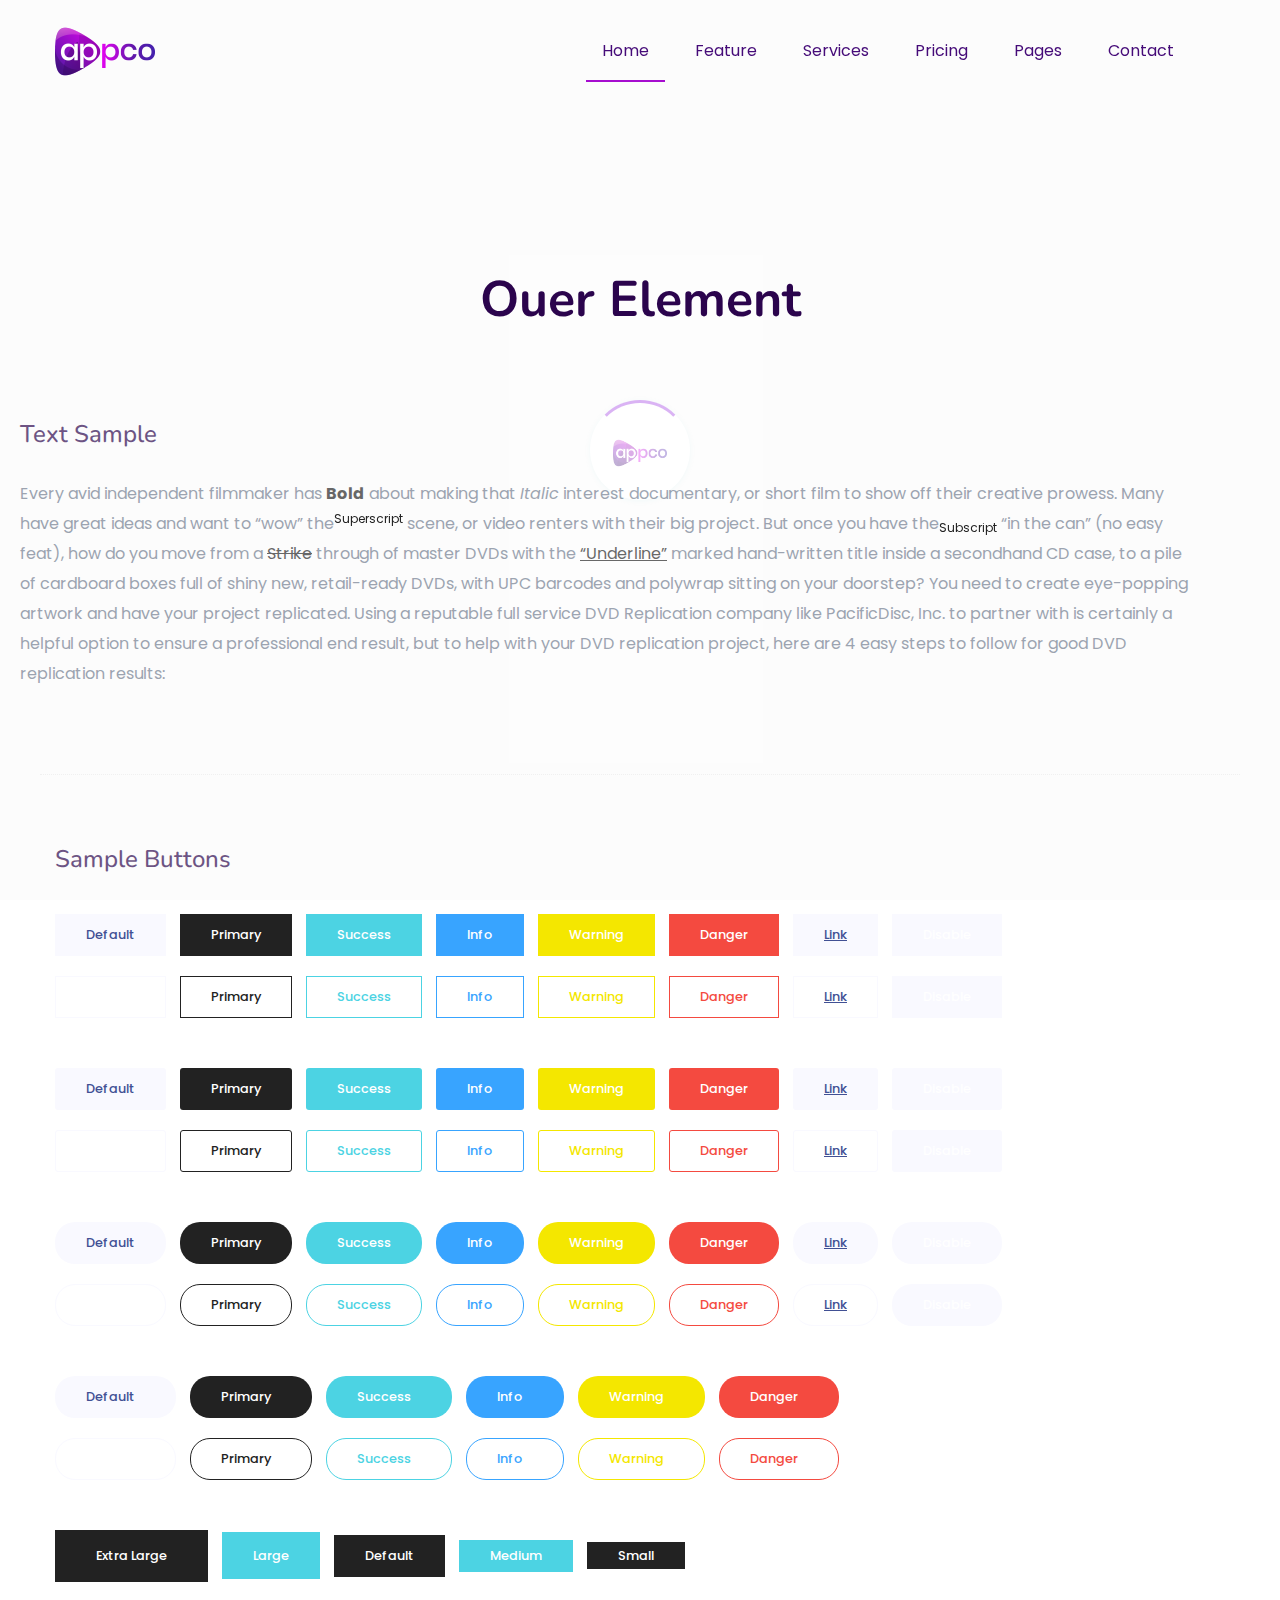
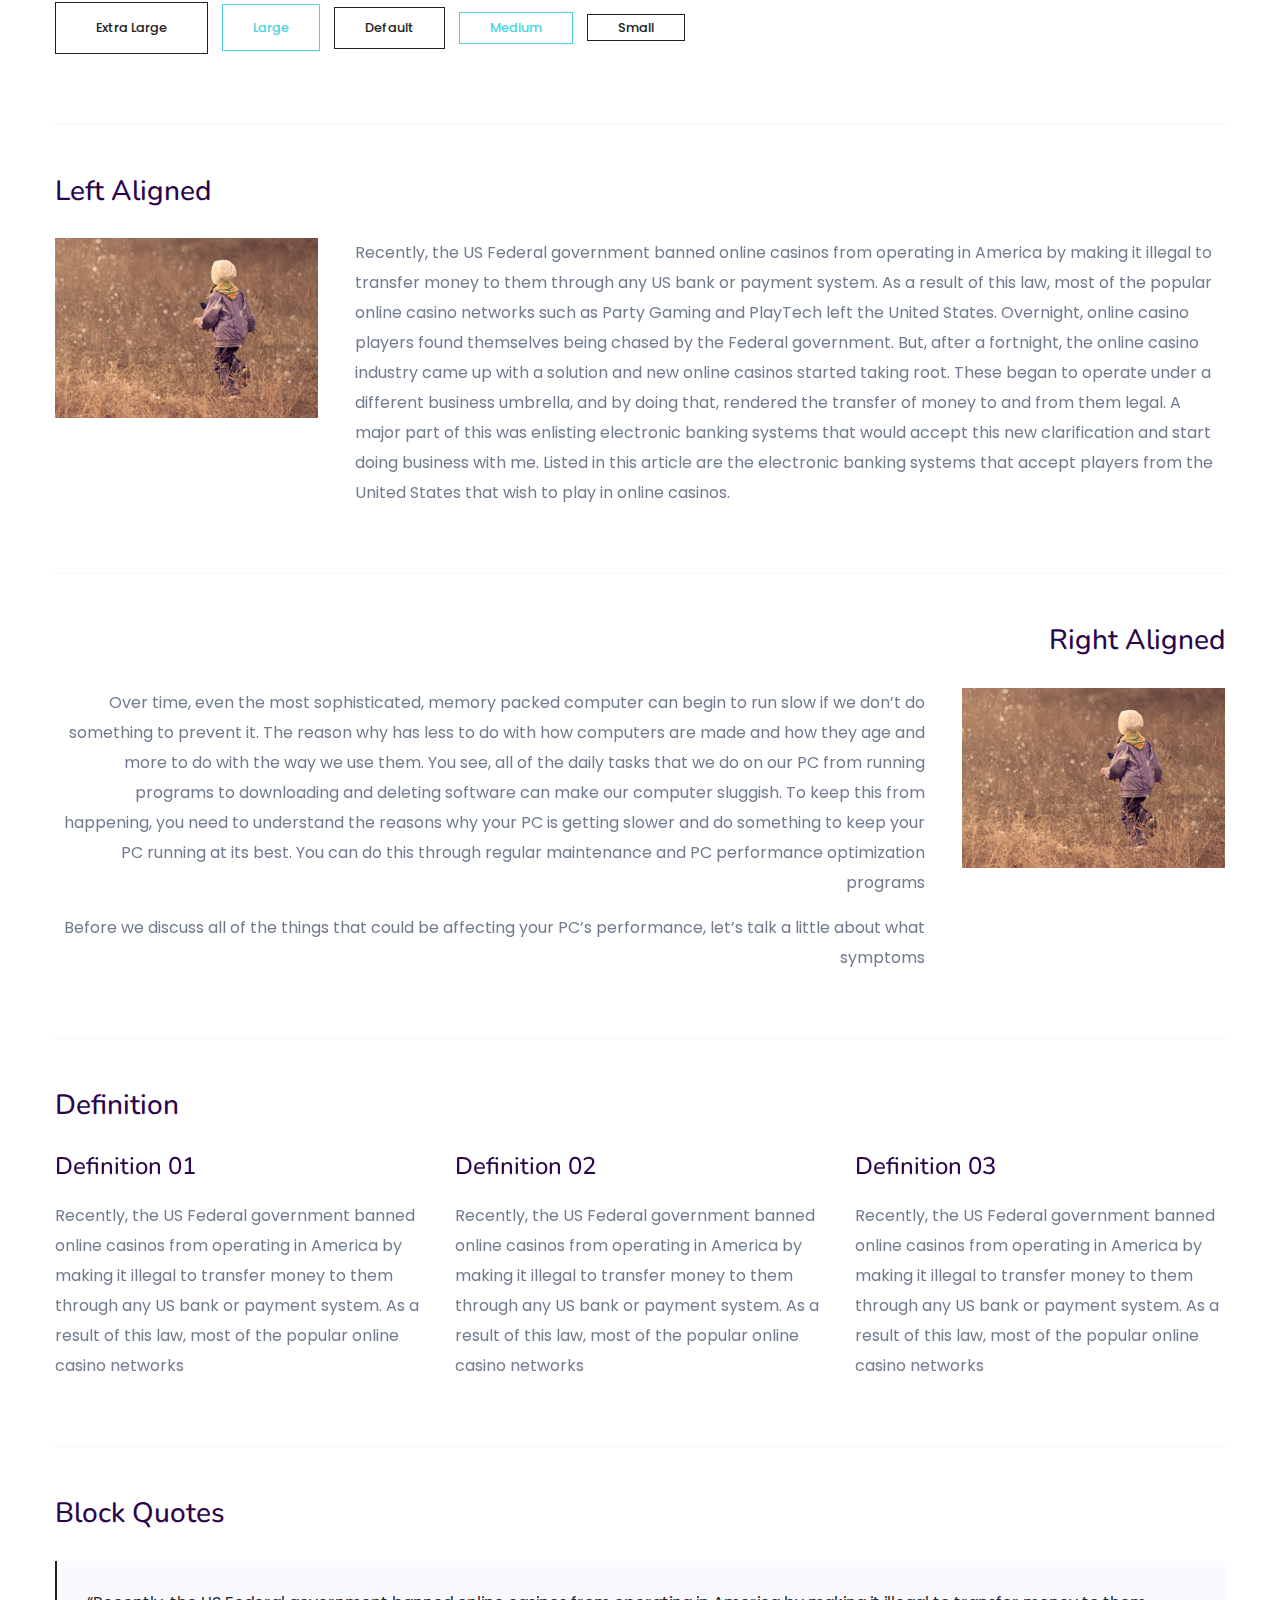
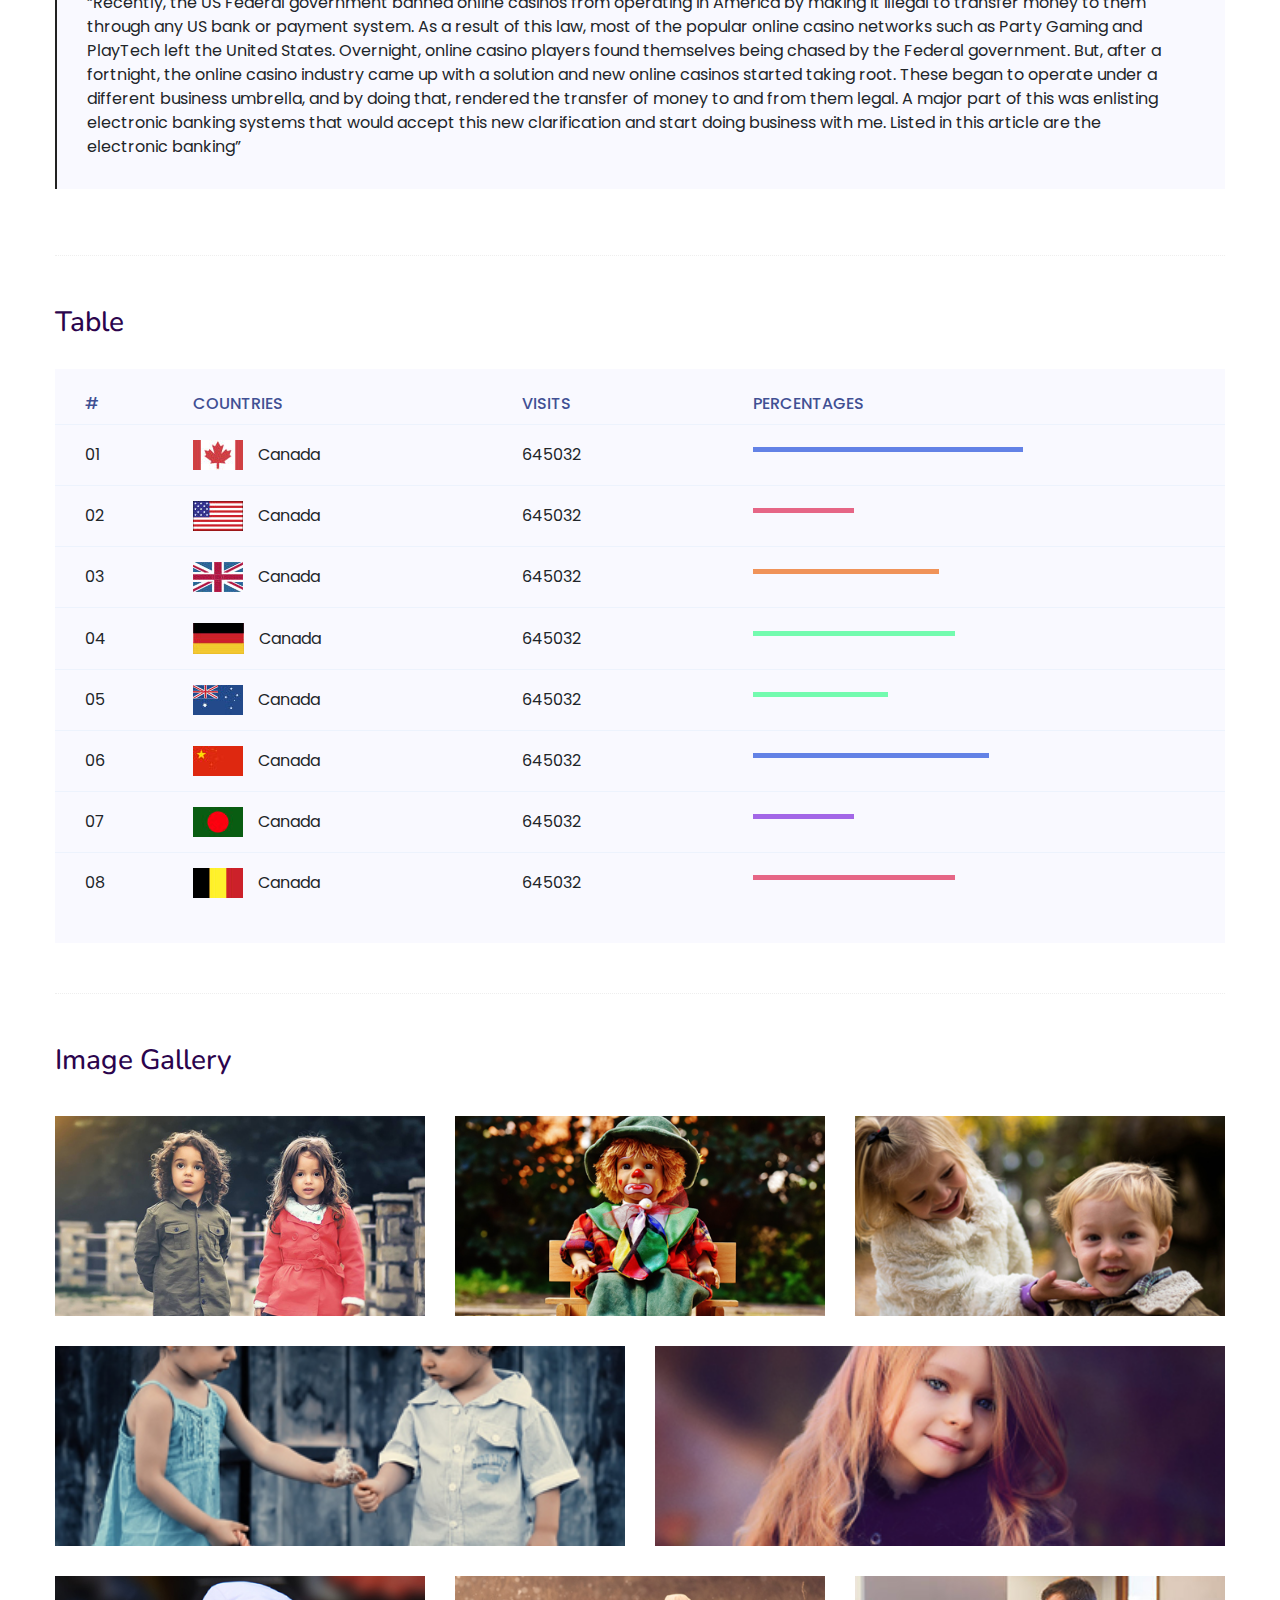
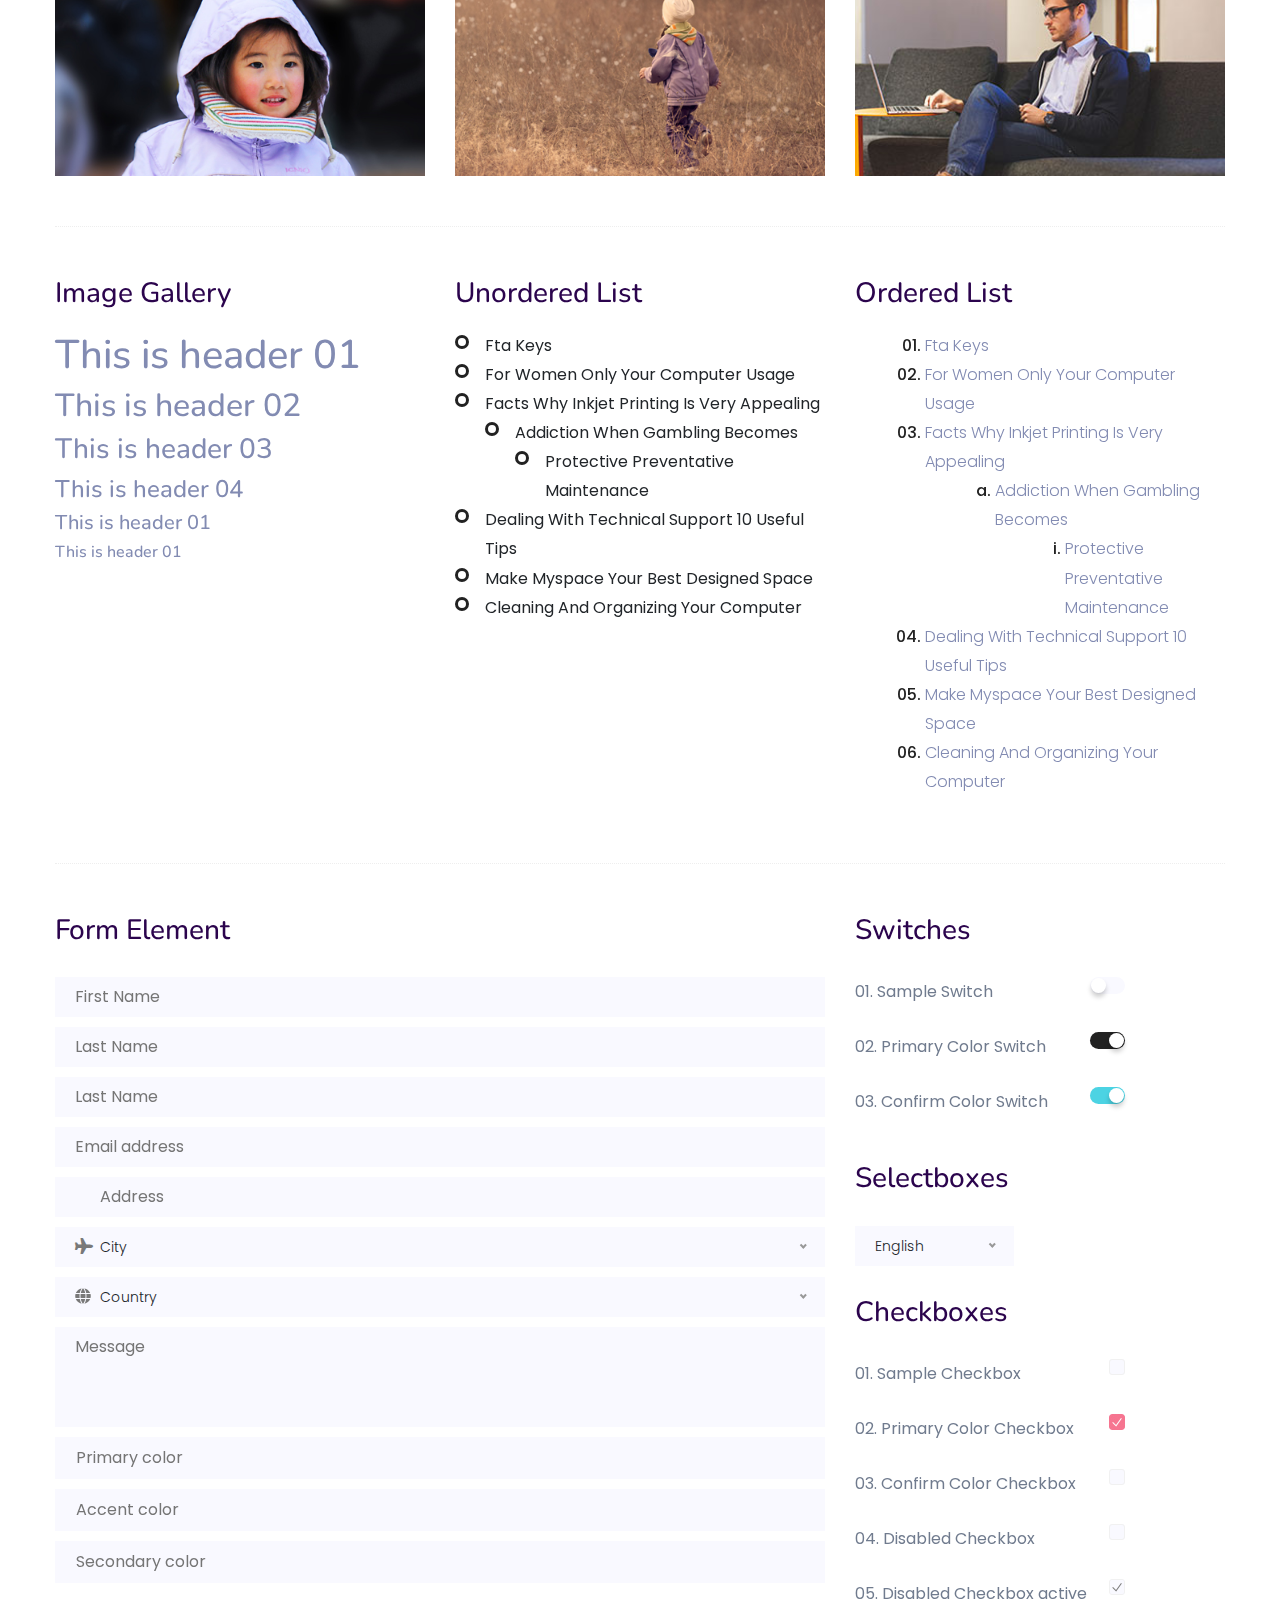
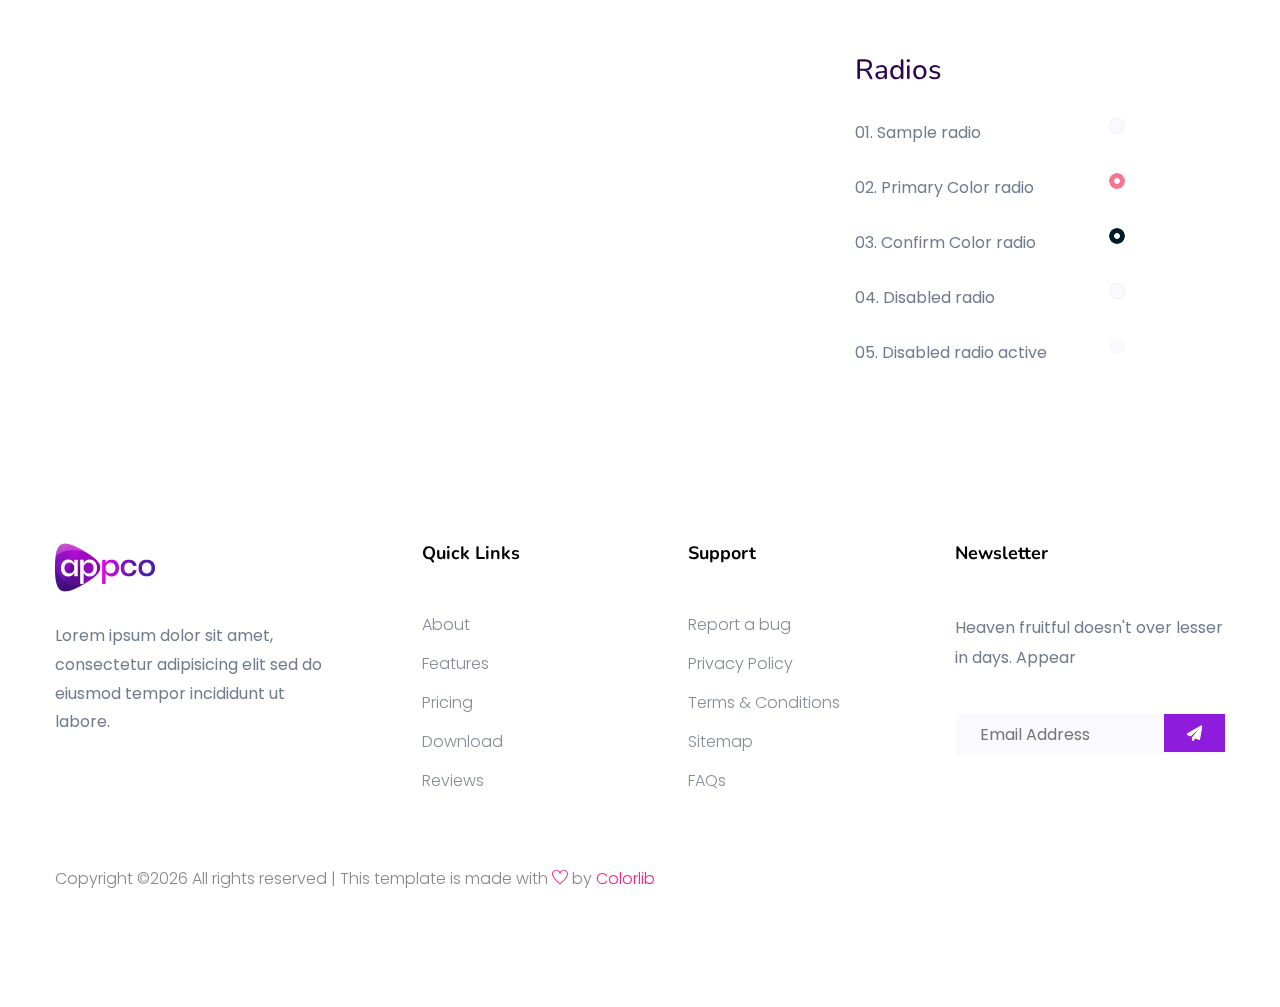
<file: template/1/elements.html>
<!doctype html>
<html class="no-js" lang="zxx">

<head>
	<meta charset="utf-8">
	<meta http-equiv="x-ua-compatible" content="ie=edge">
	<title>App Landing Template </title>
	<meta name="description" content="">
	<meta name="viewport" content="width=device-width, initial-scale=1">

	<!-- <link rel="manifest" href="site.webmanifest"> -->
	<link rel="shortcut icon" type="image/x-icon" href="assets/img/favicon.ico">
	<!-- Place favicon.ico in the root directory -->

	
 <!-- CSS here -->
   <link rel="stylesheet" href="assets/css/bootstrap.min.css">
   <link rel="stylesheet" href="assets/css/owl.carousel.min.css">
   <link rel="stylesheet" href="assets/css/slicknav.css">
   <link rel="stylesheet" href="assets/css/animate.min.css">
   <link rel="stylesheet" href="assets/css/magnific-popup.css">
   <link rel="stylesheet" href="assets/css/fontawesome-all.min.css">
   <link rel="stylesheet" href="assets/css/themify-icons.css">
   <link rel="stylesheet" href="assets/css/slick.css">
   <link rel="stylesheet" href="assets/css/nice-select.css">
   <link rel="stylesheet" href="assets/css/style.css">
   <link rel="stylesheet" href="assets/css/responsive.css">
</head>

<body>
	
    <!-- Preloader Start -->
    <div id="preloader-active">
        <div class="preloader d-flex align-items-center justify-content-center">
            <div class="preloader-inner position-relative">
                <div class="preloader-circle"></div>
                <div class="preloader-img pere-text">
                    <img src="assets/img/logo/logo.png" alt="">
                </div>
            </div>
        </div>
    </div>
	<!-- Preloader Start -->
	
    <header>
        <!-- Header Start -->
       <div class="header-area header-transparrent ">
            <div class="main-header header-sticky">
                <div class="container">
                    <div class="row align-items-center">
                        <!-- Logo -->
                        <div class="col-xl-2 col-lg-2 col-md-2">
                            <div class="logo">
                                <a href="index.html"><img src="assets/img/logo/logo.png" alt=""></a>
                            </div>
                        </div>
                        <div class="col-xl-10 col-lg-10 col-md-10">
                            <!-- Main-menu -->
                            <div class="main-menu f-right d-none d-lg-block">
                                <nav>
                                    <ul id="navigation">    
                                        <li class="active"><a href="index.html"> Home</a></li>
                                        <li><a href="feature.html">Feature</a></li>
                                        <li><a href="services.html">Services</a></li>
                                        <li><a href="pricing.html">Pricing</a></li>
                                        <li><a href="#">Pages</a>
                                            <ul class="submenu">
                                                <li><a href="blog.html">Blog</a></li>
                                                <li><a href="single-blog.html">Blog Details</a></li>
                                                <li><a href="elements.html">Element</a></li>
                                            </ul>
                                        </li>
                                        <li><a href="contact.html">Contact</a></li>
                                    </ul>
                                </nav>
                            </div>
                        </div>
                        <!-- Mobile Menu -->
                        <div class="col-12">
                            <div class="mobile_menu d-block d-lg-none"></div>
                        </div>
                    </div>
                </div>
            </div>
       </div>
        <!-- Header End -->
    </header>
	<!-- Slider Area Start-->

	<div class="services-area">
		<div class="container">
			<!-- Section-tittle -->
			<div class="row d-flex justify-content-center">
				<div class="col-lg-8">
					<div class="section-tittle text-center mb-80">
						<h2>Ouer Element​</h2>
					</div>
				</div>
			</div>
		</div>
	</div>
	<!-- Slider Area End-->

	<!-- Start Sample Area -->
	<section class="sample-text-area">
		<div class="container box_1170">
			<h3 class="text-heading">Text Sample</h3>
			<p class="sample-text">
				Every avid independent filmmaker has <b>Bold</b> about making that <i>Italic</i> interest documentary,
				or short
				film to show off their creative prowess. Many have great ideas and want to “wow”
				the<sup>Superscript</sup> scene,
				or video renters with their big project. But once you have the<sub>Subscript</sub> “in the can” (no easy
				feat), how
				do you move from a <del>Strike</del> through of master DVDs with the <u>“Underline”</u> marked
				hand-written title
				inside a secondhand CD case, to a pile of cardboard boxes full of shiny new, retail-ready DVDs, with UPC
				barcodes
				and polywrap sitting on your doorstep? You need to create eye-popping artwork and have your project
				replicated.
				Using a reputable full service DVD Replication company like PacificDisc, Inc. to partner with is
				certainly a
				helpful option to ensure a professional end result, but to help with your DVD replication project, here
				are 4 easy
				steps to follow for good DVD replication results:

			</p>
		</div>
	</section>
	<!-- End Sample Area -->

	<!-- Start Button -->
	<section class="button-area">
		<div class="container box_1170 border-top-generic">
			<h3 class="text-heading">Sample Buttons</h3>
			<div class="button-group-area">
				<a href="#" class="genric-btn default">Default</a>
				<a href="#" class="genric-btn primary">Primary</a>
				<a href="#" class="genric-btn success">Success</a>
				<a href="#" class="genric-btn info">Info</a>
				<a href="#" class="genric-btn warning">Warning</a>
				<a href="#" class="genric-btn danger">Danger</a>
				<a href="#" class="genric-btn link">Link</a>
				<a href="#" class="genric-btn disable">Disable</a>
			</div>
			<div class="button-group-area mt-10">
				<a href="#" class="genric-btn default-border">Default</a>
				<a href="#" class="genric-btn primary-border">Primary</a>
				<a href="#" class="genric-btn success-border">Success</a>
				<a href="#" class="genric-btn info-border">Info</a>
				<a href="#" class="genric-btn warning-border">Warning</a>
				<a href="#" class="genric-btn danger-border">Danger</a>
				<a href="#" class="genric-btn link-border">Link</a>
				<a href="#" class="genric-btn disable">Disable</a>
			</div>
			<div class="button-group-area mt-40">
				<a href="#" class="genric-btn default radius">Default</a>
				<a href="#" class="genric-btn primary radius">Primary</a>
				<a href="#" class="genric-btn success radius">Success</a>
				<a href="#" class="genric-btn info radius">Info</a>
				<a href="#" class="genric-btn warning radius">Warning</a>
				<a href="#" class="genric-btn danger radius">Danger</a>
				<a href="#" class="genric-btn link radius">Link</a>
				<a href="#" class="genric-btn disable radius">Disable</a>
			</div>
			<div class="button-group-area mt-10">
				<a href="#" class="genric-btn default-border radius">Default</a>
				<a href="#" class="genric-btn primary-border radius">Primary</a>
				<a href="#" class="genric-btn success-border radius">Success</a>
				<a href="#" class="genric-btn info-border radius">Info</a>
				<a href="#" class="genric-btn warning-border radius">Warning</a>
				<a href="#" class="genric-btn danger-border radius">Danger</a>
				<a href="#" class="genric-btn link-border radius">Link</a>
				<a href="#" class="genric-btn disable radius">Disable</a>
			</div>
			<div class="button-group-area mt-40">
				<a href="#" class="genric-btn default circle">Default</a>
				<a href="#" class="genric-btn primary circle">Primary</a>
				<a href="#" class="genric-btn success circle">Success</a>
				<a href="#" class="genric-btn info circle">Info</a>
				<a href="#" class="genric-btn warning circle">Warning</a>
				<a href="#" class="genric-btn danger circle">Danger</a>
				<a href="#" class="genric-btn link circle">Link</a>
				<a href="#" class="genric-btn disable circle">Disable</a>
			</div>
			<div class="button-group-area mt-10">
				<a href="#" class="genric-btn default-border circle">Default</a>
				<a href="#" class="genric-btn primary-border circle">Primary</a>
				<a href="#" class="genric-btn success-border circle">Success</a>
				<a href="#" class="genric-btn info-border circle">Info</a>
				<a href="#" class="genric-btn warning-border circle">Warning</a>
				<a href="#" class="genric-btn danger-border circle">Danger</a>
				<a href="#" class="genric-btn link-border circle">Link</a>
				<a href="#" class="genric-btn disable circle">Disable</a>
			</div>
			<div class="button-group-area mt-40">
				<a href="#" class="genric-btn default circle arrow">Default<span class="lnr lnr-arrow-right"></span></a>
				<a href="#" class="genric-btn primary circle arrow">Primary<span class="lnr lnr-arrow-right"></span></a>
				<a href="#" class="genric-btn success circle arrow">Success<span class="lnr lnr-arrow-right"></span></a>
				<a href="#" class="genric-btn info circle arrow">Info<span class="lnr lnr-arrow-right"></span></a>
				<a href="#" class="genric-btn warning circle arrow">Warning<span class="lnr lnr-arrow-right"></span></a>
				<a href="#" class="genric-btn danger circle arrow">Danger<span class="lnr lnr-arrow-right"></span></a>
			</div>
			<div class="button-group-area mt-10">
				<a href="#" class="genric-btn default-border circle arrow">Default<span
						class="lnr lnr-arrow-right"></span></a>
				<a href="#" class="genric-btn primary-border circle arrow">Primary<span
						class="lnr lnr-arrow-right"></span></a>
				<a href="#" class="genric-btn success-border circle arrow">Success<span
						class="lnr lnr-arrow-right"></span></a>
				<a href="#" class="genric-btn info-border circle arrow">Info<span
						class="lnr lnr-arrow-right"></span></a>
				<a href="#" class="genric-btn warning-border circle arrow">Warning<span
						class="lnr lnr-arrow-right"></span></a>
				<a href="#" class="genric-btn danger-border circle arrow">Danger<span
						class="lnr lnr-arrow-right"></span></a>
			</div>
			<div class="button-group-area mt-40">
				<a href="#" class="genric-btn primary e-large">Extra Large</a>
				<a href="#" class="genric-btn success large">Large</a>
				<a href="#" class="genric-btn primary">Default</a>
				<a href="#" class="genric-btn success medium">Medium</a>
				<a href="#" class="genric-btn primary small">Small</a>
			</div>
			<div class="button-group-area mt-10">
				<a href="#" class="genric-btn primary-border e-large">Extra Large</a>
				<a href="#" class="genric-btn success-border large">Large</a>
				<a href="#" class="genric-btn primary-border">Default</a>
				<a href="#" class="genric-btn success-border medium">Medium</a>
				<a href="#" class="genric-btn primary-border small">Small</a>
			</div>
		</div>
	</section>
	<!-- End Button -->

	<!-- Start Align Area -->
	<div class="whole-wrap">
		<div class="container box_1170">
			<div class="section-top-border">
				<h3 class="mb-30">Left Aligned</h3>
				<div class="row">
					<div class="col-md-3">
						<img src="assets/img/elements/d.jpg" alt="" class="img-fluid">
					</div>
					<div class="col-md-9 mt-sm-20">
						<p>Recently, the US Federal government banned online casinos from operating in America by making
							it illegal to
							transfer money to them through any US bank or payment system. As a result of this law, most
							of the popular
							online casino networks such as Party Gaming and PlayTech left the United States. Overnight,
							online casino
							players found themselves being chased by the Federal government. But, after a fortnight, the
							online casino
							industry came up with a solution and new online casinos started taking root. These began to
							operate under a
							different business umbrella, and by doing that, rendered the transfer of money to and from
							them legal. A major
							part of this was enlisting electronic banking systems that would accept this new
							clarification and start doing
							business with me. Listed in this article are the electronic banking systems that accept
							players from the United
							States that wish to play in online casinos.</p>
					</div>
				</div>
			</div>
			<div class="section-top-border text-right">
				<h3 class="mb-30">Right Aligned</h3>
				<div class="row">
					<div class="col-md-9">
						<p class="text-right">Over time, even the most sophisticated, memory packed computer can begin
							to run slow if we
							don’t do something to prevent it. The reason why has less to do with how computers are made
							and how they age and
							more to do with the way we use them. You see, all of the daily tasks that we do on our PC
							from running programs
							to downloading and deleting software can make our computer sluggish. To keep this from
							happening, you need to
							understand the reasons why your PC is getting slower and do something to keep your PC
							running at its best. You
							can do this through regular maintenance and PC performance optimization programs</p>
						<p class="text-right">Before we discuss all of the things that could be affecting your PC’s
							performance, let’s
							talk a little about what symptoms</p>
					</div>
					<div class="col-md-3">
						<img src="assets/img/elements/d.jpg" alt="" class="img-fluid">
					</div>
				</div>
			</div>
			<div class="section-top-border">
				<h3 class="mb-30">Definition</h3>
				<div class="row">
					<div class="col-md-4">
						<div class="single-defination">
							<h4 class="mb-20">Definition 01</h4>
							<p>Recently, the US Federal government banned online casinos from operating in America by
								making it illegal to
								transfer money to them through any US bank or payment system. As a result of this law,
								most of the popular
								online casino networks</p>
						</div>
					</div>
					<div class="col-md-4">
						<div class="single-defination">
							<h4 class="mb-20">Definition 02</h4>
							<p>Recently, the US Federal government banned online casinos from operating in America by
								making it illegal to
								transfer money to them through any US bank or payment system. As a result of this law,
								most of the popular
								online casino networks</p>
						</div>
					</div>
					<div class="col-md-4">
						<div class="single-defination">
							<h4 class="mb-20">Definition 03</h4>
							<p>Recently, the US Federal government banned online casinos from operating in America by
								making it illegal to
								transfer money to them through any US bank or payment system. As a result of this law,
								most of the popular
								online casino networks</p>
						</div>
					</div>
				</div>
			</div>
			<div class="section-top-border">
				<h3 class="mb-30">Block Quotes</h3>
				<div class="row">
					<div class="col-lg-12">
						<blockquote class="generic-blockquote">
							“Recently, the US Federal government banned online casinos from operating in America by
							making it illegal to
							transfer money to them through any US bank or payment system. As a result of this law, most
							of the popular
							online casino networks such as Party Gaming and PlayTech left the United States. Overnight,
							online casino
							players found themselves being chased by the Federal government. But, after a fortnight, the
							online casino
							industry came up with a solution and new online casinos started taking root. These began to
							operate under a
							different business umbrella, and by doing that, rendered the transfer of money to and from
							them legal. A major
							part of this was enlisting electronic banking systems that would accept this new
							clarification and start doing
							business with me. Listed in this article are the electronic banking”
						</blockquote>
					</div>
				</div>
			</div>
			<div class="section-top-border">
				<h3 class="mb-30">Table</h3>
				<div class="progress-table-wrap">
					<div class="progress-table">
						<div class="table-head">
							<div class="serial">#</div>
							<div class="country">Countries</div>
							<div class="visit">Visits</div>
							<div class="percentage">Percentages</div>
						</div>
						<div class="table-row">
							<div class="serial">01</div>
							<div class="country"> <img src="assets/img/elements/f1.jpg" alt="flag">Canada</div>
							<div class="visit">645032</div>
							<div class="percentage">
								<div class="progress">
									<div class="progress-bar color-1" role="progressbar" style="width: 80%"
										aria-valuenow="80" aria-valuemin="0" aria-valuemax="100"></div>
								</div>
							</div>
						</div>
						<div class="table-row">
							<div class="serial">02</div>
							<div class="country"> <img src="assets/img/elements/f2.jpg" alt="flag">Canada</div>
							<div class="visit">645032</div>
							<div class="percentage">
								<div class="progress">
									<div class="progress-bar color-2" role="progressbar" style="width: 30%"
										aria-valuenow="30" aria-valuemin="0" aria-valuemax="100"></div>
								</div>
							</div>
						</div>
						<div class="table-row">
							<div class="serial">03</div>
							<div class="country"> <img src="assets/img/elements/f3.jpg" alt="flag">Canada</div>
							<div class="visit">645032</div>
							<div class="percentage">
								<div class="progress">
									<div class="progress-bar color-3" role="progressbar" style="width: 55%"
										aria-valuenow="55" aria-valuemin="0" aria-valuemax="100"></div>
								</div>
							</div>
						</div>
						<div class="table-row">
							<div class="serial">04</div>
							<div class="country"> <img src="assets/img/elements/f4.jpg" alt="flag">Canada</div>
							<div class="visit">645032</div>
							<div class="percentage">
								<div class="progress">
									<div class="progress-bar color-4" role="progressbar" style="width: 60%"
										aria-valuenow="60" aria-valuemin="0" aria-valuemax="100"></div>
								</div>
							</div>
						</div>
						<div class="table-row">
							<div class="serial">05</div>
							<div class="country"> <img src="assets/img/elements/f5.jpg" alt="flag">Canada</div>
							<div class="visit">645032</div>
							<div class="percentage">
								<div class="progress">
									<div class="progress-bar color-5" role="progressbar" style="width: 40%"
										aria-valuenow="40" aria-valuemin="0" aria-valuemax="100"></div>
								</div>
							</div>
						</div>
						<div class="table-row">
							<div class="serial">06</div>
							<div class="country"> <img src="assets/img/elements/f6.jpg" alt="flag">Canada</div>
							<div class="visit">645032</div>
							<div class="percentage">
								<div class="progress">
									<div class="progress-bar color-6" role="progressbar" style="width: 70%"
										aria-valuenow="70" aria-valuemin="0" aria-valuemax="100"></div>
								</div>
							</div>
						</div>
						<div class="table-row">
							<div class="serial">07</div>
							<div class="country"> <img src="assets/img/elements/f7.jpg" alt="flag">Canada</div>
							<div class="visit">645032</div>
							<div class="percentage">
								<div class="progress">
									<div class="progress-bar color-7" role="progressbar" style="width: 30%"
										aria-valuenow="30" aria-valuemin="0" aria-valuemax="100"></div>
								</div>
							</div>
						</div>
						<div class="table-row">
							<div class="serial">08</div>
							<div class="country"> <img src="assets/img/elements/f8.jpg" alt="flag">Canada</div>
							<div class="visit">645032</div>
							<div class="percentage">
								<div class="progress">
									<div class="progress-bar color-8" role="progressbar" style="width: 60%"
										aria-valuenow="60" aria-valuemin="0" aria-valuemax="100"></div>
								</div>
							</div>
						</div>
					</div>
				</div>
			</div>
			<div class="section-top-border">
				<h3>Image Gallery</h3>
				<div class="row gallery-item">
					<div class="col-md-4">
						<a href="assets/img/elements/g1.jpg" class="img-pop-up">
							<div class="single-gallery-image" style="background: url(assets/img/elements/g1.jpg);"></div>
						</a>
					</div>
					<div class="col-md-4">
						<a href="assets/img/elements/g2.jpg" class="img-pop-up">
							<div class="single-gallery-image" style="background: url(assets/img/elements/g2.jpg);"></div>
						</a>
					</div>
					<div class="col-md-4">
						<a href="assets/img/elements/g3.jpg" class="img-pop-up">
							<div class="single-gallery-image" style="background: url(assets/img/elements/g3.jpg);"></div>
						</a>
					</div>
					<div class="col-md-6">
						<a href="assets/img/elements/g4.jpg" class="img-pop-up">
							<div class="single-gallery-image" style="background: url(assets/img/elements/g4.jpg);"></div>
						</a>
					</div>
					<div class="col-md-6">
						<a href="assets/img/elements/g5.jpg" class="img-pop-up">
							<div class="single-gallery-image" style="background: url(assets/img/elements/g5.jpg);"></div>
						</a>
					</div>
					<div class="col-md-4">
						<a href="assets/img/elements/g6.jpg" class="img-pop-up">
							<div class="single-gallery-image" style="background: url(assets/img/elements/g6.jpg);"></div>
						</a>
					</div>
					<div class="col-md-4">
						<a href="assets/img/elements/g7.jpg" class="img-pop-up">
							<div class="single-gallery-image" style="background: url(assets/img/elements/g7.jpg);"></div>
						</a>
					</div>
					<div class="col-md-4">
						<a href="assets/img/elements/g8.jpg" class="img-pop-up">
							<div class="single-gallery-image" style="background: url(assets/img/elements/g8.jpg);"></div>
						</a>
					</div>
				</div>
			</div>
			<div class="section-top-border">
				<div class="row">
					<div class="col-md-4">
						<h3 class="mb-20">Image Gallery</h3>
						<div class="typography">
							<h1>This is header 01</h1>
							<h2>This is header 02</h2>
							<h3>This is header 03</h3>
							<h4>This is header 04</h4>
							<h5>This is header 01</h5>
							<h6>This is header 01</h6>
						</div>
					</div>
					<div class="col-md-4 mt-sm-30">
						<h3 class="mb-20">Unordered List</h3>
						<div class="">
							<ul class="unordered-list">
								<li>Fta Keys</li>
								<li>For Women Only Your Computer Usage</li>
								<li>Facts Why Inkjet Printing Is Very Appealing
									<ul>
										<li>Addiction When Gambling Becomes
											<ul>
												<li>Protective Preventative Maintenance</li>
											</ul>
										</li>
									</ul>
								</li>
								<li>Dealing With Technical Support 10 Useful Tips</li>
								<li>Make Myspace Your Best Designed Space</li>
								<li>Cleaning And Organizing Your Computer</li>
							</ul>
						</div>
					</div>
					<div class="col-md-4 mt-sm-30">
						<h3 class="mb-20">Ordered List</h3>
						<div class="">
							<ol class="ordered-list">
								<li><span>Fta Keys</span></li>
								<li><span>For Women Only Your Computer Usage</span></li>
								<li><span>Facts Why Inkjet Printing Is Very Appealing</span>
									<ol class="ordered-list-alpha">
										<li><span>Addiction When Gambling Becomes</span>
											<ol class="ordered-list-roman">
												<li><span>Protective Preventative Maintenance</span></li>
											</ol>
										</li>
									</ol>
								</li>
								<li><span>Dealing With Technical Support 10 Useful Tips</span></li>
								<li><span>Make Myspace Your Best Designed Space</span></li>
								<li><span>Cleaning And Organizing Your Computer</span></li>
							</ol>
						</div>
					</div>
				</div>
			</div>
			<div class="section-top-border">
				<div class="row">
					<div class="col-lg-8 col-md-8">
						<h3 class="mb-30">Form Element</h3>
						<form action="#">
							<div class="mt-10">
								<input type="text" name="first_name" placeholder="First Name"
									onfocus="this.placeholder = ''" onblur="this.placeholder = 'First Name'" required
									class="single-input">
							</div>
							<div class="mt-10">
								<input type="text" name="last_name" placeholder="Last Name"
									onfocus="this.placeholder = ''" onblur="this.placeholder = 'Last Name'" required
									class="single-input">
							</div>
							<div class="mt-10">
								<input type="text" name="last_name" placeholder="Last Name"
									onfocus="this.placeholder = ''" onblur="this.placeholder = 'Last Name'" required
									class="single-input">
							</div>
							<div class="mt-10">
								<input type="email" name="EMAIL" placeholder="Email address"
									onfocus="this.placeholder = ''" onblur="this.placeholder = 'Email address'" required
									class="single-input">
							</div>
							<div class="input-group-icon mt-10">
								<div class="icon"><i class="fa fa-thumb-tack" aria-hidden="true"></i></div>
								<input type="text" name="address" placeholder="Address" onfocus="this.placeholder = ''"
									onblur="this.placeholder = 'Address'" required class="single-input">
							</div>
							<div class="input-group-icon mt-10">
								<div class="icon"><i class="fa fa-plane" aria-hidden="true"></i></div>
								<div class="form-select" id="default-select"">
											<select>
												<option value=" 1">City</option>
									<option value="1">Dhaka</option>
									<option value="1">Dilli</option>
									<option value="1">Newyork</option>
									<option value="1">Islamabad</option>
									</select>
								</div>
							</div>
							<div class="input-group-icon mt-10">
								<div class="icon"><i class="fa fa-globe" aria-hidden="true"></i></div>
								<div class="form-select" id="default-select"">
											<select>
												<option value=" 1">Country</option>
									<option value="1">Bangladesh</option>
									<option value="1">India</option>
									<option value="1">England</option>
									<option value="1">Srilanka</option>
									</select>
								</div>
							</div>

							<div class="mt-10">
								<textarea class="single-textarea" placeholder="Message" onfocus="this.placeholder = ''"
									onblur="this.placeholder = 'Message'" required></textarea>
							</div>
							<!-- For Gradient Border Use -->
							<!-- <div class="mt-10">
										<div class="primary-input">
											<input id="primary-input" type="text" name="first_name" placeholder="Primary color" onfocus="this.placeholder = ''" onblur="this.placeholder = 'Primary color'">
											<label for="primary-input"></label>
										</div>
									</div> -->
							<div class="mt-10">
								<input type="text" name="first_name" placeholder="Primary color"
									onfocus="this.placeholder = ''" onblur="this.placeholder = 'Primary color'" required
									class="single-input-primary">
							</div>
							<div class="mt-10">
								<input type="text" name="first_name" placeholder="Accent color"
									onfocus="this.placeholder = ''" onblur="this.placeholder = 'Accent color'" required
									class="single-input-accent">
							</div>
							<div class="mt-10">
								<input type="text" name="first_name" placeholder="Secondary color"
									onfocus="this.placeholder = ''" onblur="this.placeholder = 'Secondary color'"
									required class="single-input-secondary">
							</div>
						</form>
					</div>
					<div class="col-lg-3 col-md-4 mt-sm-30">
						<div class="single-element-widget">
							<h3 class="mb-30">Switches</h3>
							<div class="switch-wrap d-flex justify-content-between">
								<p>01. Sample Switch</p>
								<div class="primary-switch">
									<input type="checkbox" id="default-switch">
									<label for="default-switch"></label>
								</div>
							</div>
							<div class="switch-wrap d-flex justify-content-between">
								<p>02. Primary Color Switch</p>
								<div class="primary-switch">
									<input type="checkbox" id="primary-switch" checked>
									<label for="primary-switch"></label>
								</div>
							</div>
							<div class="switch-wrap d-flex justify-content-between">
								<p>03. Confirm Color Switch</p>
								<div class="confirm-switch">
									<input type="checkbox" id="confirm-switch" checked>
									<label for="confirm-switch"></label>
								</div>
							</div>
						</div>
						<div class="single-element-widget mt-30">
							<h3 class="mb-30">Selectboxes</h3>
							<div class="default-select" id="default-select"">
										<select>
											<option value=" 1">English</option>
								<option value="1">Spanish</option>
								<option value="1">Arabic</option>
								<option value="1">Portuguise</option>
								<option value="1">Bengali</option>
								</select>
							</div>
						</div>
						<div class="single-element-widget mt-30">
							<h3 class="mb-30">Checkboxes</h3>
							<div class="switch-wrap d-flex justify-content-between">
								<p>01. Sample Checkbox</p>
								<div class="primary-checkbox">
									<input type="checkbox" id="default-checkbox">
									<label for="default-checkbox"></label>
								</div>
							</div>
							<div class="switch-wrap d-flex justify-content-between">
								<p>02. Primary Color Checkbox</p>
								<div class="primary-checkbox">
									<input type="checkbox" id="primary-checkbox" checked>
									<label for="primary-checkbox"></label>
								</div>
							</div>
							<div class="switch-wrap d-flex justify-content-between">
								<p>03. Confirm Color Checkbox</p>
								<div class="confirm-checkbox">
									<input type="checkbox" id="confirm-checkbox">
									<label for="confirm-checkbox"></label>
								</div>
							</div>
							<div class="switch-wrap d-flex justify-content-between">
								<p>04. Disabled Checkbox</p>
								<div class="disabled-checkbox">
									<input type="checkbox" id="disabled-checkbox" disabled>
									<label for="disabled-checkbox"></label>
								</div>
							</div>
							<div class="switch-wrap d-flex justify-content-between">
								<p>05. Disabled Checkbox active</p>
								<div class="disabled-checkbox">
									<input type="checkbox" id="disabled-checkbox-active" checked disabled>
									<label for="disabled-checkbox-active"></label>
								</div>
							</div>
						</div>
						<div class="single-element-widget mt-30">
							<h3 class="mb-30">Radios</h3>
							<div class="switch-wrap d-flex justify-content-between">
								<p>01. Sample radio</p>
								<div class="primary-radio">
									<input type="checkbox" id="default-radio">
									<label for="default-radio"></label>
								</div>
							</div>
							<div class="switch-wrap d-flex justify-content-between">
								<p>02. Primary Color radio</p>
								<div class="primary-radio">
									<input type="checkbox" id="primary-radio" checked>
									<label for="primary-radio"></label>
								</div>
							</div>
							<div class="switch-wrap d-flex justify-content-between">
								<p>03. Confirm Color radio</p>
								<div class="confirm-radio">
									<input type="checkbox" id="confirm-radio" checked>
									<label for="confirm-radio"></label>
								</div>
							</div>
							<div class="switch-wrap d-flex justify-content-between">
								<p>04. Disabled radio</p>
								<div class="disabled-radio">
									<input type="checkbox" id="disabled-radio" disabled>
									<label for="disabled-radio"></label>
								</div>
							</div>
							<div class="switch-wrap d-flex justify-content-between">
								<p>05. Disabled radio active</p>
								<div class="disabled-radio">
									<input type="checkbox" id="disabled-radio-active" checked disabled>
									<label for="disabled-radio-active"></label>
								</div>
							</div>
						</div>
					</div>
				</div>
			</div>
		</div>
	</div>
	<!-- End Align Area -->
	
	<footer>
		<!-- Footer Start-->
	   <div class="footer-main">
		 <div class="footer-area footer-padding2">
			 <div class="container">
				 <div class="row  justify-content-between">
					 <div class="col-lg-3 col-md-4 col-sm-8">
						  <div class="single-footer-caption mb-30">
							   <!-- logo -->
							  <div class="footer-logo">
								  <a href="index.html"><img src="assets/img/logo/logo2_footer.png" alt=""></a>
							  </div>
							  <div class="footer-tittle">
								  <div class="footer-pera">
									  <p class="info1">Lorem ipsum dolor sit amet, consectetur adipisicing elit sed do eiusmod tempor incididunt ut labore.</p>
								 </div>
							  </div>
						  </div>
					 </div>
					 <div class="col-lg-2 col-md-4 col-sm-5">
						 <div class="single-footer-caption mb-50">
							 <div class="footer-tittle">
								 <h4>Quick Links</h4>
								 <ul>
									 <li><a href="#">About</a></li>
									 <li><a href="#">Features</a></li>
									 <li><a href="#">Pricing</a></li>
									 <li><a href="#">Download</a></li>
									 <li><a href="#">Reviews</a></li>
								 </ul>
							 </div>
						 </div>
					 </div>
					 <div class="col-lg-2 col-md-4 col-sm-7">
						 <div class="single-footer-caption mb-50">
							 <div class="footer-tittle">
								 <h4>Support</h4>
								 <ul>
									 <li><a href="#">Report a bug</a></li>
									 <li><a href="#">Privacy Policy</a></li>
									 <li><a href="#">Terms & Conditions</a></li>
									 <li><a href="#">Sitemap</a></li>
									 <li><a href="#">FAQs</a></li>
								 </ul>
							 </div>
						 </div>
					 </div>
					 <div class="col-lg-3 col-md-6 col-sm-8">
						 <div class="single-footer-caption mb-50">
							 <div class="footer-tittle">
								 <h4>Newsletter</h4>
								 <div class="footer-pera footer-pera2">
								  <p>Heaven fruitful doesn't over lesser in days. Appear </p>
							  </div>
							  <!-- Form -->
							  <div class="footer-form">
								  <div id="mc_embed_signup">
									  <form target="_blank" action="https://spondonit.us12.list-manage.com/subscribe/post?u=1462626880ade1ac87bd9c93a&amp;id=92a4423d01" method="get" class="subscribe_form relative mail_part" novalidate="true">
										  <input type="email" name="EMAIL" id="newsletter-form-email" placeholder=" Email Address " class="placeholder hide-on-focus" onfocus="this.placeholder = ''" onblur="this.placeholder = ' Email Address '">
										  <div class="form-icon">
											  <button type="submit" name="submit" id="newsletter-submit" class="email_icon newsletter-submit button-contactForm"><img src="assets/img/shape/form_icon.png" alt=""></button>
										  </div>
										  <div class="mt-10 info"></div>
									  </form>
								  </div>
							  </div>
							 </div>
						 </div>
					 </div>
				 </div>
				 <!-- Copy-Right -->
				 <div class="row align-items-center">
					 <div class="col-xl-12 ">
						 <div class="footer-copy-right">
							 <p><!-- Link back to Colorlib can't be removed. Template is licensed under CC BY 3.0. -->
  Copyright &copy;<script>document.write(new Date().getFullYear());</script> All rights reserved | This template is made with <i class="ti-heart" aria-hidden="true"></i> by <a href="https://colorlib.com" target="_blank">Colorlib</a>
  <!-- Link back to Colorlib can't be removed. Template is licensed under CC BY 3.0. --></p>
						 </div>
					 </div>
				 </div>
			 </div>
		 </div>
	   </div>
		<!-- Footer End-->
 
	</footer>
<!-- JS here -->
	
		<!-- All JS Custom Plugins Link Here here -->
        <script src="./assets/js/vendor/modernizr-3.5.0.min.js"></script>
		
		<!-- Jquery, Popper, Bootstrap -->
		<script src="./assets/js/vendor/jquery-1.12.4.min.js"></script>
        <script src="./assets/js/popper.min.js"></script>
        <script src="./assets/js/bootstrap.min.js"></script>
	    <!-- Jquery Mobile Menu -->
        <script src="./assets/js/jquery.slicknav.min.js"></script>

		<!-- Jquery Slick , Owl-Carousel Plugins -->
        <script src="./assets/js/owl.carousel.min.js"></script>
		<script src="./assets/js/slick.min.js"></script>
		
		<!-- One Page, Animated-HeadLin -->
        <script src="./assets/js/wow.min.js"></script>
		<script src="./assets/js/animated.headline.js"></script>
		<script src="./assets/js/jquery.magnific-popup.js"></script>
		
		<!-- Scrollup, nice-select, sticky -->
        <script src="./assets/js/jquery.scrollUp.min.js"></script>
        <script src="./assets/js/jquery.nice-select.min.js"></script>
		<script src="./assets/js/jquery.sticky.js"></script>
        
        <!-- contact js -->
        <script src="./assets/js/contact.js"></script>
        <script src="./assets/js/jquery.form.js"></script>
        <script src="./assets/js/jquery.validate.min.js"></script>
        <script src="./assets/js/mail-script.js"></script>
        <script src="./assets/js/jquery.ajaxchimp.min.js"></script>
        
		<!-- Jquery Plugins, main Jquery -->	
        <script src="./assets/js/plugins.js"></script>
        <script src="./assets/js/main.js"></script>
        
</body>
</html>
</file>
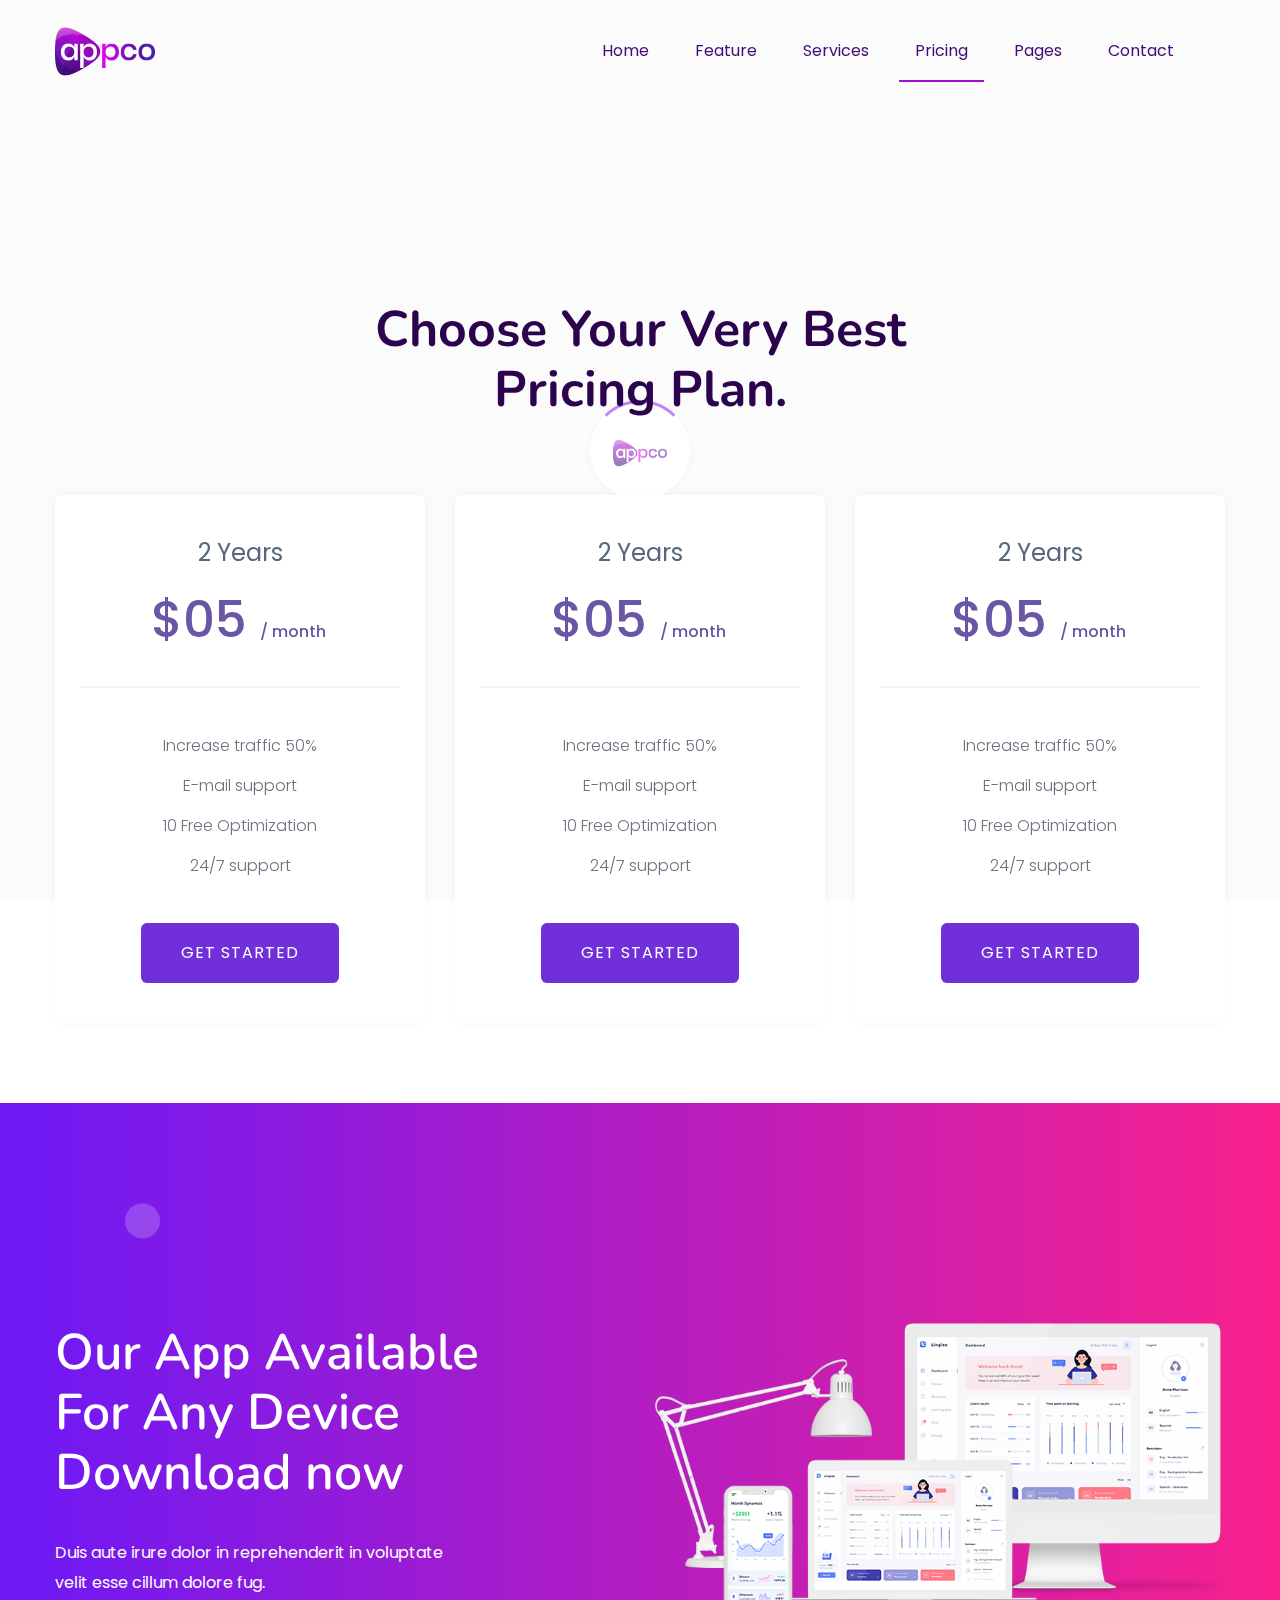
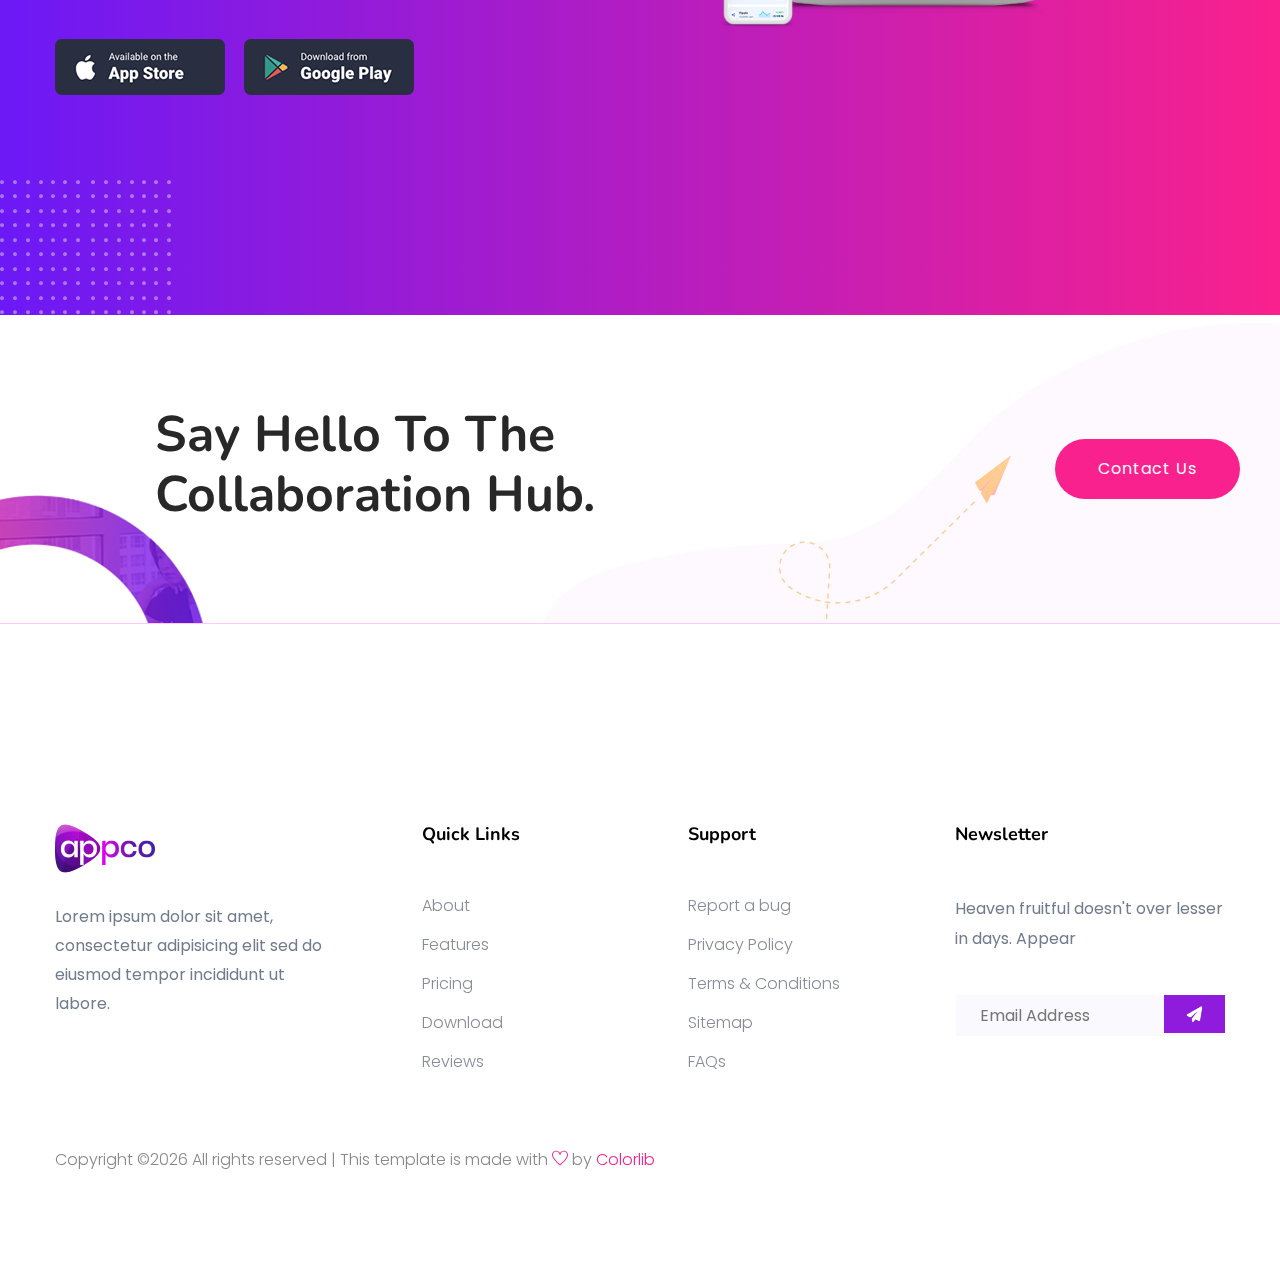
<file: template/1/pricing.html>
<!doctype html>
<html class="no-js" lang="zxx">
    <head>
        <meta charset="utf-8">
        <meta http-equiv="x-ua-compatible" content="ie=edge">
        <title>App Landing Template </title>
        <meta name="description" content="">
        <meta name="viewport" content="width=device-width, initial-scale=1">
        <link rel="manifest" href="site.webmanifest">
		<link rel="shortcut icon" type="image/x-icon" href="assets/img/favicon.ico">

		<!-- CSS here -->
            <link rel="stylesheet" href="assets/css/bootstrap.min.css">
            <link rel="stylesheet" href="assets/css/owl.carousel.min.css">
            <link rel="stylesheet" href="assets/css/flaticon.css">
            <link rel="stylesheet" href="assets/css/slicknav.css">
            <link rel="stylesheet" href="assets/css/animate.min.css">
            <link rel="stylesheet" href="assets/css/magnific-popup.css">
            <link rel="stylesheet" href="assets/css/fontawesome-all.min.css">
            <link rel="stylesheet" href="assets/css/themify-icons.css">
            <link rel="stylesheet" href="assets/css/slick.css">
            <link rel="stylesheet" href="assets/css/nice-select.css">
            <link rel="stylesheet" href="assets/css/style.css">
            <link rel="stylesheet" href="assets/css/responsive.css">
   </head>

   <body>
       
    <!-- Preloader Start -->
    <div id="preloader-active">
        <div class="preloader d-flex align-items-center justify-content-center">
            <div class="preloader-inner position-relative">
                <div class="preloader-circle"></div>
                <div class="preloader-img pere-text">
                    <img src="assets/img/logo/logo.png" alt="">
                </div>
            </div>
        </div>
    </div>
    <!-- Preloader Start -->

    <header>
        <!-- Header Start -->
       <div class="header-area header-transparrent ">
            <div class="main-header header-sticky">
                <div class="container">
                    <div class="row align-items-center">
                        <!-- Logo -->
                        <div class="col-xl-2 col-lg-2 col-md-2">
                            <div class="logo">
                                <a href="index.html"><img src="assets/img/logo/logo.png" alt=""></a>
                            </div>
                        </div>
                        <div class="col-xl-10 col-lg-10 col-md-10">
                            <!-- Main-menu -->
                            <div class="main-menu f-right d-none d-lg-block">
                                <nav>
                                    <ul id="navigation">    
                                        <li><a href="index.html"> Home</a></li>
                                        <li><a href="feature.html">Feature</a></li>
                                        <li><a href="services.html">Services</a></li>
                                        <li class="active"><a href="pricing.html">Pricing</a></li>
                                        <li><a href="#">Pages</a>
                                            <ul class="submenu">
                                                <li><a href="blog.html">Blog</a></li>
                                                <li><a href="single-blog.html">Blog Details</a></li>
                                                <li><a href="elements.html">Element</a></li>
                                            </ul>
                                        </li>
                                        <li><a href="contact.html">Contact</a></li>
                                    </ul>
                                </nav>
                            </div>
                        </div>
                        <!-- Mobile Menu -->
                        <div class="col-12">
                            <div class="mobile_menu d-block d-lg-none"></div>
                        </div>
                    </div>
                </div>
            </div>
       </div>
        <!-- Header End -->
    </header>

    <main>

        <!-- Best Pricing Start -->
        <section class="best-pricing best-pricing2 pricing-padding2">
            <div class="container">
                <!-- Section Tittle -->
                <div class="row d-flex justify-content-center">
                    <div class="col-lg-6 col-md-8">
                        <div class="section-tittle text-center">
                            <h2>Choose Your Very Best Pricing Plan.</h2>
                        </div>
                    </div>
                </div>
            </div>
        </section>
        <!-- Best Pricing End -->
        <!-- Pricing Card Start -->
        <div class="pricing-card-area">
            <div class="container">
                <div class="row">
                    <div class="col-xl-4 col-lg-4 col-md-6">
                        <div class="single-card text-center mb-30">
                            <div class="card-top">
                                <span>2 Years</span>
                                <h4>$05 <span>/ month</span></h4>
                            </div>
                            <div class="card-bottom">
                                <ul>
                                    <li>Increase traffic 50%</li>
                                    <li>E-mail support</li>
                                    <li>10 Free Optimization</li>
                                    <li>24/7  support</li>
                                </ul>
                                <a href="services.html" class="btn card-btn1">Get Started</a>
                            </div>
                        </div>
                    </div>
                    <div class="col-xl-4 col-lg-4 col-md-6">
                        <div class="single-card  text-center mb-30">
                            <div class="card-top">
                                <span>2 Years</span>
                                <h4>$05 <span>/ month</span></h4>
                            </div>
                            <div class="card-bottom">
                                <ul>
                                    <li>Increase traffic 50%</li>
                                    <li>E-mail support</li>
                                    <li>10 Free Optimization</li>
                                    <li>24/7  support</li>
                                </ul>
                                <a href="#" class="btn card-btn1">Get Started</a>
                            </div>
                        </div>
                    </div>
                    <div class="col-xl-4 col-lg-4 col-md-6">
                        <div class="single-card text-center mb-30">
                            <div class="card-top">
                                <span>2 Years</span>
                                <h4>$05 <span>/ month</span></h4>
                            </div>
                            <div class="card-bottom">
                                <ul>
                                    <li>Increase traffic 50%</li>
                                    <li>E-mail support</li>
                                    <li>10 Free Optimization</li>
                                    <li>24/7  support</li>
                                </ul>
                                <a href="#" class="btn card-btn1">Get Started</a>
                            </div>
                        </div>
                    </div>
                </div>
            </div>
        </div>
        <!-- Pricing Card End -->
        <!-- Available App  Start-->
        <div class="available-app-area mt-50">
            <div class="container">
                <div class="row d-flex justify-content-between">
                    <div class="col-xl-5 col-lg-6">
                        <div class="app-caption">
                            <div class="section-tittle section-tittle3">
                                <h2>Our App Available For Any Device Download now</h2>
                                <p>Duis aute irure dolor in reprehenderit in voluptate velit esse cillum dolore fug.</p>
                                <div class="app-btn">
                                    <a href="#" class="app-btn1"><img src="assets/img/shape/app_btn1.png" alt=""></a>
                                    <a href="#" class="app-btn2"><img src="assets/img/shape/app_btn2.png" alt=""></a>
                                </div>
                            </div>
                        </div>
                    </div>
                    <div class="col-xl-6 col-lg-6">
                        <div class="app-img">
                            <img src="assets/img/shape/available-app.png" alt="">
                        </div>
                    </div>
                </div>
            </div>
            <!-- Shape -->
            <div class="app-shape">
                <img src="assets/img/shape/app-shape-top.png" alt="" class="app-shape-top heartbeat d-none d-lg-block">
                <img src="assets/img/shape/app-shape-left.png" alt="" class="app-shape-left d-none d-xl-block">
                <!-- <img src="assets/img/shape/app-shape-right.png" alt="" class="app-shape-right bounce-animate "> -->
            </div>
        </div>
        <!-- Available App End-->

        <!-- Say Something Start -->
        <div class="say-something-aera pt-90 pb-90 fix">
            <div class="container">
                <div class="row justify-content-between align-items-center">
                    <div class="offset-xl-1 offset-lg-1 col-xl-5 col-lg-5">
                        <div class="say-something-cap">
                            <h2>Say Hello To The Collaboration Hub.</h2>
                        </div>
                    </div>
                    <div class="col-xl-2 col-lg-3">
                        <div class="say-btn">
                            <a href="#" class="btn radius-btn">Contact Us</a>
                        </div>
                    </div>
                </div>
            </div>
            <!-- shape -->
            <div class="say-shape">
                <img src="assets/img/shape/say-shape-left.png" alt="" class="say-shape1 rotateme d-none d-xl-block">
                <img src="assets/img/shape/say-shape-right.png" alt="" class="say-shape2 d-none d-lg-block">
            </div>
        </div>
        <!-- Say Something End -->
     
    </main>
   <footer>
       <!-- Footer Start-->
      <div class="footer-main">
        <div class="footer-area footer-padding">
            <div class="container">
                <div class="row  justify-content-between">
                    <div class="col-lg-3 col-md-4 col-sm-8">
                         <div class="single-footer-caption mb-30">
                              <!-- logo -->
                             <div class="footer-logo">
                                 <a href="index.html"><img src="assets/img/logo/logo2_footer.png" alt=""></a>
                             </div>
                             <div class="footer-tittle">
                                 <div class="footer-pera">
                                     <p class="info1">Lorem ipsum dolor sit amet, consectetur adipisicing elit sed do eiusmod tempor incididunt ut labore.</p>
                                </div>
                             </div>
                         </div>
                    </div>
                    <div class="col-lg-2 col-md-4 col-sm-5">
                        <div class="single-footer-caption mb-50">
                            <div class="footer-tittle">
                                <h4>Quick Links</h4>
                                <ul>
                                    <li><a href="#">About</a></li>
                                    <li><a href="#">Features</a></li>
                                    <li><a href="#">Pricing</a></li>
                                    <li><a href="#">Download</a></li>
                                    <li><a href="#">Reviews</a></li>
                                </ul>
                            </div>
                        </div>
                    </div>
                    <div class="col-lg-2 col-md-4 col-sm-7">
                        <div class="single-footer-caption mb-50">
                            <div class="footer-tittle">
                                <h4>Support</h4>
                                <ul>
                                    <li><a href="#">Report a bug</a></li>
                                    <li><a href="#">Privacy Policy</a></li>
                                    <li><a href="#">Terms & Conditions</a></li>
                                    <li><a href="#">Sitemap</a></li>
                                    <li><a href="#">FAQs</a></li>
                                </ul>
                            </div>
                        </div>
                    </div>
                    <div class="col-lg-3 col-md-6 col-sm-8">
                        <div class="single-footer-caption mb-50">
                            <div class="footer-tittle">
                                <h4>Newsletter</h4>
                                <div class="footer-pera footer-pera2">
                                 <p>Heaven fruitful doesn't over lesser in days. Appear </p>
                             </div>
                             <!-- Form -->
                             <div class="footer-form">
                                 <div id="mc_embed_signup">
                                     <form target="_blank" action="https://spondonit.us12.list-manage.com/subscribe/post?u=1462626880ade1ac87bd9c93a&amp;id=92a4423d01" method="get" class="subscribe_form relative mail_part" novalidate="true">
                                         <input type="email" name="EMAIL" id="newsletter-form-email" placeholder=" Email Address " class="placeholder hide-on-focus" onfocus="this.placeholder = ''" onblur="this.placeholder = ' Email Address '">
                                         <div class="form-icon">
                                             <button type="submit" name="submit" id="newsletter-submit" class="email_icon newsletter-submit button-contactForm"><img src="assets/img/shape/form_icon.png" alt=""></button>
                                         </div>
                                         <div class="mt-10 info"></div>
                                     </form>
                                 </div>
                             </div>
                            </div>
                        </div>
                    </div>
                </div>
                <!-- Copy-Right -->
                <div class="row align-items-center">
                    <div class="col-xl-12 ">
                        <div class="footer-copy-right">
                            <p><!-- Link back to Colorlib can't be removed. Template is licensed under CC BY 3.0. -->
  Copyright &copy;<script>document.write(new Date().getFullYear());</script> All rights reserved | This template is made with <i class="ti-heart" aria-hidden="true"></i> by <a href="https://colorlib.com" target="_blank">Colorlib</a>
  <!-- Link back to Colorlib can't be removed. Template is licensed under CC BY 3.0. --></p>
                        </div>
                    </div>
                </div>
            </div>
        </div>
      </div>
       <!-- Footer End-->
   </footer>
   
	<!-- JS here -->
	
		<!-- All JS Custom Plugins Link Here here -->
        <script src="./assets/js/vendor/modernizr-3.5.0.min.js"></script>
		
		<!-- Jquery, Popper, Bootstrap -->
		<script src="./assets/js/vendor/jquery-1.12.4.min.js"></script>
        <script src="./assets/js/popper.min.js"></script>
        <script src="./assets/js/bootstrap.min.js"></script>
	    <!-- Jquery Mobile Menu -->
        <script src="./assets/js/jquery.slicknav.min.js"></script>

		<!-- Jquery Slick , Owl-Carousel Plugins -->
        <script src="./assets/js/owl.carousel.min.js"></script>
        <script src="./assets/js/slick.min.js"></script>
        <!-- Date Picker -->
        <script src="./assets/js/gijgo.min.js"></script>
		<!-- One Page, Animated-HeadLin -->
        <script src="./assets/js/wow.min.js"></script>
		<script src="./assets/js/animated.headline.js"></script>
        <script src="./assets/js/jquery.magnific-popup.js"></script>

		<!-- Scrollup, nice-select, sticky -->
        <script src="./assets/js/jquery.scrollUp.min.js"></script>
        <script src="./assets/js/jquery.nice-select.min.js"></script>
		<script src="./assets/js/jquery.sticky.js"></script>
        
        <!-- contact js -->
        <script src="./assets/js/contact.js"></script>
        <script src="./assets/js/jquery.form.js"></script>
        <script src="./assets/js/jquery.validate.min.js"></script>
        <script src="./assets/js/mail-script.js"></script>
        <script src="./assets/js/jquery.ajaxchimp.min.js"></script>
        
		<!-- Jquery Plugins, main Jquery -->	
        <script src="./assets/js/plugins.js"></script>
        <script src="./assets/js/main.js"></script>
        
    </body>
</html>
</file>
<file: template/1/assets/css/flaticon.css>
/*
  	Flaticon icon font: Flaticon
  	Creation date: 20/02/2020 09:43
  	*/

@font-face {
  font-family: "Flaticon";
  src: url("../fonts/Flaticon.eot");
  src: url("../fonts/Flaticon.eot?#iefix") format("embedded-opentype"),
       url("../fonts/Flaticon.woff2") format("woff2"),
       url("../fonts/Flaticon.woff") format("woff"),
       url("../fonts/Flaticon.ttf") format("truetype"),
       url("../fonts/Flaticon.svg#Flaticon") format("svg");
  font-weight: normal;
  font-style: normal;
}

@media screen and (-webkit-min-device-pixel-ratio:0) {
  @font-face {
    font-family: "Flaticon";
    src: url("../fonts/Flaticon.svg#Flaticon") format("svg");
  }
}

[class^="flaticon-"]:before, [class*=" flaticon-"]:before,
[class^="flaticon-"]:after, [class*=" flaticon-"]:after {   
  font-family: Flaticon;

}

.flaticon-businessman:before { content: "\f100"; }
.flaticon-pay:before { content: "\f101"; }
.flaticon-plane:before { content: "\f102"; }
.flaticon-support:before { content: "\f103"; }
</file>
<file: template/1/assets/css/themify-icons.css>
@font-face {
	font-family: 'themify';
	src:url('../fonts/themify.eot?-fvbane');


	src:url('../fonts/themify.eot?#iefix-fvbane') format('embedded-opentype'),
		url('../fonts/themify.woff?-fvbane') format('woff'),
		url('../fonts/themify.ttf?-fvbane') format('truetype'),
		url('../fonts/themify.svg?-fvbane#themify') format('svg');
	font-weight: normal;
	font-style: normal;
}

[class^="ti-"], [class*=" ti-"] {
	font-family: 'themify';
	speak: none;
	font-style: normal;
	font-weight: normal;
	font-variant: normal;
	text-transform: none;
	line-height: 1;

	/* Better Font Rendering =========== */
	-webkit-font-smoothing: antialiased;
	-moz-osx-font-smoothing: grayscale;
}

.ti-wand:before {
	content: "\e600";
}
.ti-volume:before {
	content: "\e601";
}
.ti-user:before {
	content: "\e602";
}
.ti-unlock:before {
	content: "\e603";
}
.ti-unlink:before {
	content: "\e604";
}
.ti-trash:before {
	content: "\e605";
}
.ti-thought:before {
	content: "\e606";
}
.ti-target:before {
	content: "\e607";
}
.ti-tag:before {
	content: "\e608";
}
.ti-tablet:before {
	content: "\e609";
}
.ti-star:before {
	content: "\e60a";
}
.ti-spray:before {
	content: "\e60b";
}
.ti-signal:before {
	content: "\e60c";
}
.ti-shopping-cart:before {
	content: "\e60d";
}
.ti-shopping-cart-full:before {
	content: "\e60e";
}
.ti-settings:before {
	content: "\e60f";
}
.ti-search:before {
	content: "\e610";
}
.ti-zoom-in:before {
	content: "\e611";
}
.ti-zoom-out:before {
	content: "\e612";
}
.ti-cut:before {
	content: "\e613";
}
.ti-ruler:before {
	content: "\e614";
}
.ti-ruler-pencil:before {
	content: "\e615";
}
.ti-ruler-alt:before {
	content: "\e616";
}
.ti-bookmark:before {
	content: "\e617";
}
.ti-bookmark-alt:before {
	content: "\e618";
}
.ti-reload:before {
	content: "\e619";
}
.ti-plus:before {
	content: "\e61a";
}
.ti-pin:before {
	content: "\e61b";
}
.ti-pencil:before {
	content: "\e61c";
}
.ti-pencil-alt:before {
	content: "\e61d";
}
.ti-paint-roller:before {
	content: "\e61e";
}
.ti-paint-bucket:before {
	content: "\e61f";
}
.ti-na:before {
	content: "\e620";
}
.ti-mobile:before {
	content: "\e621";
}
.ti-minus:before {
	content: "\e622";
}
.ti-medall:before {
	content: "\e623";
}
.ti-medall-alt:before {
	content: "\e624";
}
.ti-marker:before {
	content: "\e625";
}
.ti-marker-alt:before {
	content: "\e626";
}
.ti-arrow-up:before {
	content: "\e627";
}
.ti-arrow-right:before {
	content: "\e628";
}
.ti-arrow-left:before {
	content: "\e629";
}
.ti-arrow-down:before {
	content: "\e62a";
}
.ti-lock:before {
	content: "\e62b";
}
.ti-location-arrow:before {
	content: "\e62c";
}
.ti-link:before {
	content: "\e62d";
}
.ti-layout:before {
	content: "\e62e";
}
.ti-layers:before {
	content: "\e62f";
}
.ti-layers-alt:before {
	content: "\e630";
}
.ti-key:before {
	content: "\e631";
}
.ti-import:before {
	content: "\e632";
}
.ti-image:before {
	content: "\e633";
}
.ti-heart:before {
	content: "\e634";
}
.ti-heart-broken:before {
	content: "\e635";
}
.ti-hand-stop:before {
	content: "\e636";
}
.ti-hand-open:before {
	content: "\e637";
}
.ti-hand-drag:before {
	content: "\e638";
}
.ti-folder:before {
	content: "\e639";
}
.ti-flag:before {
	content: "\e63a";
}
.ti-flag-alt:before {
	content: "\e63b";
}
.ti-flag-alt-2:before {
	content: "\e63c";
}
.ti-eye:before {
	content: "\e63d";
}
.ti-export:before {
	content: "\e63e";
}
.ti-exchange-vertical:before {
	content: "\e63f";
}
.ti-desktop:before {
	content: "\e640";
}
.ti-cup:before {
	content: "\e641";
}
.ti-crown:before {
	content: "\e642";
}
.ti-comments:before {
	content: "\e643";
}
.ti-comment:before {
	content: "\e644";
}
.ti-comment-alt:before {
	content: "\e645";
}
.ti-close:before {
	content: "\e646";
}
.ti-clip:before {
	content: "\e647";
}
.ti-angle-up:before {
	content: "\e648";
}
.ti-angle-right:before {
	content: "\e649";
}
.ti-angle-left:before {
	content: "\e64a";
}
.ti-angle-down:before {
	content: "\e64b";
}
.ti-check:before {
	content: "\e64c";
}
.ti-check-box:before {
	content: "\e64d";
}
.ti-camera:before {
	content: "\e64e";
}
.ti-announcement:before {
	content: "\e64f";
}
.ti-brush:before {
	content: "\e650";
}
.ti-briefcase:before {
	content: "\e651";
}
.ti-bolt:before {
	content: "\e652";
}
.ti-bolt-alt:before {
	content: "\e653";
}
.ti-blackboard:before {
	content: "\e654";
}
.ti-bag:before {
	content: "\e655";
}
.ti-move:before {
	content: "\e656";
}
.ti-arrows-vertical:before {
	content: "\e657";
}
.ti-arrows-horizontal:before {
	content: "\e658";
}
.ti-fullscreen:before {
	content: "\e659";
}
.ti-arrow-top-right:before {
	content: "\e65a";
}
.ti-arrow-top-left:before {
	content: "\e65b";
}
.ti-arrow-circle-up:before {
	content: "\e65c";
}
.ti-arrow-circle-right:before {
	content: "\e65d";
}
.ti-arrow-circle-left:before {
	content: "\e65e";
}
.ti-arrow-circle-down:before {
	content: "\e65f";
}
.ti-angle-double-up:before {
	content: "\e660";
}
.ti-angle-double-right:before {
	content: "\e661";
}
.ti-angle-double-left:before {
	content: "\e662";
}
.ti-angle-double-down:before {
	content: "\e663";
}
.ti-zip:before {
	content: "\e664";
}
.ti-world:before {
	content: "\e665";
}
.ti-wheelchair:before {
	content: "\e666";
}
.ti-view-list:before {
	content: "\e667";
}
.ti-view-list-alt:before {
	content: "\e668";
}
.ti-view-grid:before {
	content: "\e669";
}
.ti-uppercase:before {
	content: "\e66a";
}
.ti-upload:before {
	content: "\e66b";
}
.ti-underline:before {
	content: "\e66c";
}
.ti-truck:before {
	content: "\e66d";
}
.ti-timer:before {
	content: "\e66e";
}
.ti-ticket:before {
	content: "\e66f";
}
.ti-thumb-up:before {
	content: "\e670";
}
.ti-thumb-down:before {
	content: "\e671";
}
.ti-text:before {
	content: "\e672";
}
.ti-stats-up:before {
	content: "\e673";
}
.ti-stats-down:before {
	content: "\e674";
}
.ti-split-v:before {
	content: "\e675";
}
.ti-split-h:before {
	content: "\e676";
}
.ti-smallcap:before {
	content: "\e677";
}
.ti-shine:before {
	content: "\e678";
}
.ti-shift-right:before {
	content: "\e679";
}
.ti-shift-left:before {
	content: "\e67a";
}
.ti-shield:before {
	content: "\e67b";
}
.ti-notepad:before {
	content: "\e67c";
}
.ti-server:before {
	content: "\e67d";
}
.ti-quote-right:before {
	content: "\e67e";
}
.ti-quote-left:before {
	content: "\e67f";
}
.ti-pulse:before {
	content: "\e680";
}
.ti-printer:before {
	content: "\e681";
}
.ti-power-off:before {
	content: "\e682";
}
.ti-plug:before {
	content: "\e683";
}
.ti-pie-chart:before {
	content: "\e684";
}
.ti-paragraph:before {
	content: "\e685";
}
.ti-panel:before {
	content: "\e686";
}
.ti-package:before {
	content: "\e687";
}
.ti-music:before {
	content: "\e688";
}
.ti-music-alt:before {
	content: "\e689";
}
.ti-mouse:before {
	content: "\e68a";
}
.ti-mouse-alt:before {
	content: "\e68b";
}
.ti-money:before {
	content: "\e68c";
}
.ti-microphone:before {
	content: "\e68d";
}
.ti-menu:before {
	content: "\e68e";
}
.ti-menu-alt:before {
	content: "\e68f";
}
.ti-map:before {
	content: "\e690";
}
.ti-map-alt:before {
	content: "\e691";
}
.ti-loop:before {
	content: "\e692";
}
.ti-location-pin:before {
	content: "\e693";
}
.ti-list:before {
	content: "\e694";
}
.ti-light-bulb:before {
	content: "\e695";
}
.ti-Italic:before {
	content: "\e696";
}
.ti-info:before {
	content: "\e697";
}
.ti-infinite:before {
	content: "\e698";
}
.ti-id-badge:before {
	content: "\e699";
}
.ti-hummer:before {
	content: "\e69a";
}
.ti-home:before {
	content: "\e69b";
}
.ti-help:before {
	content: "\e69c";
}
.ti-headphone:before {
	content: "\e69d";
}
.ti-harddrives:before {
	content: "\e69e";
}
.ti-harddrive:before {
	content: "\e69f";
}
.ti-gift:before {
	content: "\e6a0";
}
.ti-game:before {
	content: "\e6a1";
}
.ti-filter:before {
	content: "\e6a2";
}
.ti-files:before {
	content: "\e6a3";
}
.ti-file:before {
	content: "\e6a4";
}
.ti-eraser:before {
	content: "\e6a5";
}
.ti-envelope:before {
	content: "\e6a6";
}
.ti-download:before {
	content: "\e6a7";
}
.ti-direction:before {
	content: "\e6a8";
}
.ti-direction-alt:before {
	content: "\e6a9";
}
.ti-dashboard:before {
	content: "\e6aa";
}
.ti-control-stop:before {
	content: "\e6ab";
}
.ti-control-shuffle:before {
	content: "\e6ac";
}
.ti-control-play:before {
	content: "\e6ad";
}
.ti-control-pause:before {
	content: "\e6ae";
}
.ti-control-forward:before {
	content: "\e6af";
}
.ti-control-backward:before {
	content: "\e6b0";
}
.ti-cloud:before {
	content: "\e6b1";
}
.ti-cloud-up:before {
	content: "\e6b2";
}
.ti-cloud-down:before {
	content: "\e6b3";
}
.ti-clipboard:before {
	content: "\e6b4";
}
.ti-car:before {
	content: "\e6b5";
}
.ti-calendar:before {
	content: "\e6b6";
}
.ti-book:before {
	content: "\e6b7";
}
.ti-bell:before {
	content: "\e6b8";
}
.ti-basketball:before {
	content: "\e6b9";
}
.ti-bar-chart:before {
	content: "\e6ba";
}
.ti-bar-chart-alt:before {
	content: "\e6bb";
}
.ti-back-right:before {
	content: "\e6bc";
}
.ti-back-left:before {
	content: "\e6bd";
}
.ti-arrows-corner:before {
	content: "\e6be";
}
.ti-archive:before {
	content: "\e6bf";
}
.ti-anchor:before {
	content: "\e6c0";
}
.ti-align-right:before {
	content: "\e6c1";
}
.ti-align-left:before {
	content: "\e6c2";
}
.ti-align-justify:before {
	content: "\e6c3";
}
.ti-align-center:before {
	content: "\e6c4";
}
.ti-alert:before {
	content: "\e6c5";
}
.ti-alarm-clock:before {
	content: "\e6c6";
}
.ti-agenda:before {
	content: "\e6c7";
}
.ti-write:before {
	content: "\e6c8";
}
.ti-window:before {
	content: "\e6c9";
}
.ti-widgetized:before {
	content: "\e6ca";
}
.ti-widget:before {
	content: "\e6cb";
}
.ti-widget-alt:before {
	content: "\e6cc";
}
.ti-wallet:before {
	content: "\e6cd";
}
.ti-video-clapper:before {
	content: "\e6ce";
}
.ti-video-camera:before {
	content: "\e6cf";
}
.ti-vector:before {
	content: "\e6d0";
}
.ti-themify-logo:before {
	content: "\e6d1";
}
.ti-themify-favicon:before {
	content: "\e6d2";
}
.ti-themify-favicon-alt:before {
	content: "\e6d3";
}
.ti-support:before {
	content: "\e6d4";
}
.ti-stamp:before {
	content: "\e6d5";
}
.ti-split-v-alt:before {
	content: "\e6d6";
}
.ti-slice:before {
	content: "\e6d7";
}
.ti-shortcode:before {
	content: "\e6d8";
}
.ti-shift-right-alt:before {
	content: "\e6d9";
}
.ti-shift-left-alt:before {
	content: "\e6da";
}
.ti-ruler-alt-2:before {
	content: "\e6db";
}
.ti-receipt:before {
	content: "\e6dc";
}
.ti-pin2:before {
	content: "\e6dd";
}
.ti-pin-alt:before {
	content: "\e6de";
}
.ti-pencil-alt2:before {
	content: "\e6df";
}
.ti-palette:before {
	content: "\e6e0";
}
.ti-more:before {
	content: "\e6e1";
}
.ti-more-alt:before {
	content: "\e6e2";
}
.ti-microphone-alt:before {
	content: "\e6e3";
}
.ti-magnet:before {
	content: "\e6e4";
}
.ti-line-double:before {
	content: "\e6e5";
}
.ti-line-dotted:before {
	content: "\e6e6";
}
.ti-line-dashed:before {
	content: "\e6e7";
}
.ti-layout-width-full:before {
	content: "\e6e8";
}
.ti-layout-width-default:before {
	content: "\e6e9";
}
.ti-layout-width-default-alt:before {
	content: "\e6ea";
}
.ti-layout-tab:before {
	content: "\e6eb";
}
.ti-layout-tab-window:before {
	content: "\e6ec";
}
.ti-layout-tab-v:before {
	content: "\e6ed";
}
.ti-layout-tab-min:before {
	content: "\e6ee";
}
.ti-layout-slider:before {
	content: "\e6ef";
}
.ti-layout-slider-alt:before {
	content: "\e6f0";
}
.ti-layout-sidebar-right:before {
	content: "\e6f1";
}
.ti-layout-sidebar-none:before {
	content: "\e6f2";
}
.ti-layout-sidebar-left:before {
	content: "\e6f3";
}
.ti-layout-placeholder:before {
	content: "\e6f4";
}
.ti-layout-menu:before {
	content: "\e6f5";
}
.ti-layout-menu-v:before {
	content: "\e6f6";
}
.ti-layout-menu-separated:before {
	content: "\e6f7";
}
.ti-layout-menu-full:before {
	content: "\e6f8";
}
.ti-layout-media-right-alt:before {
	content: "\e6f9";
}
.ti-layout-media-right:before {
	content: "\e6fa";
}
.ti-layout-media-overlay:before {
	content: "\e6fb";
}
.ti-layout-media-overlay-alt:before {
	content: "\e6fc";
}
.ti-layout-media-overlay-alt-2:before {
	content: "\e6fd";
}
.ti-layout-media-left-alt:before {
	content: "\e6fe";
}
.ti-layout-media-left:before {
	content: "\e6ff";
}
.ti-layout-media-center-alt:before {
	content: "\e700";
}
.ti-layout-media-center:before {
	content: "\e701";
}
.ti-layout-list-thumb:before {
	content: "\e702";
}
.ti-layout-list-thumb-alt:before {
	content: "\e703";
}
.ti-layout-list-post:before {
	content: "\e704";
}
.ti-layout-list-large-image:before {
	content: "\e705";
}
.ti-layout-line-solid:before {
	content: "\e706";
}
.ti-layout-grid4:before {
	content: "\e707";
}
.ti-layout-grid3:before {
	content: "\e708";
}
.ti-layout-grid2:before {
	content: "\e709";
}
.ti-layout-grid2-thumb:before {
	content: "\e70a";
}
.ti-layout-cta-right:before {
	content: "\e70b";
}
.ti-layout-cta-left:before {
	content: "\e70c";
}
.ti-layout-cta-center:before {
	content: "\e70d";
}
.ti-layout-cta-btn-right:before {
	content: "\e70e";
}
.ti-layout-cta-btn-left:before {
	content: "\e70f";
}
.ti-layout-column4:before {
	content: "\e710";
}
.ti-layout-column3:before {
	content: "\e711";
}
.ti-layout-column2:before {
	content: "\e712";
}
.ti-layout-accordion-separated:before {
	content: "\e713";
}
.ti-layout-accordion-merged:before {
	content: "\e714";
}
.ti-layout-accordion-list:before {
	content: "\e715";
}
.ti-ink-pen:before {
	content: "\e716";
}
.ti-info-alt:before {
	content: "\e717";
}
.ti-help-alt:before {
	content: "\e718";
}
.ti-headphone-alt:before {
	content: "\e719";
}
.ti-hand-point-up:before {
	content: "\e71a";
}
.ti-hand-point-right:before {
	content: "\e71b";
}
.ti-hand-point-left:before {
	content: "\e71c";
}
.ti-hand-point-down:before {
	content: "\e71d";
}
.ti-gallery:before {
	content: "\e71e";
}
.ti-face-smile:before {
	content: "\e71f";
}
.ti-face-sad:before {
	content: "\e720";
}
.ti-credit-card:before {
	content: "\e721";
}
.ti-control-skip-forward:before {
	content: "\e722";
}
.ti-control-skip-backward:before {
	content: "\e723";
}
.ti-control-record:before {
	content: "\e724";
}
.ti-control-eject:before {
	content: "\e725";
}
.ti-comments-smiley:before {
	content: "\e726";
}
.ti-brush-alt:before {
	content: "\e727";
}
.ti-youtube:before {
	content: "\e728";
}
.ti-vimeo:before {
	content: "\e729";
}
.ti-twitter:before {
	content: "\e72a";
}
.ti-time:before {
	content: "\e72b";
}
.ti-tumblr:before {
	content: "\e72c";
}
.ti-skype:before {
	content: "\e72d";
}
.ti-share:before {
	content: "\e72e";
}
.ti-share-alt:before {
	content: "\e72f";
}
.ti-rocket:before {
	content: "\e730";
}
.ti-pinterest:before {
	content: "\e731";
}
.ti-new-window:before {
	content: "\e732";
}
.ti-microsoft:before {
	content: "\e733";
}
.ti-list-ol:before {
	content: "\e734";
}
.ti-linkedin:before {
	content: "\e735";
}
.ti-layout-sidebar-2:before {
	content: "\e736";
}
.ti-layout-grid4-alt:before {
	content: "\e737";
}
.ti-layout-grid3-alt:before {
	content: "\e738";
}
.ti-layout-grid2-alt:before {
	content: "\e739";
}
.ti-layout-column4-alt:before {
	content: "\e73a";
}
.ti-layout-column3-alt:before {
	content: "\e73b";
}
.ti-layout-column2-alt:before {
	content: "\e73c";
}
.ti-instagram:before {
	content: "\e73d";
}
.ti-google:before {
	content: "\e73e";
}
.ti-github:before {
	content: "\e73f";
}
.ti-flickr:before {
	content: "\e740";
}
.ti-facebook:before {
	content: "\e741";
}
.ti-dropbox:before {
	content: "\e742";
}
.ti-dribbble:before {
	content: "\e743";
}
.ti-apple:before {
	content: "\e744";
}
.ti-android:before {
	content: "\e745";
}
.ti-save:before {
	content: "\e746";
}
.ti-save-alt:before {
	content: "\e747";
}
.ti-yahoo:before {
	content: "\e748";
}
.ti-wordpress:before {
	content: "\e749";
}
.ti-vimeo-alt:before {
	content: "\e74a";
}
.ti-twitter-alt:before {
	content: "\e74b";
}
.ti-tumblr-alt:before {
	content: "\e74c";
}
.ti-trello:before {
	content: "\e74d";
}
.ti-stack-overflow:before {
	content: "\e74e";
}
.ti-soundcloud:before {
	content: "\e74f";
}
.ti-sharethis:before {
	content: "\e750";
}
.ti-sharethis-alt:before {
	content: "\e751";
}
.ti-reddit:before {
	content: "\e752";
}
.ti-pinterest-alt:before {
	content: "\e753";
}
.ti-microsoft-alt:before {
	content: "\e754";
}
.ti-linux:before {
	content: "\e755";
}
.ti-jsfiddle:before {
	content: "\e756";
}
.ti-joomla:before {
	content: "\e757";
}
.ti-html5:before {
	content: "\e758";
}
.ti-flickr-alt:before {
	content: "\e759";
}
.ti-email:before {
	content: "\e75a";
}
.ti-drupal:before {
	content: "\e75b";
}
.ti-dropbox-alt:before {
	content: "\e75c";
}
.ti-css3:before {
	content: "\e75d";
}
.ti-rss:before {
	content: "\e75e";
}
.ti-rss-alt:before {
	content: "\e75f";
}
</file>
<file: template/1/assets/css/nice-select.css>
.nice-select {
  -webkit-tap-highlight-color: transparent;
  background-color: #fff;
  border-radius: 5px;
  border: solid 1px #e8e8e8;
  box-sizing: border-box;
  clear: both;
  cursor: pointer;
  display: block;
  float: left;
  font-family: inherit;
  font-size: 14px;
  font-weight: normal;
  height: 42px;
  line-height: 40px;
  outline: none;
  padding-left: 18px;
  padding-right: 30px;
  position: relative;
  text-align: left !important;
  -webkit-transition: all 0.2s ease-in-out;
  transition: all 0.2s ease-in-out;
  -webkit-user-select: none;
     -moz-user-select: none;
      -ms-user-select: none;
          user-select: none;
  white-space: nowrap;
  width: auto; }
  .nice-select:hover {
    border-color: #dbdbdb; }
  .nice-select:active, .nice-select.open, .nice-select:focus {
    border-color: #999; }
  .nice-select:after {
    border-bottom: 2px solid #999;
    border-right: 2px solid #999;
    content: '';
    display: block;
    height: 5px;
    margin-top: -4px;
    pointer-events: none;
    position: absolute;
    right: 12px;
    top: 50%;
    -webkit-transform-origin: 66% 66%;
        -ms-transform-origin: 66% 66%;
            transform-origin: 66% 66%;
    -webkit-transform: rotate(45deg);
        -ms-transform: rotate(45deg);
            transform: rotate(45deg);
    -webkit-transition: all 0.15s ease-in-out;
    transition: all 0.15s ease-in-out;
    width: 5px; }
  .nice-select.open:after {
    -webkit-transform: rotate(-135deg);
        -ms-transform: rotate(-135deg);
            transform: rotate(-135deg); }
  .nice-select.open .list {
    opacity: 1;
    pointer-events: auto;
    -webkit-transform: scale(1) translateY(0);
        -ms-transform: scale(1) translateY(0);
            transform: scale(1) translateY(0); }
  .nice-select.disabled {
    border-color: #ededed;
    color: #999;
    pointer-events: none; }
    .nice-select.disabled:after {
      border-color: #cccccc; }
  .nice-select.wide {
    width: 100%; }
    .nice-select.wide .list {
      left: 0 !important;
      right: 0 !important; }
  .nice-select.right {
    float: right; }
    .nice-select.right .list {
      left: auto;
      right: 0; }
  .nice-select.small {
    font-size: 12px;
    height: 36px;
    line-height: 34px; }
    .nice-select.small:after {
      height: 4px;
      width: 4px; }
    .nice-select.small .option {
      line-height: 34px;
      min-height: 34px; }
  .nice-select .list {
    background-color: #fff;
    border-radius: 5px;
    box-shadow: 0 0 0 1px rgba(68, 68, 68, 0.11);
    box-sizing: border-box;
    margin-top: 4px;
    opacity: 0;
    overflow: hidden;
    padding: 0;
    pointer-events: none;
    position: absolute;
    top: 100%;
    left: 0;
    -webkit-transform-origin: 50% 0;
        -ms-transform-origin: 50% 0;
            transform-origin: 50% 0;
    -webkit-transform: scale(0.75) translateY(-21px);
        -ms-transform: scale(0.75) translateY(-21px);
            transform: scale(0.75) translateY(-21px);
    -webkit-transition: all 0.2s cubic-bezier(0.5, 0, 0, 1.25), opacity 0.15s ease-out;
    transition: all 0.2s cubic-bezier(0.5, 0, 0, 1.25), opacity 0.15s ease-out;
    z-index: 9; }
    .nice-select .list:hover .option:not(:hover) {
      background-color: transparent !important; }
  .nice-select .option {
    cursor: pointer;
    font-weight: 400;
    line-height: 40px;
    list-style: none;
    min-height: 40px;
    outline: none;
    padding-left: 18px;
    padding-right: 29px;
    text-align: left;
    -webkit-transition: all 0.2s;
    transition: all 0.2s; }
    .nice-select .option:hover, .nice-select .option.focus, .nice-select .option.selected.focus {
      background-color: #f6f6f6; }
    .nice-select .option.selected {
      font-weight: bold; }
    .nice-select .option.disabled {
      background-color: transparent;
      color: #999;
      cursor: default; }

.no-csspointerevents .nice-select .list {
  display: none; }

.no-csspointerevents .nice-select.open .list {
  display: block; }
</file>
<file: template/1/assets/css/style.css>
@import url("https://fonts.googleapis.com/css?family=Nunito:300,400,600,700,800,900|Poppins:300,400,500,600,700,800,900&display=swap");.white-bg{background:#ffffff}.gray-bg{background:#f5f5f5}.gray-bg{background:#f7f7fd}.white-bg{background:#fff}.black-bg{background:#16161a}.theme-bg{background:#8f1bdc}.brand-bg{background:#f1f4fa}.testimonial-bg{background:#f9fafc}.white-color{color:#fff}.black-color{color:#16161a}.theme-color{color:#8f1bdc}.boxed-btn{background:#fff;color:#8f1bdc !important;display:inline-block;padding:18px 44px;font-family:"Nunito",sans-serif;font-size:14px;font-weight:400;border:0;border:1px solid #8f1bdc;letter-spacing:3px;text-align:center;color:#8f1bdc;text-transform:uppercase;cursor:pointer}.boxed-btn:hover{background:#8f1bdc;color:#fff !important;border:1px solid #8f1bdc}.boxed-btn:focus{outline:none}.boxed-btn.large-width{width:220px}[data-overlay]{position:relative;background-size:cover;background-repeat:no-repeat;background-position:center center}[data-overlay]::before{position:absolute;left:0;top:0;right:0;bottom:0;content:""}[data-opacity="1"]::before{opacity:0.1}[data-opacity="2"]::before{opacity:0.2}[data-opacity="3"]::before{opacity:0.3}[data-opacity="4"]::before{opacity:0.4}[data-opacity="5"]::before{opacity:0.5}[data-opacity="6"]::before{opacity:0.6}[data-opacity="7"]::before{opacity:0.7}[data-opacity="8"]::before{opacity:0.8}[data-opacity="9"]::before{opacity:0.9}body{font-family:"Poppins",sans-serif;font-weight:normal;font-style:normal}h1,h2,h3,h4,h5,h6{font-family:"Nunito",sans-serif;color:#2b044d;margin-top:0px;font-style:normal;font-weight:500;text-transform:normal}p{font-family:"Poppins",sans-serif;color:#707b8e;font-size:16px;line-height:30px;margin-bottom:15px;font-weight:normal}.bg-img-1{background-image:url(../img/slider/slider-img-1.jpg)}.bg-img-2{background-image:url(../img/background-img/bg-img-2.jpg)}.cta-bg-1{background-image:url(../img/background-img/bg-img-3.jpg)}.img{max-width:100%;-webkit-transition:all .3s ease-out 0s;-moz-transition:all .3s ease-out 0s;-ms-transition:all .3s ease-out 0s;-o-transition:all .3s ease-out 0s;transition:all .3s ease-out 0s}.f-left{float:left}.f-right{float:right}.fix{overflow:hidden}.clear{clear:both}a,.button{-webkit-transition:all .3s ease-out 0s;-moz-transition:all .3s ease-out 0s;-ms-transition:all .3s ease-out 0s;-o-transition:all .3s ease-out 0s;transition:all .3s ease-out 0s}a:focus,.button:focus{text-decoration:none;outline:none}a{color:#635c5c}a:hover{color:#fff}a:focus,a:hover,.portfolio-cat a:hover,.footer -menu li a:hover{text-decoration:none}a,button{color:#fff;outline:medium none}button:focus,input:focus,input:focus,textarea,textarea:focus{outline:0}.uppercase{text-transform:uppercase}input:focus::-moz-placeholder{opacity:0;-webkit-transition:.4s;-o-transition:.4s;transition:.4s}.capitalize{text-transform:capitalize}h1 a,h2 a,h3 a,h4 a,h5 a,h6 a{color:inherit}ul{margin:0px;padding:0px}li{list-style:none}hr{border-bottom:1px solid #eceff8;border-top:0 none;margin:30px 0;padding:0}.theme-overlay{position:relative}.theme-overlay::before{background:#1696e7 none repeat scroll 0 0;content:"";height:100%;left:0;opacity:0.6;position:absolute;top:0;width:100%}.overlay{position:relative;z-index:0}.overlay::before{position:absolute;content:"";top:0;left:0;width:100%;height:100%;z-index:-1}.overlay2{position:relative;z-index:0}.overlay2::before{position:absolute;content:"";background-color:#2E2200;top:0;left:0;width:100%;height:100%;z-index:-1;opacity:0.5}.section-padding{padding-top:120px;padding-bottom:120px}.separator{border-top:1px solid #f2f2f2}.mb-90{margin-bottom:90px}@media (max-width: 767px){.mb-90{margin-bottom:30px}}@media (min-width: 768px) and (max-width: 991px){.mb-90{margin-bottom:45px}}.owl-carousel .owl-nav div{background:rgba(255,255,255,0.8) none repeat scroll 0 0;height:40px;left:20px;line-height:40px;font-size:22px;color:#646464;opacity:1;visibility:visible;position:absolute;text-align:center;top:50%;transform:translateY(-50%);transition:all 0.3s ease 0s;width:40px}.owl-carousel .owl-nav div.owl-next{left:auto;right:-30px}.owl-carousel .owl-nav div.owl-next i{position:relative;right:0;top:1px}.owl-carousel .owl-nav div.owl-prev i{position:relative;right:1px;top:0px}.owl-carousel:hover .owl-nav div{opacity:1;visibility:visible}.owl-carousel:hover .owl-nav div:hover{color:#fff;background:#ff3500}.btn{background:#f9218d;-moz-user-select:none;text-transform:capitalize;color:#fff;cursor:pointer;display:inline-block;font-size:16px;font-weight:400;letter-spacing:1px;line-height:0;margin-bottom:0;padding:30px 44px;border-radius:5px;cursor:pointer;transition:color 0.4s linear;position:relative;z-index:1;border:0;overflow:hidden;margin:0}.btn::before{content:"";position:absolute;left:0;top:0;width:100%;height:100%;background:#da1276;z-index:1;border-radius:5px;transition:transform 0.5s;transition-timing-function:ease;transform-origin:0 0;transition-timing-function:cubic-bezier(0.5, 1.6, 0.4, 0.7);transform:scaleX(0)}.btn:hover::before{transform:scaleX(1);color:#fff !important;z-index:-1}.header-btn{background:#4043bc;padding:20px 11px;min-width:120px;position:relative}.header-btn::before{background:#ec4683}.card-btn1{background:#712fda;border-radius:6px;padding:30px 40px;text-transform:uppercase}.card-btn1::before{background:#ff374b}.btn.focus,.btn:focus{outline:0;box-shadow:none}.radius-btn{padding:30px 43px;border-radius:30px}.border-btn{background:none;-moz-user-select:none;border:2px solid #8f1bdc;padding:18px 38px;margin:10px;text-transform:capitalize;color:#8f1bdc;cursor:pointer;display:inline-block;font-size:14px;font-weight:500;letter-spacing:1px;margin-bottom:0;border-radius:5px;position:relative;transition:color 0.4s linear;position:relative;overflow:hidden;margin:0}.border-btn::before{border:2px solid transparent;content:"";position:absolute;left:0;top:0;width:100%;height:100%;background:#8f1bdc;z-index:-1;transition:transform 0.5s;transition-timing-function:ease;transform-origin:0 0;transition-timing-function:cubic-bezier(0.5, 1.6, 0.4, 0.7);transform:scaleY(0)}.border-btn:hover::before{transform:scaleY(1);order:2px solid transparent}.border-btn.border-btn2{padding:17px 52px}.send-btn{background:#8f1bdc;color:#fff;font-size:14px;width:100%;height:55px;border:none;border-radius:5px;cursor:pointer;transition:color 0.4s linear;position:relative;overflow:hidden;z-index:1}.send-btn::before{border:2px solid transparent;content:"";position:absolute;left:0;top:0;width:100%;height:100%;background:#e6373d;color:#8f1bdc;z-index:-1;transition:transform 0.5s;transition-timing-function:ease;transform-origin:0 0;transition-timing-function:cubic-bezier(0.5, 1.6, 0.4, 0.7);transform:scaleX(0)}.send-btn:hover::before{transform:scaleY(1);order:2px solid transparent;color:red}.breadcrumb>.active{color:#888}#scrollUp{background:#8f1bdc;height:50px;width:50px;right:31px;bottom:18px;color:#fff;font-size:20px;text-align:center;border-radius:50%;line-height:48px;border:2px solid transparent}@media (max-width: 767px){#scrollUp{right:16px}}#scrollUp:hover{color:#fff}.sticky-bar{left:0;margin:auto;position:fixed;top:0;width:100%;-webkit-box-shadow:0 10px 15px rgba(25,25,25,0.1);box-shadow:0 10px 15px rgba(25,25,25,0.1);z-index:9999;-webkit-animation:300ms ease-in-out 0s normal none 1 running fadeInDown;animation:300ms ease-in-out 0s normal none 1 running fadeInDown;-webkit-box-shadow:0 10px 15px rgba(25,25,25,0.1);background:#fff}.mt-5{margin-top:5px}.mt-10{margin-top:10px}.mt-15{margin-top:15px}.mt-20{margin-top:20px}.mt-25{margin-top:25px}.mt-30{margin-top:30px}.mt-35{margin-top:35px}.mt-40{margin-top:40px}.mt-45{margin-top:45px}.mt-50{margin-top:50px}.mt-55{margin-top:55px}.mt-60{margin-top:60px}.mt-65{margin-top:65px}.mt-70{margin-top:70px}.mt-75{margin-top:75px}.mt-80{margin-top:80px}.mt-85{margin-top:85px}.mt-90{margin-top:90px}.mt-95{margin-top:95px}.mt-100{margin-top:100px}.mt-105{margin-top:105px}.mt-110{margin-top:110px}.mt-115{margin-top:115px}.mt-120{margin-top:120px}.mt-125{margin-top:125px}.mt-130{margin-top:130px}.mt-135{margin-top:135px}.mt-140{margin-top:140px}.mt-145{margin-top:145px}.mt-150{margin-top:150px}.mt-155{margin-top:155px}.mt-160{margin-top:160px}.mt-165{margin-top:165px}.mt-170{margin-top:170px}.mt-175{margin-top:175px}.mt-180{margin-top:180px}.mt-185{margin-top:185px}.mt-190{margin-top:190px}.mt-195{margin-top:195px}.mt-200{margin-top:200px}.mb-5{margin-bottom:5px}.mb-10{margin-bottom:10px}.mb-15{margin-bottom:15px}.mb-20{margin-bottom:20px}.mb-25{margin-bottom:25px}.mb-30{margin-bottom:30px}.mb-35{margin-bottom:35px}.mb-40{margin-bottom:40px}.mb-45{margin-bottom:45px}.mb-50{margin-bottom:50px}.mb-55{margin-bottom:55px}.mb-60{margin-bottom:60px}.mb-65{margin-bottom:65px}.mb-70{margin-bottom:70px}.mb-75{margin-bottom:75px}.mb-80{margin-bottom:80px}.mb-85{margin-bottom:85px}.mb-90{margin-bottom:90px}.mb-95{margin-bottom:95px}.mb-100{margin-bottom:100px}.mb-105{margin-bottom:105px}.mb-110{margin-bottom:110px}.mb-115{margin-bottom:115px}.mb-120{margin-bottom:120px}.mb-125{margin-bottom:125px}.mb-130{margin-bottom:130px}.mb-135{margin-bottom:135px}.mb-140{margin-bottom:140px}.mb-145{margin-bottom:145px}.mb-150{margin-bottom:150px}.mb-155{margin-bottom:155px}.mb-160{margin-bottom:160px}.mb-165{margin-bottom:165px}.mb-170{margin-bottom:170px}.mb-175{margin-bottom:175px}.mb-180{margin-bottom:180px}.mb-185{margin-bottom:185px}.mb-190{margin-bottom:190px}.mb-195{margin-bottom:195px}.mb-200{margin-bottom:200px}.ml-5{margin-left:5px}.ml-10{margin-left:10px}.ml-15{margin-left:15px}.ml-20{margin-left:20px}.ml-25{margin-left:25px}.ml-30{margin-left:30px}.ml-35{margin-left:35px}.ml-40{margin-left:40px}.ml-45{margin-left:45px}.ml-50{margin-left:50px}.ml-55{margin-left:55px}.ml-60{margin-left:60px}.ml-65{margin-left:65px}.ml-70{margin-left:70px}.ml-75{margin-left:75px}.ml-80{margin-left:80px}.ml-85{margin-left:85px}.ml-90{margin-left:90px}.ml-95{margin-left:95px}.ml-100{margin-left:100px}.ml-105{margin-left:105px}.ml-110{margin-left:110px}.ml-115{margin-left:115px}.ml-120{margin-left:120px}.ml-125{margin-left:125px}.ml-130{margin-left:130px}.ml-135{margin-left:135px}.ml-140{margin-left:140px}.ml-145{margin-left:145px}.ml-150{margin-left:150px}.ml-155{margin-left:155px}.ml-160{margin-left:160px}.ml-165{margin-left:165px}.ml-170{margin-left:170px}.ml-175{margin-left:175px}.ml-180{margin-left:180px}.ml-185{margin-left:185px}.ml-190{margin-left:190px}.ml-195{margin-left:195px}.ml-200{margin-left:200px}.mr-5{margin-right:5px}.mr-10{margin-right:10px}.mr-15{margin-right:15px}.mr-20{margin-right:20px}.mr-25{margin-right:25px}.mr-30{margin-right:30px}.mr-35{margin-right:35px}.mr-40{margin-right:40px}.mr-45{margin-right:45px}.mr-50{margin-right:50px}.mr-55{margin-right:55px}.mr-60{margin-right:60px}.mr-65{margin-right:65px}.mr-70{margin-right:70px}.mr-75{margin-right:75px}.mr-80{margin-right:80px}.mr-85{margin-right:85px}.mr-90{margin-right:90px}.mr-95{margin-right:95px}.mr-100{margin-right:100px}.mr-105{margin-right:105px}.mr-110{margin-right:110px}.mr-115{margin-right:115px}.mr-120{margin-right:120px}.mr-125{margin-right:125px}.mr-130{margin-right:130px}.mr-135{margin-right:135px}.mr-140{margin-right:140px}.mr-145{margin-right:145px}.mr-150{margin-right:150px}.mr-155{margin-right:155px}.mr-160{margin-right:160px}.mr-165{margin-right:165px}.mr-170{margin-right:170px}.mr-175{margin-right:175px}.mr-180{margin-right:180px}.mr-185{margin-right:185px}.mr-190{margin-right:190px}.mr-195{margin-right:195px}.mr-200{margin-right:200px}.pt-5{padding-top:5px}.pt-10{padding-top:10px}.pt-15{padding-top:15px}.pt-20{padding-top:20px}.pt-25{padding-top:25px}.pt-30{padding-top:30px}.pt-35{padding-top:35px}.pt-40{padding-top:40px}.pt-45{padding-top:45px}.pt-50{padding-top:50px}.pt-55{padding-top:55px}.pt-60{padding-top:60px}.pt-65{padding-top:65px}.pt-70{padding-top:70px}.pt-75{padding-top:75px}.pt-80{padding-top:80px}.pt-85{padding-top:85px}.pt-90{padding-top:90px}.pt-95{padding-top:95px}.pt-100{padding-top:100px}.pt-105{padding-top:105px}.pt-110{padding-top:110px}.pt-115{padding-top:115px}.pt-120{padding-top:120px}.pt-125{padding-top:125px}.pt-130{padding-top:130px}.pt-135{padding-top:135px}.pt-140{padding-top:140px}.pt-145{padding-top:145px}.pt-150{padding-top:150px}.pt-155{padding-top:155px}.pt-160{padding-top:160px}.pt-165{padding-top:165px}.pt-170{padding-top:170px}.pt-175{padding-top:175px}.pt-180{padding-top:180px}.pt-185{padding-top:185px}.pt-190{padding-top:190px}.pt-195{padding-top:195px}.pt-200{padding-top:200px}.pt-260{padding-top:260px}.pb-5{padding-bottom:5px}.pb-10{padding-bottom:10px}.pb-15{padding-bottom:15px}.pb-20{padding-bottom:20px}.pb-25{padding-bottom:25px}.pb-30{padding-bottom:30px}.pb-35{padding-bottom:35px}.pb-40{padding-bottom:40px}.pb-45{padding-bottom:45px}.pb-50{padding-bottom:50px}.pb-55{padding-bottom:55px}.pb-60{padding-bottom:60px}.pb-65{padding-bottom:65px}.pb-70{padding-bottom:70px}.pb-75{padding-bottom:75px}.pb-80{padding-bottom:80px}.pb-85{padding-bottom:85px}.pb-90{padding-bottom:90px}.pb-95{padding-bottom:95px}.pb-100{padding-bottom:100px}.pb-105{padding-bottom:105px}.pb-110{padding-bottom:110px}.pb-115{padding-bottom:115px}.pb-120{padding-bottom:120px}.pb-125{padding-bottom:125px}.pb-130{padding-bottom:130px}.pb-135{padding-bottom:135px}.pb-140{padding-bottom:140px}.pb-145{padding-bottom:145px}.pb-150{padding-bottom:150px}.pb-155{padding-bottom:155px}.pb-160{padding-bottom:160px}.pb-165{padding-bottom:165px}.pb-170{padding-bottom:170px}.pb-175{padding-bottom:175px}.pb-180{padding-bottom:180px}.pb-185{padding-bottom:185px}.pb-190{padding-bottom:190px}.pb-195{padding-bottom:195px}.pb-200{padding-bottom:200px}.pl-5{padding-left:5px}.pl-10{padding-left:10px}.pl-15{padding-left:15px}.pl-20{padding-left:20px}.pl-25{padding-left:25px}.pl-30{padding-left:30px}.pl-35{padding-left:35px}.pl-40{padding-left:40px}.pl-45{padding-left:45px}.pl-50{padding-left:50px}.pl-55{padding-left:55px}.pl-60{padding-left:60px}.pl-65{padding-left:65px}.pl-70{padding-left:70px}.pl-75{padding-left:75px}.pl-80{padding-left:80px}.pl-85{padding-left:85px}.pl-90{padding-left:90px}.pl-95{padding-left:95px}.pl-100{padding-left:100px}.pl-105{padding-left:105px}.pl-110{padding-left:110px}.pl-115{padding-left:115px}.pl-120{padding-left:120px}.pl-125{padding-left:125px}.pl-130{padding-left:130px}.pl-135{padding-left:135px}.pl-140{padding-left:140px}.pl-145{padding-left:145px}.pl-150{padding-left:150px}.pl-155{padding-left:155px}.pl-160{padding-left:160px}.pl-165{padding-left:165px}.pl-170{padding-left:170px}.pl-175{padding-left:175px}.pl-180{padding-left:180px}.pl-185{padding-left:185px}.pl-190{padding-left:190px}.pl-195{padding-left:195px}.pl-200{padding-left:200px}.pr-5{padding-right:5px}.pr-10{padding-right:10px}.pr-15{padding-right:15px}.pr-20{padding-right:20px}.pr-25{padding-right:25px}.pr-30{padding-right:30px}.pr-35{padding-right:35px}.pr-40{padding-right:40px}.pr-45{padding-right:45px}.pr-50{padding-right:50px}.pr-55{padding-right:55px}.pr-60{padding-right:60px}.pr-65{padding-right:65px}.pr-70{padding-right:70px}.pr-75{padding-right:75px}.pr-80{padding-right:80px}.pr-85{padding-right:85px}.pr-90{padding-right:90px}.pr-95{padding-right:95px}.pr-100{padding-right:100px}.pr-105{padding-right:105px}.pr-110{padding-right:110px}.pr-115{padding-right:115px}.pr-120{padding-right:120px}.pr-125{padding-right:125px}.pr-130{padding-right:130px}.pr-135{padding-right:135px}.pr-140{padding-right:140px}.pr-145{padding-right:145px}.pr-150{padding-right:150px}.pr-155{padding-right:155px}.pr-160{padding-right:160px}.pr-165{padding-right:165px}.pr-170{padding-right:170px}.pr-175{padding-right:175px}.pr-180{padding-right:180px}.pr-185{padding-right:185px}.pr-190{padding-right:190px}.pr-195{padding-right:195px}.pr-200{padding-right:200px}.bounce-animate{animation-name:float-bob;animation-duration:2s;animation-iteration-count:infinite;-moz-animation-name:float-bob;-moz-animation-duration:2s;-moz-animation-iteration-count:infinite;-moz-animation-timing-function:linear;-ms-animation-name:float-bob;-ms-animation-duration:2s;-ms-animation-iteration-count:infinite;-ms-animation-timing-function:linear;-o-animation-name:float-bob;-o-animation-duration:2s;-o-animation-iteration-count:infinite;-o-animation-timing-function:linear}@-webkit-keyframes float-bob{0%{-webkit-transform:translateY(-20px);transform:translateY(-20px)}50%{-webkit-transform:translateY(-10px);transform:translateY(-10px)}100%{-webkit-transform:translateY(-20px);transform:translateY(-20px)}}.heartbeat{animation:heartbeat 1s infinite alternate}@-webkit-keyframes heartbeat{to{-webkit-transform:scale(1.7);transform:scale(1.7)}}.rotateme{-webkit-animation-name:rotateme;animation-name:rotateme;-webkit-animation-duration:50s;animation-duration:50s;-webkit-animation-iteration-count:infinite;animation-iteration-count:infinite;-webkit-animation-timing-function:linear;animation-timing-function:linear}@keyframes rotateme{from{-webkit-transform:rotate(0deg);transform:rotate(0deg)}to{-webkit-transform:rotate(360deg);transform:rotate(360deg)}}@-webkit-keyframes rotateme{from{-webkit-transform:rotate(0deg)}to{-webkit-transform:rotate(360deg)}}.preloader{background-color:#f7f7f7;width:100%;height:100%;position:fixed;top:0;left:0;right:0;bottom:0;z-index:999999;-webkit-transition:.6s;-o-transition:.6s;transition:.6s;margin:0 auto}.preloader .preloader-circle{width:100px;height:100px;position:relative;border-style:solid;border-width:3px;border-top-color:#8f1bdc;border-bottom-color:transparent;border-left-color:transparent;border-right-color:transparent;z-index:10;border-radius:50%;-webkit-box-shadow:0 1px 5px 0 rgba(35,181,185,0.15);box-shadow:0 1px 5px 0 rgba(35,181,185,0.15);background-color:#ffffff;-webkit-animation:zoom 2000ms infinite ease;animation:zoom 2000ms infinite ease;-webkit-transition:.6s;-o-transition:.6s;transition:.6s}.preloader .preloader-circle2{border-top-color:#0078ff}.preloader .preloader-img{position:absolute;top:50%;z-index:200;left:0;right:0;margin:0 auto;text-align:center;display:inline-block;-webkit-transform:translateY(-50%);-ms-transform:translateY(-50%);transform:translateY(-50%);padding-top:6px;-webkit-transition:.6s;-o-transition:.6s;transition:.6s}.preloader .preloader-img img{max-width:55px}.preloader .pere-text strong{font-weight:800;color:#dca73a;text-transform:uppercase}@-webkit-keyframes zoom{0%{-webkit-transform:rotate(0deg);transform:rotate(0deg);-webkit-transition:.6s;-o-transition:.6s;transition:.6s}100%{-webkit-transform:rotate(360deg);transform:rotate(360deg);-webkit-transition:.6s;-o-transition:.6s;transition:.6s}}@keyframes zoom{0%{-webkit-transform:rotate(0deg);transform:rotate(0deg);-webkit-transition:.6s;-o-transition:.6s;transition:.6s}100%{-webkit-transform:rotate(360deg);transform:rotate(360deg);-webkit-transition:.6s;-o-transition:.6s;transition:.6s}}.section-padding2{padding-top:200px;padding-bottom:200px}@media only screen and (min-width: 1200px) and (max-width: 1600px){.section-padding2{padding-top:200px;padding-bottom:200px}}@media only screen and (min-width: 992px) and (max-width: 1199px){.section-padding2{padding-top:200px;padding-bottom:200px}}@media only screen and (min-width: 768px) and (max-width: 991px){.section-padding2{padding-top:100px;padding-bottom:100px}}@media only screen and (min-width: 576px) and (max-width: 767px){.section-padding2{padding-top:50px;padding-bottom:50px}}@media (max-width: 767px){.section-padding2{padding-top:50px;padding-bottom:50px}}.inner-padding{padding-top:450px}@media only screen and (min-width: 1200px) and (max-width: 1600px){.inner-padding{padding-top:400px}}@media only screen and (min-width: 992px) and (max-width: 1199px){.inner-padding{padding-top:300px}}@media only screen and (min-width: 768px) and (max-width: 991px){.inner-padding{padding-top:300px}}@media only screen and (min-width: 576px) and (max-width: 767px){.inner-padding{padding-top:200px}}@media (max-width: 767px){.inner-padding{padding-top:200px}}.section-paddingr{padding-top:0;padding-bottom:120px}@media only screen and (min-width: 1200px) and (max-width: 1600px){.section-paddingr{padding-top:0;padding-bottom:120px}}@media only screen and (min-width: 992px) and (max-width: 1199px){.section-paddingr{padding-top:0;padding-bottom:70px}}@media only screen and (min-width: 768px) and (max-width: 991px){.section-paddingr{padding-top:0;padding-bottom:70px}}@media only screen and (min-width: 576px) and (max-width: 767px){.section-paddingr{padding-top:0;padding-bottom:70px}}@media (max-width: 767px){.section-paddingr{padding-top:0;padding-bottom:70px}}.tips-padding{padding-top:185px;padding-bottom:150px}@media only screen and (min-width: 1200px) and (max-width: 1600px){.tips-padding{padding-top:185px;padding-bottom:150px}}@media only screen and (min-width: 992px) and (max-width: 1199px){.tips-padding{padding-top:92px;padding-bottom:45px}}@media only screen and (min-width: 768px) and (max-width: 991px){.tips-padding{padding-top:92px;padding-bottom:45px}}@media only screen and (min-width: 576px) and (max-width: 767px){.tips-padding{padding-top:40px;padding-bottom:22px}}@media (max-width: 767px){.tips-padding{padding-top:40px;padding-bottom:22px}}.section-padd-top30{padding-top:170px;padding-bottom:200px}@media only screen and (min-width: 1200px) and (max-width: 1600px){.section-padd-top30{padding-top:170px;padding-bottom:200px}}@media only screen and (min-width: 992px) and (max-width: 1199px){.section-padd-top30{padding-top:170px;padding-bottom:200px}}@media only screen and (min-width: 768px) and (max-width: 991px){.section-padd-top30{padding-top:100px;padding-bottom:160px}}@media only screen and (min-width: 576px) and (max-width: 767px){.section-padd-top30{padding-top:50px;padding-bottom:90px}}@media (max-width: 767px){.section-padd-top30{padding-top:35px;padding-bottom:90px}}.section-padd4{padding-top:200px;padding-bottom:110px}@media only screen and (min-width: 1200px) and (max-width: 1600px){.section-padd4{padding-top:200px;padding-bottom:110px}}@media only screen and (min-width: 992px) and (max-width: 1199px){.section-padd4{padding-top:100px;padding-bottom:30px}}@media only screen and (min-width: 768px) and (max-width: 991px){.section-padd4{padding-top:70px;padding-bottom:15px}}@media only screen and (min-width: 576px) and (max-width: 767px){.section-padd4{padding-top:70px;padding-bottom:15px}}@media (max-width: 767px){.section-padd4{padding-top:70px;padding-bottom:15px}}.testimonial-padding{padding-top:157px;padding-bottom:157px}@media only screen and (min-width: 1200px) and (max-width: 1600px){.testimonial-padding{padding-top:157px;padding-bottom:157px}}@media only screen and (min-width: 992px) and (max-width: 1199px){.testimonial-padding{padding-top:120px;padding-bottom:120px}}@media only screen and (min-width: 768px) and (max-width: 991px){.testimonial-padding{padding-top:100px;padding-bottom:100px}}@media only screen and (min-width: 576px) and (max-width: 767px){.testimonial-padding{padding-top:80px;padding-bottom:60px}}@media (max-width: 767px){.testimonial-padding{padding-top:80px;padding-bottom:60px}}.services-padding{padding-top:300px;padding-bottom:150px}@media only screen and (min-width: 1200px) and (max-width: 1600px){.services-padding{padding-top:300px;padding-bottom:150px}}@media only screen and (min-width: 992px) and (max-width: 1199px){.services-padding{padding-top:200px;padding-bottom:150px}}@media only screen and (min-width: 768px) and (max-width: 991px){.services-padding{padding-top:150px;padding-bottom:70px}}@media only screen and (min-width: 576px) and (max-width: 767px){.services-padding{padding-top:150px;padding-bottom:70px}}@media (max-width: 767px){.services-padding{padding-top:150px;padding-bottom:70px}}.footer-padding{padding-top:200px;padding-bottom:100px}@media only screen and (min-width: 1200px) and (max-width: 1600px){.footer-padding{padding-top:200px;padding-bottom:100px}}@media only screen and (min-width: 992px) and (max-width: 1199px){.footer-padding{padding-top:70px;padding-bottom:50px}}@media only screen and (min-width: 768px) and (max-width: 991px){.footer-padding{padding-top:70px;padding-bottom:50px}}@media only screen and (min-width: 576px) and (max-width: 767px){.footer-padding{padding-top:70px;padding-bottom:50px}}@media (max-width: 767px){.footer-padding{padding-top:70px;padding-bottom:50px}}.footer-padding2{padding-top:100px;padding-bottom:100px}@media only screen and (min-width: 1200px) and (max-width: 1600px){.footer-padding2{padding-top:100px;padding-bottom:100px}}@media only screen and (min-width: 992px) and (max-width: 1199px){.footer-padding2{padding-top:0px;padding-bottom:50px}}@media only screen and (min-width: 768px) and (max-width: 991px){.footer-padding2{padding-top:0px;padding-bottom:50px}}@media only screen and (min-width: 576px) and (max-width: 767px){.footer-padding2{padding-top:0px;padding-bottom:50px}}@media (max-width: 767px){.footer-padding2{padding-top:0px;padding-bottom:50px}}.footer-padding3{padding-bottom:100px}@media only screen and (min-width: 1200px) and (max-width: 1600px){.footer-padding3{padding-bottom:100px}}@media only screen and (min-width: 992px) and (max-width: 1199px){.footer-padding3{padding-bottom:50px}}@media only screen and (min-width: 768px) and (max-width: 991px){.footer-padding3{padding-bottom:50px}}@media only screen and (min-width: 576px) and (max-width: 767px){.footer-padding3{padding-bottom:50px}}@media (max-width: 767px){.footer-padding3{padding-bottom:50px}}.white-bg{background:#ffffff}.gray-bg{background:#f5f5f5}.gray-bg{background:#f7f7fd}.white-bg{background:#fff}.black-bg{background:#16161a}.theme-bg{background:#8f1bdc}.brand-bg{background:#f1f4fa}.testimonial-bg{background:#f9fafc}.white-color{color:#fff}.black-color{color:#16161a}.theme-color{color:#8f1bdc}.latest-blog-area .area-heading{margin-bottom:70px}.blog_area a{color:"Nunito",sans-serif !important;text-decoration:none;transition:.4s}.blog_area a:hover,.blog_area a :hover{background:-webkit-linear-gradient(131deg, #8f1bdc 0%, #8f1bdc 99%);-webkit-background-clip:text;-webkit-text-fill-color:transparent;text-decoration:none;transition:.4s}.single-blog{overflow:hidden;margin-bottom:30px}.single-blog:hover{box-shadow:0px 10px 20px 0px rgba(42,34,123,0.1)}.single-blog .thumb{overflow:hidden;position:relative}.single-blog .thumb:after{content:'';position:absolute;left:0;top:0;width:100%;height:100%;background:#000;opacity:0;-webkit-transition:all .3s ease-out 0s;-moz-transition:all .3s ease-out 0s;-ms-transition:all .3s ease-out 0s;-o-transition:all .3s ease-out 0s;transition:all .3s ease-out 0s}.single-blog h4{border-bottom:1px solid #dfdfdf;padding-bottom:34px;margin-bottom:25px}.single-blog a{font-size:20px;font-weight:600}.single-blog .date{color:#666666;text-align:left;display:inline-block;font-size:13px;font-weight:300}.single-blog .tag{text-align:left;display:inline-block;float:left;font-size:13px;font-weight:300;margin-right:22px;position:relative}.single-blog .tag:after{content:'';position:absolute;width:1px;height:10px;background:#acacac;right:-12px;top:7px}@media (max-width: 1199px){.single-blog .tag{margin-right:8px}.single-blog .tag:after{display:none}}.single-blog .likes{margin-right:16px}@media (max-width: 800px){.single-blog{margin-bottom:30px}}.single-blog .single-blog-content{padding:30px}.single-blog .single-blog-content .meta-bottom p{font-size:13px;font-weight:300}.single-blog .single-blog-content .meta-bottom i{color:#fdcb9e;font-size:13px;margin-right:7px}@media (max-width: 1199px){.single-blog .single-blog-content{padding:15px}}.single-blog:hover .thumb:after{opacity:.7;-webkit-transition:all .3s ease-out 0s;-moz-transition:all .3s ease-out 0s;-ms-transition:all .3s ease-out 0s;-o-transition:all .3s ease-out 0s;transition:all .3s ease-out 0s}@media (max-width: 1199px){.single-blog h4{transition:all 300ms linear 0s;border-bottom:1px solid #dfdfdf;padding-bottom:14px;margin-bottom:12px}.single-blog h4 a{font-size:18px}}.full_image.single-blog{position:relative}.full_image.single-blog .single-blog-content{position:absolute;left:35px;bottom:0;opacity:0;visibility:hidden;-webkit-transition:all .3s ease-out 0s;-moz-transition:all .3s ease-out 0s;-ms-transition:all .3s ease-out 0s;-o-transition:all .3s ease-out 0s;transition:all .3s ease-out 0s}@media (min-width: 992px){.full_image.single-blog .single-blog-content{bottom:100px}}.full_image.single-blog h4{-webkit-transition:all .3s ease-out 0s;-moz-transition:all .3s ease-out 0s;-ms-transition:all .3s ease-out 0s;-o-transition:all .3s ease-out 0s;transition:all .3s ease-out 0s;border-bottom:none;padding-bottom:5px}.full_image.single-blog a{font-size:20px;font-weight:600}.full_image.single-blog .date{color:#fff}.full_image.single-blog:hover .single-blog-content{opacity:1;visibility:visible;-webkit-transition:all .3s ease-out 0s;-moz-transition:all .3s ease-out 0s;-ms-transition:all .3s ease-out 0s;-o-transition:all .3s ease-out 0s;transition:all .3s ease-out 0s}.l_blog_item .l_blog_text .date{margin-top:24px;margin-bottom:15px}.l_blog_item .l_blog_text .date a{font-size:12px}.l_blog_item .l_blog_text h4{font-size:18px;border-bottom:1px solid #eeeeee;margin-bottom:0px;padding-bottom:20px;-webkit-transition:all .3s ease-out 0s;-moz-transition:all .3s ease-out 0s;-ms-transition:all .3s ease-out 0s;-o-transition:all .3s ease-out 0s;transition:all .3s ease-out 0s}.l_blog_item .l_blog_text p{margin-bottom:0px;padding-top:20px}.causes_slider .owl-dots{text-align:center;margin-top:80px}.causes_slider .owl-dots .owl-dot{height:14px;width:14px;background:#eeeeee;display:inline-block;margin-right:7px}.causes_slider .owl-dots .owl-dot:last-child{margin-right:0px}.causes_item{background:#fff}.causes_item .causes_img{position:relative}.causes_item .causes_img .c_parcent{position:absolute;bottom:0px;width:100%;left:0px;height:3px;background:rgba(255,255,255,0.5)}.causes_item .causes_img .c_parcent span{width:70%;height:3px;position:absolute;left:0px;bottom:0px}.causes_item .causes_img .c_parcent span:before{content:"75%";position:absolute;right:-10px;bottom:0px;color:#fff;padding:0px 5px}.causes_item .causes_text{padding:30px 35px 40px 30px}.causes_item .causes_text h4{font-size:18px;font-weight:600;margin-bottom:15px;cursor:pointer}.causes_item .causes_text p{font-size:14px;line-height:24px;font-weight:300;margin-bottom:0px}.causes_item .causes_bottom a{width:50%;border:1px solid;text-align:center;float:left;line-height:50px;color:#fff;font-size:14px;font-weight:500}.causes_item .causes_bottom a+a{border-color:#eeeeee;background:#fff;font-size:14px}.latest_blog_area{background:#f9f9ff}.single-recent-blog-post{margin-bottom:30px}.single-recent-blog-post .thumb{overflow:hidden}.single-recent-blog-post .thumb img{transition:all 0.7s linear}.single-recent-blog-post .details{padding-top:30px}.single-recent-blog-post .details .sec_h4{line-height:24px;padding:10px 0px 13px;transition:all 0.3s linear}.single-recent-blog-post .date{font-size:14px;line-height:24px;font-weight:400}.single-recent-blog-post:hover img{transform:scale(1.23) rotate(10deg)}.tags .tag_btn{font-size:12px;font-weight:500;line-height:20px;border:1px solid #eeeeee;display:inline-block;padding:1px 18px;text-align:center}.tags .tag_btn+.tag_btn{margin-left:2px}.blog_categorie_area{padding-top:30px;padding-bottom:30px}@media (min-width: 900px){.blog_categorie_area{padding-top:80px;padding-bottom:80px}}@media (min-width: 1100px){.blog_categorie_area{padding-top:120px;padding-bottom:120px}}.categories_post{position:relative;text-align:center;cursor:pointer}.categories_post img{max-width:100%}.categories_post .categories_details{position:absolute;top:20px;left:20px;right:20px;bottom:20px;background:rgba(34,34,34,0.75);color:#fff;transition:all 0.3s linear;display:flex;align-items:center;justify-content:center}.categories_post .categories_details h5{margin-bottom:0px;font-size:18px;line-height:26px;text-transform:uppercase;color:#fff;position:relative}.categories_post .categories_details p{font-weight:300;font-size:14px;line-height:26px;margin-bottom:0px}.categories_post .categories_details .border_line{margin:10px 0px;background:#fff;width:100%;height:1px}.categories_post:hover .categories_details{background:rgba(222,99,32,0.85)}.blog_item{margin-bottom:50px}.blog_details{padding:30px 0 20px 10px;box-shadow:0px 10px 20px 0px rgba(221,221,221,0.3)}@media (min-width: 768px){.blog_details{padding:60px 30px 35px 35px}}.blog_details p{margin-bottom:30px}.blog_details a{color:#ff8b23}.blog_details a:hover{color:#ff5c97}.blog_details h2{font-size:18px;font-weight:600;margin-bottom:8px}@media (min-width: 768px){.blog_details h2{font-size:24px;margin-bottom:15px}}.blog-info-link li{float:left;font-size:14px}.blog-info-link li a{color:#999999}.blog-info-link li i,.blog-info-link li span{font-size:13px;margin-right:5px}.blog-info-link li::after{content:"|";padding-left:10px;padding-right:10px}.blog-info-link li:last-child::after{display:none}.blog-info-link::after{content:"";display:block;clear:both;display:table}.blog_item_img{position:relative}.blog_item_img .blog_item_date{position:absolute;bottom:-10px;left:10px;display:block;color:#fff;background-color:#8f1bdc;padding:8px 15px;border-radius:5px}@media (min-width: 768px){.blog_item_img .blog_item_date{bottom:-20px;left:40px;padding:13px 30px}}.blog_item_img .blog_item_date h3{font-size:22px;font-weight:600;color:#fff;margin-bottom:0;line-height:1.2}@media (min-width: 768px){.blog_item_img .blog_item_date h3{font-size:30px}}.blog_item_img .blog_item_date p{font-size:18px;margin-bottom:0;color:#fff}@media (min-width: 768px){.blog_item_img .blog_item_date p{font-size:18px}}.blog_right_sidebar .widget_title{font-size:20px;margin-bottom:40px}.blog_right_sidebar .widget_title::after{content:"";display:block;padding-top:15px;border-bottom:1px solid #f0e9ff}.blog_right_sidebar .single_sidebar_widget{background:#fbf9ff;padding:30px;margin-bottom:30px}.blog_right_sidebar .single_sidebar_widget .btn_1{margin-top:0px}.blog_right_sidebar .search_widget .form-control{height:50px;border-color:#f0e9ff;font-size:13px;color:#999999;padding-left:20px;border-radius:0;border-right:0}.blog_right_sidebar .search_widget .form-control::placeholder{color:#999999}.blog_right_sidebar .search_widget .form-control:focus{border-color:#f0e9ff;outline:0;box-shadow:none}.blog_right_sidebar .search_widget .input-group button{background:#8f1bdc;border-left:0;border:1px solid #f0e9ff;padding:4px 15px;border-left:0;cursor:pointer}.blog_right_sidebar .search_widget .input-group button i{color:#fff}.blog_right_sidebar .search_widget .input-group button span{font-size:14px;color:#999999}.blog_right_sidebar .newsletter_widget .form-control{height:50px;border-color:#f0e9ff;font-size:13px;color:#999999;padding-left:20px;border-radius:0}.blog_right_sidebar .newsletter_widget .form-control::placeholder{color:#999999}.blog_right_sidebar .newsletter_widget .form-control:focus{border-color:#f0e9ff;outline:0;box-shadow:none}.blog_right_sidebar .newsletter_widget .input-group button{background:#fff;border-left:0;border:1px solid #f0e9ff;padding:4px 15px;border-left:0}.blog_right_sidebar .newsletter_widget .input-group button i,.blog_right_sidebar .newsletter_widget .input-group button span{font-size:14px;color:#fff}.blog_right_sidebar .post_category_widget .cat-list li{border-bottom:1px solid #f0e9ff;transition:all 0.3s ease 0s;padding-bottom:12px}.blog_right_sidebar .post_category_widget .cat-list li:last-child{border-bottom:0}.blog_right_sidebar .post_category_widget .cat-list li a{font-size:14px;line-height:20px;color:#888888}.blog_right_sidebar .post_category_widget .cat-list li a p{margin-bottom:0px}.blog_right_sidebar .post_category_widget .cat-list li+li{padding-top:15px}.blog_right_sidebar .popular_post_widget .post_item .media-body{justify-content:center;align-self:center;padding-left:20px}.blog_right_sidebar .popular_post_widget .post_item .media-body h3{font-size:16px;line-height:20px;margin-bottom:6px;transition:all 0.3s linear}.blog_right_sidebar .popular_post_widget .post_item .media-body a:hover{color:#fff}.blog_right_sidebar .popular_post_widget .post_item .media-body p{font-size:14px;line-height:21px;margin-bottom:0px}.blog_right_sidebar .popular_post_widget .post_item+.post_item{margin-top:20px}.blog_right_sidebar .tag_cloud_widget ul li{display:inline-block}.blog_right_sidebar .tag_cloud_widget ul li a{display:inline-block;border:1px solid #eeeeee;background:#fff;padding:4px 20px;margin-bottom:8px;margin-right:3px;transition:all 0.3s ease 0s;color:#888888;font-size:13px}.blog_right_sidebar .tag_cloud_widget ul li a:hover{background:#8f1bdc;color:#fff !important;-webkit-text-fill-color:#fff;text-decoration:none;-webkit-transition:0.5s;transition:0.5s}.blog_right_sidebar .instagram_feeds .instagram_row{display:flex;margin-right:-6px;margin-left:-6px}.blog_right_sidebar .instagram_feeds .instagram_row li{width:33.33%;float:left;padding-right:6px;padding-left:6px;margin-bottom:15px}.blog_right_sidebar .br{width:100%;height:1px;background:#eee;margin:30px 0px}.blog-pagination{margin-top:80px}.blog-pagination .page-link{font-size:14px;position:relative;display:block;padding:0;text-align:center;margin-left:-1px;line-height:45px;width:45px;height:45px;border-radius:0 !important;color:#8a8a8a;border:1px solid #f0e9ff;margin-right:10px}.blog-pagination .page-link i,.blog-pagination .page-link span{font-size:13px}.blog-pagination .page-item.active .page-link{background-color:#fbf9ff;border-color:#f0e9ff;color:#888888}.blog-pagination .page-item:last-child .page-link{margin-right:0}.single-post-area .blog_details{box-shadow:none;padding:0}.single-post-area .social-links{padding-top:10px}.single-post-area .social-links li{display:inline-block;margin-bottom:10px}.single-post-area .social-links li a{color:#cccccc;padding:7px;font-size:14px;transition:all 0.2s linear}.single-post-area .blog_details{padding-top:26px}.single-post-area .blog_details p{margin-bottom:20px;font-size:15px}.single-post-area .quote-wrapper{background:rgba(130,139,178,0.1);padding:15px;line-height:1.733;color:#888888;font-style:italic;margin-top:25px;margin-bottom:25px}@media (min-width: 768px){.single-post-area .quote-wrapper{padding:30px}}.single-post-area .quotes{background:#fff;padding:15px 15px 15px 20px;border-left:2px solid}@media (min-width: 768px){.single-post-area .quotes{padding:25px 25px 25px 30px}}.single-post-area .arrow{position:absolute}.single-post-area .arrow .lnr{font-size:20px;font-weight:600}.single-post-area .thumb .overlay-bg{background:rgba(0,0,0,0.8)}.single-post-area .navigation-top{padding-top:15px;border-top:1px solid #f0e9ff}.single-post-area .navigation-top p{margin-bottom:0}.single-post-area .navigation-top .like-info{font-size:14px}.single-post-area .navigation-top .like-info i,.single-post-area .navigation-top .like-info span{font-size:16px;margin-right:5px}.single-post-area .navigation-top .comment-count{font-size:14px}.single-post-area .navigation-top .comment-count i,.single-post-area .navigation-top .comment-count span{font-size:16px;margin-right:5px}.single-post-area .navigation-top .social-icons li{display:inline-block;margin-right:15px}.single-post-area .navigation-top .social-icons li:last-child{margin:0}.single-post-area .navigation-top .social-icons li i,.single-post-area .navigation-top .social-icons li span{font-size:14px;color:#999999}.single-post-area .blog-author{padding:40px 30px;background:#fbf9ff;margin-top:50px}@media (max-width: 600px){.single-post-area .blog-author{padding:20px 8px}}.single-post-area .blog-author img{width:90px;height:90px;border-radius:50%;margin-right:30px}@media (max-width: 600px){.single-post-area .blog-author img{margin-right:15px;width:45px;height:45px}}.single-post-area .blog-author a{display:inline-block}.single-post-area .blog-author a:hover{color:#ff5c97}.single-post-area .blog-author p{margin-bottom:0;font-size:15px}.single-post-area .blog-author h4{font-size:16px}.single-post-area .navigation-area{border-bottom:1px solid #eee;padding-bottom:30px;margin-top:55px}.single-post-area .navigation-area p{margin-bottom:0px}.single-post-area .navigation-area h4{font-size:18px;line-height:25px}.single-post-area .navigation-area .nav-left{text-align:left}.single-post-area .navigation-area .nav-left .thumb{margin-right:20px;background:#000}.single-post-area .navigation-area .nav-left .thumb img{-webkit-transition:all .3s ease-out 0s;-moz-transition:all .3s ease-out 0s;-ms-transition:all .3s ease-out 0s;-o-transition:all .3s ease-out 0s;transition:all .3s ease-out 0s}.single-post-area .navigation-area .nav-left .lnr{margin-left:20px;opacity:0;-webkit-transition:all .3s ease-out 0s;-moz-transition:all .3s ease-out 0s;-ms-transition:all .3s ease-out 0s;-o-transition:all .3s ease-out 0s;transition:all .3s ease-out 0s}.single-post-area .navigation-area .nav-left:hover .lnr{opacity:1}.single-post-area .navigation-area .nav-left:hover .thumb img{opacity:.5}@media (max-width: 767px){.single-post-area .navigation-area .nav-left{margin-bottom:30px}}.single-post-area .navigation-area .nav-right{text-align:right}.single-post-area .navigation-area .nav-right .thumb{margin-left:20px;background:#000}.single-post-area .navigation-area .nav-right .thumb img{-webkit-transition:all .3s ease-out 0s;-moz-transition:all .3s ease-out 0s;-ms-transition:all .3s ease-out 0s;-o-transition:all .3s ease-out 0s;transition:all .3s ease-out 0s}.single-post-area .navigation-area .nav-right .lnr{margin-right:20px;opacity:0;-webkit-transition:all .3s ease-out 0s;-moz-transition:all .3s ease-out 0s;-ms-transition:all .3s ease-out 0s;-o-transition:all .3s ease-out 0s;transition:all .3s ease-out 0s}.single-post-area .navigation-area .nav-right:hover .lnr{opacity:1}.single-post-area .navigation-area .nav-right:hover .thumb img{opacity:.5}@media (max-width: 991px){.single-post-area .sidebar-widgets{padding-bottom:0px}}.comments-area{background:transparent;border-top:1px solid #eee;padding:45px 0;margin-top:50px}@media (max-width: 414px){.comments-area{padding:50px 8px}}.comments-area h4{margin-bottom:35px;font-size:18px}.comments-area h5{font-size:16px;margin-bottom:0px}.comments-area .comment-list{padding-bottom:48px}.comments-area .comment-list:last-child{padding-bottom:0px}.comments-area .comment-list.left-padding{padding-left:25px}@media (max-width: 413px){.comments-area .comment-list .single-comment h5{font-size:12px}.comments-area .comment-list .single-comment .date{font-size:11px}.comments-area .comment-list .single-comment .comment{font-size:10px}}.comments-area .thumb{margin-right:20px}.comments-area .thumb img{width:70px;border-radius:50%}.comments-area .date{font-size:14px;color:#999999;margin-bottom:0;margin-left:20px}.comments-area .comment{margin-bottom:10px;color:#777777;font-size:15px}.comments-area .btn-reply{background-color:transparent;color:#888888;padding:5px 18px;font-size:14px;display:block;font-weight:400}.comment-form{border-top:1px solid #eee;padding-top:45px;margin-top:50px;margin-bottom:20px}.comment-form .form-group{margin-bottom:30px}.comment-form h4{margin-bottom:40px;font-size:18px;line-height:22px}.comment-form .name{padding-left:0px}@media (max-width: 767px){.comment-form .name{padding-right:0px;margin-bottom:1rem}}.comment-form .email{padding-right:0px}@media (max-width: 991px){.comment-form .email{padding-left:0px}}.comment-form .form-control{border:1px solid #f0e9ff;border-radius:5px;height:48px;padding-left:18px;font-size:13px;background:transparent}.comment-form .form-control:focus{outline:0;box-shadow:none}.comment-form .form-control::placeholder{font-weight:300;color:#999999}.comment-form .form-control::placeholder{color:#777777}.comment-form textarea{padding-top:18px;border-radius:12px;height:100% !important}.comment-form ::-webkit-input-placeholder{font-size:13px;color:#777}.comment-form ::-moz-placeholder{font-size:13px;color:#777}.comment-form :-ms-input-placeholder{font-size:13px;color:#777}.comment-form :-moz-placeholder{font-size:13px;color:#777}.dropdown .dropdown-menu{-webkit-transition:all 0.3s;-moz-transition:all 0.3s;-ms-transition:all 0.3s;-o-transition:all 0.3s;transition:all 0.3s}.contact-info{margin-bottom:25px}.contact-info__icon{margin-right:20px}.contact-info__icon i,.contact-info__icon span{color:#8f9195;font-size:27px}.contact-info .media-body h3{font-size:16px;margin-bottom:0;font-size:16px;color:#2a2a2a}.contact-info .media-body h3 a:hover{color:#222}.contact-info .media-body p{color:#8a8a8a}.contact-title{font-size:27px;font-weight:600;margin-bottom:20px}.form-contact label{font-size:14px}.form-contact .form-group{margin-bottom:30px}.form-contact .form-control{border:1px solid #e5e6e9;border-radius:0px;height:48px;padding-left:18px;font-size:13px;background:transparent}.form-contact .form-control:focus{outline:0;box-shadow:none}.form-contact .form-control::placeholder{font-weight:300;color:#999999}.form-contact textarea{border-radius:0px;height:100% !important}.modal-message .modal-dialog{position:absolute;top:36%;left:50%;transform:translateX(-50%) translateY(-50%) !important;margin:0px;max-width:500px;width:100%}.modal-message .modal-dialog .modal-content .modal-header{text-align:center;display:block;border-bottom:none;padding-top:50px;padding-bottom:50px}.modal-message .modal-dialog .modal-content .modal-header .close{position:absolute;right:-15px;top:-15px;padding:0px;color:#fff;opacity:1;cursor:pointer}.modal-message .modal-dialog .modal-content .modal-header h2{display:block;text-align:center;padding-bottom:10px}.modal-message .modal-dialog .modal-content .modal-header p{display:block}.contact-section .btn_2{background-color:#191d34;padding:18px 60px;border-radius:50px;margin-top:0}.contact-section .btn_2:hover{background-color:#222}.breadcam_bg{background-image:url(../img/banner/bradcam.png)}.breadcam_bg_1{background-image:url(../img/banner/bradcam2.png)}.breadcam_bg_2{background-image:url(../img/banner/bradcam3.png)}.bradcam_area{background-size:cover;background-position:center center;padding:160px 0;background-position:bottom;background-repeat:no-repeat}@media (max-width: 767px){.bradcam_area{padding:150px 0}}@media (min-width: 768px) and (max-width: 991px){.bradcam_area{padding:150px 0}}.bradcam_area h3{font-size:50px;color:#fff;font-weight:900;margin-bottom:0;font-family:"Nunito",sans-serif;text-transform:capitalize}@media (max-width: 767px){.bradcam_area h3{font-size:30px}}@media (min-width: 768px) and (max-width: 991px){.bradcam_area h3{font-size:40px}}.popup_box{background:#fff;display:inline-block;z-index:9;width:681px;padding:60px 40px}@media (max-width: 767px){.popup_box{width:320px;padding:45px 30px}}@media only screen and (min-width: 480px) and (max-width: 767px){.popup_box{width:420px !important;padding:45px 30px}}.popup_box h3{text-align:center;font-size:22px;color:#1F1F1F;margin-bottom:46px}.popup_box .boxed-btn3{width:100%;text-transform:capitalize}.popup_box .nice-select{-webkit-tap-highlight-color:transparent;background-color:#fff;border:solid 1px #E2E2E2;box-sizing:border-box;clear:both;cursor:pointer;display:block;float:left;font-family:"Poppins",sans-serif;font-weight:normal;width:100% !important;line-height:50px;outline:none;padding-left:18px;padding-right:30px;position:relative;text-align:left !important;-webkit-transition:all 0.2s ease-in-out;transition:all 0.2s ease-in-out;-webkit-user-select:none;-moz-user-select:none;-ms-user-select:none;user-select:none;white-space:nowrap;width:auto;border-radius:0;margin-bottom:30px;height:50px !important;font-size:16px;font-weight:400;color:#919191}.popup_box .nice-select::after{content:"\f0d7";display:block;height:5px;margin-top:-5px;pointer-events:none;position:absolute;right:17px;top:3px;transition:all 0.15s ease-in-out;width:5px;font-family:fontawesome;color:#919191;font-size:15px}.popup_box .nice-select.open .list{opacity:1;pointer-events:auto;-webkit-transform:scale(1) translateY(0);-ms-transform:scale(1) translateY(0);transform:scale(1) translateY(0);height:200px;overflow-y:scroll}.popup_box .nice-select.list{height:200px;overflow-y:scroll}#test-form{display:inline-block;margin:auto;text-align:center;position:absolute;left:50%;top:50%;-webkit-transform:translate(-50%, -50%);-ms-transform:translate(-50%, -50%);transform:translate(-50%, -50%)}@media (max-width: 767px){#test-form{top:0;left:0;width:100%;height:100%;-webkit-transform:none;-ms-transform:none;transform:none}}#test-form .mfp-close-btn-in .mfp-close{color:#333;display:none !important}#test-form button.mfp-close{display:none !important}@media (max-width: 767px){#test-form button.mfp-close{display:block !important;position:absolute;left:0;right:0;margin:auto}}#test-form button.mfp-close{overflow:visible;cursor:pointer;background:transparent;border:0;-webkit-appearance:none;display:block;outline:none;padding:0;z-index:1046;box-shadow:none;touch-action:manipulation;width:40px;height:40px;background:#4A3600;text-align:center;line-height:20px;position:absolute;right:0;border-bottom-right-radius:20px;border-bottom-left-radius:20px;position:absolute;right:-6px;color:#fff !important}.mfp-bg{top:0;left:0;width:100%;height:100%;z-index:1042;overflow:hidden;position:fixed;background:#4A3600;opacity:0.6}@media (max-width: 767px){.gj-picker.gj-picker-md.timepicker{width:310px;left:6px !important}}@media (max-width: 767px){.gj-picker.gj-picker-md.datepicker.gj-unselectable{width:320px;left:0 !important}}.flex-center-start{display:-webkit-box;display:-ms-flexbox;display:flex;-webkit-box-align:center;-ms-flex-align:center;align-items:center;-webkit-box-pack:start;-ms-flex-pack:start;justify-content:start}.overlay::before{background-image:-moz-linear-gradient(170deg, rgba(34,34,34,0) 0%, #000 100%);background-image:-webkit-linear-gradient(170deg, rgba(34,34,34,0) 0%, #000 100%);background-image:-ms-linear-gradient(170deg, rgba(34,34,34,0) 0%, #000 100%)}.best-pricing::before{background-image:-moz-linear-gradient(0deg, #f9218d 0%, #6c19f6 100%);background-image:-webkit-linear-gradient(0deg, #f9218d 0%, #6c19f6 100%);background-image:-ms-linear-gradient(0deg, #f9218d 0%, #6c19f6 100%)}.available-app-area{background-image:-moz-linear-gradient(0deg, #6c19f6 0%, #f9218d 100%);background-image:-webkit-linear-gradient(0deg, #6c19f6 0%, #f9218d 100%);background-image:-ms-linear-gradient(0deg, #6c19f6 0%, #f9218d 100%)}.sample-text-area{background:#fff;padding-right:70px;padding-bottom:70px}.text-heading{margin-bottom:30px;font-size:24px}b,sup,sub,u,del{color:#222}.typography h1,.typography h2,.typography h3,.typography h4,.typography h5,.typography h6{color:#828bb2}.button-area{background:#fff}.button-area .border-top-generic{padding:70px 15px;border-top:1px dotted #eee}.button-group-area .genric-btn{margin-right:10px;margin-top:10px}.button-group-area .genric-btn:last-child{margin-right:0}.genric-btn{display:inline-block;outline:none;line-height:40px;padding:0 30px;font-size:.8em;text-align:center;text-decoration:none;font-weight:500;cursor:pointer;-webkit-transition:all 0.3s ease 0s;-moz-transition:all 0.3s ease 0s;-o-transition:all 0.3s ease 0s;transition:all 0.3s ease 0s}.genric-btn:focus{outline:none}.genric-btn.e-large{padding:0 40px;line-height:50px}.genric-btn.large{line-height:45px}.genric-btn.medium{line-height:30px}.genric-btn.small{line-height:25px}.genric-btn.radius{border-radius:3px}.genric-btn.circle{border-radius:20px}.genric-btn.arrow{display:-webkit-inline-box;display:-ms-inline-flexbox;display:inline-flex;-webkit-box-align:center;-ms-flex-align:center;align-items:center}.genric-btn.arrow span{margin-left:10px}.genric-btn.default{color:#415094;background:#f9f9ff;border:1px solid transparent}.genric-btn.default:hover{border:1px solid #f9f9ff;background:#fff}.genric-btn.default-border{border:1px solid #f9f9ff;background:#fff}.genric-btn.default-border:hover{color:#415094;background:#f9f9ff;border:1px solid transparent}.genric-btn.primary{color:#fff;background:#222;border:1px solid transparent}.genric-btn.primary:hover{color:#222;border:1px solid #222;background:#fff}.genric-btn.primary-border{color:#222;border:1px solid #222;background:#fff}.genric-btn.primary-border:hover{color:#fff;background:#222;border:1px solid transparent}.genric-btn.success{color:#fff;background:#4cd3e3;border:1px solid transparent}.genric-btn.success:hover{color:#4cd3e3;border:1px solid #4cd3e3;background:#fff}.genric-btn.success-border{color:#4cd3e3;border:1px solid #4cd3e3;background:#fff}.genric-btn.success-border:hover{color:#fff;background:#4cd3e3;border:1px solid transparent}.genric-btn.info{color:#fff;background:#38a4ff;border:1px solid transparent}.genric-btn.info:hover{color:#38a4ff;border:1px solid #38a4ff;background:#fff}.genric-btn.info-border{color:#38a4ff;border:1px solid #38a4ff;background:#fff}.genric-btn.info-border:hover{color:#fff;background:#38a4ff;border:1px solid transparent}.genric-btn.warning{color:#fff;background:#f4e700;border:1px solid transparent}.genric-btn.warning:hover{color:#f4e700;border:1px solid #f4e700;background:#fff}.genric-btn.warning-border{color:#f4e700;border:1px solid #f4e700;background:#fff}.genric-btn.warning-border:hover{color:#fff;background:#f4e700;border:1px solid transparent}.genric-btn.danger{color:#fff;background:#f44a40;border:1px solid transparent}.genric-btn.danger:hover{color:#f44a40;border:1px solid #f44a40;background:#fff}.genric-btn.danger-border{color:#f44a40;border:1px solid #f44a40;background:#fff}.genric-btn.danger-border:hover{color:#fff;background:#f44a40;border:1px solid transparent}.genric-btn.link{color:#415094;background:#f9f9ff;text-decoration:underline;border:1px solid transparent}.genric-btn.link:hover{color:#415094;border:1px solid #f9f9ff;background:#fff}.genric-btn.link-border{color:#415094;border:1px solid #f9f9ff;background:#fff;text-decoration:underline}.genric-btn.link-border:hover{color:#415094;background:#f9f9ff;border:1px solid transparent}.genric-btn.disable{color:#222,0.3;background:#f9f9ff;border:1px solid transparent;cursor:not-allowed}.generic-blockquote{padding:30px 50px 30px 30px;background:#f9f9ff;border-left:2px solid #222}.progress-table-wrap{overflow-x:scroll}.progress-table{background:#f9f9ff;padding:15px 0px 30px 0px;min-width:800px}.progress-table .serial{width:11.83%;padding-left:30px}.progress-table .country{width:28.07%}.progress-table .visit{width:19.74%}.progress-table .percentage{width:40.36%;padding-right:50px}.progress-table .table-head{display:flex}.progress-table .table-head .serial,.progress-table .table-head .country,.progress-table .table-head .visit,.progress-table .table-head .percentage{color:#415094;line-height:40px;text-transform:uppercase;font-weight:500}.progress-table .table-row{padding:15px 0;border-top:1px solid #edf3fd;display:flex}.progress-table .table-row .serial,.progress-table .table-row .country,.progress-table .table-row .visit,.progress-table .table-row .percentage{display:flex;align-items:center}.progress-table .table-row .country img{margin-right:15px}.progress-table .table-row .percentage .progress{width:80%;border-radius:0px;background:transparent}.progress-table .table-row .percentage .progress .progress-bar{height:5px;line-height:5px}.progress-table .table-row .percentage .progress .progress-bar.color-1{background-color:#6382e6}.progress-table .table-row .percentage .progress .progress-bar.color-2{background-color:#e66686}.progress-table .table-row .percentage .progress .progress-bar.color-3{background-color:#f09359}.progress-table .table-row .percentage .progress .progress-bar.color-4{background-color:#73fbaf}.progress-table .table-row .percentage .progress .progress-bar.color-5{background-color:#73fbaf}.progress-table .table-row .percentage .progress .progress-bar.color-6{background-color:#6382e6}.progress-table .table-row .percentage .progress .progress-bar.color-7{background-color:#a367e7}.progress-table .table-row .percentage .progress .progress-bar.color-8{background-color:#e66686}.single-gallery-image{margin-top:30px;background-repeat:no-repeat !important;background-position:center center !important;background-size:cover !important;height:200px}.list-style{width:14px;height:14px}.unordered-list li{position:relative;padding-left:30px;line-height:1.82em !important}.unordered-list li:before{content:"";position:absolute;width:14px;height:14px;border:3px solid #222;background:#fff;top:4px;left:0;border-radius:50%}.ordered-list{margin-left:30px}.ordered-list li{list-style-type:decimal-leading-zero;color:#222;font-weight:500;line-height:1.82em !important}.ordered-list li span{font-weight:300;color:#828bb2}.ordered-list-alpha li{margin-left:30px;list-style-type:lower-alpha;color:#222;font-weight:500;line-height:1.82em !important}.ordered-list-alpha li span{font-weight:300;color:#828bb2}.ordered-list-roman li{margin-left:30px;list-style-type:lower-roman;color:#222;font-weight:500;line-height:1.82em !important}.ordered-list-roman li span{font-weight:300;color:#828bb2}.single-input{display:block;width:100%;line-height:40px;border:none;outline:none;background:#f9f9ff;padding:0 20px}.single-input:focus{outline:none}.input-group-icon{position:relative}.input-group-icon .icon{position:absolute;left:20px;top:0;line-height:40px;z-index:3}.input-group-icon .icon i{color:#797979}.input-group-icon .single-input{padding-left:45px}.single-textarea{display:block;width:100%;line-height:40px;border:none;outline:none;background:#f9f9ff;padding:0 20px;height:100px;resize:none}.single-textarea:focus{outline:none}.single-input-primary{display:block;width:100%;line-height:40px;border:1px solid transparent;outline:none;background:#f9f9ff;padding:0 20px}.single-input-primary:focus{outline:none;border:1px solid #222}.single-input-accent{display:block;width:100%;line-height:40px;border:1px solid transparent;outline:none;background:#f9f9ff;padding:0 20px}.single-input-accent:focus{outline:none;border:1px solid #eb6b55}.single-input-secondary{display:block;width:100%;line-height:40px;border:1px solid transparent;outline:none;background:#f9f9ff;padding:0 20px}.single-input-secondary:focus{outline:none;border:1px solid #f09359}.default-switch{width:35px;height:17px;border-radius:8.5px;background:#f9f9ff;position:relative;cursor:pointer}.default-switch input{position:absolute;left:0;top:0;right:0;bottom:0;width:100%;height:100%;opacity:0;cursor:pointer}.default-switch input+label{position:absolute;top:1px;left:1px;width:15px;height:15px;border-radius:50%;background:#222;-webkit-transition:all 0.2s;-moz-transition:all 0.2s;-o-transition:all 0.2s;transition:all 0.2s;box-shadow:0px 4px 5px 0px rgba(0,0,0,0.2);cursor:pointer}.default-switch input:checked+label{left:19px}.primary-switch{width:35px;height:17px;border-radius:8.5px;background:#f9f9ff;position:relative;cursor:pointer}.primary-switch input{position:absolute;left:0;top:0;right:0;bottom:0;width:100%;height:100%;opacity:0}.primary-switch input+label{position:absolute;left:0;top:0;right:0;bottom:0;width:100%;height:100%}.primary-switch input+label:before{content:"";position:absolute;left:0;top:0;right:0;bottom:0;width:100%;height:100%;background:transparent;border-radius:8.5px;cursor:pointer;-webkit-transition:all 0.2s;-moz-transition:all 0.2s;-o-transition:all 0.2s;transition:all 0.2s}.primary-switch input+label:after{content:"";position:absolute;top:1px;left:1px;width:15px;height:15px;border-radius:50%;background:#fff;-webkit-transition:all 0.2s;-moz-transition:all 0.2s;-o-transition:all 0.2s;transition:all 0.2s;box-shadow:0px 4px 5px 0px rgba(0,0,0,0.2);cursor:pointer}.primary-switch input:checked+label:after{left:19px}.primary-switch input:checked+label:before{background:#222}.confirm-switch{width:35px;height:17px;border-radius:8.5px;background:#f9f9ff;position:relative;cursor:pointer}.confirm-switch input{position:absolute;left:0;top:0;right:0;bottom:0;width:100%;height:100%;opacity:0}.confirm-switch input+label{position:absolute;left:0;top:0;right:0;bottom:0;width:100%;height:100%}.confirm-switch input+label:before{content:"";position:absolute;left:0;top:0;right:0;bottom:0;width:100%;height:100%;background:transparent;border-radius:8.5px;-webkit-transition:all 0.2s;-moz-transition:all 0.2s;-o-transition:all 0.2s;transition:all 0.2s;cursor:pointer}.confirm-switch input+label:after{content:"";position:absolute;top:1px;left:1px;width:15px;height:15px;border-radius:50%;background:#fff;-webkit-transition:all 0.2s;-moz-transition:all 0.2s;-o-transition:all 0.2s;transition:all 0.2s;box-shadow:0px 4px 5px 0px rgba(0,0,0,0.2);cursor:pointer}.confirm-switch input:checked+label:after{left:19px}.confirm-switch input:checked+label:before{background:#4cd3e3}.primary-checkbox{width:16px;height:16px;border-radius:3px;background:#f9f9ff;position:relative;cursor:pointer}.primary-checkbox input{position:absolute;left:0;top:0;right:0;bottom:0;width:100%;height:100%;opacity:0}.primary-checkbox input+label{position:absolute;left:0;top:0;right:0;bottom:0;width:100%;height:100%;border-radius:3px;cursor:pointer;border:1px solid #f1f1f1}.primary-checkbox input:checked+label{background:url(../img/elements/primary-check.png) no-repeat center center/cover;border:none}.confirm-checkbox{width:16px;height:16px;border-radius:3px;background:#f9f9ff;position:relative;cursor:pointer}.confirm-checkbox input{position:absolute;left:0;top:0;right:0;bottom:0;width:100%;height:100%;opacity:0}.confirm-checkbox input+label{position:absolute;left:0;top:0;right:0;bottom:0;width:100%;height:100%;border-radius:3px;cursor:pointer;border:1px solid #f1f1f1}.confirm-checkbox input:checked+label{background:url(../img/elements/success-check.png) no-repeat center center/cover;border:none}.disabled-checkbox{width:16px;height:16px;border-radius:3px;background:#f9f9ff;position:relative;cursor:pointer}.disabled-checkbox input{position:absolute;left:0;top:0;right:0;bottom:0;width:100%;height:100%;opacity:0}.disabled-checkbox input+label{position:absolute;left:0;top:0;right:0;bottom:0;width:100%;height:100%;border-radius:3px;cursor:pointer;border:1px solid #f1f1f1}.disabled-checkbox input:disabled{cursor:not-allowed;z-index:3}.disabled-checkbox input:checked+label{background:url(../img/elements/disabled-check.png) no-repeat center center/cover;border:none}.primary-radio{width:16px;height:16px;border-radius:8px;background:#f9f9ff;position:relative;cursor:pointer}.primary-radio input{position:absolute;left:0;top:0;right:0;bottom:0;width:100%;height:100%;opacity:0}.primary-radio input+label{position:absolute;left:0;top:0;right:0;bottom:0;width:100%;height:100%;border-radius:8px;cursor:pointer;border:1px solid #f1f1f1}.primary-radio input:checked+label{background:url(../img/elements/primary-radio.png) no-repeat center center/cover;border:none}.confirm-radio{width:16px;height:16px;border-radius:8px;background:#f9f9ff;position:relative;cursor:pointer}.confirm-radio input{position:absolute;left:0;top:0;right:0;bottom:0;width:100%;height:100%;opacity:0}.confirm-radio input+label{position:absolute;left:0;top:0;right:0;bottom:0;width:100%;height:100%;border-radius:8px;cursor:pointer;border:1px solid #f1f1f1}.confirm-radio input:checked+label{background:url(../img/elements/success-radio.png) no-repeat center center/cover;border:none}.disabled-radio{width:16px;height:16px;border-radius:8px;background:#f9f9ff;position:relative;cursor:pointer}.disabled-radio input{position:absolute;left:0;top:0;right:0;bottom:0;width:100%;height:100%;opacity:0}.disabled-radio input+label{position:absolute;left:0;top:0;right:0;bottom:0;width:100%;height:100%;border-radius:8px;cursor:pointer;border:1px solid #f1f1f1}.disabled-radio input:disabled{cursor:not-allowed;z-index:3}.disabled-radio input:checked+label{background:url(../img/elements/disabled-radio.png) no-repeat center center/cover;border:none}.default-select{height:40px}.default-select .nice-select{border:none;border-radius:0px;height:40px;background:#f9f9ff;padding-left:20px;padding-right:40px}.default-select .nice-select .list{margin-top:0;border:none;border-radius:0px;box-shadow:none;width:100%;padding:10px 0 10px 0px}.default-select .nice-select .list .option{font-weight:300;-webkit-transition:all 0.3s ease 0s;-moz-transition:all 0.3s ease 0s;-o-transition:all 0.3s ease 0s;transition:all 0.3s ease 0s;line-height:28px;min-height:28px;font-size:12px;padding-left:20px}.default-select .nice-select .list .option.selected{color:#222;background:transparent}.default-select .nice-select .list .option:hover{color:#222;background:transparent}.default-select .current{margin-right:50px;font-weight:300}.default-select .nice-select::after{right:20px}.form-select{height:40px;width:100%}.form-select .nice-select{border:none;border-radius:0px;height:40px;background:#f9f9ff;padding-left:45px;padding-right:40px;width:100%}.form-select .nice-select .list{margin-top:0;border:none;border-radius:0px;box-shadow:none;width:100%;padding:10px 0 10px 0px}.form-select .nice-select .list .option{font-weight:300;-webkit-transition:all 0.3s ease 0s;-moz-transition:all 0.3s ease 0s;-o-transition:all 0.3s ease 0s;transition:all 0.3s ease 0s;line-height:28px;min-height:28px;font-size:12px;padding-left:45px}.form-select .nice-select .list .option.selected{color:#222;background:transparent}.form-select .nice-select .list .option:hover{color:#222;background:transparent}.form-select .current{margin-right:50px;font-weight:300}.form-select .nice-select::after{right:20px}.mt-10{margin-top:10px}.section-top-border{padding:50px 0;border-top:1px dotted #eee}.mb-30{margin-bottom:30px}.mt-30{margin-top:30px}.switch-wrap{margin-bottom:10px}.header-transparrent{position:absolute;top:0;right:0;left:0;z-index:9}.main-header{z-index:3}@media only screen and (min-width: 768px) and (max-width: 991px){.main-header{padding:11px 0}}@media only screen and (min-width: 576px) and (max-width: 767px){.main-header{padding:11px 0}}@media (max-width: 767px){.main-header{padding:11px 0}}@media only screen and (min-width: 1200px) and (max-width: 1600px){.main-header .main-menu{margin-right:30px}}.main-header .main-menu ul li{display:inline-block;position:relative;z-index:1;margin:0 5px}.main-header .main-menu ul li>a{color:#450b78;font-weight:400;padding:39px 16px;font-weight:400;display:block;font-size:16px;-webkit-transition:.3s;-moz-transition:.3s;-o-transition:.3s;transition:.3s;text-transform:capitalize}@media only screen and (min-width: 992px) and (max-width: 1199px){.main-header .main-menu ul li>a{padding:39px 15px}}.main-header .main-menu ul li>a::before{position:absolute;content:"";left:0;bottom:20px;background:#a60dcf;height:2px;width:0;transition:.3s}.main-header .main-menu ul li:hover>a::before{width:100%}.main-header .main-menu ul li.active>a::before{width:100%}.main-header .main-menu ul ul.submenu{position:absolute;width:170px;background:#fff;left:0;top:80%;visibility:hidden;opacity:0;box-shadow:0 0 10px 3px rgba(0,0,0,0.05);padding:17px 0;-webkit-transition:.3s;-moz-transition:.3s;-o-transition:.3s;transition:.3s}.main-header .main-menu ul ul.submenu>li{margin-left:7px;display:block}.main-header .main-menu ul ul.submenu>li>a{padding:6px 10px !important;font-size:14px;text-transform:capitalize}.main-header .main-menu ul ul.submenu>li>a::before{position:absolute;content:"";left:-5px;background:#a60dcf;height:2px;width:0;transition:.3s;top:50%}.main-header .main-menu ul ul.submenu>li>a:hover{padding-left:15px !important}.main-header .main-menu ul ul.submenu>li>a:hover::before{width:10px}.header-area .header-top .header-info-right .header-social a i{-webkit-transition:.4s;-moz-transition:.4s;-o-transition:.4s;transition:.4s;transform:rotateY(0deg);-webkit-transform:rotateY(0deg);-moz-transform:rotateY(0deg);-ms-transform:rotateY(0deg);-o-transform:rotateY(0deg)}.header-area .header-top .header-info-right .header-social a:hover i{transform:rotateY(180deg);-webkit-transform:rotateY(180deg);-moz-transform:rotateY(180deg);-ms-transform:rotateY(180deg);-o-transform:rotateY(180deg)}.main-header ul>li:hover>ul.submenu{visibility:visible;opacity:1;top:100%}.top-bg{background:#002d5b}.header-sticky ul li a{padding:10px 19px}.header-sticky.sticky-bar.sticky .main-menu ul>li>a{padding:25px 16px}.header-sticky.sticky-bar.sticky .main-menu ul>li>a::before{bottom:11px}.slicknav_menu .slicknav_icon-bar{background-color:#8f1bdc !important}.slicknav_nav{margin-top:0px}.header-sticky.sticky-bar.sticky .header-btn .get-btn{padding:20px 20px}.header-area .slicknav_btn{top:-43px}.slicknav_menu .slicknav_nav a:hover{background:transparent;color:#8f1bdc}.slicknav_menu{background:transparent;margin-top:5px !important}.mobile_menu{position:absolute;right:0px;width:100%;z-index:99}.slider-height{min-height:1000px;background-repeat:no-repeat;background-position:center center}@media only screen and (min-width: 1200px) and (max-width: 1600px){.slider-height{min-height:900px}}@media only screen and (min-width: 768px) and (max-width: 991px){.slider-height{min-height:600px}}@media (max-width: 767px){.slider-height{min-height:600px}}.sky-blue{background:#f4feff}.slider-padding{padding-top:130px}@media (max-width: 767px){.slider-padding{padding-top:40px}}@media only screen and (min-width: 576px) and (max-width: 767px){.slider-padding{padding-top:40px}}@media only screen and (min-width: 768px) and (max-width: 991px){.slider-padding{padding-top:40px}}@media only screen and (min-width: 992px) and (max-width: 1199px){.slider-padding{padding-top:100px}}.slider-area{margin-top:-1px}.slider-area .hero__caption{position:relative}@media (max-width: 767px){.slider-area .hero__caption{padding-top:17px}}.slider-area .hero__caption span{display:inline-block;color:#2b044d;font-size:16px;text-transform:uppercase;margin-bottom:20px}.slider-area .hero__caption h1{font-size:65px;font-weight:700;color:#2b044d;font-family:"Nunito",sans-serif;line-height:1.3;margin-bottom:32px}@media only screen and (min-width: 992px) and (max-width: 1199px){.slider-area .hero__caption h1{font-size:55px;line-height:1.2}}@media only screen and (min-width: 768px) and (max-width: 991px){.slider-area .hero__caption h1{font-size:50px;line-height:1.2}}@media (max-width: 767px){.slider-area .hero__caption h1{font-size:29px;line-height:1.4}}.slider-area .hero__caption p{margin-bottom:54px;padding-right:155px}@media only screen and (min-width: 768px) and (max-width: 991px){.slider-area .hero__caption p{margin-bottom:54px;padding-right:0px}}@media (max-width: 767px){.slider-area .hero__caption p{margin-bottom:54px;padding-right:0px}}.slider-area .hero__caption .slider-btns a.video-btn{background:#d852e8;width:60px;height:60px;display:inline-block;text-align:center;line-height:60px;border-radius:50%;position:relative;margin-left:16px}.slider-area .hero__caption .slider-btns a.video-btn:hover.ani-btn{animation:1.3s cubic-bezier(0.8, 0, 0, 1) 0s normal none infinite running pulse;box-shadow:0 0 0 0 rgba(61,1,68,0.302);-webkit-animation:1.3s cubic-bezier(217, 70, 233, 1) 0s normal none infinite running pulse}@-webkit-keyframes pulse{to{box-shadow:0 0 0 45px rgba(83,16,90,0)}}@keyframes pulse{to{box-shadow:0 0 0 45px rgba(187,22,206,0)}}.slider-area .hero__img img{position:relative;right:-63px}@media only screen and (min-width: 992px) and (max-width: 1199px){.slider-area .hero__img img{right:0px}}@media only screen and (min-width: 1200px) and (max-width: 1300px){.slider-area .hero__img img{right:0px}}z .slider-area .hero-cap h2{color:#fff;font-size:50px;font-weight:700;text-transform:capitalize}.slider-height2{min-height:300px;background-repeat:no-repeat;background-position:center center}@media (max-width: 767px){.slider-height2{min-height:260px}}.services-area{padding-top:270px}@media only screen and (min-width: 992px) and (max-width: 1199px){.services-area{padding-top:200px}}@media only screen and (min-width: 768px) and (max-width: 991px){.services-area{padding-top:150px}}@media only screen and (min-width: 576px) and (max-width: 767px){.services-area{padding-top:150px}}@media (max-width: 767px){.services-area{padding-top:130px}}.best-features-area{position:relative}.best-features-area .single-features{display:flex}@media (max-width: 767px){.best-features-area .single-features{margin-bottom:30px}}.best-features-area .single-features .features-icon span{position:relative;color:#fff;font-size:30px;height:67px;width:67px;display:block;line-height:67px;border-radius:50%;text-align:center;background-image:-moz-linear-gradient(90deg, #e78ae9 0%, #926ef8 100%);background-image:-webkit-linear-gradient(90deg, #e78ae9 0%, #926ef8 100%);background-image:-ms-linear-gradient(90deg, #e78ae9 0%, #926ef8 100%)}.best-features-area .single-features .features-caption{padding-left:19px}.best-features-area .single-features .features-caption h3{font-size:24px;font-weight:600;line-height:1.2;margin-bottom:10px;color:#23182c}@media only screen and (min-width: 768px) and (max-width: 991px){.best-features-area .single-features .features-caption p{font-size:15px}}@media only screen and (min-width: 768px) and (max-width: 991px){.best-features-area .single-features .features-caption p{font-size:15px}}@media (max-width: 767px){.best-features-area .single-features .features-caption p{font-size:13px}}.best-features-area .features-shpae{position:absolute;left:30px;top:100px}.best-features-area .features-shpae.features-shpae2{top:300px}@media (min-width: 1200px) and (max-width: 1500px){.best-features-area .features-shpae.features-shpae2{top:246px !important;transform:translateY(0)}}@media only screen and (min-width: 992px) and (max-width: 1199px){.best-features-area .features-shpae.features-shpae2{top:300px}}@media only screen and (min-width: 768px) and (max-width: 991px){.best-features-area .features-shpae.features-shpae2{top:300px}}@media only screen and (min-width: 1200px) and (max-width: 1300px){.best-features-area .features-shpae{top:50%;transform:translateY(-50%)}}.best-features-area .features-shpae img{max-width:80%}@media (min-width: 1200px) and (max-width: 1500px){.best-features-area .features-shpae img{max-width:70%}}@media only screen and (min-width: 1200px) and (max-width: 1300px){.best-features-area .features-shpae img{max-width:50%;top:50%}}@media only screen and (min-width: 992px) and (max-width: 1199px){.best-features-area .features-shpae img{display:none !important}}.section-tittle h2{font-size:50px;font-weight:700;line-height:1.2;margin-bottom:90px}@media (max-width: 767px){.section-tittle h2{font-size:30px;line-height:1.3}}@media only screen and (min-width: 992px) and (max-width: 1199px){.section-tittle h2{font-size:40px}}.service-area .services-caption{background:#fff;padding:84px 45px 56px;border:1px solid transparent;border-radius:7px;-webkit-transition:.5s;-moz-transition:.5s;-o-transition:.5s;transition:.5s}@media only screen and (min-width: 992px) and (max-width: 1199px){.service-area .services-caption{padding:84px 25px 56px}}.service-area .services-caption .service-icon{display:inline-block;position:relative}.service-area .services-caption .service-icon::before{background-image:url(../img/shape/dot-bg.png);content:"";width:80px;height:135px;position:absolute;right:-29px;top:-35px;z-index:0;-webkit-transition:.5s;-moz-transition:.5s;-o-transition:.5s;transition:.5s}.service-area .services-caption .service-icon span{position:relative;color:#fff;font-size:40px;height:105px;width:105px;display:block;line-height:105px;border-radius:50%;text-align:center;background:#e88cea;margin-bottom:42px;-webkit-transition:.5s;-moz-transition:.5s;-o-transition:.5s;transition:.5s}.service-area .services-caption .service-cap h4 a{font-size:24px;font-weight:700;line-height:1.2;margin-bottom:27px;display:inline-block}.service-area .services-caption .service-cap h4 a:hover{color:#835ef8}.services-caption:hover{border:1px solid #b8a2ff}.services-caption:hover .service-icon::before{right:-32px}.services-caption:hover .service-icon span{background:#835ef8}.services-caption.active{border:1px solid #b8a2ff}.services-caption.active .service-icon::before{right:-32px}.services-caption.active .service-icon span{background:#835ef8}.applic-apps{overflow:hidden;position:relative;z-index:0}.applic-apps .single-cases-info{position:relative;left:58%;margin-top:72px}@media only screen and (min-width: 1200px) and (max-width: 1600px){.applic-apps .single-cases-info{margin-top:72px;left:33%}}@media only screen and (min-width: 992px) and (max-width: 1199px){.applic-apps .single-cases-info{left:38%;margin-top:0px}}@media only screen and (min-width: 768px) and (max-width: 991px){.applic-apps .single-cases-info{left:17%;margin-top:40px}}@media only screen and (min-width: 576px) and (max-width: 767px){.applic-apps .single-cases-info{left:1%;margin-top:20px}}@media (max-width: 767px){.applic-apps .single-cases-info{left:1%;margin-top:10px}}.applic-apps .single-cases-info h3{color:#2b044d;font-size:40px;font-weight:700;line-height:1.3;margin-bottom:20px;padding-right:30px}@media (max-width: 767px){.applic-apps .single-cases-info h3{font-size:30px}}.applic-apps .single-cases-info p{margin-bottom:50px;padding-right:224px}@media only screen and (min-width: 1200px) and (max-width: 1600px){.applic-apps .single-cases-info p{padding-right:0px}}@media only screen and (min-width: 992px) and (max-width: 1199px){.applic-apps .single-cases-info p{margin-bottom:20px;padding-right:26px}}@media only screen and (min-width: 768px) and (max-width: 991px){.applic-apps .single-cases-info p{margin-bottom:20px;padding-right:26px}}@media (max-width: 767px){.applic-apps .single-cases-info p{margin-bottom:20px;padding-right:0px}}.applic-apps .owl-carousel .owl-stage-outer{overflow:visible}.applic-apps .no-js .owl-carousel,.applic-apps .owl-carousel.owl-loaded{overflow:hidden;position:relative;right:-14%}@media only screen and (min-width: 768px) and (max-width: 991px){.applic-apps .no-js .owl-carousel,.applic-apps .owl-carousel.owl-loaded{right:0%}}@media (max-width: 767px){.applic-apps .no-js .owl-carousel,.applic-apps .owl-carousel.owl-loaded{right:0%}}@media only screen and (min-width: 576px) and (max-width: 767px){.applic-apps .no-js .owl-carousel,.applic-apps .owl-carousel.owl-loaded{right:0%}}.applic-apps .owl-carousel .owl-item img{display:block;width:100%}.best-pricing{position:relative}.best-pricing.pricing-padding{padding-top:110px;padding-bottom:280px;background-size:cover;background-repeat:no-repeat}.best-pricing.pricing-padding2{padding-top:300px;padding-bottom:280px}@media only screen and (min-width: 992px) and (max-width: 1199px){.best-pricing.pricing-padding2{padding-top:300px;padding-bottom:280px}}@media only screen and (min-width: 768px) and (max-width: 991px){.best-pricing.pricing-padding2{padding-top:160px}}@media only screen and (min-width: 576px) and (max-width: 767px){.best-pricing.pricing-padding2{padding-top:160px}}@media (max-width: 767px){.best-pricing.pricing-padding2{padding-top:160px}}.best-pricing::before{position:absolute;width:100%;height:100%;left:0;right:0;top:0;bottom:0;content:"";opacity:0.95}.best-pricing.best-pricing2::before{display:none}.pricing-card-area{margin-top:-295px}.pricing-card-area .single-card{position:relative;background:#fff;padding:40px 25px;border-radius:6px;box-shadow:0px 0px 9px 0px rgba(131,93,248,0.07);-webkit-transition:.4s;-moz-transition:.4s;-o-transition:.4s;transition:.4s}.pricing-card-area .single-card::before{background-image:url(../img/gallery/card_dot.png);content:"";width:171px;height:134px;position:absolute;right:2px;bottom:2px;z-index:-1;-webkit-transition:.4s;-moz-transition:.4s;-o-transition:.4s;transition:.4s}@media (max-width: 767px){.pricing-card-area .single-card::before{display:none}}.pricing-card-area .single-card .card-top{border-bottom:2px solid #f4f4f4;margin-bottom:46px}.pricing-card-area .single-card .card-top span{color:#57667e;font-size:24px;margin-bottom:19px;display:inline-block}.pricing-card-area .single-card .card-top h4{color:#6a56a6;font-size:50px;font-weight:500;margin-bottom:26px;padding-right:3px;font-family:"Poppins",sans-serif}.pricing-card-area .single-card .card-top h4 span{color:#6a56a6;font-size:16px}.pricing-card-area .single-card .card-bottom ul li{color:#717081;font-weight:300;margin-bottom:16px;font-size:16px}.pricing-card-area .single-card .card-bottom ul li:last-child{margin-bottom:45px}.pricing-card-area .single-card.active{box-shadow:0px 10px 30px 0px rgba(133,66,189,0.1)}.pricing-card-area .single-card.active::before{right:-20px;bottom:-21px}.pricing-card-area .single-card.active .btn::before{transform:scaleX(1);color:#fff !important;z-index:-1}.pricing-card-area .single-card:hover{box-shadow:0px 10px 30px 0px rgba(133,66,189,0.1)}.pricing-card-area .single-card:hover::before{right:-20px;bottom:-21px}.pricing-card-area .single-card:hover .btn::before{transform:scaleX(1);color:#fff !important;z-index:-1}.section-tittle2 h2{color:#fff}.our-customer .our-customer-wrapper{padding:0 134px}@media only screen and (min-width: 992px) and (max-width: 1199px){.our-customer .our-customer-wrapper{padding:0 0px}}@media only screen and (min-width: 768px) and (max-width: 991px){.our-customer .our-customer-wrapper{padding:0 0px}}@media (max-width: 767px){.our-customer .our-customer-wrapper{padding:0 0px}}.our-customer .single-customer{position:relative;margin-left:15px;margin-right:15px;box-shadow:0px 0px 9px 0px rgba(131,93,248,0.07);background:#ffff;padding:55px 34px 55px 44px}@media (max-width: 767px){.our-customer .single-customer{padding:55px 29px 55px 34px}}.our-customer .single-customer .what-img{margin-bottom:20px}.our-customer .single-customer .what-cap h4 a{font-size:20px;color:#712fda;margin-bottom:20px}@media (max-width: 767px){.our-customer .single-customer .what-cap h4 a{font-size:17px}}.our-customer .single-customer .what-cap h4 a:hover{color:#8f1bdc}@media (max-width: 767px){.our-customer .single-customer .what-cap p{font-size:15px}}.our-customer .slick-arrow{background:none;border:none;position:absolute;bottom:-87px;text-align:center;left:0;right:-85px;margin:auto;font-size:46px;cursor:pointer;color:#ff0b0b;-webkit-transition:.4s;-moz-transition:.4s;-o-transition:.4s;transition:.4s}.our-customer .slick-prev.slick-arrow{transform:rotate(180deg);left:-172px;color:#ddd}.our-customer .slick-prev.slick-arrow:hover{color:red}.our-customer .dot-style .slick-dots{text-align:center;position:absolute;bottom:0;left:0;right:0}.our-customer .dot-style .slick-dots li{display:inline-block}.our-customer .dot-style .slick-dots button{text-indent:-100000px;height:10px;width:10px;border:0;padding:0;margin-right:8px;cursor:pointer;border-radius:50%;background:#f9d8e0}.our-customer .dot-style .slick-list{margin-left:-15px;margin-right:-15px}.our-customer .dot-style .slick-active button{background:#ec5252;height:16px;width:16px;padding-top:2px}.single-customer.slick-slide{opacity:.3}.single-customer.slick-slide.slick-current{opacity:1}.available-app-area{position:relative;padding-top:220px;padding-bottom:220px}@media only screen and (min-width: 992px) and (max-width: 1199px){.available-app-area{padding-top:150px;padding-bottom:150px}}@media only screen and (min-width: 768px) and (max-width: 991px){.available-app-area{padding-top:100px;padding-bottom:100px}}@media only screen and (min-width: 576px) and (max-width: 767px){.available-app-area{padding-top:100px;padding-bottom:100px}}@media (max-width: 767px){.available-app-area{padding-top:100px;padding-bottom:100px}}.available-app-area .app-caption .section-tittle3 h2{color:#fff;margin-bottom:35px;font-weight:600}.available-app-area .app-caption p{color:#fff;padding-right:52px;padding-bottom:26px}.available-app-area .app-caption .app-btn .app-btn1{padding-right:15px}@media (max-width: 767px){.available-app-area .app-caption .app-btn .app-btn2{display:block;padding-top:10px}}.available-app-area .app-img{position:relative;right:-88px}@media only screen and (min-width: 1200px) and (max-width: 1440px){.available-app-area .app-img{right:0px}}@media only screen and (min-width: 992px) and (max-width: 1199px){.available-app-area .app-img{top:45px;right:0}}@media only screen and (min-width: 768px) and (max-width: 991px){.available-app-area .app-img{top:45px;right:0}}@media only screen and (min-width: 576px) and (max-width: 767px){.available-app-area .app-img{top:45px;right:0}}@media (max-width: 767px){.available-app-area .app-img{top:45px;right:0}}.available-app-area .app-img img{width:100%}.available-app-area .app-shape .app-shape-top{position:absolute;top:100px;left:125px}.available-app-area .app-shape .app-shape-left{position:absolute;left:0;bottom:0}.available-app-area .app-shape .app-shape-right{position:absolute;right:252px;top:208px}@media only screen and (min-width: 1200px) and (max-width: 1440px){.available-app-area .app-shape .app-shape-right{display:none !important}}@media only screen and (min-width: 992px) and (max-width: 1199px){.available-app-area .app-shape .app-shape-right{display:none !important}}@media only screen and (min-width: 768px) and (max-width: 991px){.available-app-area .app-shape .app-shape-right{display:none !important}}@media only screen and (min-width: 576px) and (max-width: 767px){.available-app-area .app-shape .app-shape-right{display:none !important}}@media (max-width: 767px){.available-app-area .app-shape .app-shape-right{display:none !important}}.say-something-aera{position:relative;border-bottom:1px solid #ffc9fd}.say-something-aera .say-something-cap h2{font-size:50px;font-weight:700;line-height:1.2;color:#282828}@media only screen and (min-width: 992px) and (max-width: 1199px){.say-something-aera .say-something-cap h2{font-size:41px}}@media only screen and (min-width: 768px) and (max-width: 991px){.say-something-aera .say-something-cap h2{margin-bottom:25px}}@media only screen and (min-width: 576px) and (max-width: 767px){.say-something-aera .say-something-cap h2{margin-bottom:25px;font-size:41px}}@media (max-width: 767px){.say-something-aera .say-something-cap h2{margin-bottom:25px;font-size:30px}}.say-something-aera .say-shape .say-shape1{position:absolute;left:-99px;bottom:-140px}@media only screen and (min-width: 1200px) and (max-width: 1440px){.say-something-aera .say-shape .say-shape1{left:-134px;bottom:-215px}}.say-something-aera .say-shape .say-shape2{position:absolute;right:0;bottom:0}.testimonial-area .testimonial-main{position:relative}.testimonial-area .testimonial-main::before{position:absolute;content:'\f107';font-family:Flaticon;font-style:normal;font-size:86px;z-index:1;left:0;top:96px;color:#e3def0;transform:rotate(180deg);-webkit-transition:.4s;-moz-transition:.4s;-o-transition:.4s;transition:.4s}@media only screen and (min-width: 768px) and (max-width: 991px){.testimonial-area .testimonial-main::before{display:none}}@media only screen and (min-width: 576px) and (max-width: 767px){.testimonial-area .testimonial-main::before{display:none}}@media (max-width: 767px){.testimonial-area .testimonial-main::before{display:none}}.testimonial-area .testimonial-main::after{position:absolute;content:'\f107';font-family:Flaticon;font-style:normal;font-size:86px;z-index:1;right:0;bottom:0;color:#e3def0;-webkit-transition:.4s;-moz-transition:.4s;-o-transition:.4s;transition:.4s}@media only screen and (min-width: 768px) and (max-width: 991px){.testimonial-area .testimonial-main::after{display:none}}@media only screen and (min-width: 576px) and (max-width: 767px){.testimonial-area .testimonial-main::after{display:none}}@media (max-width: 767px){.testimonial-area .testimonial-main::after{display:none}}.testimonial-area .testimonial-main .testimonial-caption .testimonial-top-cap p{font-weight:300;font-style:italic;line-height:1.5;font-size:20px;padding:0 23px;margin-bottom:50px}@media only screen and (min-width: 992px) and (max-width: 1199px){.testimonial-area .testimonial-main .testimonial-caption .testimonial-top-cap p{font-size:20px}}@media only screen and (min-width: 768px) and (max-width: 991px){.testimonial-area .testimonial-main .testimonial-caption .testimonial-top-cap p{font-size:20px}}@media only screen and (min-width: 768px) and (max-width: 991px){.testimonial-area .testimonial-main .testimonial-caption .testimonial-top-cap p{font-size:18px}}@media (max-width: 767px){.testimonial-area .testimonial-main .testimonial-caption .testimonial-top-cap p{font-size:18px}}@media only screen and (min-width: 768px) and (max-width: 991px){.testimonial-area .testimonial-main .testimonial-caption .testimonial-top-cap p{margin-bottom:30px}}@media (max-width: 767px){.testimonial-area .testimonial-main .testimonial-caption .testimonial-top-cap p{margin-bottom:30px;padding:0px;font-size:16px}}.testimonial-area .testimonial-main .testimonial-caption .testimonial-founder{text-align:left}.testimonial-area .testimonial-main .testimonial-caption .testimonial-founder .founder-text{margin-left:20px}.testimonial-area .testimonial-main .testimonial-caption .testimonial-founder .founder-text span{color:#2e1088;font-size:25px;font-weight:600}.testimonial-area .testimonial-main .testimonial-caption .testimonial-founder .founder-text p{font-weight:500;line-height:1.5;color:#707b8e}.testimonial-area .testimonial-main:hover::before,.testimonial-area .testimonial-main:hover::after{color:#c2aff2}.testimonial-area .h1-testimonial-active button.slick-arrow{position:absolute;top:50%;left:-133px;-webkit-transform:translateY(-50%);-ms-transform:translateY(-50%);transform:translateY(-50%);border:0;padding:0;z-index:2;height:45px;width:45px;line-height:15px;border-radius:50%;cursor:pointer;font-size:20px;-webkit-transition:.3s;-moz-transition:.3s;-o-transition:.3s;transition:.3s;color:#fff;opacity:0;visibility:hidden;background:#8f1bdc}@media only screen and (min-width: 576px) and (max-width: 767px){.testimonial-area .h1-testimonial-active button.slick-arrow{left:-45px}}@media only screen and (min-width: 576px) and (max-width: 767px){.testimonial-area .h1-testimonial-active button.slick-arrow{left:-45px}}.testimonial-area .h1-testimonial-active button.slick-next{left:auto;right:-133px}@media only screen and (min-width: 576px) and (max-width: 767px){.testimonial-area .h1-testimonial-active button.slick-next{right:-45px}}.testimonial-area .h1-testimonial-active:hover button.slick-prev{left:-120px}@media only screen and (min-width: 576px) and (max-width: 767px){.testimonial-area .h1-testimonial-active:hover button.slick-prev{left:-35px}}.testimonial-area .h1-testimonial-active:hover button.slick-next{right:-120px}@media only screen and (min-width: 576px) and (max-width: 767px){.testimonial-area .h1-testimonial-active:hover button.slick-next{right:-37px}}.testimonial-area .h1-testimonial-active:hover button{opacity:1;visibility:visible}.testimonial-area .slick-initialized .slick-slide{outline:0}.footer-area .footer-logo{margin-bottom:30px}.footer-area .footer-pera .info1{margin-bottom:10px;line-height:1.8}.footer-area .footer-pera .info2{margin-bottom:50px;line-height:1.8}.footer-area .footer-pera.footer-pera2 p{padding:0}.footer-area .footer-tittle h4{color:#000;font-size:18px;margin-bottom:48px;font-weight:700}.footer-area .footer-tittle ul li{color:#012f5f;margin-bottom:15px}.footer-area .footer-tittle ul li a{color:#868c98;font-weight:300}.footer-area .footer-tittle ul li a:hover{color:#8f1bdc;padding-left:5px}.footer-area .footer-form{margin-top:40px}.footer-area .footer-form form{position:relative}.footer-area .footer-form form input{width:100%;height:43px;padding:10px 20px;border:1px solid #fff;background:#f9f9fe}.footer-area .footer-form form .form-icon button{position:absolute;top:1px;right:0;background:none;border:0;cursor:pointer;padding:11px 22px;background:#8f1bdc;line-height:1}.footer-area .info.error{color:#8f1bdc}.footer-area .footer-social a{width:40px;height:40px;font-size:14px;border:1px solid #fafafa;background:#fafafa;display:inline-block;line-height:40px;text-align:center;color:#949eb2;margin-right:5px;-webkit-transition:.4s;-moz-transition:.4s;-o-transition:.4s;transition:.4s}.footer-area .footer-copy-right{padding-top:20px}@media (max-width: 767px){.footer-area .footer-copy-right{padding-top:0px}}.footer-area .footer-copy-right p{color:#888888;font-weight:300;font-size:16px;line-height:2;margin-bottom:12px}.footer-area .footer-copy-right p i{color:#f9218d}.footer-area .footer-copy-right p a{color:#f9218d}.footer-area .footer-copy-right p a:hover{color:#8f1bdc}.footer-social a:hover{background:#8f1bdc}.footer-social a:hover i{color:#fff;-webkit-transition:.4s;-moz-transition:.4s;-o-transition:.4s;transition:.4s}.hero-caption span{color:#fff;font-size:16px;display:block;margin-bottom:24px;font-weight:600;padding-left:95px;position:relative}.hero-caption span::before{position:absolute;content:"";width:75px;height:3px;background:#8f1bdc;left:0;top:52%;transform:translateY(-50%)}.hero-caption h2{color:#fff;font-size:50px;font-weight:700}
</file>
<file: template/3/css/linearicons.css>
@font-face {
	font-family: 'Linearicons-Free';
	src:url('../fonts/Linearicons-Free.eot?w118d');
	src:url('../fonts/Linearicons-Free.eot?#iefixw118d') format('embedded-opentype'),
		url('../fonts/Linearicons-Free.woff2?w118d') format('woff2'),
		url('../fonts/Linearicons-Free.woff?w118d') format('woff'),
		url('../fonts/Linearicons-Free.ttf?w118d') format('truetype'),
		url('../fonts/Linearicons-Free.svg?w118d#Linearicons-Free') format('svg');
	font-weight: normal;
	font-style: normal;
}

.lnr {
	font-family: 'Linearicons-Free';
	speak: none;
	font-style: normal;
	font-weight: normal;
	font-variant: normal;
	text-transform: none;
	line-height: 1;

	/* Better Font Rendering =========== */
	-webkit-font-smoothing: antialiased;
	-moz-osx-font-smoothing: grayscale;
}

.lnr-home:before {
	content: "\e800";
}
.lnr-apartment:before {
	content: "\e801";
}
.lnr-pencil:before {
	content: "\e802";
}
.lnr-magic-wand:before {
	content: "\e803";
}
.lnr-drop:before {
	content: "\e804";
}
.lnr-lighter:before {
	content: "\e805";
}
.lnr-poop:before {
	content: "\e806";
}
.lnr-sun:before {
	content: "\e807";
}
.lnr-moon:before {
	content: "\e808";
}
.lnr-cloud:before {
	content: "\e809";
}
.lnr-cloud-upload:before {
	content: "\e80a";
}
.lnr-cloud-download:before {
	content: "\e80b";
}
.lnr-cloud-sync:before {
	content: "\e80c";
}
.lnr-cloud-check:before {
	content: "\e80d";
}
.lnr-database:before {
	content: "\e80e";
}
.lnr-lock:before {
	content: "\e80f";
}
.lnr-cog:before {
	content: "\e810";
}
.lnr-trash:before {
	content: "\e811";
}
.lnr-dice:before {
	content: "\e812";
}
.lnr-heart:before {
	content: "\e813";
}
.lnr-star:before {
	content: "\e814";
}
.lnr-star-half:before {
	content: "\e815";
}
.lnr-star-empty:before {
	content: "\e816";
}
.lnr-flag:before {
	content: "\e817";
}
.lnr-envelope:before {
	content: "\e818";
}
.lnr-paperclip:before {
	content: "\e819";
}
.lnr-inbox:before {
	content: "\e81a";
}
.lnr-eye:before {
	content: "\e81b";
}
.lnr-printer:before {
	content: "\e81c";
}
.lnr-file-empty:before {
	content: "\e81d";
}
.lnr-file-add:before {
	content: "\e81e";
}
.lnr-enter:before {
	content: "\e81f";
}
.lnr-exit:before {
	content: "\e820";
}
.lnr-graduation-hat:before {
	content: "\e821";
}
.lnr-license:before {
	content: "\e822";
}
.lnr-music-note:before {
	content: "\e823";
}
.lnr-film-play:before {
	content: "\e824";
}
.lnr-camera-video:before {
	content: "\e825";
}
.lnr-camera:before {
	content: "\e826";
}
.lnr-picture:before {
	content: "\e827";
}
.lnr-book:before {
	content: "\e828";
}
.lnr-bookmark:before {
	content: "\e829";
}
.lnr-user:before {
	content: "\e82a";
}
.lnr-users:before {
	content: "\e82b";
}
.lnr-shirt:before {
	content: "\e82c";
}
.lnr-store:before {
	content: "\e82d";
}
.lnr-cart:before {
	content: "\e82e";
}
.lnr-tag:before {
	content: "\e82f";
}
.lnr-phone-handset:before {
	content: "\e830";
}
.lnr-phone:before {
	content: "\e831";
}
.lnr-pushpin:before {
	content: "\e832";
}
.lnr-map-marker:before {
	content: "\e833";
}
.lnr-map:before {
	content: "\e834";
}
.lnr-location:before {
	content: "\e835";
}
.lnr-calendar-full:before {
	content: "\e836";
}
.lnr-keyboard:before {
	content: "\e837";
}
.lnr-spell-check:before {
	content: "\e838";
}
.lnr-screen:before {
	content: "\e839";
}
.lnr-smartphone:before {
	content: "\e83a";
}
.lnr-tablet:before {
	content: "\e83b";
}
.lnr-laptop:before {
	content: "\e83c";
}
.lnr-laptop-phone:before {
	content: "\e83d";
}
.lnr-power-switch:before {
	content: "\e83e";
}
.lnr-bubble:before {
	content: "\e83f";
}
.lnr-heart-pulse:before {
	content: "\e840";
}
.lnr-construction:before {
	content: "\e841";
}
.lnr-pie-chart:before {
	content: "\e842";
}
.lnr-chart-bars:before {
	content: "\e843";
}
.lnr-gift:before {
	content: "\e844";
}
.lnr-diamond:before {
	content: "\e845";
}
.lnr-linearicons:before {
	content: "\e846";
}
.lnr-dinner:before {
	content: "\e847";
}
.lnr-coffee-cup:before {
	content: "\e848";
}
.lnr-leaf:before {
	content: "\e849";
}
.lnr-paw:before {
	content: "\e84a";
}
.lnr-rocket:before {
	content: "\e84b";
}
.lnr-briefcase:before {
	content: "\e84c";
}
.lnr-bus:before {
	content: "\e84d";
}
.lnr-car:before {
	content: "\e84e";
}
.lnr-train:before {
	content: "\e84f";
}
.lnr-bicycle:before {
	content: "\e850";
}
.lnr-wheelchair:before {
	content: "\e851";
}
.lnr-select:before {
	content: "\e852";
}
.lnr-earth:before {
	content: "\e853";
}
.lnr-smile:before {
	content: "\e854";
}
.lnr-sad:before {
	content: "\e855";
}
.lnr-neutral:before {
	content: "\e856";
}
.lnr-mustache:before {
	content: "\e857";
}
.lnr-alarm:before {
	content: "\e858";
}
.lnr-bullhorn:before {
	content: "\e859";
}
.lnr-volume-high:before {
	content: "\e85a";
}
.lnr-volume-medium:before {
	content: "\e85b";
}
.lnr-volume-low:before {
	content: "\e85c";
}
.lnr-volume:before {
	content: "\e85d";
}
.lnr-mic:before {
	content: "\e85e";
}
.lnr-hourglass:before {
	content: "\e85f";
}
.lnr-undo:before {
	content: "\e860";
}
.lnr-redo:before {
	content: "\e861";
}
.lnr-sync:before {
	content: "\e862";
}
.lnr-history:before {
	content: "\e863";
}
.lnr-clock:before {
	content: "\e864";
}
.lnr-download:before {
	content: "\e865";
}
.lnr-upload:before {
	content: "\e866";
}
.lnr-enter-down:before {
	content: "\e867";
}
.lnr-exit-up:before {
	content: "\e868";
}
.lnr-bug:before {
	content: "\e869";
}
.lnr-code:before {
	content: "\e86a";
}
.lnr-link:before {
	content: "\e86b";
}
.lnr-unlink:before {
	content: "\e86c";
}
.lnr-thumbs-up:before {
	content: "\e86d";
}
.lnr-thumbs-down:before {
	content: "\e86e";
}
.lnr-magnifier:before {
	content: "\e86f";
}
.lnr-cross:before {
	content: "\e870";
}
.lnr-menu:before {
	content: "\e871";
}
.lnr-list:before {
	content: "\e872";
}
.lnr-chevron-up:before {
	content: "\e873";
}
.lnr-chevron-down:before {
	content: "\e874";
}
.lnr-chevron-left:before {
	content: "\e875";
}
.lnr-chevron-right:before {
	content: "\e876";
}
.lnr-arrow-up:before {
	content: "\e877";
}
.lnr-arrow-down:before {
	content: "\e878";
}
.lnr-arrow-left:before {
	content: "\e879";
}
.lnr-arrow-right:before {
	content: "\e87a";
}
.lnr-move:before {
	content: "\e87b";
}
.lnr-warning:before {
	content: "\e87c";
}
.lnr-question-circle:before {
	content: "\e87d";
}
.lnr-menu-circle:before {
	content: "\e87e";
}
.lnr-checkmark-circle:before {
	content: "\e87f";
}
.lnr-cross-circle:before {
	content: "\e880";
}
.lnr-plus-circle:before {
	content: "\e881";
}
.lnr-circle-minus:before {
	content: "\e882";
}
.lnr-arrow-up-circle:before {
	content: "\e883";
}
.lnr-arrow-down-circle:before {
	content: "\e884";
}
.lnr-arrow-left-circle:before {
	content: "\e885";
}
.lnr-arrow-right-circle:before {
	content: "\e886";
}
.lnr-chevron-up-circle:before {
	content: "\e887";
}
.lnr-chevron-down-circle:before {
	content: "\e888";
}
.lnr-chevron-left-circle:before {
	content: "\e889";
}
.lnr-chevron-right-circle:before {
	content: "\e88a";
}
.lnr-crop:before {
	content: "\e88b";
}
.lnr-frame-expand:before {
	content: "\e88c";
}
.lnr-frame-contract:before {
	content: "\e88d";
}
.lnr-layers:before {
	content: "\e88e";
}
.lnr-funnel:before {
	content: "\e88f";
}
.lnr-text-format:before {
	content: "\e890";
}
.lnr-text-format-remove:before {
	content: "\e891";
}
.lnr-text-size:before {
	content: "\e892";
}
.lnr-bold:before {
	content: "\e893";
}
.lnr-italic:before {
	content: "\e894";
}
.lnr-underline:before {
	content: "\e895";
}
.lnr-strikethrough:before {
	content: "\e896";
}
.lnr-highlight:before {
	content: "\e897";
}
.lnr-text-align-left:before {
	content: "\e898";
}
.lnr-text-align-center:before {
	content: "\e899";
}
.lnr-text-align-right:before {
	content: "\e89a";
}
.lnr-text-align-justify:before {
	content: "\e89b";
}
.lnr-line-spacing:before {
	content: "\e89c";
}
.lnr-indent-increase:before {
	content: "\e89d";
}
.lnr-indent-decrease:before {
	content: "\e89e";
}
.lnr-pilcrow:before {
	content: "\e89f";
}
.lnr-direction-ltr:before {
	content: "\e8a0";
}
.lnr-direction-rtl:before {
	content: "\e8a1";
}
.lnr-page-break:before {
	content: "\e8a2";
}
.lnr-sort-alpha-asc:before {
	content: "\e8a3";
}
.lnr-sort-amount-asc:before {
	content: "\e8a4";
}
.lnr-hand:before {
	content: "\e8a5";
}
.lnr-pointer-up:before {
	content: "\e8a6";
}
.lnr-pointer-right:before {
	content: "\e8a7";
}
.lnr-pointer-down:before {
	content: "\e8a8";
}
.lnr-pointer-left:before {
	content: "\e8a9";
}
</file>
<file: template/3/style.css>
/*-----------------------------------------------------------------------------------
Template Name: Appy HTML5 Template,
Template URI: http://www.themectg.com
Description: This is html5 template
Author: Ashekur Rahman Hridoy
Author URI: http://www.facebook.com/ashekur.rahman.hridoy
Version: 1.0
-----------------------------------------------------------------------------------
CSS INDEX
===================
1. Google font
2. Theme Default CSS
3. Button-Style
4. Helper-Classes
5. MainMenu-Area
6. Page-Title
7. Home-Area
8. Progress-Area
9. Video-Area
10. Feature-Area
11. Service-Box
12. Testimonial-Area
13. Gallery-Area
14. Download-Area
15. Price-Area
16. Questions-area
17. Subscribe-Form
18. Footer-Area
19. ScrollUp-Button
20. Blog-Post
21. Pagination
22. Comment-Respond
23. Form-Stype
-----------------------------------------------------------------------------------*/

/*-----------------
1. Google font
------------------*/

@import url('https://fonts.googleapis.com/css?family=Open+Sans:300,400,400i,600,700,800');

/*-------------------
2. Theme Default CSS
--------------------*/

* {
    outline: none;
}

a {
    text-decoration: none;
    outline: none;
    -webkit-transition: 0.4s;
    -o-transition: 0.4s;
    transition: 0.4s;
    color: #333333;
}

input:focus,
button:focus,
a:focus,
a:hover {
    text-decoration: none;
    outline: none;
    color: #768ede;
}

img {
    max-width: 100%;
    height: auto;
}

h1,
h2,
h3,
h4,
h5,
h6 {
    margin: 0 0 15px;
    font-weight: 400;
    line-height: 1.4em;
}

h1 {
    font-size: 60px;
}

h2 {
    font-size: 50px;
}

h3 {
    font-size: 32px;
}

html,
body {
    height: 100%
}

body {
    font-family: 'Open Sans', sans-serif;
    font-weight: 400;
    font-size: 16px;
    line-height: 32px;
    color: #8790af;
}


/* Remove Chrome Input Field's Unwanted Yellow Background Color */

input:-webkit-autofill,
input:-webkit-autofill:hover,
input:-webkit-autofill:focus {
    -webkit-box-shadow: 0 0 0px 1000px white inset !important;
}

/*-- 3. Button-Style --*/

.bttn-white {
    position: relative;
    background: rgb(72, 44, 191);
    background: -webkit-linear-gradient(45deg, rgba(72, 44, 191, 1) 0%, rgba(106, 198, 240, 1) 100%);
    background: -o-linear-gradient(45deg, rgba(72, 44, 191, 1) 0%, rgba(106, 198, 240, 1) 100%);
    background: linear-gradient(45deg, rgba(72, 44, 191, 1) 0%, rgba(106, 198, 240, 1) 100%);
    filter: progid:DXImageTransform.Microsoft.gradient( startColorstr='#482cbf', endColorstr='#6ac6f0', GradientType=1);
    overflow: hidden;
    z-index: 1;
    margin-right: 10px;
    border: none;
}

.bttn-white img {
    height: 20px;
    margin-right: 5px;
    margin-top: -5px;
    display: inline-block;
}



.bttn-white:before {
    content: "";
    position: absolute;
    left: 0;
    top: 0;
    width: 100%;
    height: 100%;
    background-color: #ffffff;
    z-index: -1;
    -webkit-transition: 0.3s;
    -o-transition: 0.3s;
    transition: 0.3s;
    opacity: 1;
}

.bttn-white.active,
.bttn-white:hover {
    color: #ffffff;
}

.bttn-white.active:before,
.bttn-white:hover:before {
    opacity: 0;
}

.bttn-default,
.bttn-white {
    padding: 12px 30px;
    background-color: #ffffff;
    display: inline-block;
    color: #768ede;
    text-transform: uppercase;
    border-radius: 50px;
    letter-spacing: 1.5px;
    font-weight: 700;
    font-size: 14px;
    -webkit-transition: 0.3s;
    -o-transition: 0.3s;
    transition: 0.3s;
    border: none;
}

.bttn-default .lnr,
.bttn-white .lnr {
    margin-right: 10px;
}


.bttn-default {
    padding: 12px 40px;
    /* Permalink - use to edit and share this gradient: http://colorzilla.com/gradient-editor/#482cbf+0,6ac6f0+100 */
    background: rgb(72, 44, 191);
    /* Old browsers */
    /* FF3.6-15 */
    background: -webkit-linear-gradient(45deg, rgba(72, 44, 191, 1) 0%, rgba(106, 198, 240, 1) 100%);
    /* Chrome10-25,Safari5.1-6 */
    background: -o-linear-gradient(45deg, rgba(72, 44, 191, 1) 0%, rgba(106, 198, 240, 1) 100%);
    background: linear-gradient(45deg, rgba(72, 44, 191, 1) 0%, rgba(106, 198, 240, 1) 100%);
    /* W3C, IE10+, FF16+, Chrome26+, Opera12+, Safari7+ */
    filter: progid:DXImageTransform.Microsoft.gradient( startColorstr='#482cbf', endColorstr='#6ac6f0', GradientType=1);
    color: #ffffff;
    -webkit-box-shadow: 0 0 0 0 rgba(0, 0, 0, 0.1);
    box-shadow: 0 0 0 0 rgba(0, 0, 0, 0.1);
    -webkit-transform: translateY(0);
    -ms-transform: translateY(0);
    transform: translateY(0);
}

.bttn-default:hover {
    color: #ffffff;
    -webkit-box-shadow: 0 25px 50px -20px rgba(0, 0, 0, 0.6);
    box-shadow: 0 25px 50px -20px rgba(0, 0, 0, 0.6);
    -webkit-transform: translateY(-5px);
    -ms-transform: translateY(-5px);
    transform: translateY(-5px);
}

.sq {
    border-radius: 3px !important;
}


/*-- 4. Helper-Classes --*/

.section-padding-top {
    padding-top: 120px;
}

.section-padding {
    padding-top: 120px;
    padding-bottom: 120px;
}

.upper {
    text-transform: uppercase;
}

.angle,
.overlay {
    position: relative;
    z-index: 1;
}

.overlay:before {
    content: "";
    position: absolute;
    left: 0;
    top: 0;
    width: 100%;
    height: 100%;
    /* Permalink - use to edit and share this gradient: http://colorzilla.com/gradient-editor/#482cbf+0,6ac6f0+100 */
    background: rgb(72, 44, 191);
    /* Old browsers */
    /* FF3.6-15 */
    background: -webkit-linear-gradient(45deg, rgba(72, 44, 191, 1) 0%, rgba(106, 198, 240, 1) 100%);
    /* Chrome10-25,Safari5.1-6 */
    background: -o-linear-gradient(45deg, rgba(72, 44, 191, 1) 0%, rgba(106, 198, 240, 1) 100%);
    background: linear-gradient(45deg, rgba(72, 44, 191, 1) 0%, rgba(106, 198, 240, 1) 100%);
    /* W3C, IE10+, FF16+, Chrome26+, Opera12+, Safari7+ */
    filter: progid:DXImageTransform.Microsoft.gradient( startColorstr='#482cbf', endColorstr='#6ac6f0', GradientType=1);
    opacity: 0.8;
    /* IE6-9 fallback on horizontal gradient */
    z-index: -2;
}

.angle:after {
    content: "";
    position: absolute;
    left: 0;
    bottom: 0;
    width: 100%;
    height: 150px;
    background: rgba(0, 0, 0, 0) -webkit-linear-gradient(left bottom, #ffffff 50%, transparent 50%) repeat scroll 0 0;
    background: rgba(0, 0, 0, 0) -webkit-gradient(linear, left bottom, right top, color-stop(50%, #ffffff), color-stop(50%, transparent)) repeat scroll 0 0;
    background: rgba(0, 0, 0, 0) -o-linear-gradient(left bottom, #ffffff 50%, transparent 50%) repeat scroll 0 0;
    background: rgba(0, 0, 0, 0) linear-gradient(to right top, #ffffff 50%, transparent 50%) repeat scroll 0 0;
    z-index: -1;
}

.dark-color {
    color: #434345
}

.blue-color {
    color: #5e88fc;
}

.white-color {
    color: #ffffff !important;
}

.gray-bg {
    background-color: #f5f6ff;
}

/*-- 5. MainMenu-Area --*/

.mainmenu-area {
    position: absolute;
    left: 0;
    top: 0;
    width: 100%;
    z-index: 9999;
    padding: 20px 140px 15px 0;
    background: transparent;
    -webkit-transition: 0.3s;
    -o-transition: 0.3s;
    transition: 0.3s;
}

.mainmenu-area:before {
    content: '';
    position: absolute;
    left: 0;
    top: 0;
    width: 100%;
    height: 100%;
    background: rgb(72, 44, 191);
    background: -webkit-linear-gradient(45deg, rgba(72, 44, 191, 1) 0%, rgba(106, 198, 240, 1) 100%);
    background: -o-linear-gradient(45deg, rgba(72, 44, 191, 1) 0%, rgba(106, 198, 240, 1) 100%);
    background: linear-gradient(45deg, rgba(72, 44, 191, 1) 0%, rgba(106, 198, 240, 1) 100%);
    filter: progid:DXImageTransform.Microsoft.gradient( startColorstr='#482cbf', endColorstr='#6ac6f0', GradientType=1);
    z-index: -1;
    opacity: 0;
    -webkit-transition: 0.3s;
    -o-transition: 0.3s;
    transition: 0.3s;
}

.mainmenu-area.affix {
    position: fixed;
    top: 0;
}

.mainmenu-area.affix:before {
    opacity: 1;
}

.mainmenu-area .right-button {
    position: absolute;
    right: 15px;
    top: 12px;
}

.mainmenu-area .right-button a {
    color: #ffffff;
    padding: 10px 40px;
    border-radius: 50px;
    background-color: rgba(255, 255, 255, 0.3);
    display: inline-block;
    text-transform: uppercase;
    letter-spacing: 1.5px;
    font-weight: 700;
    font-size: 14px;
}

.mainmenu-area .right-button a:hover {
    background-color: rgba(255, 255, 255, 1);
    color: #768ede;
}

.mainmenu-area ul.mainmenu {
    text-align: center;
    float: none;
    display: block;
}

.mainmenu-area ul.mainmenu li {
    float: none;
    display: inline-block;
    text-align: center;
}

.mainmenu-area ul.nav.navbar-nav li a {
    color: #ffffff;
    padding: 10px 2px;
    text-transform: capitalize;
    background: transparent;
    font-weight: 600;
    border-bottom: 2px solid transparent;
    margin: 0 15px;
}

.mainmenu-area ul.nav.navbar-nav li a:hover,
.mainmenu-area ul.nav.navbar-nav li.active a {
    border-bottom-color: #ffffff;
}

.mainmenu-area .navbar-brand {
    height: auto;
    padding: 0 15px;
}

.mainmenu-area .navbar-brand img {
    height: 40px;
}

/*-- 6. Page-Title --*/

.page-title .title {
    position: relative;
    display: inline-block;
    text-transform: uppercase;
    letter-spacing: 1.5px;
    color: #8790af;
    font-weight: 600;
}

.text-center.page-title .title:before,
.page-title .title:after {
    content: '';
    width: 50px;
    height: 1px;
    display: inline-block;
    background-color: #e1e1e1;
    margin: 0 15px;
    -webkit-transform: translateY(-4px);
    -ms-transform: translateY(-4px);
    transform: translateY(-4px);
}

/*-- 7. Home-Area --*/

.home-area {
    width: 100%;
    background: url('images/header-bg.jpg') no-repeat scroll center bottom / cover;
    padding-top: 26vh;
    color: #ffffff;
    margin-bottom: 100px;
}

.home-area .mobile-image {
    margin-right: 0;
    margin-left: 0;
    margin-bottom: -158px;
}

/*-- 8. Progress-Area --*/

.progress-area {
    background-image: url('images/progress-bg.jpg');
    background-repeat: no-repeat;
    background-position: right center;
    background-size: auto 100%;
    margin-top: 90px;
    margin-bottom: 220px;
}

.progress-area .mobile-image {
    margin-top: -90px;
    margin-bottom: -153px;
}

/*-- 9. Video-Area --*/

.video-area {
    background-image: url('images/video-bg.jpg');
    background-repeat: no-repeat;
    background-position: left center;
    background-size: auto 100%;
    margin-bottom: 120px;
}

.video-photo {
    position: relative;
    border-radius: 5px;
    overflow: hidden;
}

.video-photo > img {
    width: 100%;
}

.video-area a.video-button {
    position: absolute;
    top: 50%;
    left: 50%;
    -webkit-transform: translate(-50%, -50%);
    -ms-transform: translate(-50%, -50%);
    transform: translate(-50%, -50%);
    border-radius: 50%;
}

/*-- 10. Feature-Area --*/

.feature-area {
    color: #ffffff;
    background-color: #5e88fc;
    background-image: url('images/feature-bg.png');
    background-position: bottom -120px center;
    background-repeat: no-repeat;
    background-size: auto 94%;
    margin-bottom: 142px;
}

.feature-area .page-title .title {
    color: #ffffff;
}

.feature-area .mobile-image {
    margin-bottom: -142px;
}

/*-- 11. Service-Box --*/

.service-box {
    position: relative;
    padding-left: 100px;
}

.team-slide .owl-controls .owl-nav > div,
.service-box .box-icon {
    position: absolute;
    left: 0;
    top: 0;
    width: 70px;
    height: 70px;
    border-radius: 100%;
    text-align: center;
    font-size: 20px;
    line-height: 72px;
    /* Permalink - use to edit and share this gradient: http://colorzilla.com/gradient-editor/#482cbf+0,6ac6f0+100 */
    background: rgb(72, 44, 191);
    /* Old browsers */
    /* FF3.6-15 */
    background: -webkit-linear-gradient(45deg, rgba(72, 44, 191, 1) 0%, rgba(106, 198, 240, 1) 100%);
    /* Chrome10-25,Safari5.1-6 */
    background: -o-linear-gradient(45deg, rgba(72, 44, 191, 1) 0%, rgba(106, 198, 240, 1) 100%);
    background: linear-gradient(45deg, rgba(72, 44, 191, 1) 0%, rgba(106, 198, 240, 1) 100%);
    /* W3C, IE10+, FF16+, Chrome26+, Opera12+, Safari7+ */
    filter: progid:DXImageTransform.Microsoft.gradient( startColorstr='#482cbf', endColorstr='#6ac6f0', GradientType=1);
    overflow: hidden;
    z-index: 1;
    color: #5e88fc;
    -webkit-transition: 0.3s;
    -o-transition: 0.3s;
    transition: 0.3s;
    -webkit-box-shadow: 0 0 30px 0 rgba(0, 0, 0, 0.2);
    box-shadow: 0 0 30px 0 rgba(0, 0, 0, 0.2);
}

.team-slide .owl-controls .owl-nav > div:hover,
.service-box:hover .box-icon {
    color: #ffffff;
}

.team-slide .owl-controls .owl-nav > div:before,
.service-box .box-icon:before {
    content: '';
    position: absolute;
    left: 0;
    top: 0;
    width: 100%;
    height: 100%;
    background-color: #ffffff;
    z-index: -1;
    -webkit-transition: 0.3s;
    -o-transition: 0.3s;
    transition: 0.3s;
    opacity: 1;
}

.team-slide .owl-controls .owl-nav > div:hover:before,
.service-box:hover .box-icon:before {
    opacity: 0;
}

.service-box h4 {
    margin-bottom: 10px;
}

/*-- 12. Testimonial-Area --*/

.testimonial-area {
    padding-top: 60px;
    padding-bottom: 120px;
}

.team-box {
    position: relative;
    padding: 55px 30px 30px 30px;
    -webkit-box-shadow: 0 0 30px -5px rgba(0, 0, 0, 0.1);
    box-shadow: 0 0 30px -5px rgba(0, 0, 0, 0.1);
    border-radius: 5px;
    margin-top: 40px;
    -webkit-transition: 0.3s;
    -o-transition: 0.3s;
    transition: 0.3s;
    margin-bottom: 30px;
    margin-left: 15px;
    margin-right: 15px;
}

.team-box:hover {
    -webkit-box-shadow: 0 0 60px 0 rgba(0, 0, 0, 0.1);
    box-shadow: 0 0 60px 0 rgba(0, 0, 0, 0.1);
}

.team-box .team-image {
    position: absolute;
    top: -40px;
    width: 80px;
    height: 80px;
    border-radius: 100%;
    background-color: #ffffff;
    text-align: center;
    overflow: hidden;
    border: 5px solid #ffffff;
    -webkit-box-shadow: 0 0 10px 0 rgba(0, 0, 0, 0.1);
    box-shadow: 0 0 10px 0 rgba(0, 0, 0, 0.1)
}

.team-box h4 {
    color: #5e88fc;
    font-weight: 600;
    font-size: 20px;
}

.team-box h6.position {
    font-size: 14px;
    font-style: italic;
    font-weight: 400;
}

.team-slide .owl-controls .owl-nav > div {
    position: absolute;
    top: 50%;
    left: auto;
    right: 100%;
    -webkit-transform: translateY(-50%);
    -ms-transform: translateY(-50%);
    transform: translateY(-50%)
}

.team-slide .owl-controls .owl-nav > div.owl-next {
    right: auto;
    left: 100%;
}

/*-- 13. Gallery-Area --*/

.gallery-area {
    /* Permalink - use to edit and share this gradient: http://colorzilla.com/gradient-editor/#482cbf+0,6ac6f0+100 */
    background: rgb(72, 44, 191);
    /* Old browsers */
    /* FF3.6-15 */
    background: -webkit-linear-gradient(45deg, rgba(72, 44, 191, 1) 0%, rgba(106, 198, 240, 1) 100%);
    /* Chrome10-25,Safari5.1-6 */
    background: -o-linear-gradient(45deg, rgba(72, 44, 191, 1) 0%, rgba(106, 198, 240, 1) 100%);
    background: linear-gradient(45deg, rgba(72, 44, 191, 1) 0%, rgba(106, 198, 240, 1) 100%);
    /* W3C, IE10+, FF16+, Chrome26+, Opera12+, Safari7+ */
    filter: progid:DXImageTransform.Microsoft.gradient( startColorstr='#482cbf', endColorstr='#6ac6f0', GradientType=1);
    /* IE6-9 fallback on horizontal gradient */
    color: #ffffff;
}

.gallery-slide .owl-stage-outer {
    background: url('images/mobile-screen.png') no-repeat center right / auto 100%;

}

.gallery-slide .item {
    margin: 58px 17px 70px 15px;
    overflow: hidden;
    border-radius: 2px;
}

.gallery-slide .owl-controls {
    position: static;
    text-align: right;
    padding-right: 80px;
}

.gallery-slide .owl-controls .owl-nav > div {
    display: inline-block;
    background-color: #ffffff;
    width: 70px;
    height: 70px;
    border-radius: 50%;
    text-align: center;
    line-height: 70px;
    color: rgba(72, 44, 191, 1);
    margin: 5px;
}

.gallery-slide .owl-controls .owl-dots .owl-dot {
    display: inline-block;
    margin: 3px;
}

.gallery-slide .owl-controls .owl-dots .owl-dot span {
    display: inline-block;
    width: 5px;
    height: 5px;
    margin: 5px;
    border-radius: 50%;
    background-color: #ffffff;
    opacity: 0.5;
    -webkit-transition: 0.3s;
    -o-transition: 0.3s;
    transition: 0.3s;
    -webkit-transform: scale(1);
    -ms-transform: scale(1);
    transform: scale(1);
}

.gallery-slide .owl-controls .owl-dots .owl-dot.active span {
    opacity: 1;
    -webkit-transform: scale(2);
    -ms-transform: scale(2);
    transform: scale(2);
}

/*-- 14. Download-Area --*/

.download-area {
    background-image: url('images/download-bg.png');
    background-repeat: no-repeat;
    background-position: center center;
    background-size: cover;
    margin-top: 70px;
    margin-bottom: 100px;
    color: #ffffff;
}

.download-area .mobile-image {
    margin-top: -106px;
    margin-bottom: -200px;
}

/*-- 15. Price-Area --*/

.price-box {
    border-radius: 5px;
    overflow: hidden;
    text-align: center;
    color: #8790af;
    -webkit-box-shadow: 0 0 15px -5px rgba(0, 0, 0, 0.1);
    box-shadow: 0 0 15px -5px rgba(0, 0, 0, 0.1);
    -webkit-transition: 0.3s;
    -o-transition: 0.3s;
    transition: 0.3s;
}

.price-box:hover {
    -webkit-box-shadow: 0 0 50px -15px #4d43c6;
    box-shadow: 0 0 50px -15px #4d43c6;
}

.price-box .price-header {
    background-color: #f2f3fc;
    padding: 40px;
    color: #768ede;
    /* Permalink - use to edit and share this gradient: http://colorzilla.com/gradient-editor/#482cbf+0,6ac6f0+100 */
    background: rgb(72, 44, 191);
    /* Old browsers */
    /* FF3.6-15 */
    background: -webkit-linear-gradient(45deg, rgba(72, 44, 191, 1) 0%, rgba(106, 198, 240, 1) 100%);
    /* Chrome10-25,Safari5.1-6 */
    background: -o-linear-gradient(45deg, rgba(72, 44, 191, 1) 0%, rgba(106, 198, 240, 1) 100%);
    background: linear-gradient(45deg, rgba(72, 44, 191, 1) 0%, rgba(106, 198, 240, 1) 100%);
    /* W3C, IE10+, FF16+, Chrome26+, Opera12+, Safari7+ */
    filter: progid:DXImageTransform.Microsoft.gradient( startColorstr='#482cbf', endColorstr='#6ac6f0', GradientType=1);
    position: relative;
    overflow: hidden;
    z-index: 2;
    -webkit-transition: 0.3s;
    -o-transition: 0.3s;
    transition: 0.3s;
}

.price-box .price-header:before {
    content: '';
    position: absolute;
    left: 0;
    top: 0;
    width: 100%;
    height: 100%;
    background-color: #f2f3fc;
    z-index: -1;
    opacity: 1;
    -webkit-transition: 0.3s;
    -o-transition: 0.3s;
    transition: 0.3s;
}

.price-box:hover .price-header {
    color: #ffffff;
}

.price-box:hover .price-header:before {
    opacity: 0;
}


.price-box .price-header .price-icon {
    font-size: 60px;
    margin-bottom: 10px;
}

.price-box .price-header h4 {
    font-weight: 700;
    font-size: 20px;
    letter-spacing: 3px;
}

.price-box .price-body {
    padding: 40px;
}

.price-box .price-body ul {
    list-style: none;
    margin: 0;
    padding: 0;
}

.price-box .price-rate {
    color: #768ede;
    margin-bottom: 40px;
    font-size: 20px;
}

.price-box .price-rate sup {
    top: -20px;
    font-size: 26px;
}

.price-box .price-rate .rate {
    font-size: 56px;
}

.price-box .price-footer {
    margin-bottom: 40px;
}

.price-box .price-footer .bttn-white {
    padding: 13px 50px;
}

.price-box .price-footer .bttn-white:before {
    width: calc(100% - 4px);
    height: calc(100% - 4px);
    border-radius: 100px;
    left: 2px;
    top: 2px;
}

/*-- 16. Questions-area --*/

.questions-area {
    background-color: #f5f6ff;
}

.toggole-boxs {
    margin-top: -20px;
}

.toggole-boxs h3 {
    font-size: 18px;
    background-color: #ffffff;
    margin-bottom: 0;
    margin-top: 20px;
    outline: none;
    padding: 20px 30px 20px 60px;
    color: #434345;
    border-left: 5px solid #5e88fc;
    cursor: pointer;
    position: relative;
}

.toggole-boxs h3:before,
.toggole-boxs h3:after {
    content: '';
    position: absolute;
    left: 30px;
    top: 30px;
    width: 10px;
    height: 2px;
    background-color: #434345;
}

.toggole-boxs h3:before {
    -webkit-transform: rotate(90deg);
    -ms-transform: rotate(90deg);
    transform: rotate(90deg);
    -webkit-transition: 0.3s;
    -o-transition: 0.3s;
    transition: 0.3s;
}

.toggole-boxs h3.ui-state-active:before {
    -webkit-transform: rotate(0deg);
    -ms-transform: rotate(0deg);
    transform: rotate(0deg)
}

.toggole-boxs div {
    background-color: #ffffff;
    padding: 0 30px 20px 60px;
    border-left: 5px solid #5e88fc;
}

/*-- 17. Subscribe-Form --*/

.subscribe-area {
    background: url('images/subscribe-bg.jpg') no-repeat scroll center center / cover;
}

.subscribe-form {
    background-color: #ffffff;
    padding: 60px;
    border-radius: 5px;
}

.subscribe-form form {
    position: relative;
}

.subscribe-form form .control {
    width: 100%;
    height: auto;
    padding: 15px 180px 15px 30px;
    border-radius: 100px;
    border: 1px solid #5e88fc;
}

.subscribe-form form .bttn-white {
    position: absolute;
    right: 0;
    top: 0;
    margin-right: 0;
}

/*-- 18. Footer-Area --*/

.footer-box {
    text-align: center;

}

.footer-box .box-icon {
    width: 75px;
    height: 75px;
    margin: auto auto 30px auto;
    text-align: center;
    line-height: 75px;
    color: #ffffff;
    font-size: 20px;
    /* Permalink - use to edit and share this gradient: http://colorzilla.com/gradient-editor/#482cbf+0,6ac6f0+100 */
    background: rgb(72, 44, 191);
    /* Old browsers */
    /* FF3.6-15 */
    background: -webkit-linear-gradient(45deg, rgba(72, 44, 191, 1) 0%, rgba(106, 198, 240, 1) 100%);
    /* Chrome10-25,Safari5.1-6 */
    background: -o-linear-gradient(45deg, rgba(72, 44, 191, 1) 0%, rgba(106, 198, 240, 1) 100%);
    background: linear-gradient(45deg, rgba(72, 44, 191, 1) 0%, rgba(106, 198, 240, 1) 100%);
    /* W3C, IE10+, FF16+, Chrome26+, Opera12+, Safari7+ */
    filter: progid:DXImageTransform.Microsoft.gradient( startColorstr='#482cbf', endColorstr='#6ac6f0', GradientType=1);
    border-radius: 100%;
    position: relative;
    z-index: 1;
    -webkit-transition: 0.3s;
    -o-transition: 0.3s;
    transition: 0.3s;
}

.footer-box .box-icon:before {
    content: "";
    position: absolute;
    left: 4px;
    top: 4px;
    width: calc(100% - 8px);
    height: calc(100% - 8px);
    border: 2px solid #ffffff;
    border-radius: 100%;
    z-index: -1;
    -webkit-transition: 0.3s;
    -o-transition: 0.3s;
    transition: 0.3s
}

.footer-box:hover .box-icon {
    color: #5e88fc;
}

.footer-box:hover .box-icon:before {
    background-color: #ffffff;
}

.footer-bottom {
    padding: 20px 0;
    background-color: #f5f6ff;
    border-top: 1px solid #5e88fc;
}

.footer-bottom .footer-menu ul {
    list-style: none;
    margin: 0;
    padding: 0;
    text-align: right;
}

.footer-bottom .footer-menu ul li {
    display: inline-block;
}

.footer-bottom .footer-menu ul li a {
    padding: 10px;
    color: #8790af
}

.footer-bottom .footer-menu ul li a:hover {
    color: #5e88fc;
}

/*-- 19. ScrollUp-Button --*/

#scrollUp {
    right: 0;
    bottom: 0;
    height: 60px;
    width: 60px;
    text-align: center;
    line-height: 60px;
    font-size: 30px;
    color: #5e88fc;
}

.preloader {
    background-color: #ffffff;
    bottom: 0;
    height: 100%;
    position: fixed;
    top: 0;
    width: 100%;
    z-index: 99999999;
}

.preloader span {
    background: rgb(72, 44, 191);
    background: -webkit-linear-gradient(45deg, rgba(72, 44, 191, 1) 0%, rgba(106, 198, 240, 1) 100%);
    background: -o-linear-gradient(45deg, rgba(72, 44, 191, 1) 0%, rgba(106, 198, 240, 1) 100%);
    background: linear-gradient(45deg, rgba(72, 44, 191, 1) 0%, rgba(106, 198, 240, 1) 100%);
    filter: progid:DXImageTransform.Microsoft.gradient( startColorstr='#482cbf', endColorstr='#6ac6f0', GradientType=1);
    border-radius: 100%;
    height: 60px;
    width: 60px;
    line-height: 60px;
    position: absolute;
    top: 0;
    right: 0;
    bottom: 0;
    left: 0;
    text-align: center;
    color: #ffffff;
    font-size: 24px;
    margin: auto;
    -webkit-animation: mymove 1.5s infinite linear;
    animation: mymove 1.5s infinite linear;
}

@-webkit-keyframes mymove {
    0 {
        -webkit-box-shadow: 0 0 0 0 rgba(94, 136, 252, 0.6), 0 0 0 0 rgba(94, 136, 252, 0.6);
        box-shadow: 0 0 0 0 rgba(94, 136, 252, 0.6), 0 0 0 0 rgba(94, 136, 252, 0.6);
    }
    25% {
        -webkit-box-shadow: 0 0 0 10px rgba(94, 136, 252, 0.6), 0 0 0 10px rgba(94, 136, 252, 0.6);
        box-shadow: 0 0 0 10px rgba(94, 136, 252, 0.6), 0 0 0 10px rgba(94, 136, 252, 0.6);
    }
    50% {
        -webkit-box-shadow: 0 0 0 10px rgba(94, 136, 252, 0.6), 0 0 0 20px rgba(94, 136, 252, 0.6);
        box-shadow: 0 0 0 10px rgba(94, 136, 252, 0.6), 0 0 0 20px rgba(94, 136, 252, 0.6);
    }
    75% {
        -webkit-box-shadow: 0 0 0 10px rgba(94, 136, 252, 0.6), 0 0 0 10px rgba(94, 136, 252, 0.6);
        box-shadow: 0 0 0 10px rgba(94, 136, 252, 0.6), 0 0 0 10px rgba(94, 136, 252, 0.6);
    }
    100% {
        -webkit-box-shadow: 0 0 0 0 rgba(94, 136, 252, 0.6), 0 0 0 0 rgba(94, 136, 252, 0.6);
        box-shadow: 0 0 0 0 rgba(94, 136, 252, 0.6), 0 0 0 0 rgba(94, 136, 252, 0.6);
    }
}

@keyframes mymove {
    0 {
        -webkit-box-shadow: 0 0 0 0 rgba(94, 136, 252, 0.6), 0 0 0 0 rgba(94, 136, 252, 0.6);
        box-shadow: 0 0 0 0 rgba(94, 136, 252, 0.6), 0 0 0 0 rgba(94, 136, 252, 0.6);
    }
    25% {
        -webkit-box-shadow: 0 0 0 10px rgba(94, 136, 252, 0.6), 0 0 0 10px rgba(94, 136, 252, 0.6);
        box-shadow: 0 0 0 10px rgba(94, 136, 252, 0.6), 0 0 0 10px rgba(94, 136, 252, 0.6);
    }
    50% {
        -webkit-box-shadow: 0 0 0 10px rgba(94, 136, 252, 0.6), 0 0 0 20px rgba(94, 136, 252, 0.6);
        box-shadow: 0 0 0 10px rgba(94, 136, 252, 0.6), 0 0 0 20px rgba(94, 136, 252, 0.6);
    }
    75% {
        -webkit-box-shadow: 0 0 0 10px rgba(94, 136, 252, 0.6), 0 0 0 10px rgba(94, 136, 252, 0.6);
        box-shadow: 0 0 0 10px rgba(94, 136, 252, 0.6), 0 0 0 10px rgba(94, 136, 252, 0.6);
    }
    100% {
        -webkit-box-shadow: 0 0 0 0 rgba(94, 136, 252, 0.6), 0 0 0 0 rgba(94, 136, 252, 0.6);
        box-shadow: 0 0 0 0 rgba(94, 136, 252, 0.6), 0 0 0 0 rgba(94, 136, 252, 0.6);
    }
}

/*-- 20. Blog-Post --*/

.site-header {
    background: rgb(72, 44, 191);
    background: -webkit-linear-gradient(45deg, rgba(72, 44, 191, 1) 0%, rgba(106, 198, 240, 1) 100%);
    background: -o-linear-gradient(45deg, rgba(72, 44, 191, 1) 0%, rgba(106, 198, 240, 1) 100%);
    background: linear-gradient(45deg, rgba(72, 44, 191, 1) 0%, rgba(106, 198, 240, 1) 100%);
    filter: progid:DXImageTransform.Microsoft.gradient( startColorstr='#482cbf', endColorstr='#6ac6f0', GradientType=1);
    color: #ffffff;
    padding: 180px 0 120px;
}

.site-header a {
    color: #ffffff;
}

.breadcrumb {
    background: none;
    display: inline-block;
    margin-top: 10px;
    padding: 0;
}


.post-single:after {
    content: "";
    clear: both;
    display: table;
}

.post-single {
    padding: 30px;
    border-radius: 3px;
    -webkit-box-shadow: 0 0 20px 0 rgba(0, 0, 0, 0.1);
    box-shadow: 0 0 20px 0 rgba(0, 0, 0, 0.1);
    margin-bottom: 30px;
}

.single-post .post-single {
    -webkit-box-shadow: none;
    box-shadow: none;
}

.single-post .post-single .post-media {
    -webkit-box-shadow: 0 0 20px 0 rgba(0, 0, 0, 0.1);
    box-shadow: 0 0 20px 0 rgba(0, 0, 0, 0.1);
    padding: 30px;
    margin-bottom: 30px;
}

.post-single.sticky .post-media {
    width: 55%;
    float: left;
    margin-right: 60px;
}

.post-single .post-media {
    overflow: hidden;
    border-radius: 3px;
}

.post-single .post-media img {
    width: 100%;
}

.post-single .post-meta {
    overflow: hidden;
    margin-top: 20px;
    margin-bottom: 20px;
}

.post-single .post-body .post-meta .post-tags {
    float: left;
}

.post-single .post-body .post-meta .post-date {
    float: right;
}

.post-single .post-body h4 {
    font-size: 22px;
    margin-bottom: 20px;
}

.post-single .post-body .read-more {
    margin-top: 10px;
    display: inline-block;
    text-transform: uppercase;
    letter-spacing: 2px;
    font-weight: 700;
    font-size: 14px;
    color: #768ede;
}

.post-single .post-body .read-more:after {
    content: '\e87a';
    font-family: 'Linearicons-Free';
    margin-left: 5px;
}

/*-- 21. Pagination --*/

.pagination .nav-links {
    padding: 20px;
    -webkit-box-shadow: 0 0 15px 0 rgba(0, 0, 0, 0.1);
    box-shadow: 0 0 15px 0 rgba(0, 0, 0, 0.1);
    display: inline-block;
}

.pagination {
    text-align: center;
    margin-top: 80px;
    width: 100%;
}

.pagination .nav-links .page-numbers {
    width: 40px;
    height: 40px;
    display: inline-block;
    line-height: 40px;
    border-radius: 50%;
}

.pagination .nav-links .page-numbers:hover {
    color: rgb(72, 44, 191);
    background-color: #f5f6ff;

}

.pagination .nav-links .page-numbers.current {
    background: rgb(72, 44, 191);
    background: -webkit-linear-gradient(45deg, rgba(72, 44, 191, 1) 0%, rgba(106, 198, 240, 1) 100%);
    background: -o-linear-gradient(45deg, rgba(72, 44, 191, 1) 0%, rgba(106, 198, 240, 1) 100%);
    background: linear-gradient(45deg, rgba(72, 44, 191, 1) 0%, rgba(106, 198, 240, 1) 100%);
    filter: progid:DXImageTransform.Microsoft.gradient( startColorstr='#482cbf', endColorstr='#6ac6f0', GradientType=1);
    color: #ffffff;
}

.post-single blockquote {
    padding: 50px 160px;
    text-align: center;
    -webkit-box-shadow: 0 0 15px 0 rgba(0, 0, 0, 0.1);
    box-shadow: 0 0 15px 0 rgba(0, 0, 0, 0.1);
    font-size: 26px;
    line-height: 1.6em;
    border: none;
    color: #626264;
    background-color: #f4f4f4;
    border: 30px solid #ffffff;
    font-style: italic;
}

/*-- 22. Comment-Respond --*/

.comment-respond h4,
.comments-area .comment-heading {
    font-size: 20px;
    margin-bottom: 40px;
    font-weight: 600;
    color: #434345;
}

.comments-list,
.comments-list ul {
    list-style: none;
}

.comments-list .comment {
    position: relative;
    padding-left: 130px;
}

.comments-list .comment .comment-pic {
    width: 100px;
    height: 100px;
    border-radius: 3px;
    position: absolute;
    left: 0;
    top: 0;
    overflow: hidden;
}

.comments-list .comment .comment-content .comment-header {
    color: #434345
}

.comments-list .comment .comment-content .comment-header h4 {
    font-size: 18px;
    font-weight: 600;
    margin-bottom: 10px;
}

.comments-list li li .comment .comment-pic {
    width: 80px;
    height: 80px;
}

.comments-list li {
    margin-bottom: 30px;
}

/*-- 23. Form-Stype --*/

.form-control {
    border-radius: 2px;
    padding: 15px 20px;
    height: auto;
    -webkit-box-shadow: none;
    box-shadow: none;
}

.form-control:focus {
    -webkit-box-shadow: none;
    box-shadow: none;
}

.form-double .box {
    width: calc(50% - 15px);
    float: left;
}

.form-double .box.last {
    float: right;
}
</file>
<file: template/3/css/responsive.css>
/*-- Space-Class --*/

[class|=space] {
    display: block;
    width: 100%;
    overflow: hidden
}

.space-10 {
    height: 10px;
}

.space-20 {
    height: 20px;
}

.space-30 {
    height: 30px;
}

.space-40 {
    height: 40px;
}

.space-50 {
    height: 50px;
}

.space-60 {
    height: 60px;
}

.space-70 {
    height: 70px;
}

.space-80 {
    height: 80px;
}

.space-90 {
    height: 90px;
}

.space-100 {
    height: 100px;
}

/* Medium Layout: 1280px. */

@media only screen and (min-width: 992px) and (max-width: 1280px) {
    .mainmenu-area ul.nav.navbar-nav li a {
        margin: 0 10px;
    }
    .feature-area,
    .testimonial-area,
    .video-area,
    .progress-area {
        background-image: none;
        margin-bottom: 0;
    }
    .testimonial-area {
        padding: 100px 0;
    }
    .team-slide .owl-controls .owl-nav {
        text-align: center;
    }
    .team-slide .owl-controls .owl-nav > div {
        position: static;
        display: inline-block;
        margin: 30px 15px 15px 15px;
    }
    .footer-bottom .footer-menu ul,
    .footer-area {
        text-align: center;
    }
    .angle:after {
        height: 80px;
    }
}

/* Tablet Layout: 768px. */

@media only screen and (min-width: 768px) and (max-width: 991px) {
    .home-area {
        padding: 100px 0;
        margin-bottom: 0;
    }
    .mainmenu-area ul.nav.navbar-nav li a {
        margin: 0 10px;
    }
    .video-area,
    .progress-area {
        background-image: none;
    }
    .mobile-image {
        display: none !important;
    }
    .feature-area,
    .video-area,
    .progress-area {
        background-image: none;
        margin-bottom: 0;
        margin-top: 0;
    }
    .testimonial-area {
        padding: 60px 0;
    }

    .video-photo {
        margin-bottom: 60px;
    }
    .team-slide .owl-controls .owl-nav {
        text-align: center;
    }
    .team-slide .owl-controls .owl-nav > div {
        position: static;
        display: inline-block;
        margin: 30px 15px 15px 15px;
    }
    .footer-bottom .footer-menu ul,
    .footer-area {
        text-align: center;
    }
    .angle:after {
        height: 80px;
    }
}

/* Mobile Layout: 320px. */

@media only screen and (max-width: 767px) {
    body {
        font-size: 14px;
    }
    h1 {
        font-size: 40px;
    }
    h3 {
        font-size: 22px;
    }
    .bttn-white {
        padding: 8px 30px;
    }
    .section-padding {
        padding-top: 60px;
        padding-bottom: 60px;
    }
    .angle:after {
        height: 60px;
    }
    /*-- Main-Menu-Style --*/
    .mainmenu-area {
        padding: 15px 0;
    }
    .mainmenu-area:before {
        opacity: 0.9;
    }
    .mainmenu-area .navbar-toggle {
        border: 1px solid #ffffff;
        border-radius: 1px;
    }
    .mainmenu-area .navbar-toggle .icon-bar {
        background-color: #ffffff;
        height: 2px;
        border-radius: 0;
    }
    .mainmenu-area #primary_menu {
        overflow-y: auto;
        max-height: 80vh;
    }
    .mainmenu-area #primary_menu ul.nav.navbar-nav li {
        display: block;
    }
    .mainmenu-area #primary_menu ul.nav.navbar-nav li a {
        padding: 15px;
        border: none;
    }
    .mainmenu-area #primary_menu ul.nav.navbar-nav li.active a,
    .mainmenu-area #primary_menu ul.nav.navbar-nav li a:hover {
        background-color: #ffffff;
        color: #5e88fc;
    }
    /*-- Home-Area --*/
    .home-area {
        padding-top: 120px;
        padding-bottom: 100px;
        margin-bottom: 0;
    }
    .mobile-image {
        display: none !important;
    }
    .feature-area,
    .video-area,
    .progress-area {
        background-image: none;
        margin-bottom: 0;
        margin-top: 0;
    }
    .testimonial-area {
        padding: 60px 0;
    }
    .team-slide .owl-controls .owl-nav {
        text-align: center;
    }
    .team-slide .owl-controls .owl-nav > div {
        position: static;
        display: inline-block;
        margin: 30px 15px 15px 15px;
    }
    .gallery-slide {
        margin-bottom: 60px;
    }
    .gallery-slide .item {
        margin: 85px 25px 90px 30px;
    }
    .gallery-slide .owl-controls {
        position: static;
        margin-top: 30px;
        width: 100%;
        text-align: center;
    }
    .footer-bottom .footer-menu ul,
    .footer-area {
        text-align: center;
    }
    .subscribe-form {
        padding: 20px;
    }
    .subscribe-form form .bttn-white {
        position: static;
        margin-top: 20px;
    }
    .subscribe-form form .control {
        padding-right: 15px;
    }

    .post-single.sticky .post-media {
        margin-right: 0;
        float: none;
        width: 100%;
    }

    .form-double .box {
        width: 100%;
        float: none;
    }
    .post-single {
        padding: 20px;
    }
    .post-single h2 {
        font-size: 26px;
    }
    .post-single blockquote {
        padding: 10px;
        font-size: 14px;
    }
    .comments-list .comment {
        padding-left: 0;
    }
    .comments-list .comment .comment-pic {
        position: static;
        margin-bottom: 30px;
    }
}

/* Wide Mobile Layout: 480px. */

@media only screen and (min-width: 480px) and (max-width: 767px) {}
</file>
<file: template/1/assets/css/responsive.css>
/* Normal desktop :1200px. */
@media (min-width: 1200px) and (max-width: 1500px) {


}


/* Normal desktop :992px. */
@media (min-width: 992px) and (max-width: 1200px) {


}

 
/* Tablet desktop :768px. */
@media (min-width: 768px) and (max-width: 991px) {


}

 
/* small mobile :320px. */
@media (max-width: 767px) {

 
}
 
/* Large Mobile :480px. */
@media only screen and (min-width: 480px) and (max-width: 767px) {
.container {width:450px}
 
}
</file>
